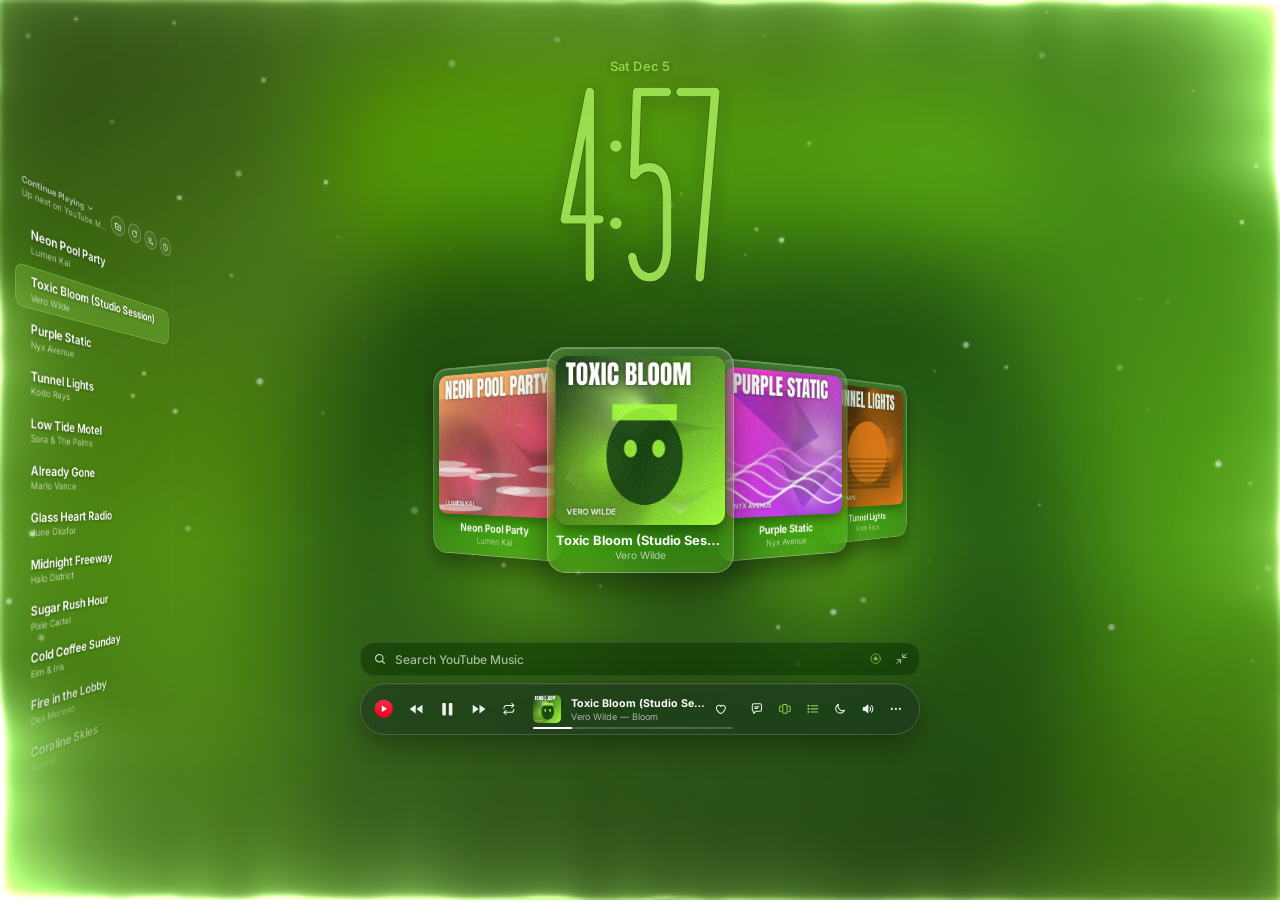
<file: ui/index.html>
<!DOCTYPE html>
<html lang="en">
<head>
<meta charset="utf-8">
<meta name="viewport" content="width=device-width, initial-scale=1">
<meta name="referrer" content="strict-origin-when-cross-origin">
<title>Wallplayer</title>
<link href="fonts/fonts.css" rel="stylesheet">
<style>
:root{
  --accent:255,255,255; --accent2:255,255,255; --clock:rgba(255,255,255,.92);
  --amb:.35; --W:100vw; --H:100vh;
  --glass:rgba(28,28,34,.42); --glass-hi:rgba(255,255,255,.10); --brd:rgba(255,255,255,.16);
  --txt2:rgba(255,255,255,.62); --txt3:rgba(255,255,255,.42);
  --blur:blur(2.2rem) saturate(170%);
}
*{box-sizing:border-box;margin:0;padding:0}
html{font-size:min(calc(var(--W) / 144), calc(var(--H) / 90));background:#000}
body{height:100vh;overflow:hidden;background:#000;color:#fff;-webkit-font-smoothing:antialiased;
  font-family:Inter,-apple-system,"SF Pro Text","Segoe UI Variable Text","Segoe UI",system-ui,sans-serif;user-select:none;-webkit-user-select:none}
button{font:inherit;color:inherit;background:none;border:0;cursor:pointer}
img{display:block}
#app{position:fixed;left:0;top:0;width:var(--W);height:var(--H);overflow:hidden;background:#07070a}
/* portrait screens (a vertical monitor): fill the whole screen, no letterbox */
@media (max-aspect-ratio:5/4){html{font-size:calc(var(--W) / 112)}
  /* stacked top to bottom: clock · cover flow · playlist (flat) · search + player */
  #app #flowWrap{top:31%;height:24%}
  #app #queue{left:50%!important;top:59%!important;width:56rem;height:21%!important;transform:translateX(-50%)}
  #app #queue.off{transform:translateX(-50%) translateY(1rem)}
  #app #dock{top:auto;bottom:5%}}
#rotateHint{display:none;position:fixed;left:0;right:0;bottom:6vh;text-align:center;font:500 13px Inter,system-ui;color:rgba(255,255,255,.45)}

/* ───────── wallpaper ───────── */
#wall,.wl{position:absolute;inset:0}
.wart{background-size:cover;background-position:center;filter:blur(4.5rem) saturate(1.6) brightness(.62);transform:scale(1.4);opacity:0;transition:opacity 1.4s ease}
.wart.on{opacity:1}
#fx{position:absolute;inset:0;width:100%;height:100%;mix-blend-mode:screen;opacity:.9;transition:opacity 1s}
/* power: nothing animates where nobody looks (covered), lyric loops hold still at rest */
#app.asleep *,#app.asleep *::before,#app.asleep *::after{animation-play-state:paused!important}
#app.rest #lyrics2 *,#app.rest .eq i{animation-play-state:paused}
.custom{object-fit:cover;width:100%;height:100%;opacity:0;transition:opacity 1s}
.custom.on{opacity:1}
#ytWrap{position:absolute;inset:0;overflow:hidden;opacity:0;transition:opacity 1.2s ease;pointer-events:none}
#ytWrap.on{opacity:1}
/* hide YouTube's own "more videos" / end-screen tiles: the video fades to the cover behind it */
#ytWrap.yt-hide,#ytWrap.yt-end,#ytAudioWrap.yt-hide{opacity:0!important;transition:opacity .25s ease!important}
#ytWrap iframe,#ytHost{position:absolute;left:50%;top:50%;border:0;pointer-events:none;
  width:calc(max(var(--W), calc(var(--H) * 16 / 9)) * var(--vk,1));height:calc(max(var(--H), calc(var(--W) * 9 / 16)) * var(--vk,1));transform:translate(-50%,-50%) scale(calc(1.2 / var(--vk,1)))}
.shade{background:radial-gradient(120% 90% at 50% 45%,transparent 45%,rgba(0,0,0,.45) 100%),linear-gradient(to bottom,rgba(0,0,0,.18),transparent 25%,transparent 60%,rgba(0,0,0,.35));transition:background .6s}
#app.dim .shade{background:rgba(0,0,0,.5)}
#app.hasCustom #fx,#app.mv #fx{opacity:.25}
/* Background → Desktop wallpaper: the Windows wallpaper of this monitor, optionally blurred */
#deskImg{object-fit:cover;width:100%;height:100%;opacity:0;transition:opacity .8s,filter .3s,transform .3s}
#app.deskbg #deskImg.ok,#app.deskfill #deskImg.ok{opacity:1}
#app.deskbg .custom{opacity:0!important}   /* Desktop wallpaper mode wins over a custom image */
#app.deskbg #fx{opacity:0}
#app.clip #deskImg,#app.clip-mirror #deskImg{opacity:0!important}

/* search: heart on YouTube Music playlist cards (save to the library) */
.rc .ra .csave{position:absolute;left:.4rem;top:.4rem;width:2.5rem;height:2.5rem;background:rgba(0,0,0,.5);-webkit-backdrop-filter:blur(.8rem);backdrop-filter:blur(.8rem);opacity:0;transition:opacity .15s}
.rc:hover .ra .csave,.rc .ra .csave.on{opacity:1}
.rc .ra .csave:hover{background:rgba(0,0,0,.72)}
.rc .ra .csave.on{color:rgb(var(--accent))}
.rc .ra .csave .ico{width:1.35rem;height:1.35rem}
/* mirror (another monitor): same scene, no controls */
#app.mirror #dock,#app.mirror .menu,#app.mirror #toast,#app.mirror #upPill,#app.mirror #upCard,#app.mirror #dropHint,#app.mirror #flowStatus,
#app.mirror #editSheet,#app.mirror #restoreBtn{display:none!important}
#app.mirror,#app.mirror *{pointer-events:none!important}

/* ───────── ambient light ───────── */
#ambient{position:absolute;inset:0;pointer-events:none;z-index:2}
.amb{position:absolute;display:block}
.amb.top,.amb.bottom{left:0;right:0;height:16%}
.amb.top{top:0;background:linear-gradient(to bottom,rgba(var(--accent),calc(var(--amb) * .55)),transparent)}
.amb.bottom{bottom:0;background:linear-gradient(to top,rgba(var(--accent),calc(var(--amb) * .7)),transparent)}
.amb.left,.amb.right{top:0;bottom:0;width:7%}
.amb.left{left:0;background:linear-gradient(to right,rgba(var(--accent2),calc(var(--amb) * .35)),transparent)}
.amb.right{right:0;background:linear-gradient(to left,rgba(var(--accent2),calc(var(--amb) * .35)),transparent)}
.amb.top::before,.amb.bottom::before{content:"";position:absolute;left:0;right:0;height:.35rem;background:rgba(var(--accent),calc(.25 + var(--amb) * .75));
  box-shadow:0 0 1.2rem .3rem rgba(var(--accent),calc(var(--amb) * .9)),0 0 5rem 1.2rem rgba(var(--accent),calc(var(--amb) * .5))}
.amb.top::before{top:0}.amb.bottom::before{bottom:0}
#app.noamb #ambient{opacity:0;transition:opacity .6s}

/* ───────── shared glass ───────── */
.glass{background:var(--glass);-webkit-backdrop-filter:var(--blur);backdrop-filter:var(--blur);border:1px solid var(--brd);
  box-shadow:0 .1rem 0 rgba(255,255,255,.06) inset,0 1.2rem 3.5rem rgba(0,0,0,.35)}
.ico{width:1.7rem;height:1.7rem;display:block;fill:none;stroke:currentColor;stroke-width:1.8;stroke-linecap:round;stroke-linejoin:round}
.ico.f{fill:currentColor;stroke:none}
.widget{transition:opacity .45s ease,transform .45s ease}
#app.bare .widget{opacity:0;pointer-events:none}
#app.bare #lyrics{opacity:0}
#app.bare #aboveBar{opacity:1}
#app.bare #focusBtn{width:3.6rem;height:3.6rem;background:rgba(28,28,34,.42);-webkit-backdrop-filter:var(--blur);backdrop-filter:var(--blur);border:1px solid var(--brd);box-shadow:0 .6rem 2rem rgba(0,0,0,.3);opacity:.7;
  /* move to the horizontal centre of the screen, in the player-bar row */
  transform:translate(calc(var(--W) * .19 - 57rem), 4.8rem)}
#app.bare #focusBtn:hover{opacity:1}
#focusBtn{transition:transform .35s,opacity .25s}

/* ───────── clock ───────── */
#clock{position:absolute;left:50%;top:6.6%;transform:translateX(-50%);z-index:3;display:flex;flex-direction:column;align-items:center;pointer-events:none}
#date{position:relative;font-size:1.45rem;font-weight:600;letter-spacing:.01em;color:var(--clock);opacity:calc(.85 * var(--ckA, 1));margin-bottom:.8rem;transition:color 1.2s;text-shadow:0 .1rem .8rem rgba(0,0,0,.35)}
#clockSvg{position:relative;color:var(--clock);height:23rem;overflow:visible;opacity:calc(.97 * var(--ckA, 1));filter:drop-shadow(0 .3rem 1.1rem rgba(0,0,0,.28)) drop-shadow(0 0 .7rem rgba(var(--accent),.16))}
#clockSvg .ck-rim{stroke:rgba(0,0,0,.2)}
#clockSvg .ck-body{stroke:var(--clock);transition:stroke 1.2s}
#clockSvg .ck-dots circle{fill:var(--clock);stroke:rgba(0,0,0,.2);stroke-width:1;transition:fill 1.2s}

/* ───────── lyrics ───────── */
#lyrics{display:none;position:absolute;left:53%;top:50%;width:27rem;z-index:3;pointer-events:none;transition:opacity .5s}
#lyrics .lprev{font:400 1.3rem/1.1 Anton,Impact,"Arial Narrow",sans-serif;text-transform:uppercase;color:rgba(255,255,255,.55);letter-spacing:.04em;margin-bottom:.8rem;min-height:1.6rem;transition:opacity .4s}
#lyrics .lcur{font:400 3.7rem/1 Anton,Impact,"Arial Narrow",sans-serif;text-transform:uppercase;letter-spacing:.01em}
#lyrics .w{display:inline-block;margin-right:.9rem;padding:0 .25rem;color:transparent;-webkit-text-stroke:.09rem rgba(255,255,255,.62);
  opacity:0;transform:translateY(.5rem);filter:blur(.3rem);transition:opacity .35s,transform .35s,filter .35s,background .15s,color .15s}
#lyrics .w.in{opacity:1;transform:none;filter:none}
#lyrics .w.done{color:rgba(255,255,255,.92);-webkit-text-stroke:0}
#lyrics .w.on{background:#fff;color:#111;-webkit-text-stroke:0}
#app.nolyr #lyrics,#app.searching #lyrics{opacity:0}
/* full-lyrics mode (eye): cover + playlist hidden, big centred lyrics under the clock */
#app.lyricsmode #lyrics{opacity:0}
#lyrics2{--lys:4.4rem;position:absolute;left:50%;top:39%;transform:translateX(-50%);width:46rem;height:34rem;text-align:center;z-index:3;pointer-events:none;opacity:0;transition:opacity .5s}
#app.lyricsmode #lyrics2{opacity:1}
#app.lys-s #lyrics2{--lys:3.4rem}#app.lys-l #lyrics2{--lys:5.6rem}
#app.ly-condensed #lyrics2 .ln,#app.ly-condensed #lyrics2 .al{font-family:Anton,Impact,sans-serif;font-weight:400;letter-spacing:.01em}
#app.ly-serif #lyrics2 .ln,#app.ly-serif #lyrics2 .al{font-family:"Playfair Display",Georgia,serif;font-style:italic;font-weight:600}
#app.ly-clean #lyrics2 .ln,#app.ly-clean #lyrics2 .al{font-family:Inter,system-ui,sans-serif;font-weight:800;letter-spacing:-.02em}
#app.ly-mono #lyrics2 .ln{font-family:"Space Mono",ui-monospace,monospace;font-weight:700;font-size:calc(var(--lys) * .8)}#app.ly-mono #lyrics2 .al{font-family:"Space Mono",ui-monospace,monospace;font-weight:700}
#app.lc-lower #lyrics2 .w2,#app.lc-lower #lyrics2 .aw{text-transform:lowercase}#app.lc-upper #lyrics2 .w2,#app.lc-upper #lyrics2 .aw{text-transform:uppercase}
#lyrics2 .tr2{display:block;max-width:40rem;margin:1.1rem auto 0;font:700 calc(var(--lys) * .34)/1.3 Inter,system-ui,sans-serif;font-style:normal;letter-spacing:0;color:rgba(var(--lyc, 255,255,255),calc(.82 * var(--lyA, 1)));text-transform:none}
/* clock styles */
#clock{transition:opacity .45s}
#app.noclock #clock{opacity:0}
#clockTxt{position:relative;opacity:var(--ckA, 1);display:none;color:var(--clock);white-space:nowrap;line-height:.86;text-shadow:0 .3rem 1.2rem rgba(0,0,0,.25);transition:color 1.2s}
#app.ck-thin #clockSvg,#app.ck-rounded #clockSvg,#app.ck-serif #clockSvg,#app.ck-condensed #clockSvg,#app.ck-mono #clockSvg{display:none}
#app.ck-thin #clockTxt,#app.ck-rounded #clockTxt,#app.ck-serif #clockTxt,#app.ck-condensed #clockTxt,#app.ck-mono #clockTxt{display:block}
#app.ck-thin #clockTxt{font:200 25rem/.84 "Big Shoulders Display","Arial Narrow",sans-serif}
#app.ck-rounded #clockTxt{font:900 15.5rem/.92 Nunito,"Arial Rounded MT Bold",sans-serif;letter-spacing:-.03em}
#app.ck-serif #clockTxt{font:500 16.5rem/.92 "Playfair Display",Georgia,serif;letter-spacing:-.02em}
#app.ck-condensed #clockTxt{font:400 21rem/.9 Anton,Impact,sans-serif;letter-spacing:.01em}
#app.ck-mono #clockTxt{font:700 13rem/.96 "Space Mono",ui-monospace,monospace;letter-spacing:-.06em}
#app.nolyr #lyrics2,#app.searching #lyrics2,#app.bare #lyrics2{opacity:0!important}
#lyrics2 .ln{position:absolute;left:0;right:0;top:0;font:900 var(--lys)/.98 Nunito,"SF Pro Rounded","Arial Rounded MT Bold","Segoe UI Black",system-ui,sans-serif;color:rgba(var(--lyc, 255,255,255),var(--lyA, 1));letter-spacing:-.01em;text-shadow:0 .25rem 1.4rem rgba(0,0,0,calc(.4 * var(--lyA, 1)));transition:opacity .55s,filter .55s,transform .55s}
#lyrics2 .ln.out{opacity:0;filter:blur(.9rem);transform:translateY(-2.4rem)}
#lyrics2 .ln.note{display:flex;flex-direction:column;align-items:center;gap:1.4rem}
#lyrics2 .ln.note .nt{display:block;font:400 calc(var(--lys) * 1.1)/1 Inter,system-ui,sans-serif;animation:notebob 1.8s ease-in-out infinite}
#lyrics2 .ln.note .nd{display:flex;gap:.9rem}
#lyrics2 .ln.note .nd i{width:calc(var(--lys) * .2);height:calc(var(--lys) * .2);border-radius:50%;background:rgba(var(--lyc, 255,255,255),.22);transition:background .35s,transform .35s}
#lyrics2 .ln.note .nd i.on{background:rgba(var(--lyc, 255,255,255),var(--lyA, 1));transform:scale(1.18)}
@keyframes notebob{50%{transform:translateY(-.5rem) rotate(-6deg)}}
.tm{display:flex;align-items:center;gap:.5rem}.tm b{min-width:5.2rem;text-align:center;font-variant-numeric:tabular-nums;cursor:pointer}.tm .chip{min-width:2.6rem}
#lyrics2 .w2{display:block;overflow:clip;overflow-clip-margin:.3em;max-height:calc(var(--lys) * 1.3);opacity:1;transition:max-height .4s ease,opacity .4s,transform .4s,filter .4s}
#lyrics2 .w2.future{max-height:0;opacity:0;transform:translateY(.9rem) scale(.88);filter:blur(.5rem)}
/* words that run into the next one (no space between: Chinese, Japanese…) */
#lyrics2 .w2.j{margin-right:0!important}#lyrics2 .w2.j+.w2{margin-left:0!important}
/* Apple Music-style view */
#app.lfx-apple #lyrics2{--apo:50%;-webkit-mask-image:linear-gradient(transparent,#000 13%,#000 74%,transparent);mask-image:linear-gradient(transparent,#000 13%,#000 74%,transparent)}
#app.lfx-apple.lypos-left #lyrics2,#app.lfx-apple.lypos-right #lyrics2{--apo:0%}
#app.lfx-apple.lypos-center #lyrics2{top:36%;height:26rem;width:52rem}
#app.lfx-apple.editing #lyrics2{-webkit-mask-image:none;mask-image:none;overflow:hidden}
#lyrics2 .ap{position:absolute;left:0;right:0;top:0}
#lyrics2 .al{padding:calc(var(--lys) * .17) 0;font:800 calc(var(--lys) * .66)/1.16 Nunito,"SF Pro Rounded","Arial Rounded MT Bold","Segoe UI Black",system-ui,sans-serif;letter-spacing:-.01em;
  color:rgba(var(--lyc, 255,255,255),var(--lyA, 1));text-shadow:0 .2rem 1.2rem rgba(0,0,0,calc(.35 * var(--lyA, 1)));opacity:.3;filter:blur(calc(var(--dist, 1) * .55px));scale:.96;transform-origin:var(--apo) 50%;
  transition:transform .8s cubic-bezier(.2,.85,.25,1),opacity .55s ease,filter .55s ease,scale .6s cubic-bezier(.2,.85,.25,1)}
#lyrics2 .al.past{opacity:.2}
#lyrics2 .al.on{opacity:1;filter:none;scale:1}
#lyrics2 .al.far{visibility:hidden}
#lyrics2 .aw{display:inline-block;transition:transform .7s cubic-bezier(.2,.85,.25,1),filter .4s}
#lyrics2 .al.on.timed .aw{color:transparent;text-shadow:none;background-image:linear-gradient(90deg,rgba(var(--lyc, 255,255,255),var(--lyA, 1)) 45%,rgba(var(--lyc, 255,255,255),calc(.36 * var(--lyA, 1))) 55%);
  background-size:260% 100%;background-position:calc((1 - var(--f, 0)) * 100%) 0;-webkit-background-clip:text;background-clip:text;padding:.08em 0;margin:-.08em 0}
#lyrics2 .al.on .aw.up{transform:translateY(-.05em)}
#lyrics2 .al.on .aw.em.glow{transform:translateY(-.07em) scale(1.06);filter:drop-shadow(0 0 .22em rgba(var(--lyc, 255,255,255),.55))}
#lyrics2 .al:not(.on):not(.timed) .aw,#lyrics2 .al.on:not(.timed) .aw{color:inherit}
#lyrics2 .atr{margin-top:.25em;font:600 calc(var(--lys) * .3)/1.3 Inter,system-ui,sans-serif;letter-spacing:0;text-transform:none;opacity:.78}
#lyrics2 .al.dots{display:flex;gap:calc(var(--lys) * .17);align-items:center;justify-content:var(--apj, center);height:calc(var(--lys) * .9);opacity:0}
#app.lypos-left #lyrics2 .al.dots,#app.lypos-right #lyrics2 .al.dots{--apj:flex-start}
#lyrics2 .al.dots.on{opacity:1;animation:apbreathe 2.6s ease-in-out infinite}
#lyrics2 .al.dots.on.end{animation:none;scale:.6;opacity:0;transition:scale .4s,opacity .4s}
#lyrics2 .al.dots i{width:calc(var(--lys) * .17);height:calc(var(--lys) * .17);border-radius:50%;background:rgba(var(--lyc, 255,255,255),calc(.3 * var(--lyA, 1)));transition:background .5s}
#lyrics2 .al.dots i.on{background:rgba(var(--lyc, 255,255,255),var(--lyA, 1))}
@keyframes apbreathe{0%,100%{scale:.92}50%{scale:1.08}}
#lyrics2 .w2.gone{max-height:0;opacity:0;transform:translateY(-.9rem) scale(.94);filter:blur(.7rem)}

/* ───────── playlist (left, text-only, tilted toward the centre) ───────── */
#queue{position:absolute;left:1.6%;top:19%;width:26rem;height:72%;z-index:4;transform:perspective(52rem) rotateY(33deg);transform-origin:left center;transition:opacity .45s,transform .45s}
#queue.off{opacity:0;pointer-events:none;transform:perspective(52rem) rotateY(33deg) translateX(-1.5rem)}
.qhead{display:flex;align-items:center;gap:.8rem;padding:0 .2rem;margin-bottom:2.2rem}
.qt{flex:1;min-width:0;cursor:pointer}
.qt b{display:flex;align-items:center;gap:.35rem;font-size:1.75rem;font-weight:700;text-shadow:0 .1rem .8rem rgba(0,0,0,.45)}
.qt b .ico{width:1.3rem;height:1.3rem;transition:transform .3s}
#queue.collapsed .qt b .ico{transform:rotate(-90deg)}
.qt span{display:block;font-size:1.08rem;color:var(--txt2);white-space:nowrap;overflow:hidden;text-overflow:ellipsis;margin-top:.15rem}
.qbtns{display:flex;gap:.6rem;flex:none}.qbtn.on{background:rgba(255,255,255,.9);color:#111;border-color:transparent}
.qbtn{width:2.5rem;height:2.5rem;border-radius:50%;display:grid;place-items:center;border:1px solid rgba(255,255,255,.28);background:rgba(255,255,255,.06);flex:none;transition:background .2s,transform .4s}
.qbtn:hover{background:rgba(255,255,255,.16)}
.qbtn.spin{transform:rotate(360deg)}
.qbtn .ico{width:1.3rem;height:1.3rem}
#qlist{list-style:none;height:calc(100% - 6rem);overflow-y:auto;padding-right:1.4rem;padding-left:1.4rem;margin-left:-1.4rem;   /* room for the rows' rounded highlight, which reaches .7rem past the text */
  border-right:1px solid rgba(255,255,255,.28);scrollbar-width:none;
  -webkit-mask-image:linear-gradient(to bottom,#000 78%,transparent);mask-image:linear-gradient(to bottom,#000 78%,transparent);transition:opacity .3s}
#qlist::-webkit-scrollbar{display:none}
#queue.collapsed #qlist{opacity:0;pointer-events:none}
.qi{padding:.75rem .7rem;margin:0 -.7rem .55rem;border-radius:1.1rem;cursor:pointer;transition:background .2s}
.qi:hover{background:rgba(255,255,255,.08)}
.qi b{display:block;font-size:1.5rem;font-weight:600;white-space:nowrap;overflow:hidden;text-overflow:ellipsis;text-shadow:0 .1rem .6rem rgba(0,0,0,.45)}
.qi span{display:block;font-size:1.12rem;color:var(--txt2);margin-top:.2rem;white-space:nowrap;overflow:hidden;text-overflow:ellipsis}
.qi.cur{background:rgba(var(--accent),.28);box-shadow:0 0 0 1px rgba(var(--accent),.45) inset}
.qi .eq{display:none}
/* queue items: drag handle, play next, remove (shown on hover) */
.qi{display:flex;align-items:center;gap:.4rem;position:relative}
.qi .qm{flex:1;min-width:0}
.qi .qg{flex:none;width:1.6rem;margin-left:-.5rem;display:grid;place-items:center;opacity:0;cursor:grab;color:var(--txt2);transition:opacity .2s;touch-action:none}
.qi .qg .ico{width:1.5rem;height:1.5rem}
.qi .qx{flex:none;display:flex;gap:.35rem;opacity:0;transition:opacity .2s}
.qi:hover .qg,.qi:hover .qx{opacity:1}
.qi .qx button{width:2.3rem;height:2.3rem;border-radius:50%;display:grid;place-items:center;background:rgba(255,255,255,.1);border:1px solid rgba(255,255,255,.2)}
.qi .qx button:hover{background:rgba(255,255,255,.22)}
.qi .qx .ico{width:1.2rem;height:1.2rem}
.qi.lift{opacity:.45}
.qi.dropb::before,.qi.dropa::after{content:"";position:absolute;left:.4rem;right:.4rem;height:.22rem;border-radius:.2rem;background:rgb(var(--accent));box-shadow:0 0 .8rem rgba(var(--accent),.8)}
.qi.dropb::before{top:-.4rem}.qi.dropa::after{bottom:-.4rem}
#qlist.reorder,#qlist.reorder *{cursor:grabbing!important;user-select:none}
.qempty{font-size:1.15rem;color:var(--txt2);padding:.4rem 0}
.eq{display:inline-flex;gap:.18rem;align-items:flex-end;height:1.1rem}
.eq i{display:block;width:.22rem;height:30%;background:#fff;border-radius:.1rem;animation:eq .9s ease-in-out infinite}
.eq i:nth-child(2){animation-delay:-.3s}.eq i:nth-child(3){animation-delay:-.6s}
@keyframes eq{0%,100%{height:25%}50%{height:100%}}

/* ───────── glass cover flow (centre) ───────── */
#flowWrap{position:absolute;left:0;right:0;top:38.6%;height:29.4%;z-index:5;pointer-events:none}
#flowLabel{position:absolute;left:50%;top:-2.5rem;transform:translateX(-50%);display:flex;align-items:center;gap:.5rem;font-size:1.15rem;font-weight:700;color:rgba(255,255,255,.85);opacity:0;transition:opacity .3s;white-space:nowrap;text-shadow:0 .1rem .6rem rgba(0,0,0,.4)}
#flowLabel .pi{width:1.6rem;height:1.6rem}
#flowLabel small{font-weight:500;color:var(--txt2)}
#flowLabel{display:none}
#flow{position:absolute;inset:0;perspective:62rem;perspective-origin:50% 45%}  /* no preserve-3d: cards stack by z-index (centre on top, then outward) */
.fc{position:absolute;left:50%;top:0;width:21rem;margin-left:-10.5rem;padding:.9rem .9rem 1.15rem;border-radius:2.1rem;pointer-events:auto;cursor:pointer;
  background:linear-gradient(180deg,rgba(255,255,255,.17),rgba(var(--accent),.16) 72%,rgba(var(--accent),.24));
  -webkit-backdrop-filter:blur(1.8rem) saturate(160%);backdrop-filter:blur(1.8rem) saturate(160%);border:1px solid rgba(255,255,255,.28);
  box-shadow:0 .1rem 0 rgba(255,255,255,.25) inset,0 1.6rem 3.6rem rgba(0,0,0,.45);
  transition:transform .55s cubic-bezier(.2,.8,.2,1),opacity .45s,filter .45s;will-change:transform}
.fc .fa{position:relative;aspect-ratio:1;border-radius:1.35rem;overflow:hidden;background:rgba(255,255,255,.08);box-shadow:0 .6rem 1.6rem rgba(0,0,0,.35)}
.fc .fa img{width:100%;height:100%;object-fit:cover}
.fc b{display:block;font-size:1.45rem;font-weight:700;text-align:center;margin-top:.9rem;white-space:nowrap;overflow:hidden;text-overflow:ellipsis}
.fc span{display:block;font-size:1.15rem;color:var(--txt2);text-align:center;margin-top:.2rem;white-space:nowrap;overflow:hidden;text-overflow:ellipsis}
.fc .open{position:absolute;right:.6rem;top:.6rem;width:2.6rem;height:2.6rem;border-radius:50%;display:grid;place-items:center;opacity:0;transition:opacity .25s;background:rgba(0,0,0,.45);-webkit-backdrop-filter:blur(1rem);backdrop-filter:blur(1rem)}
.fc.c:hover .open{opacity:1}
.fc .open .ico{width:1.3rem;height:1.3rem}
.fc .pl{position:absolute;left:50%;top:50%;width:4.4rem;height:4.4rem;margin:-2.2rem 0 0 -2.2rem;border-radius:50%;display:grid;place-items:center;background:rgba(0,0,0,.4);-webkit-backdrop-filter:blur(1rem);backdrop-filter:blur(1rem);opacity:0;transform:scale(.85);transition:.25s}
.fc.c:hover .pl{opacity:1;transform:none}
.fc .pl .ico{width:1.9rem;height:1.9rem}
#flowStatus{position:absolute;left:50%;bottom:-1.6rem;transform:translate(-50%,.4rem);display:flex;align-items:center;gap:.55rem;padding:.5rem 1rem;border-radius:1.4rem;font-size:1rem;font-weight:600;white-space:nowrap;opacity:0;transition:.3s;z-index:30}
#flowStatus.on{opacity:1;transform:translate(-50%,0)}
#flowStatus .pi{width:1.5rem;height:1.5rem}
#app.lyricsmode #flowWrap,#app.searching.lyricsmode #flowWrap{opacity:0;pointer-events:none}
#flowWrap{transition:opacity .45s}
.fempty{position:absolute;left:50%;top:40%;transform:translateX(-50%);font-size:1.3rem;color:var(--txt2);white-space:nowrap}

/* ───────── search field + player bar (centred, same width) ───────── */
#dock{position:absolute;left:50%;top:71.3%;width:63rem;transform:translateX(-50%);z-index:6;display:flex;flex-direction:column;gap:.8rem}
#searchBox{height:3.9rem;border-radius:1.6rem;display:flex;align-items:center;gap:.9rem;padding:0 .6rem 0 1.4rem;background:rgba(14,15,20,.34);
  -webkit-backdrop-filter:blur(1.6rem) saturate(150%);backdrop-filter:blur(1.6rem) saturate(150%);border:1px solid rgba(255,255,255,.08);transition:background .25s,border-color .25s}
#searchBox:focus-within{background:rgba(14,15,20,.5);border-color:rgba(255,255,255,.18)}
#sIco .ico{width:1.55rem;height:1.55rem;color:rgba(255,255,255,.85)}
#q{flex:1;min-width:0;background:none;border:0;outline:0;color:#fff;font:500 1.35rem Inter,system-ui,sans-serif;caret-color:rgb(var(--accent));user-select:text;-webkit-user-select:text}
#q::placeholder{color:rgba(255,255,255,.62)}
.sbtns{display:flex;gap:.1rem;opacity:.75;transition:opacity .2s}
#qClear{display:none;width:2.2rem;height:2.2rem;margin-right:-.3rem;background:rgba(255,255,255,.16);color:rgba(255,255,255,.85)}
#qClear .ico{width:1.2rem;height:1.2rem;stroke-width:2.4}
#qClear:hover{background:rgba(255,255,255,.28);color:#fff}
#searchBox:has(#q:not(:placeholder-shown)) #qClear{display:grid}
#searchBox:hover .sbtns{opacity:1}
.sbtns .b{width:2.8rem;height:2.8rem}
.sbtns .b .ico{width:1.5rem;height:1.5rem}
#bar{position:relative;display:flex;align-items:center;height:5.8rem;padding:0 1.15rem 0 1rem;border-radius:2.9rem;gap:.35rem;background:rgba(36,38,46,.5)}
.b{width:3.2rem;height:3.2rem;border-radius:50%;display:grid;place-items:center;flex:none;color:rgba(255,255,255,.92);transition:background .2s,transform .15s,color .3s}
.b:hover{background:rgba(255,255,255,.1)}
.b:active{transform:scale(.92)}
.b .ico{width:1.75rem;height:1.75rem}
.b.sm{width:2.8rem;height:2.8rem}
.b.sm .ico{width:1.55rem;height:1.55rem}
.b.on{color:rgb(var(--accent))}
#prevBtn .ico,#nextBtn .ico{width:2.05rem;height:2.05rem}
#playBtn .ico{width:2.1rem;height:2.1rem}
#platBtn .pi{width:2.2rem;height:2.2rem}
#np{flex:1;min-width:0;position:relative;height:100%;display:flex;align-items:center;gap:.2rem;margin:0 .9rem 0 1rem}
#npArt{width:3.2rem;height:3.2rem;border-radius:.55rem;object-fit:cover;flex:none;background:rgba(255,255,255,.12) center/1.5rem no-repeat;margin-right:.9rem}
#npArt.none{background-image:url("data:image/svg+xml,%3Csvg xmlns='http://www.w3.org/2000/svg' viewBox='0 0 24 24' fill='none' stroke='white' stroke-width='1.8' stroke-linecap='round'%3E%3Cpath d='M9 18V5l11-2v13'/%3E%3Ccircle cx='6' cy='18' r='3'/%3E%3Ccircle cx='17' cy='16' r='3'/%3E%3C/svg%3E")}
.npt{min-width:0;flex:1}
.npt b{display:block;font-size:1.2rem;font-weight:700;white-space:nowrap;overflow:hidden;text-overflow:ellipsis}
.npt span{display:block;font-size:1.02rem;color:var(--txt2);white-space:nowrap;overflow:hidden;text-overflow:ellipsis;margin-top:.1rem}
#prog{position:absolute;left:0;right:0;bottom:.2rem;height:1rem;cursor:pointer;display:flex;align-items:center}
#prog::before{content:"";position:absolute;left:0;right:0;height:.2rem;border-radius:.2rem;background:rgba(255,255,255,.2)}
#prog i{position:absolute;left:0;height:.2rem;border-radius:.2rem;background:#fff;width:0}
#prog:hover::before,#prog:hover i{height:.36rem}
#restoreBtn{position:absolute;left:50%;top:78%;transform:translate(-50%,0);width:3.8rem;height:3.8rem;border-radius:50%;display:grid;place-items:center;z-index:8;opacity:0;pointer-events:none;transition:opacity .3s}
#app.bare #restoreBtn{opacity:.7;pointer-events:auto}
#app.bare #restoreBtn:hover{opacity:1}
#restoreBtn .ico{width:1.7rem;height:1.7rem}
#app.bare #dock{opacity:0;pointer-events:none}
#searchBox,#bar{transition:opacity .35s,transform .35s}
#app.hide-bar #bar{opacity:0;pointer-events:none;transform:translateY(.6rem)}
#app.hide-search #searchBox{opacity:0;pointer-events:none;transform:translateY(.6rem)}
#app.hide-flow #flowWrap{opacity:0!important;pointer-events:none}
/* hidden parts must not catch clicks (cover-flow cards re-enable pointer events on themselves) */
#app.bare .widget,#app.bare .widget *,#app.bare #dock *,#app.hide-flow #flowWrap *,#app.hide-bar #bar *,#app.hide-search #searchBox *,
#app.lyricsmode #flowWrap *,#app.searching #flowWrap *,#queue.off,#queue.off *,
#app.editing #flowWrap *,#app.editing #queue *,#app.editing #dock *{pointer-events:none!important}
#app.bare .widget,#app.hide-flow #flowWrap,#app.lyricsmode #flowWrap,#app.searching #flowWrap,#app.editing #flowWrap{visibility:hidden;transition:opacity .45s,visibility 0s .45s}
.sw{display:flex;flex-wrap:wrap;gap:.6rem;padding:.3rem .8rem .7rem}
.swc{display:flex;flex-direction:column;align-items:center;gap:.25rem;width:4.4rem}
.swc i{width:3.2rem;height:3.2rem;border-radius:50%;background:var(--c);box-shadow:0 0 0 1px rgba(255,255,255,.18),0 .4rem 1rem rgba(0,0,0,.3);transition:box-shadow .2s}
.swc.on i{box-shadow:0 0 0 .22rem #fff,0 .4rem 1rem rgba(0,0,0,.3)}
.swc small{font-size:.98rem;font-weight:700}
.swc em{font-style:normal;font-size:.8rem;color:var(--txt3);min-height:1rem}
.keys{display:grid;grid-template-columns:auto 1fr;gap:.45rem 1rem;padding:.3rem .8rem .6rem;font-size:1.05rem;color:var(--txt2)}
.keybind{display:flex;gap:.8rem;align-items:center}.kbtn{flex:1;text-align:left;padding:.6rem 1rem;border-radius:.9rem;background:rgba(255,255,255,.1);border:1px solid rgba(255,255,255,.16);font:700 1.1rem Inter,system-ui;color:#fff}.kbtn:hover{background:rgba(255,255,255,.18)}.kbtn.rec{background:rgba(var(--accent),.35);border-color:rgba(var(--accent),.9)}
.keys kbd{justify-self:start;font:700 .95rem Inter,system-ui;color:#fff;background:rgba(255,255,255,.12);border:1px solid rgba(255,255,255,.18);border-radius:.5rem;padding:.12rem .5rem;min-width:1.9rem;text-align:center}
#dock{transition:opacity .4s}
/* choose the video on the desktop: the song's own, or another one by the same artist */
#mvPick{display:none;justify-content:center;gap:.7rem;margin-bottom:-.2rem;position:relative}
#mvPick.on{display:flex}
#mvPick button{width:.9rem;height:.9rem;border-radius:50%;background:rgba(255,255,255,.35);box-shadow:0 0 0 1px rgba(0,0,0,.15);transition:transform .2s,background .2s}
#mvPick button:hover{transform:scale(1.35);background:rgba(255,255,255,.75)}
#mvPick button.on{background:#fff;transform:scale(1.25)}
#mvPick .tip{position:absolute;bottom:1.8rem;left:50%;transform:translateX(-50%);padding:.4rem .9rem;border-radius:1rem;font-size:1.05rem;font-weight:600;white-space:nowrap;max-width:36rem;overflow:hidden;text-overflow:ellipsis;opacity:0;pointer-events:none;transition:opacity .2s}
#mvPick:hover .tip{opacity:1}
#app.mirror #mvPick,#app.bare #mvPick,#app.lyricsmode #mvPick,#app.searching #mvPick{display:none!important}
.rem{font-size:1rem;color:var(--txt3)}
/* search panel (above the search field) */
#results{position:absolute;left:0;right:0;bottom:calc(100% + .8rem);max-height:41rem;overflow-y:auto;scrollbar-width:none;border-radius:2.2rem;padding:1.4rem 1.4rem 1rem;background:rgba(24,25,30,.55);
  opacity:0;transform:translateY(1rem) scale(.985);transform-origin:bottom center;pointer-events:none;transition:opacity .3s,transform .35s cubic-bezier(.2,.8,.2,1)}
#results::-webkit-scrollbar{display:none}
#app.searching #results{opacity:1;transform:none;pointer-events:auto}
#app.searching #flowWrap{opacity:0!important;pointer-events:none}
.rlabel{font-size:1.3rem;font-weight:700;margin:0 0 .9rem .2rem;display:flex;align-items:center;gap:.5rem}
.rlabel .pi{width:1.6rem;height:1.6rem}
.rlabel small{font-size:1rem;font-weight:500;color:var(--txt3)}
.rtabs{display:flex;gap:.6rem;margin:0 0 1.2rem .1rem}.rtabs:empty{display:none}.rtabs button{padding:.55rem 1.4rem;border-radius:2rem;background:rgba(255,255,255,.08);font-size:1.15rem;font-weight:700;color:var(--txt2);transition:.2s}.rtabs button:hover{background:rgba(255,255,255,.16);color:var(--txt)}.rtabs button.on{background:#fff;color:#111}.rtabs small{opacity:.6;font-weight:600;margin-left:.3rem}
.rgrid{display:flex;flex-wrap:wrap;gap:1.4rem 1.1rem;margin-bottom:1.3rem}
.rsug{display:flex;gap:.6rem;flex-wrap:wrap;margin:0 0 1.1rem .1rem}.rsug:empty{display:none}.rsug button{padding:.5rem 1.1rem;border-radius:2rem;background:rgba(255,255,255,.1);font-size:1.1rem;font-weight:600;color:var(--txt);transition:.2s}.rsug button:hover{background:rgba(255,255,255,.2)}
.rc.art .ra{border-radius:50%}.rc.art b,.rc.art span{text-align:center}.rc.busy{opacity:.5;pointer-events:none}
.rrow{display:flex;gap:1.1rem;overflow-x:auto;scrollbar-width:none;padding-bottom:.3rem;margin-bottom:1.3rem;min-height:2rem}
.rrow::-webkit-scrollbar{display:none}
.rrow,.ecolors{cursor:grab}.rrow.dragging,.ecolors.dragging{cursor:grabbing;user-select:none}.rrow img,.ecolors img,#flow img{-webkit-user-drag:none;user-select:none}#flowWrap.dragging,#flowWrap.dragging *{cursor:grabbing!important}#qlist.dragging,#qlist.dragging *{cursor:grabbing!important;user-select:none}
.rc{flex:none;width:10.2rem;cursor:pointer}
.rc .ra{position:relative;width:10.2rem;height:10.2rem;border-radius:1.1rem;overflow:hidden;background:rgba(255,255,255,.08);box-shadow:0 .5rem 1.4rem rgba(0,0,0,.3)}
.rc .ra img{width:100%;height:100%;object-fit:cover;transition:transform .35s}
.rc:hover .ra img{transform:scale(1.06)}
.rc .pl{position:absolute;right:.6rem;bottom:.6rem;width:2.8rem;height:2.8rem;border-radius:50%;display:grid;place-items:center;background:rgba(0,0,0,.45);-webkit-backdrop-filter:blur(.8rem);backdrop-filter:blur(.8rem);opacity:0;transform:scale(.8);transition:.25s}
.rc:hover .pl,.rc.sel .pl{opacity:1;transform:none}
.rc .pl .ico{width:1.3rem;height:1.3rem}
.rc.sel .ra{box-shadow:0 0 0 .2rem rgba(var(--accent),.9),0 .5rem 1.4rem rgba(0,0,0,.3)}
.rc b{display:block;font-size:1.12rem;font-weight:700;margin-top:.55rem;white-space:nowrap;overflow:hidden;text-overflow:ellipsis}
.rc span{display:block;font-size:.98rem;color:var(--txt2);white-space:nowrap;overflow:hidden;text-overflow:ellipsis}
.srow{display:flex;align-items:center;gap:1rem;padding:.5rem .6rem;border-radius:1rem;cursor:pointer;transition:background .15s}
.srow:hover,.srow.sel{background:rgba(255,255,255,.1)}
.srow img{width:3.8rem;height:3.8rem;border-radius:.6rem;object-fit:cover;flex:none;background:rgba(255,255,255,.08)}
.srow .tx{flex:1;min-width:0}
.srow b{display:block;font-size:1.2rem;font-weight:700;white-space:nowrap;overflow:hidden;text-overflow:ellipsis}
.srow span{display:block;font-size:1rem;color:var(--txt2);white-space:nowrap;overflow:hidden;text-overflow:ellipsis}
.srow em{font-style:normal;font-size:1rem;color:var(--txt3);flex:none}
.srow .qa{display:flex;gap:.2rem;flex:none;opacity:.45;transition:opacity .15s}
.rc .ra .qa{position:absolute;left:.4rem;top:.4rem;display:flex;gap:.25rem;opacity:0;transition:opacity .15s}
.rc:hover .ra .qa,.rc.sel .ra .qa{opacity:1}
.rc .ra .qa .b{width:2.5rem;height:2.5rem;background:rgba(0,0,0,.5);-webkit-backdrop-filter:blur(.8rem);backdrop-filter:blur(.8rem)}
.rc .ra .qa .b:hover{background:rgba(0,0,0,.72)}
.rc .ra .qa .ico{width:1.35rem;height:1.35rem}
.srow:hover .qa,.srow.sel .qa{opacity:1}
.srow .qa .b{width:2.6rem;height:2.6rem}
.srow .qa .b:hover{background:rgba(255,255,255,.14)}
#rCols:empty{display:none}
.rc.col .ra{border-radius:1.1rem}
.rempty{font-size:1.1rem;color:var(--txt3);padding:.4rem .2rem}
.skel{flex:none;width:10.2rem;height:12.6rem;border-radius:1.1rem;background:linear-gradient(90deg,rgba(255,255,255,.06),rgba(255,255,255,.12),rgba(255,255,255,.06));background-size:200% 100%;animation:sk 1.2s linear infinite}
@keyframes sk{to{background-position:-200% 0}}
.rcta{display:flex;align-items:center;gap:.9rem;padding:.7rem .9rem;margin:-.2rem 0 1.1rem;border-radius:1.2rem;background:rgba(255,255,255,.08);font-size:1.08rem;color:var(--txt2)}
.rcta .pi{width:2rem;height:2rem;flex:none}
.rcta span{flex:1}
/* glass words / glass clock: live backdrop blur clipped to the glyph shapes */
#lyrics2 .gw{display:inline-block;padding:.24em .12em;margin:-.24em -.12em}
#clockGlass{position:absolute;left:0;top:0;display:none;pointer-events:none;-webkit-mask-repeat:no-repeat;mask-repeat:no-repeat;-webkit-mask-size:100% 100%;mask-size:100% 100%;
  -webkit-backdrop-filter:var(--ckBF);backdrop-filter:var(--ckBF);background:linear-gradient(180deg,rgba(255,255,255,var(--glHi)),rgba(255,255,255,0) 58%,rgba(255,255,255,calc(var(--glHi) * .55))),rgba(var(--ckTint),var(--ckTintA));opacity:var(--ckA, 1)}
#app.ckglass #clockGlass{display:block}
#app.ckglass #clockSvg{filter:drop-shadow(0 .2rem .8rem rgba(0,0,0,.22))}
#app.ckglass #clockTxt{color:transparent;-webkit-text-stroke:max(1px, .006em) rgba(255,255,255,.7);text-shadow:none}
#app.lyglass #lyrics2 .ln{text-shadow:none;animation:none}
#app.lyglass #lyrics2 .w2{opacity:1!important;filter:none!important}
#app.lyglass #lyrics2 .gw,#app.lyglass #lyrics2 .c2{color:transparent!important;-webkit-text-stroke:max(1px, .014em) rgba(255,255,255,.62);
  -webkit-backdrop-filter:var(--lyBF);backdrop-filter:var(--lyBF);background:linear-gradient(180deg,rgba(255,255,255,var(--lyHi)),rgba(255,255,255,0) 62%,rgba(255,255,255,calc(var(--lyHi) * .5))),rgba(var(--lyc),var(--lyTintA));
  -webkit-mask:linear-gradient(transparent,transparent) no-repeat;mask:linear-gradient(transparent,transparent) no-repeat;transition:opacity .35s}
#app.lyglass #lyrics2 .gw{opacity:var(--lyA)}
#app.lyglass.lfx-stack #lyrics2 .w2.future .gw,#app.lyglass.lfx-stack #lyrics2 .w2.gone .gw{opacity:0}
#app.lyglass.lfx-line #lyrics2 .w2 .gw{opacity:calc(.35 * var(--lyA))}
#app.lyglass.lfx-bounce #lyrics2 .w2 .gw{opacity:0}
#app.lyglass.lfx-glow #lyrics2 .w2 .gw{opacity:calc(.6 * var(--lyA))}
#app.lyglass #lyrics2 .w2.sung .gw,#app.lyglass #lyrics2 .w2.cur .gw{opacity:var(--lyA)}
#app.lyglass #lyrics2 .c2{display:inline-block;padding:.24em 0;margin:-.24em 0;opacity:0}
#app.lyglass #lyrics2 .c2.on{opacity:var(--lyA)}
/* iPhone-style lock-screen editor (clock & lyrics: font, weight, colour, tone, opacity, glass) */
#clockSvg,#clockTxt{pointer-events:auto;cursor:pointer}
#app.noclock:not(.editing) #clockSvg,#app.noclock:not(.editing) #clockTxt,#app.bare:not(.editing) #clockSvg,#app.bare:not(.editing) #clockTxt{pointer-events:none}
#editSheet{position:absolute;left:50%;bottom:2.2rem;width:52rem;transform:translate(-50%,3rem);opacity:0;pointer-events:none;z-index:30;border-radius:2.8rem;padding:1.2rem 1.6rem 1.5rem;
  background:rgba(30,31,37,.64);transition:opacity .3s,transform .45s cubic-bezier(.2,.8,.2,1)}
#app.editing #editSheet{opacity:1;transform:translate(-50%,0);pointer-events:auto}
#app.editing #dock,#app.editing #flowWrap,#app.editing #queue,#app.editing #restoreBtn,#app.editing #flowLabel{opacity:0!important;pointer-events:none!important}
#app.editing #lyrics2{opacity:1!important;pointer-events:auto;cursor:pointer}
#app.editing.noclock #clock{opacity:.45}
#app.editing #clock,#app.editing #lyrics2{border-radius:2.4rem;outline:.15rem solid rgba(255,255,255,.3);outline-offset:1.1rem;transition:outline-color .25s,background .25s,opacity .5s}
#app.editing #clock{pointer-events:auto;cursor:pointer}
#app.editing.ed-clock #clock,#app.editing.ed-lyrics #lyrics2{outline:.22rem solid rgba(255,255,255,.95);background:rgba(255,255,255,.06)}
.ehead{display:flex;align-items:center;gap:1rem;margin-bottom:1.1rem}
.ehead h3{flex:1;text-align:center;font-size:1.35rem;font-weight:700;letter-spacing:.01em}
.eseg{display:flex;padding:.25rem;border-radius:1.4rem;background:rgba(255,255,255,.1);gap:.2rem}
.eseg button{padding:.5rem 1.2rem;border-radius:1.15rem;font-size:1.1rem;font-weight:600;color:var(--txt2);display:flex;align-items:center;gap:.5rem;transition:background .2s,color .2s}
.eseg button.on{background:rgba(255,255,255,.9);color:#111}
.edone{padding:.55rem 1.3rem;border-radius:1.4rem;background:rgba(255,255,255,.16);font-size:1.15rem;font-weight:700}
.edone:hover{background:rgba(255,255,255,.26)}
.etiles{display:grid;grid-template-columns:repeat(7,1fr);gap:.7rem;margin-bottom:1rem}
.etile{height:6.4rem;border-radius:1.5rem;background:rgba(255,255,255,.08);display:grid;place-items:center;border:.15rem solid transparent;transition:background .15s,border-color .15s;overflow:hidden;color:#fff}
.etile:hover{background:rgba(255,255,255,.14)}
.etile.on{background:rgba(255,255,255,.2);border-color:rgba(255,255,255,.9)}
.etile svg{height:3.6rem;overflow:visible}
.etile span{line-height:1;white-space:nowrap}
.erow{display:flex;align-items:center;gap:1rem;margin:.55rem 0}
.erow>label{width:6.4rem;flex:none;font-size:1.05rem;font-weight:600;color:var(--txt2)}
.erow>b{width:4rem;flex:none;text-align:right;font-size:1.05rem;font-weight:600;color:var(--txt2)}
.erow .ea{font-weight:300;font-size:1.1rem;color:var(--txt2);width:1.4rem;text-align:center}
.erow .ea.big{font-weight:900;font-size:1.6rem}
.erow.off{opacity:.35;pointer-events:none}
.emat{display:grid;grid-template-columns:1fr 1fr;gap:.7rem;margin:.9rem 0 1rem}
.emat button{display:flex;align-items:center;justify-content:center;gap:.8rem;height:4.4rem;border-radius:1.4rem;background:rgba(255,255,255,.08);border:.15rem solid transparent;font-size:1.15rem;font-weight:700;transition:background .15s,border-color .15s}
.emat button.on{background:rgba(255,255,255,.18);border-color:rgba(255,255,255,.9)}
.emat i{width:2.2rem;height:2.2rem;border-radius:50%;display:block}
.emat .isolid{background:rgb(var(--prev, 255,255,255))}
.emat .iglass{background:linear-gradient(150deg,rgba(255,255,255,.7),rgba(255,255,255,.08) 55%,rgba(255,255,255,.35));box-shadow:inset 0 0 0 .12rem rgba(255,255,255,.75),0 .2rem .6rem rgba(0,0,0,.25)}
.ecolors{display:flex;gap:.75rem;overflow-x:auto;scrollbar-width:none;padding:.4rem .3rem .6rem;margin:0 -.3rem}
.ecolors::-webkit-scrollbar{display:none}
.ec{position:relative;flex:none;width:3.2rem;height:3.2rem;border-radius:50%;box-shadow:inset 0 0 0 .1rem rgba(255,255,255,.25);transition:transform .15s}
.ec:hover{transform:scale(1.08)}
.ec.on::after{content:"";position:absolute;inset:-.42rem;border-radius:50%;border:.2rem solid #fff}
.ec.auto{background:conic-gradient(from 0deg,#ff3b30,#ffcc00,#34c759,#32ade6,#5856d6,#ff2d55,#ff3b30)}
.ec.auto em{position:absolute;inset:.42rem;border-radius:50%;background:var(--c)}
.ec.alb::before{content:"";position:absolute;right:-.1rem;bottom:-.1rem;width:1rem;height:1rem;border-radius:50%;background:#fff;box-shadow:0 0 0 .15rem rgba(30,31,37,.9);
  -webkit-mask:url("data:image/svg+xml,%3Csvg xmlns='http://www.w3.org/2000/svg' viewBox='0 0 10 10'%3E%3Ccircle cx='5' cy='5' r='5'/%3E%3C/svg%3E")}
.ec.cust{background:conic-gradient(#ff3b30,#ffcc00,#34c759,#32ade6,#5856d6,#ff2d55,#ff3b30);display:grid;place-items:center}
.ec.cust em{width:2.3rem;height:2.3rem;border-radius:50%;background:var(--c, rgba(30,31,37,.95));display:grid;place-items:center;font-style:normal;font-size:1.6rem;font-weight:400;line-height:1}
.ec input{position:absolute;inset:0;opacity:0;cursor:pointer;width:100%;height:100%}
.ehint{font-size:1rem;color:var(--txt3);margin:-.2rem 0 .4rem .2rem}
.ios{-webkit-appearance:none;appearance:none;flex:1;height:2.6rem;background:transparent;cursor:pointer;margin:0}
.ios::-webkit-slider-runnable-track{height:var(--th, .5rem);border-radius:1rem;background:var(--tr, rgba(255,255,255,.22))}
.ios::-webkit-slider-thumb{-webkit-appearance:none;width:2.3rem;height:2.3rem;border-radius:50%;background:#fff;margin-top:calc((var(--th, .5rem) - 2.3rem) / 2);box-shadow:0 .15rem .6rem rgba(0,0,0,.35),0 0 0 .05rem rgba(0,0,0,.08)}
.ios.thick{--th:1.6rem}
/* volume popover */
#volPop{right:0;bottom:6.4rem;width:26rem;padding:1rem 1.2rem 1.1rem;transform-origin:bottom right}
.vlabel{font-size:1rem;font-weight:600;color:var(--txt2);margin:0 0 .5rem .2rem}
.vrow{display:flex;align-items:center;gap:.8rem}
.vrow input[type=range]{flex:1;accent-color:rgb(var(--accent));height:2rem}
.vrow b{font-size:1.1rem;min-width:3.8rem;text-align:right}
/* clock positions */
#app.ckpos-tl #clock{left:4%;top:4.5%;transform:none;align-items:flex-start}
#app.ckpos-tr #clock{left:auto;right:4%;top:4.5%;transform:none;align-items:flex-end}
#app.ckpos-bl #clock{left:4%;top:auto;bottom:5%;transform:none;align-items:flex-start}
#app.ckpos-br #clock{left:auto;right:4%;top:auto;bottom:5%;transform:none;align-items:flex-end}
#app.ckpos-tl #queue{top:38%;height:56%}
#app.ckpos-bl #queue{height:40%}
/* lyrics positions (left / right / bottom are visible in the normal view too) */
#app.lypos-left #lyrics2,#app.lypos-right #lyrics2,#app.lypos-bottom #lyrics2{opacity:1}
#app.lypos-right #lyrics2{left:auto;right:3.5%;top:26%;transform:none;width:30rem;text-align:left}
#app.lypos-left #lyrics2{left:3.5%;top:26%;transform:none;width:30rem;text-align:left}
#app.lypos-left #queue{opacity:0;pointer-events:none}
#app.lypos-bottom #lyrics2{top:auto;bottom:2.2%;height:13rem;width:84rem}
#app.lypos-bottom #lyrics2 .ln{top:auto;bottom:0}
#app.lypos-left #lyrics2 .tr2,#app.lypos-right #lyrics2 .tr2{margin-left:0}
/* portrait screens: Center / Left / Right = lyrics right under the cover flow (playlist moves down), Bottom = under the playlist */
@media (max-aspect-ratio:5/4){
  #app.lypos-center:not(.lyricsmode) #flowWrap,#app.lypos-left:not(.lyricsmode) #flowWrap,#app.lypos-right:not(.lyricsmode) #flowWrap{top:29%;height:23%}
  #app.lypos-center:not(.lyricsmode) #lyrics2,#app.lypos-left:not(.lyricsmode) #lyrics2,#app.lypos-right:not(.lyricsmode) #lyrics2{opacity:1;top:52.5%;height:15rem;width:100rem}
  #app.lypos-left:not(.lyricsmode) #lyrics2{left:6rem;right:auto;transform:none}
  #app.lypos-right:not(.lyricsmode) #lyrics2{left:auto;right:6rem;transform:none;text-align:right}
  #app.lypos-right:not(.lyricsmode) #lyrics2 .al{--apo:100%}#app.lypos-right:not(.lyricsmode) #lyrics2 .al.dots{--apj:flex-end}#app.lypos-right:not(.lyricsmode) #lyrics2 .tr2{margin-left:auto;margin-right:0}
  #app.lypos-center:not(.lyricsmode) #lyrics2 .ln,#app.lypos-left:not(.lyricsmode) #lyrics2 .ln,#app.lypos-right:not(.lyricsmode) #lyrics2 .ln{top:auto;bottom:0}
  #app.lypos-center:not(.lyricsmode) #queue,#app.lypos-left:not(.lyricsmode) #queue,#app.lypos-right:not(.lyricsmode) #queue{top:61.5%!important}
  #app.lypos-left #queue:not(.off){opacity:1;pointer-events:auto}
  #app.lypos-bottom #lyrics2{top:80.6%;bottom:auto;height:15rem;width:100rem}}
/* lyric effects */
#app.lfx-line #lyrics2 .ln,#app.lfx-bounce #lyrics2 .ln,#app.lfx-glow #lyrics2 .ln,#app.lfx-type #lyrics2 .ln,#app.lfx-pop #lyrics2 .ln,#app.lfx-karaoke #lyrics2 .ln,#app.lfx-shake #lyrics2 .ln,#app.lfx-jiggle #lyrics2 .ln,#app.lfx-glitch #lyrics2 .ln,#app.lfx-wave #lyrics2 .ln,#app.lfx-zoom #lyrics2 .ln,#app.lfx-slide #lyrics2 .ln{font-size:calc(var(--lys) * .7);line-height:1.12}
#app.lfx-line #lyrics2 .w2,#app.lfx-bounce #lyrics2 .w2,#app.lfx-glow #lyrics2 .w2,#app.lfx-pop #lyrics2 .w2,#app.lfx-karaoke #lyrics2 .w2,#app.lfx-shake #lyrics2 .w2,#app.lfx-jiggle #lyrics2 .w2,#app.lfx-glitch #lyrics2 .w2,#app.lfx-wave #lyrics2 .w2,#app.lfx-zoom #lyrics2 .w2,#app.lfx-slide #lyrics2 .w2{display:inline-block;max-height:none;overflow:visible;margin:0 .13em;filter:none}
#app.lfx-line #lyrics2 .w2{opacity:.3;transform:none;transition:opacity .25s,color .25s}
#app.lfx-line #lyrics2 .w2.sung,#app.lfx-line #lyrics2 .w2.cur{opacity:1}
#app.lfx-line #lyrics2 .w2.cur{color:rgba(var(--lyhl, var(--accent)),var(--lyA, 1))}
#app.lfx-bounce #lyrics2 .w2{opacity:0;transform:translateY(.55em) scale(.45);transition:opacity .2s,transform .45s cubic-bezier(.34,1.7,.64,1)}
#app.lfx-bounce #lyrics2 .w2.sung,#app.lfx-bounce #lyrics2 .w2.cur{opacity:1;transform:none}
#app.lfx-bounce #lyrics2 .w2.cur{color:rgba(var(--lyhl, var(--accent)),var(--lyA, 1))}
#app.lfx-glow #lyrics2 .ln{animation:glowin .6s ease both}
@keyframes glowin{from{opacity:0;filter:blur(.8rem)}to{opacity:1;filter:none}}
#app.lfx-glow #lyrics2 .w2{opacity:.55;transform:none;transition:opacity .3s,text-shadow .1s}
#app.lfx-glow #lyrics2 .w2.sung{opacity:.95}
#app.lfx-glow #lyrics2 .w2.cur{opacity:1;text-shadow:0 0 calc(.6rem + var(--beat, 0) * 2.4rem) rgba(var(--lyhl, var(--accent)),.95),0 0 calc(.2rem + var(--beat, 0) * .8rem) rgba(var(--lyhl, var(--accent)),.9)}

/* CapCut-style caption effects */
#app.lfx-pop #lyrics2 .w2{opacity:0;transform:scale(.4);transition:opacity .12s,transform .28s cubic-bezier(.34,2,.64,1),color .15s}
#app.lfx-pop #lyrics2 .w2.sung{opacity:1;transform:none}
#app.lfx-pop #lyrics2 .w2.cur{opacity:1;transform:scale(1.22) translateY(-.04em);color:rgba(var(--lyhl, var(--accent)),var(--lyA, 1))}
#app.lfx-karaoke #lyrics2 .w2{opacity:1;transform:none;color:transparent;background:linear-gradient(90deg,rgba(var(--lyhl, var(--accent)),1) calc(var(--f, 0) * 100%),rgba(255,255,255,.38) calc(var(--f, 0) * 100%));-webkit-background-clip:text;background-clip:text}
#app.lfx-shake #lyrics2 .w2{opacity:.35;transform:none;transition:opacity .15s}
#app.lfx-shake #lyrics2 .w2.sung{opacity:1}
#app.lfx-shake #lyrics2 .w2.cur{opacity:1;color:rgba(var(--lyhl, var(--accent)),var(--lyA, 1));animation:capshake .45s linear both}
@keyframes capshake{0%{transform:translate(0,0) scale(1.3)}10%{transform:translate(-.12em,.04em) rotate(-4deg) scale(1.3)}20%{transform:translate(.1em,-.05em) rotate(3deg) scale(1.26)}30%{transform:translate(-.08em,.03em) rotate(-2deg) scale(1.22)}45%{transform:translate(.05em,-.02em) rotate(1.5deg) scale(1.18)}65%{transform:translate(-.025em,.01em) scale(1.12)}100%{transform:translate(0,0) scale(1.08)}}
#app.lfx-jiggle #lyrics2 .w2{opacity:.4;transform:none;transition:opacity .15s}
#app.lfx-jiggle #lyrics2 .w2.sung{opacity:1}
#app.lfx-jiggle #lyrics2 .w2.cur{opacity:1;color:rgba(var(--lyhl, var(--accent)),var(--lyA, 1));animation:capjig .16s ease-in-out infinite alternate}
@keyframes capjig{from{transform:rotate(-3.5deg) translateY(.02em) scale(1.12)}to{transform:rotate(3.5deg) translateY(-.03em) scale(1.12)}}
#app.lfx-glitch #lyrics2 .w2{opacity:.4;transform:none;transition:opacity .1s}
#app.lfx-glitch #lyrics2 .w2.sung{opacity:1}
#app.lfx-glitch #lyrics2 .w2.cur{opacity:1;animation:capglitch .32s steps(1) infinite}
@keyframes capglitch{0%{transform:translate(0,0);text-shadow:-.05em 0 #ff2d55,.05em 0 #00e5ff}20%{transform:translate(.04em,-.02em) skewX(-6deg);text-shadow:.06em .02em #ff2d55,-.06em -.02em #00e5ff}40%{transform:translate(-.05em,.02em);text-shadow:-.03em 0 #ff2d55,.07em 0 #00e5ff;clip-path:inset(0 0 55% 0)}45%{clip-path:none}60%{transform:translate(.02em,0) skewX(5deg);text-shadow:.05em 0 #ff2d55,-.05em 0 #00e5ff}80%{transform:translate(-.03em,.01em);text-shadow:-.06em 0 #ff2d55,.04em 0 #00e5ff}100%{transform:translate(0,0);text-shadow:-.05em 0 #ff2d55,.05em 0 #00e5ff}}
#app.lfx-wave #lyrics2 .w2{opacity:1;transform:none;animation:capwave 1.1s ease-in-out infinite;animation-delay:calc(var(--i, 0) * -.13s)}
#app.lfx-wave #lyrics2 .w2.cur{color:rgba(var(--lyhl, var(--accent)),var(--lyA, 1))}
@keyframes capwave{0%,100%{transform:translateY(.09em)}50%{transform:translateY(-.09em)}}
#app.lfx-zoom #lyrics2 .ln{animation:capzoom .55s cubic-bezier(.2,1.5,.4,1) both}
@keyframes capzoom{from{transform:scale(.55);opacity:0}to{transform:none;opacity:1}}
#app.lfx-zoom #lyrics2 .w2{opacity:.5;transform:none;transition:opacity .2s,color .2s}
#app.lfx-zoom #lyrics2 .w2.sung{opacity:1}
#app.lfx-zoom #lyrics2 .w2.cur{opacity:1;color:rgba(var(--lyhl, var(--accent)),var(--lyA, 1))}
#app.lfx-slide #lyrics2 .w2{opacity:0;transform:translateX(-1.1em);transition:opacity .22s,transform .38s cubic-bezier(.2,.9,.3,1)}
#app.lfx-slide #lyrics2 .w2:nth-child(even){transform:translateX(1.1em)}
#app.lfx-slide #lyrics2 .w2.sung,#app.lfx-slide #lyrics2 .w2.cur{opacity:1;transform:none}
#app.lfx-slide #lyrics2 .w2.cur{color:rgba(var(--lyhl, var(--accent)),var(--lyA, 1))}
#lyrics2 .wd{display:inline-block;margin:0 .13em}
#lyrics2 .c2{opacity:0;transition:opacity .07s}
#lyrics2 .c2.on{opacity:1}
#lyrics2 .c2.tip{border-right:.08em solid rgba(var(--lyhl, var(--accent)),.95)}
/* YouTube-style captions */
#lyrics2 .cap{display:inline;background:rgba(8,8,8,.75);color:#fff;padding:.08em .4em;line-height:1.55;-webkit-box-decoration-break:clone;box-decoration-break:clone;font:500 2.4rem Roboto,Arial,sans-serif;text-shadow:none;letter-spacing:0;text-transform:none}
#lyrics2 .cap2{font-size:2rem;color:#e8e8e8}
#app.lyst-yt #lyrics2 .ln{font-size:2.4rem;line-height:1.55;text-shadow:none}
#app.lyst-yt #lyrics2 .ln.out{transform:none;filter:none}

/* ───────── menus ───────── */
.menu{position:absolute;min-width:22rem;padding:.6rem;border-radius:1.6rem;opacity:0;pointer-events:none;transform:translateY(.6rem) scale(.98);transform-origin:bottom left;transition:opacity .2s,transform .25s cubic-bezier(.2,.8,.2,1);z-index:20;
  background:rgba(40,40,46,.62)}
.menu.open{opacity:1;pointer-events:auto;transform:none}
#platMenu{left:0;bottom:6.4rem}
#musicPop{position:absolute;left:2.2%;top:26%;width:30rem;transform-origin:top left}
#musicPop .mf{display:flex;align-items:center;gap:.6rem;padding:.35rem .8rem;font-size:1.12rem;color:var(--txt2)}#musicPop .mf span{flex:1;min-width:0;overflow:hidden;text-overflow:ellipsis;white-space:nowrap}#musicPop .mi em{margin-left:auto;font-style:normal;font-size:1.05rem;color:var(--txt2)}
.mi{display:flex;align-items:center;gap:1rem;width:100%;padding:.75rem .8rem;border-radius:1rem;font-size:1.32rem;font-weight:600;text-align:left;color:#fff;text-decoration:none;transition:background .15s}
.mi:hover,.mi.sel{background:rgba(255,255,255,.13)}
.mi .pi{width:2.1rem;height:2.1rem;flex:none}
.mi .ico{width:1.7rem;height:1.7rem;flex:none;color:rgba(255,255,255,.85)}
.mi .ck{margin-left:auto;width:1.5rem;height:1.5rem;opacity:0}
.mi.sel .ck,.mi.chk .ck{opacity:1}
.msep{height:1px;background:rgba(255,255,255,.12);margin:.45rem .6rem}
#lyrPop{right:11rem;bottom:6.4rem;width:36rem;max-height:52rem;overflow:auto;scrollbar-width:none;transform-origin:bottom right;padding:.8rem}
/* settings window: sidebar + page, like macOS System Settings */
#appPop{left:50%;top:50%;width:min(70rem,92vw);height:min(48rem,86vh);padding:0;display:flex;overflow:hidden;border-radius:1.5rem;z-index:35;
  background:rgba(30,30,36,.8);transform:translate(-50%,-48%) scale(.97);transform-origin:center;box-shadow:0 2.4rem 6rem rgba(0,0,0,.5),0 0 0 1px rgba(255,255,255,.08) inset}
#appPop.open{transform:translate(-50%,-50%)}
#appPop .snav{width:18.5rem;flex:none;display:flex;flex-direction:column;padding:1rem .8rem;background:rgba(255,255,255,.035);border-right:1px solid rgba(255,255,255,.08)}
#appPop .stop{height:1.8rem;display:flex;align-items:center;padding:0 .5rem;margin-bottom:.9rem}
#appPop .sclose{width:1.25rem;height:1.25rem;border-radius:50%;background:#ff5f57;box-shadow:0 0 0 .5px rgba(0,0,0,.25) inset;position:relative}
#appPop .sclose::after{content:"×";position:absolute;inset:0;display:grid;place-items:center;font:700 1.05rem/1 Inter,system-ui;color:rgba(80,0,0,.75);opacity:0;transition:opacity .15s}
#appPop .snav:hover .sclose::after{opacity:1}
#appPop .ssearch{display:flex;align-items:center;gap:.5rem;height:2.7rem;padding:0 .8rem;margin:0 .2rem .9rem;border-radius:.8rem;background:rgba(255,255,255,.08);border:1px solid transparent;cursor:text}
#appPop .ssearch:focus-within{border-color:rgba(var(--accent),.7)}
#appPop .ssearch .ico{width:1.3rem;height:1.3rem;color:var(--txt3)}
#appPop .ssearch input{flex:1;min-width:0;background:none;border:0;outline:0;color:#fff;font:500 1.15rem Inter,system-ui,sans-serif;user-select:text;-webkit-user-select:text}
#appPop .ssearch input::placeholder{color:var(--txt3)}
#appPop .slist{flex:1;overflow:auto;scrollbar-width:none;display:flex;flex-direction:column;gap:.1rem}
#appPop .sn{display:flex;align-items:center;gap:.8rem;padding:.42rem .55rem;border-radius:.75rem;font-size:1.18rem;font-weight:500;text-align:left;color:rgba(255,255,255,.9);transition:background .12s}
#appPop .sn:hover{background:rgba(255,255,255,.06)}
#appPop .sn.on{background:rgba(255,255,255,.14);color:#fff;font-weight:600}
#appPop .sn.hide,#appPop .snsep.hide{display:none}
#appPop .snsep{height:1px;margin:.5rem .6rem;background:rgba(255,255,255,.08);flex:none}
.stile{width:2rem;height:2rem;border-radius:.55rem;display:grid;place-items:center;flex:none;box-shadow:0 0 0 .5px rgba(255,255,255,.18) inset,0 .1rem .3rem rgba(0,0,0,.25)}
.stile svg{width:1.35rem;height:1.35rem;fill:none;stroke:#fff;stroke-width:1.9;stroke-linecap:round;stroke-linejoin:round}
#appPop .sbody{flex:1;min-width:0;overflow:auto;scrollbar-width:thin;scrollbar-color:rgba(255,255,255,.18) transparent;padding:1.4rem 2rem 2rem}
#appPop .sbody h2{font-size:1.75rem;font-weight:700;letter-spacing:-.01em;margin:.15rem 0 1.1rem}
#appPop .sg{margin-bottom:1.5rem}
#appPop .sg h4{font-size:1.08rem;font-weight:600;color:var(--txt2);margin:0 0 .5rem .3rem}
#appPop .sc{border-radius:1rem;background:rgba(255,255,255,.055);border:1px solid rgba(255,255,255,.07);overflow:hidden}
#appPop .sr{display:flex;align-items:center;justify-content:space-between;gap:1.2rem;min-height:3.6rem;padding:.65rem 1.1rem;font-size:1.18rem;font-weight:500}
#appPop .sr+.sr,#appPop .sr+#ambMons .sr,#appPop #ambMons .sr+.sr{border-top:1px solid rgba(255,255,255,.07)}
#appPop .sr.col{flex-direction:column;align-items:stretch;gap:.55rem}
#appPop .sl{min-width:0;display:flex;flex-direction:column;gap:.15rem}
#appPop .sl b{font-weight:700;white-space:nowrap;overflow:hidden;text-overflow:ellipsis}
#appPop .sl small{font-size:.98rem;font-weight:400;color:var(--txt3);line-height:1.4}
#appPop .sr .chips{padding:0}
#appPop .sr input[type=range]{width:18rem;accent-color:rgb(var(--accent))}
#appPop .sr .sw{padding:0}
#appPop .sr .bgq{padding:0}
#appPop .sr .bgv{width:100%;margin:0}
#appPop #ambMons .lnote{display:none}
#appPop #ambMons .lrow{display:flex;min-height:3.4rem;padding:.6rem 1.1rem;border-top:1px solid rgba(255,255,255,.07);font-size:1.18rem;font-weight:500}
#appPop .abtn{padding:.5rem 1.1rem;font-size:1.05rem}
#appPop .abtn.warn{background:rgba(255,69,58,.2);color:#ff8a80}
#appPop .keys{display:flex;gap:.5rem;align-items:center;padding:0}
#appPop .tg:disabled{opacity:.5}
#appPop #accMenu.inset{position:static;opacity:1;pointer-events:auto;transform:none;width:auto;padding:0;background:none;box-shadow:none;border:0;-webkit-backdrop-filter:none;backdrop-filter:none}
#appPop #accMenu.inset>.mh{display:none}
#appPop #accMenu.inset .acc{background:rgba(255,255,255,.055);padding:1rem 1.1rem;border:1px solid rgba(255,255,255,.07);border-radius:0}
#appPop #accMenu.inset .acc:first-of-type{border-radius:1rem 1rem 0 0}#appPop #accMenu.inset .acc:last-child{border-radius:0 0 1rem 1rem}
#appPop #accMenu.inset .acc+.acc{border-top:0}
/* a little island preview at the top of its page */
#appPop .isldemo{display:grid;place-items:center;height:7rem;margin-bottom:1.2rem;border-radius:1rem;background:linear-gradient(160deg,rgba(var(--accent),.35),rgba(0,0,0,.25))}
.ipill{display:flex;align-items:center;gap:.8rem;height:3.2rem;width:24rem;padding:0 1rem 0 .4rem;border-radius:1.6rem;background:rgba(36,38,46,.5);-webkit-backdrop-filter:var(--blur);backdrop-filter:var(--blur);border:1px solid var(--brd);box-shadow:0 .1rem 0 rgba(255,255,255,.06) inset,0 .6rem 1.6rem rgba(0,0,0,.3);font-size:1.1rem;font-weight:600}
.ipill .ia{width:2.4rem;height:2.4rem;border-radius:50%;background:rgba(255,255,255,.2) center/cover;flex:none}
.ipill span{flex:1;min-width:0;white-space:nowrap;overflow:hidden;text-overflow:ellipsis}
.ieq{display:flex;align-items:center;gap:.18rem;height:1.4rem}
.ieq i{width:.25rem;height:100%;border-radius:.2rem;background:rgb(var(--accent));animation:ieq 1s ease-in-out infinite;transform-origin:center}
.ieq i:nth-child(2){animation-delay:-.35s}.ieq i:nth-child(3){animation-delay:-.7s}
@keyframes ieq{0%,100%{transform:scaleY(.35)}50%{transform:scaleY(1)}}
.lrow{display:flex;align-items:center;justify-content:space-between;gap:1rem;padding:.55rem .8rem;font-size:1.15rem;font-weight:600}
.lrow select{background:rgba(255,255,255,.1);color:#fff;border:1px solid rgba(255,255,255,.18);border-radius:.9rem;padding:.4rem .7rem;font:600 1.08rem Inter,system-ui,sans-serif;outline:0}
.lrow select option{background:#26262c}
.lrow input[type=range]{width:18rem;accent-color:rgb(var(--accent))}
.lnote{font-size:1rem;color:var(--txt3);padding:.3rem .8rem .5rem}
.bgq{padding:.2rem .8rem .5rem}
.bgq input{width:100%;padding:.65rem .9rem;border-radius:1rem;border:1px solid var(--brd);background:rgba(255,255,255,.08);color:#fff;font:inherit;font-size:1.1rem;outline:none;user-select:text}
.bgq input:focus{border-color:rgba(var(--accent),.7)}
.bgv{display:flex;align-items:center;gap:.8rem;width:calc(100% - 1rem);margin:.15rem .5rem;padding:.4rem;border-radius:1rem;text-align:left}
button.bgv:hover{background:rgba(255,255,255,.08)}
.bgv.cur{background:rgba(var(--accent),.18)}
.bgv img{width:6.4rem;height:3.6rem;border-radius:.6rem;object-fit:cover;flex:none;background:rgba(255,255,255,.08)}
.bgv span{min-width:0;display:flex;flex-direction:column;gap:.15rem}
.bgv b{font-size:1.05rem;white-space:nowrap;overflow:hidden;text-overflow:ellipsis}
.bgv small{font-size:.9rem;color:var(--txt3);white-space:nowrap;overflow:hidden;text-overflow:ellipsis}
#lyrPop .mi .lv{flex:1;min-width:0}
#lyrPop .mi .lv b{display:block;font-size:1.15rem;white-space:nowrap;overflow:hidden;text-overflow:ellipsis}
#lyrPop .mi .lv small{display:block;font-size:.98rem;font-weight:500;color:var(--txt2);white-space:nowrap;overflow:hidden;text-overflow:ellipsis}
#lyrPop .mi em{font-style:normal;font-size:.92rem;color:var(--txt3);flex:none}
.tg{width:3.6rem;height:2.1rem;border-radius:2rem;background:rgba(255,255,255,.18);position:relative;flex:none;transition:background .2s}
.tg::after{content:"";position:absolute;left:.25rem;top:.25rem;width:1.6rem;height:1.6rem;border-radius:50%;background:#fff;transition:transform .2s}
.tg.on{background:rgb(var(--accent))}
.tg.on::after{transform:translateX(1.5rem)}
.chips{display:flex;flex-wrap:wrap;gap:.5rem;padding:.3rem .8rem .6rem}
.lrow .chips{padding:0}
.chip.wide{width:100%;text-align:left;padding:.6rem 1rem}
.dd{width:100%;padding:.55rem .9rem;border-radius:1.2rem;background:rgba(255,255,255,.1);color:#fff;border:1px solid rgba(255,255,255,.14);font:600 1.12rem system-ui;outline:none;cursor:pointer;appearance:none;-webkit-appearance:none;background-image:linear-gradient(45deg,transparent 50%,#fff 50%),linear-gradient(135deg,#fff 50%,transparent 50%);background-position:calc(100% - 1.3rem) 55%,calc(100% - .95rem) 55%;background-size:.4rem .4rem;background-repeat:no-repeat}.dd option{background:#1c1c20;color:#fff}
.chip{padding:.45rem .95rem;border-radius:1.2rem;background:rgba(255,255,255,.1);font-size:1.12rem;font-weight:600;color:#fff;border:1px solid transparent;transition:background .15s}
.chip:hover{background:rgba(255,255,255,.18)}
.chip.on{background:rgba(var(--accent),.3);border-color:rgba(var(--accent),.8)}
#lyrPop .mh{font-size:1.05rem;font-weight:700;color:var(--txt2);padding:.5rem .8rem}

/* ───────── misc ───────── */
#toast{position:absolute;left:50%;top:3.2rem;transform:translate(-50%,-1rem);padding:.8rem 1.5rem;border-radius:2rem;font-size:1.2rem;font-weight:600;opacity:0;transition:.35s;z-index:30;pointer-events:none;white-space:nowrap}
#toast.on{opacity:1;transform:translate(-50%,0)}
#upPill{position:absolute;right:1.6rem;top:1.6rem;display:none;align-items:center;gap:.5rem;padding:.45rem .45rem .45rem 1.2rem;border-radius:2rem;font-size:1.12rem;font-weight:600;z-index:31;white-space:nowrap}
#upPill.on{display:flex}
#upCard{position:absolute;left:50%;top:50%;transform:translate(-50%,-50%);width:min(38rem,90vw);max-height:80vh;display:none;flex-direction:column;gap:.7rem;padding:1.6rem 1.8rem;border-radius:1.6rem;z-index:40}
#upCard.on{display:flex}#upCard h3{margin:0;font-size:1.6rem;font-weight:700}
#upCard .upNotes{overflow:auto;max-height:42vh;padding:.8rem 1rem;border-radius:1rem;background:rgba(255,255,255,.06);font-size:1.15rem;line-height:1.5}
#upCard .upNotes h4{margin:.6rem 0 .2rem;font-size:1.2rem}#upCard .upNotes p{margin:.25rem 0}#upCard .upNotes li{margin:.15rem 0 .15rem 1.1rem}
#upCard .chips{justify-content:flex-end}
#dropHint{position:absolute;inset:2rem;border:.2rem dashed rgba(255,255,255,.5);border-radius:2.4rem;display:grid;place-items:center;font-size:2rem;font-weight:700;background:rgba(0,0,0,.35);opacity:0;pointer-events:none;transition:.25s;z-index:40}
#app.drag #dropHint{opacity:1}
.pi{display:block;border-radius:.55rem}
#ambGL{position:absolute;inset:0;width:100%;height:100%;mix-blend-mode:screen}
#ambient.gl .amb{display:none}
#ytAudioWrap{position:absolute;left:0;bottom:0;width:320px;height:180px;opacity:.001;pointer-events:none;overflow:hidden}
#ytAudioWrap iframe,#ytAudio{width:320px;height:180px;border:0}
/* YouTube platform: the clip is the wallpaper */
#app.clip #ytAudioWrap{inset:0;width:auto;height:auto;opacity:1;z-index:1;transition:opacity .8s}
#app.clip #ytAudioWrap iframe,#app.clip #ytAudio{position:absolute;left:50%;top:50%;width:calc(max(var(--W), calc(var(--H) * 16 / 9)) * var(--vk,1));height:calc(max(var(--H), calc(var(--W) * 9 / 16)) * var(--vk,1));transform:translate(-50%,-50%) scale(calc(1.12 / var(--vk,1)))}
#app.clip .shade{z-index:2}
#app.clip #fx{opacity:.15}
#scw{position:absolute;left:0;bottom:0;width:320px;height:166px;opacity:.001;pointer-events:none;border:0}
#accMenu{left:0;bottom:6.4rem;width:40rem;padding:.9rem 1rem 1rem}
#accMenu .mh,#lyrPop .mh,#appPop .mh{font-size:1.05rem;font-weight:700;color:var(--txt2);padding:.4rem .6rem .6rem}
.acc{display:flex;align-items:flex-start;gap:1rem;padding:.85rem .6rem}
.acc+.acc{border-top:1px solid rgba(255,255,255,.08)}
.acc>.pi{width:2.5rem;height:2.5rem;flex:none;margin-top:.1rem}
.acc-t{flex:1;min-width:0}
.acc-t b{display:block;font-size:1.3rem;font-weight:700}
.acc-t>span{display:block;font-size:1.02rem;color:var(--txt2);margin-top:.15rem}
.acc-t>span.ok{color:#8be59b}
.abtn{flex:none;padding:.55rem 1.15rem;border-radius:1.3rem;background:rgba(255,255,255,.14);font-size:1.08rem;font-weight:700;color:#fff;transition:background .2s}
.abtn:hover{background:rgba(255,255,255,.22)}
.abtn.pri{background:#fff;color:#111}
.sp-form{display:flex;gap:.6rem;margin-top:.7rem}
.sp-form input{flex:1;min-width:0;background:rgba(0,0,0,.28);border:1px solid rgba(255,255,255,.16);border-radius:1.1rem;padding:.55rem .9rem;color:#fff;font:500 1.1rem Inter,system-ui,sans-serif;outline:0;user-select:text;-webkit-user-select:text}
.sp-help{font-size:.98rem;color:var(--txt3);margin-top:.55rem;line-height:1.5}
.sp-help code{background:rgba(255,255,255,.1);padding:.05rem .4rem;border-radius:.4rem;color:#fff;font-size:.95rem}
.sp-help a{color:#fff}
.mi .dot{width:.6rem;height:.6rem;border-radius:50%;background:#8be59b;margin-left:auto;box-shadow:0 0 .6rem #8be59b}
.mi .dot+.ck{margin-left:.6rem}
.rlabel .src{display:inline-flex;align-items:center;gap:.45rem;font-size:1rem;font-weight:600;color:var(--txt2);margin-left:.3rem}
.rlabel .src .pi{width:1.6rem;height:1.6rem}
.rcta{display:flex;align-items:center;gap:.9rem;padding:.7rem .9rem;margin:-.2rem 0 1.1rem;border-radius:1.2rem;background:rgba(255,255,255,.08);font-size:1.08rem;color:var(--txt2)}
.rcta .pi{width:2rem;height:2rem;flex:none}
.rcta span{flex:1}
#sIco .pi{width:1.8rem;height:1.8rem}
/* ── TikTok channel: one vertical video at a time, no playlist ── */
#ttStage{--tt-room:calc(100vh - var(--tb, 48px) - 12rem);--tt-h:min(64rem, calc(var(--tt-room) - 6rem));--tt-top:calc((var(--tt-room) - var(--tt-h)) / 2);--tt-w:calc(var(--tt-h) * 9 / 16);display:none;position:absolute;inset:0;z-index:5;pointer-events:none}
#app.tt #dock{top:auto;bottom:calc(var(--tb, 48px) + 1.4rem)}
/* the video, blurred, lights the whole screen from the frame outwards */
#ttAmb{display:none;overflow:hidden;pointer-events:none;-webkit-mask-image:radial-gradient(ellipse 62% 78% at 50% 44%,#000 30%,rgba(0,0,0,.4) 100%);mask-image:radial-gradient(ellipse 62% 78% at 50% 44%,#000 30%,rgba(0,0,0,.4) 100%)}
#app.tt #ttAmb{display:block}
#ttAmbFrame{position:absolute;left:50%;top:50%;width:330px;height:587px;transform:translate(-50%,-50%) scale(var(--amb-s, 5));filter:blur(10px) saturate(1.6) brightness(.78);opacity:0;transition:opacity 1.2s}
#ttAmb.on #ttAmbFrame{opacity:1}
#ttAmbFrame iframe{width:100%;height:100%;border:0;pointer-events:none;background:transparent}
#app.tt #ttStage{display:block}
#app.tt #flowWrap,#app.tt #queue,#app.tt #lyrics,#app.tt #lyrics2,#app.tt #results,#app.tt #musicPop{display:none!important}
#app.tt #likeBtn,#app.tt #lyrBtn,#app.tt #eyeBtn,#app.tt #listBtn,#app.tt #mvBtn,#app.tt #repBtn{display:none}
#app.tt #clock{left:19%;top:44%;transform:translate(-50%,-50%) scale(.8)}
#app.bare #ttStage{opacity:0;pointer-events:none}
#ttCard{position:absolute;left:50%;top:var(--tt-top);width:var(--tt-w);height:var(--tt-h);transform:translateX(-50%);border-radius:1.8rem;overflow:hidden;background:#000;pointer-events:auto;
  box-shadow:0 2.6rem 5rem rgba(0,0,0,.5),0 0 0 1px rgba(255,255,255,.12)}
#ttFrame,#ttFrame iframe,#ttCover,#ttHit{position:absolute;inset:0;width:100%;height:100%;border:0}
#ttFrame iframe{pointer-events:none;background:#000}
#ttCover{object-fit:cover;opacity:0;z-index:1;transition:opacity .4s}
#ttCover:not([src]){display:none}
#ttCard.cover #ttCover{opacity:1}
#ttHit{z-index:2;cursor:pointer;background:none}
#ttHit::after{content:'';position:absolute;left:50%;top:50%;width:5.4rem;height:6rem;transform:translate(-38%,-50%) scale(.6);background:rgba(255,255,255,.9);clip-path:polygon(0 0,100% 50%,0 100%);opacity:0;transition:opacity .25s,transform .25s}
#ttCard.paused #ttHit::after{opacity:.9;transform:translate(-38%,-50%) scale(1)}
#ttCard.swap{animation:ttswap .45s cubic-bezier(.2,.8,.2,1)}
#ttCard.swap.back{animation-name:ttback}
@keyframes ttswap{from{transform:translate(-50%,4%);opacity:.3}to{transform:translateX(-50%);opacity:1}}
@keyframes ttback{from{transform:translate(-50%,-4%);opacity:.3}to{transform:translateX(-50%);opacity:1}}
#ttMsg{position:absolute;left:50%;top:50%;transform:translate(-50%,-50%);z-index:3;width:78%;display:flex;flex-direction:column;align-items:center;gap:1.2rem;text-align:center;
  padding:1.8rem 1.6rem;border-radius:1.6rem;background:rgba(14,15,20,.62);backdrop-filter:blur(18px);font:600 1.3rem/1.4 Inter,system-ui,sans-serif;color:#fff}
#ttMsg:empty{display:none}
#ttMsg .spin{width:2.6rem;height:2.6rem;border-radius:50%;border:.28rem solid rgba(255,255,255,.2);border-top-color:#fff;animation:ttspin .9s linear infinite}
@keyframes ttspin{to{transform:rotate(360deg)}}
#ttMsg .row{display:flex;gap:.6rem;flex-wrap:wrap;justify-content:center}
#ttRail{position:absolute;left:calc(50% + var(--tt-w) / 2 + 1.6rem);top:var(--tt-top);height:var(--tt-h);display:flex;flex-direction:column;justify-content:space-between;align-items:center;pointer-events:auto}
#ttNav,#ttActs{display:flex;flex-direction:column;align-items:center;gap:1rem}
#ttActs{gap:1.3rem}
.tta2{display:flex;flex-direction:column;align-items:center;gap:.35rem;color:#fff;font:700 1.05rem Inter,system-ui,sans-serif}
.tta2 i{width:4.6rem;height:4.6rem;border-radius:50%;display:grid;place-items:center;background:rgba(14,15,20,.38);backdrop-filter:blur(18px);border:1px solid rgba(255,255,255,.1);transition:background .2s,transform .15s}
.tta2:hover i{background:rgba(255,255,255,.2)}
.tta2:active i{transform:scale(.92)}
.tta2 svg{width:2.2rem;height:2.2rem;fill:none;stroke:#fff;stroke-width:2;stroke-linecap:round;stroke-linejoin:round;transition:fill .2s,stroke .2s}
.tta2.on i{background:rgba(255,255,255,.92)}
.tta2.on svg{stroke:#111}
.tta2.liked svg{fill:#fe2c55;stroke:#fe2c55}
.tta2.saved svg{fill:#facc15;stroke:#facc15}
.tta2.busy i{opacity:.6}
.tta2.pop svg{animation:ttpop .4s cubic-bezier(.3,1.6,.5,1)}
@keyframes ttpop{40%{transform:scale(1.3)}}
.ttnav{width:4.2rem;height:4.2rem;border-radius:50%;display:grid;place-items:center;background:rgba(14,15,20,.38);backdrop-filter:blur(18px);border:1px solid rgba(255,255,255,.1);color:#fff;transition:background .2s,opacity .2s}
.ttnav:hover{background:rgba(255,255,255,.2)}
.ttnav:disabled{opacity:.3;pointer-events:none}
.ttnav svg{width:1.9rem;height:1.9rem;fill:none;stroke:#fff;stroke-width:2.2;stroke-linecap:round;stroke-linejoin:round}
.ttnav.ttauto{margin-top:1.4rem}
.ttnav.ttauto.on{background:rgba(255,255,255,.92);border-color:transparent}
.ttnav.ttauto.on svg{stroke:#111}
.ttlab{width:4.2rem;margin-top:-.45rem;text-align:center;font:700 .92rem/1.15 Inter,system-ui,sans-serif;color:#fff;opacity:.62}
#ttSide{position:absolute;left:calc(50% + var(--tt-w) / 2 + 8rem);top:var(--tt-top);height:var(--tt-h);width:31rem;display:flex;flex-direction:column;gap:2.2rem;pointer-events:auto;color:#fff}
#ttTabs{display:flex;gap:.6rem;flex-wrap:wrap}
.ttt{height:3.2rem;padding:0 1.35rem;border-radius:1.6rem;display:flex;align-items:center;gap:.5rem;max-width:100%;background:rgba(14,15,20,.38);backdrop-filter:blur(18px);border:1px solid rgba(255,255,255,.1);
  color:rgba(255,255,255,.72);font:700 1.22rem Inter,system-ui,sans-serif;white-space:nowrap;overflow:hidden;text-overflow:ellipsis;transition:background .2s,color .2s}
.ttt:hover{color:#fff;background:rgba(255,255,255,.16)}
.ttt.on{background:rgba(255,255,255,.92);color:#111}
.ttt.ghost{background:none;border-color:transparent;text-decoration:underline;text-underline-offset:.25rem;padding:0 .4rem}
.ttlbl{font:700 1.05rem Inter,system-ui,sans-serif;letter-spacing:.04em;text-transform:uppercase;opacity:.55;margin-bottom:.8rem}
#ttNextWrap:has(#ttNext:empty){display:none}
#ttNext{display:flex;gap:.8rem}
.ttn{width:7.4rem;aspect-ratio:9/16;border-radius:1rem;overflow:hidden;background:rgba(255,255,255,.08);opacity:.72;transition:opacity .2s,transform .2s;box-shadow:0 0 0 1px rgba(255,255,255,.1)}
.ttn:hover{opacity:1;transform:translateY(-.25rem)}
.ttn img{width:100%;height:100%;object-fit:cover;display:block}
#ttInfo{margin-top:auto;display:flex;flex-direction:column;gap:1.1rem;padding:1.7rem 1.8rem;border-radius:1.8rem;background:rgba(14,15,20,.4);backdrop-filter:blur(22px) saturate(1.3);border:1px solid rgba(255,255,255,.08)}
#ttInfo:empty{display:none}
.tta{display:flex;align-items:center;gap:1rem;min-width:0}
.tta img{width:4.2rem;height:4.2rem;border-radius:50%;object-fit:cover;background:rgba(255,255,255,.12);flex:none}
.tta div{min-width:0}
.tta b{display:block;font:800 1.45rem Inter,system-ui,sans-serif;white-space:nowrap;overflow:hidden;text-overflow:ellipsis}
.tta span{display:block;font:500 1.15rem Inter,system-ui,sans-serif;opacity:.62;white-space:nowrap;overflow:hidden;text-overflow:ellipsis}
.ttd{margin:0;font:500 1.3rem/1.45 Inter,system-ui,sans-serif;opacity:.92;display:-webkit-box;-webkit-line-clamp:4;-webkit-box-orient:vertical;overflow:hidden;overflow-wrap:anywhere}
.ttd i{font-style:normal;font-weight:700}
.ttm{display:flex;align-items:center;gap:.5rem;font:600 1.15rem Inter,system-ui,sans-serif;opacity:.7;min-width:0}
.ttm span{white-space:nowrap;overflow:hidden;text-overflow:ellipsis}
.tts{display:flex;gap:1.5rem;font:700 1.2rem Inter,system-ui,sans-serif;opacity:.88;flex-wrap:wrap}
.tts span{display:flex;align-items:center;gap:.45rem}
.ttm svg,.tts svg{width:1.5rem;height:1.5rem;flex:none;fill:none;stroke:#fff;stroke-width:2;stroke-linecap:round;stroke-linejoin:round}
#ttInfo .abtn{align-self:flex-start}
#ttCom{display:none;flex:1;min-height:0;flex-direction:column;border-radius:1.8rem;background:rgba(14,15,20,.48);backdrop-filter:blur(22px) saturate(1.3);border:1px solid rgba(255,255,255,.08);overflow:hidden}
#ttSide.com #ttNextWrap,#ttSide.com #ttInfo{display:none}
#ttSide.com #ttCom{display:flex}
.tch{display:flex;align-items:center;justify-content:space-between;padding:1.3rem 1.4rem 1rem 1.8rem;font:800 1.4rem Inter,system-ui,sans-serif}
.tch button{width:3rem;height:3rem;border-radius:50%;display:grid;place-items:center;background:rgba(255,255,255,.1);color:#fff;font-size:1.3rem}
.tch button:hover{background:rgba(255,255,255,.2)}
.tcl{flex:1;min-height:0;overflow-y:auto;padding:0 1.6rem 1rem 1.8rem;display:flex;flex-direction:column;gap:1.4rem;scrollbar-width:thin;scrollbar-color:rgba(255,255,255,.25) transparent}
.tcl .spin{width:2.4rem;height:2.4rem;margin:2rem auto;border-radius:50%;border:.26rem solid rgba(255,255,255,.2);border-top-color:#fff;animation:ttspin .9s linear infinite}
.tcl .tce{margin:2rem 0;text-align:center;font:600 1.2rem/1.5 Inter,system-ui,sans-serif;opacity:.7}
.tci{display:grid;grid-template-columns:3.4rem 1fr auto;gap:.9rem;align-items:start}
.tci img,.tci .av{width:3.4rem;height:3.4rem;border-radius:50%;object-fit:cover;background:rgba(255,255,255,.12)}
.tci b{display:block;font:700 1.12rem Inter,system-ui,sans-serif;opacity:.7;white-space:nowrap;overflow:hidden;text-overflow:ellipsis}
.tci p{margin:.2rem 0 0;font:500 1.25rem/1.4 Inter,system-ui,sans-serif;overflow-wrap:anywhere}
.tci small{display:block;margin-top:.35rem;font:500 1.02rem Inter,system-ui,sans-serif;opacity:.5}
.tci .lk{display:flex;flex-direction:column;align-items:center;gap:.15rem;font:600 .98rem Inter,system-ui,sans-serif;opacity:.6}
.tci .lk svg{width:1.4rem;height:1.4rem;fill:none;stroke:#fff;stroke-width:2;stroke-linecap:round;stroke-linejoin:round}
.tcf{padding:1rem 1.8rem 1.4rem;border-top:1px solid rgba(255,255,255,.08)}
</style>
</head>
<body>
<div id="app">
  <div id="wall">
    <div id="ytAudioWrap"><div id="ytAudio"></div></div>
    <div class="wl wart" id="artA"></div>
    <div class="wl wart" id="artB"></div>
    <canvas id="fx"></canvas>
    <img id="deskImg" class="wl" alt="">
    <img id="customImg" class="wl custom" alt="">
    <video id="customVid" class="wl custom" muted loop playsinline autoplay></video>
    <div id="ytWrap"><div id="ytHost"></div></div>
    <div id="ttAmb" class="wl"><div id="ttAmbFrame"></div></div>
    <div class="wl shade"></div>
  </div>
  <div id="ambient"><i class="amb top"></i><i class="amb bottom"></i><i class="amb left"></i><i class="amb right"></i></div>

  <div id="clock"><div id="clockGlass"></div><div id="date"></div><svg id="clockSvg"></svg><div id="clockTxt"></div></div>
  <div id="lyrics"><div class="lprev"></div><div class="lcur"></div></div>
  <div id="lyrics2"></div>

  <section id="queue" class="widget">
    <header class="qhead">
      <div class="qt" id="qToggle"><b><span id="qTitle">Continue Playing</span> <svg class="ico" viewBox="0 0 24 24"><path d="m6 9 6 6 6-6"/></svg></b><span id="qsub">Up next</span></div>
      <span class="qbtns"><button class="qbtn" id="qMusic" title="My music — songs on this PC"></button><button class="qbtn" id="qRefresh" title="Refresh — songs like this"></button><button class="qbtn" id="qSave" title="Save this list to YouTube Music"></button><button class="qbtn" id="qHist" title="History — songs you played"></button></span>
    </header>
    <ol id="qlist"></ol>
  </section>
  <div id="musicPop" class="glass menu"></div>

  <div id="flowWrap" class="widget">
    <div id="flowLabel"></div>
    <div id="flow"></div>
    <div id="flowStatus" class="glass"></div>
  </div>

  <div id="ttStage" class="widget">
    <div id="ttCard" class="cover"><img id="ttCover" alt="" referrerpolicy="no-referrer"><div id="ttFrame"></div><div id="ttHit"></div><div id="ttMsg"></div></div>
    <div id="ttRail"><div id="ttNav"><button class="ttnav" id="ttUp" type="button" title="Previous video  (↑)"><svg viewBox="0 0 24 24"><path d="m6 15 6-6 6 6"/></svg></button><button class="ttnav" id="ttDown" type="button" title="Next video  (↓)"><svg viewBox="0 0 24 24"><path d="m6 9 6 6 6-6"/></svg></button><button class="ttnav ttauto" id="ttAuto" type="button"><svg viewBox="0 0 24 24"><path d="m7 6.5 5 5 5-5M7 12.5l5 5 5-5"/></svg></button><span class="ttlab">Auto scroll</span></div><div id="ttActs"></div></div>
    <aside id="ttSide"><div id="ttTabs"></div><div id="ttNextWrap"><div class="ttlbl">Up next</div><div id="ttNext"></div></div><div id="ttInfo"></div><div id="ttCom"></div></aside>
  </div>

  <div id="dock">
    <div id="mvPick"></div>
    <div id="results" class="glass">
      <div id="rCta"></div><div class="rsug" id="rSug"></div><div class="rtabs" id="rTabs"></div><div class="rlabel" id="rTopLabel">Top Results</div><div class="rrow" id="rTop"></div><div id="rEnt"></div>
      <div class="rlabel" id="rColLabel" style="display:none">Playlists &amp; albums</div><div class="rrow" id="rCols"></div>
      <div class="rlabel" id="rSongsLabel">Songs</div><div id="rSongs"></div>
    </div>
    <div id="searchBox"><span id="sIco"></span><input id="q" placeholder="Search YouTube Music" spellcheck="false" autocomplete="off"><button class="b" id="qClear" type="button" title="Clear"></button>
      <span class="sbtns"><button class="b" id="mvBtn" type="button" title="Music video wallpaper"></button><button class="b" id="focusBtn" type="button" title="Hide UI  (H)"></button></span></div>
    <div id="bar" class="glass">
      <button class="b" id="platBtn" title="Platform"></button>
      <button class="b" id="prevBtn" title="Previous"></button>
      <button class="b" id="playBtn" title="Play / Pause"></button>
      <button class="b" id="nextBtn" title="Next"></button>
      <button class="b sm" id="repBtn" title="Repeat"></button>
      <div id="np"><img id="npArt" class="none" alt=""><div class="npt"><b id="npTitle">Not Playing</b><span id="npSub">Play something in Music</span></div>
        <button class="b sm" id="likeBtn" title="Like"></button><div id="prog"><i></i></div></div>
      <button class="b sm" id="lyrBtn" title="Lyrics &amp; subtitles"></button>
      <button class="b sm" id="eyeBtn" title="Cover flow"></button>
      <button class="b sm" id="listBtn" title="Playlist"></button>
      <button class="b sm" id="dimBtn" title="Dim wallpaper"></button>
      <button class="b sm" id="volBtn" title="Volume (scroll)"></button>
      <button class="b sm" id="moreBtn" title="Settings"></button>
    </div>
    <div id="platMenu" class="glass menu"></div>
    <div id="accMenu" class="glass menu"></div>
    <div id="lyrPop" class="glass menu"></div>
    <div id="volPop" class="glass menu"></div>
  </div>
  <div id="appPop" class="glass menu"></div>
  <div id="editSheet" class="glass"></div>
  <button id="restoreBtn" class="glass" title="Show UI  (H)"></button>

  <div id="toast" class="glass"></div>
  <div id="upPill" class="glass"><span id="upMsg"></span><button class="chip on" id="upGo"></button><button class="chip" id="upX" title="Hide">✕</button></div>
  <div id="upCard" class="glass"></div>
  <div id="dropHint">Drop songs or a music folder to play them · a picture or video to make it the wallpaper</div>
  <input type="file" id="wpFile" accept="image/*,video/*" hidden>
</div>
<div id="rotateHint">Desktop skin · best viewed full-screen on a computer</div>

<script src="i18n-vi.js"></script>
<script>
"use strict";
/* ════════════════════ env ════════════════════ */
const T = window.__TAURI__ || null;
const invoke = (c, a) => T ? T.core.invoke(c, a) : Promise.reject('no-tauri');
const listen = (e, f) => T ? T.event.listen(e, f) : null;
const $ = s => document.querySelector(s);
const app = $('#app');

/* ════════════════════ interface language ════════════════════ */
// English in the code; Vietnamese is swapped in as texts appear (i18n-vi.js). Songs, artists,
// lyrics and results stay as they are. Default: Vietnamese when Windows is in Vietnamese.
const I18N = (() => {
  let saved = null; try { saved = (JSON.parse(localStorage.getItem('wp.look') || '{}') || {}).lang } catch(e){}
  const lang = saved || (/^vi\b/i.test(navigator.language || '') ? 'vi' : 'en');
  const V = window.WP_VI || {dict: {}, patterns: []};
  const NOTR = '#qlist .qm,#flow,#lyrics2,#npTitle,#npSub,#rTop,#rSongs,#rEnt,#rCols,#rSug,#clock,.upNotes,#lyrList .lv,#mvPick .tip,.bgv,#flowLabel,svg,script,style,textarea,.selftest';
  const tr = t => {
    if (lang !== 'vi' || !t) return t; const k = t.trim(); if (!k) return t;
    const v = V.dict[k]; if (v != null) return t.replace(k, v);
    for (const [re, rp] of V.patterns){ const m = k.match(re); if (m) return t.replace(k, typeof rp === 'function' ? rp(m, tr) : k.replace(re, rp)) }
    return t;
  };
  const skip = el => !el || (el.closest && el.closest(NOTR));
  const ATTRS = ['title', 'placeholder', 'aria-label'];
  const doText = n => { if (skip(n.parentElement)) return; const v = tr(n.nodeValue); if (v !== n.nodeValue) n.nodeValue = v };
  const doAttr = (el, a) => { const o = el.getAttribute(a); if (o == null || skip(el)) return; const v = tr(o); if (v !== o) el.setAttribute(a, v) };
  const doTree = root => {
    if (root.nodeType === 3){ doText(root); return } if (root.nodeType !== 1 || skip(root)) return;
    for (const a of ATTRS) if (root.hasAttribute(a)) doAttr(root, a);
    root.querySelectorAll('[title],[placeholder],[aria-label]').forEach(el => { for (const a of ATTRS) if (el.hasAttribute(a)) doAttr(el, a) });
    const w = document.createTreeWalker(root, NodeFilter.SHOW_TEXT); let n; while ((n = w.nextNode())) doText(n);
  };
  if (lang === 'vi'){
    document.documentElement.lang = 'vi';
    doTree(document.body);
    new MutationObserver(ms => { for (const m of ms){
      if (m.type === 'childList') m.addedNodes.forEach(doTree);
      else if (m.type === 'characterData') doText(m.target);
      else doAttr(m.target, m.attributeName);
    } }).observe(document.body, {subtree: true, childList: true, characterData: true, attributes: true, attributeFilter: ATTRS});
  }
  return {lang, tr};
})();
// Mirror = this page running on another monitor as a display-only copy of the main window.
// It reads the same saved settings and follows what the main window plays; it never saves.
const MIRROR = !!window.__WP_MIRROR__ || new URLSearchParams(location.search).has('mirror');
if (MIRROR) app.classList.add('mirror');
const store = {
  get(k, d){ try{ const v = localStorage.getItem('wp.'+k); return v == null ? d : JSON.parse(v) }catch(e){ return d } },
  set(k, v){ if (MIRROR) return; try{ localStorage.setItem('wp.'+k, JSON.stringify(v)) }catch(e){} }
};
const clamp = (v, a, b) => Math.max(a, Math.min(b, v));
const esc = s => String(s ?? '').replace(/[&<>"']/g, c => ({'&':'&amp;','<':'&lt;','>':'&gt;','"':'&quot;',"'":'&#39;'}[c]));
const enc = encodeURIComponent;

/* ════════════════════ icons ════════════════════ */
const I = {
  playNext:'<svg class="ico" viewBox="0 0 24 24"><path d="M4 6.5h11M4 12h7M4 17.5h7"/><path d="M14.5 10.5v8.5l6.5-4.25z" fill="currentColor" stroke="none"/></svg>',
  addQ:'<svg class="ico" viewBox="0 0 24 24"><path d="M4 6.5h11M4 12h11M4 17.5h7M17.5 14.5v7M14 18h7"/></svg>',
  folder:'<svg class="ico" viewBox="0 0 24 24"><path d="M3.5 7.5V18a1.5 1.5 0 0 0 1.5 1.5h14a1.5 1.5 0 0 0 1.5-1.5V9.5A1.5 1.5 0 0 0 19 8h-7l-2-2.5H5A1.5 1.5 0 0 0 3.5 7v.5Z"/><path d="M12 11v5M9.5 13.5h5"/></svg>',
  xs:'<svg class="ico" viewBox="0 0 24 24"><path d="M6.5 6.5l11 11M17.5 6.5l-11 11"/></svg>',
  grip:'<svg class="ico" viewBox="0 0 24 24"><g fill="currentColor" stroke="none"><circle cx="9" cy="6.5" r="1.4"/><circle cx="15" cy="6.5" r="1.4"/><circle cx="9" cy="12" r="1.4"/><circle cx="15" cy="12" r="1.4"/><circle cx="9" cy="17.5" r="1.4"/><circle cx="15" cy="17.5" r="1.4"/></g></svg>',
  prev:'<svg class="ico f" viewBox="0 0 24 24"><path d="M11.5 6.2v11.6L3.6 12zM20.4 6.2v11.6L12.5 12z"/></svg>',
  next:'<svg class="ico f" viewBox="0 0 24 24"><path d="M12.5 6.2v11.6l7.9-5.8zM3.6 6.2v11.6l7.9-5.8z"/></svg>',
  play:'<svg class="ico f" viewBox="0 0 24 24"><path d="M7 4.8v14.4c0 .8.9 1.3 1.6.9l11.3-7.2c.6-.4.6-1.4 0-1.8L8.6 3.9C7.9 3.5 7 4 7 4.8z"/></svg>',
  pause:'<svg class="ico f" viewBox="0 0 24 24"><rect x="5.5" y="4" width="4.6" height="16" rx="1.3"/><rect x="13.9" y="4" width="4.6" height="16" rx="1.3"/></svg>',
  shuffle:'<svg class="ico" viewBox="0 0 24 24"><path d="M3 7h3.5c2 0 3.3 1 4.4 2.6l2.2 3.3c1.1 1.6 2.4 2.6 4.4 2.6H21M17.5 12.5l3.5 3-3.5 3M3 16.5h3.5c1.4 0 2.4-.5 3.3-1.4M13.9 8.4c.9-.9 1.9-1.4 3.3-1.4H21M17.5 4l3.5 3-3.5 3"/></svg>',
  repeat:'<svg class="ico" viewBox="0 0 24 24"><path d="M17 2.5 20.5 6 17 9.5"/><path d="M3.5 11.5V10a4 4 0 0 1 4-4h13"/><path d="M7 21.5 3.5 18 7 14.5"/><path d="M20.5 12.5V14a4 4 0 0 1-4 4h-13"/></svg>',
  heart:'<svg class="ico" viewBox="0 0 24 24"><path d="M12 20.3s-7.8-4.6-7.8-10.3A4.3 4.3 0 0 1 12 7.6 4.3 4.3 0 0 1 19.8 10c0 5.7-7.8 10.3-7.8 10.3z"/></svg>',
  heartF:'<svg class="ico f" viewBox="0 0 24 24"><path d="M12 20.3s-7.8-4.6-7.8-10.3A4.3 4.3 0 0 1 12 7.6 4.3 4.3 0 0 1 19.8 10c0 5.7-7.8 10.3-7.8 10.3z"/></svg>',
  more:'<svg class="ico f" viewBox="0 0 24 24"><circle cx="5" cy="12" r="1.9"/><circle cx="12" cy="12" r="1.9"/><circle cx="19" cy="12" r="1.9"/></svg>',
  lyrics:'<svg class="ico" viewBox="0 0 24 24"><path d="M4 5.5A2.5 2.5 0 0 1 6.5 3h11A2.5 2.5 0 0 1 20 5.5v8a2.5 2.5 0 0 1-2.5 2.5H11l-4.5 4v-4h0A2.5 2.5 0 0 1 4 13.5z"/><path d="M8.5 8.5h7M8.5 11.5h4.5"/></svg>',
  bars:'<svg class="ico" viewBox="0 0 24 24"><path d="M6 17V9M10 17V5M14 17v-6M18 17V8"/><path d="M4 20.5h16" opacity=".5"/></svg>',
  moon:'<svg class="ico" viewBox="0 0 24 24"><path d="M20 14.5A8 8 0 0 1 9.5 4a8 8 0 1 0 10.5 10.5z"/></svg>',
  vol:'<svg class="ico" viewBox="0 0 24 24"><path d="M4 9.5h3.2L12 5.5v13l-4.8-4H4z" fill="currentColor"/><path d="M15.5 9a4.2 4.2 0 0 1 0 6M18.3 6.3a8 8 0 0 1 0 11.4"/></svg>',
  mute:'<svg class="ico" viewBox="0 0 24 24"><path d="M4 9.5h3.2L12 5.5v13l-4.8-4H4z" fill="currentColor"/><path d="m16 9.5 5 5M21 9.5l-5 5"/></svg>',
  search:'<svg class="ico" viewBox="0 0 24 24"><circle cx="11" cy="11" r="6.5"/><path d="m20 20-4.2-4.2"/></svg>',
  record:'<svg class="ico" viewBox="0 0 24 24"><circle cx="12" cy="12" r="8.5"/><circle cx="12" cy="12" r="3" fill="currentColor"/></svg>',
  expand:'<svg class="ico" viewBox="0 0 24 24"><path d="M14 4h6v6M20 4l-6.5 6.5M10 20H4v-6M4 20l6.5-6.5"/></svg>',
  collapse:'<svg class="ico" viewBox="0 0 24 24"><path d="M20 10h-6V4M14 10l6.5-6.5M4 14h6v6M10 14l-6.5 6.5"/></svg>',
  flow:'<svg class="ico" viewBox="0 0 24 24"><rect x="8.3" y="4.5" width="7.4" height="15" rx="1.6"/><path d="M5.6 7 2.8 8.1v7.8l2.8 1.1M18.4 7l2.8 1.1v7.8l-2.8 1.1"/></svg>',
  eye:'<svg class="ico" viewBox="0 0 24 24"><path d="M2.5 12S6 5.5 12 5.5 21.5 12 21.5 12 18 18.5 12 18.5 2.5 12 2.5 12z"/><circle cx="12" cy="12" r="3"/></svg>',
  eyeOff:'<svg class="ico" viewBox="0 0 24 24"><path d="M3 3l18 18M10.6 6.1c.5-.1.9-.1 1.4-.1 6 0 9.5 6 9.5 6a17 17 0 0 1-2.9 3.6M6.6 6.6C3.9 8.4 2.5 12 2.5 12S6 18.5 12 18.5c1.6 0 3-.4 4.2-1.1"/><path d="M9.9 9.9a3 3 0 0 0 4.2 4.2"/></svg>',
  check:'<svg class="ico ck" viewBox="0 0 24 24"><path d="m5 12.5 4.5 4.5L19 7.5"/></svg>',
  sparkles:'<svg class="ico" viewBox="0 0 24 24"><path d="M10 3.5 11.6 8 16 9.6 11.6 11.2 10 15.7 8.4 11.2 4 9.6 8.4 8zM17.5 13.5l.8 2.2 2.2.8-2.2.8-.8 2.2-.8-2.2-2.2-.8 2.2-.8z" fill="currentColor" stroke="none"/></svg>',
  ext:'<svg class="ico" viewBox="0 0 24 24"><path d="M14 4h6v6M20 4l-9 9M18 14v4.5A1.5 1.5 0 0 1 16.5 20h-11A1.5 1.5 0 0 1 4 18.5v-11A1.5 1.5 0 0 1 5.5 6H10"/></svg>',
  image:'<svg class="ico" viewBox="0 0 24 24"><rect x="3.5" y="4.5" width="17" height="15" rx="2.5"/><circle cx="9" cy="10" r="1.8"/><path d="m4 17 5-4.5 4 3.5 2.5-2 4.5 3.5"/></svg>',
  disc:'<svg class="ico" viewBox="0 0 24 24"><circle cx="12" cy="12" r="8.5"/><circle cx="12" cy="12" r="2"/></svg>',
  layers:'<svg class="ico" viewBox="0 0 24 24"><path d="m12 3.5 9 5-9 5-9-5z"/><path d="m3 13 9 5 9-5"/></svg>',
  power:'<svg class="ico" viewBox="0 0 24 24"><path d="M12 3v8M6.3 6.8a8 8 0 1 0 11.4 0"/></svg>',
  user:'<svg class="ico" viewBox="0 0 24 24"><circle cx="12" cy="8.5" r="3.8"/><path d="M4.5 20a7.5 7.5 0 0 1 15 0"/></svg>',
  repeat1:'<svg class="ico" viewBox="0 0 24 24"><path d="M17 2.5 20.5 6 17 9.5"/><path d="M3.5 11.5V10a4 4 0 0 1 4-4h13"/><path d="M7 21.5 3.5 18 7 14.5"/><path d="M20.5 12.5V14a4 4 0 0 1-4 4h-13"/><path d="M11 10.5h1.6v5" stroke-width="1.9"/></svg>',
  list:'<svg class="ico" viewBox="0 0 24 24"><path d="M8.5 6.5h12M8.5 12h12M8.5 17.5h12"/><circle cx="4.2" cy="6.5" r=".9" fill="currentColor"/><circle cx="4.2" cy="12" r=".9" fill="currentColor"/><circle cx="4.2" cy="17.5" r=".9" fill="currentColor"/></svg>',
  sliders:'<svg class="ico" viewBox="0 0 24 24"><path d="M6 4v16M12 4v16M18 4v16"/><rect x="4" y="13" width="4" height="3.2" rx="1" fill="currentColor"/><rect x="10" y="7" width="4" height="3.2" rx="1" fill="currentColor"/><rect x="16" y="11" width="4" height="3.2" rx="1" fill="currentColor"/></svg>',
  history:'<svg class="ico" viewBox="0 0 24 24"><path d="M3.5 12a8.5 8.5 0 1 0 2.6-6.1"/><path d="M3.5 4.5v4h4"/><path d="M12 7.5V12l3 2"/></svg>',
  refresh:'<svg class="ico" viewBox="0 0 24 24"><path d="M19.5 12a7.5 7.5 0 1 1-2.2-5.3"/><path d="M19.5 4.5v4h-4"/></svg>'
};

/* platform chips: generic glyphs in each service's colour (not logos) */
const GRADS = {};
const PI = (bg, glyph, round) => {
  const id = 'pg' + bg.replace(/\W/g, '');
  if (!GRADS[id]){ const [a, b] = bg.split('|'); GRADS[id] = `<linearGradient id="${id}" x1="0" y1="0" x2="0" y2="1"><stop offset="0" stop-color="${a}"/><stop offset="1" stop-color="${b || a}"/></linearGradient>` }
  return `<svg class="pi" viewBox="0 0 28 28">${round ? '<circle cx="14" cy="14" r="13"' : '<rect x="1" y="1" width="26" height="26" rx="7"'} fill="url(#${id})"/>${glyph}</svg>`;
};
const G = {
  note:'<path d="M11.5 19.2V9.4l7.5-1.6v9" fill="none" stroke="#fff" stroke-width="2" stroke-linecap="round" stroke-linejoin="round"/><circle cx="9.6" cy="19.3" r="2.2" fill="#fff"/><circle cx="17.1" cy="17" r="2.2" fill="#fff"/>',
  wave:'<g stroke="#0b0b0b" stroke-width="2.4" stroke-linecap="round"><path d="M9 11v6M14 8v12M19 11.5v5"/></g>',
  globe:'<g fill="none" stroke="#0b0b0b" stroke-width="1.9"><circle cx="14" cy="14" r="6.5"/><path d="M7.5 14h13M14 7.5c2.2 2.4 2.2 10.6 0 13M14 7.5c-2.2 2.4-2.2 10.6 0 13"/></g>',
  play:'<path d="M11.2 9.3v9.4l7.6-4.7z" fill="#fff"/>',
  clip:'<rect x="9.4" y="6.6" width="9.2" height="14.8" rx="2.3" fill="none" stroke="#fff" stroke-width="1.9"/><path d="M12.7 11.2v5.6l4.4-2.8z" fill="#fff"/>',
  bars:'<g stroke="#fff" stroke-width="2.1" stroke-linecap="round"><path d="M7.5 15v2M10.5 12.5v4.5M13.5 10v7M16.5 11.5v5.5M19.5 13.5v3.5"/></g>',
  phones:'<g fill="none" stroke="#fff" stroke-width="2" stroke-linecap="round"><path d="M7.5 17.5v-3a6.5 6.5 0 0 1 13 0v3"/></g><rect x="6.5" y="15.2" width="3.4" height="5" rx="1.2" fill="#fff"/><rect x="18.1" y="15.2" width="3.4" height="5" rx="1.2" fill="#fff"/>'
};
const PLATFORMS = [
  {id:'apple', name:'Apple Music', icon:PI('#fd5d74|#f92a43', G.note)},
  {id:'spotify', name:'Spotify', icon:PI('#2ee66f|#1ac458', G.wave, 1)},
  {id:'spotifyweb', name:'Spotify Web Player', icon:PI('#2ee66f|#1ac458', G.globe, 1)},
  {id:'ytmusic', name:'YouTube Music', icon:PI('#ff2a4d|#e8001f', G.play, 1)},
  {id:'youtube', name:'YouTube', icon:PI('#ff3b30|#d70015', G.play)},
  {id:'soundcloud', name:'SoundCloud', icon:PI('#ff7a1a|#ff4d00', G.bars)},
  {id:'amazon', name:'Amazon Music', icon:PI('#3fe0e6|#0c9fcf', G.phones)},
  {id:'tiktok', name:'TikTok', icon:PI('#ff3d7f|#1ec8d8', G.clip)},
];
document.body.insertAdjacentHTML('afterbegin', `<svg width="0" height="0" style="position:absolute;width:0;height:0" aria-hidden="true"><defs>${Object.values(GRADS).join('')}</defs></svg>`);
const AUTO = {id:'auto', name:'Automatic', icon:`<span style="display:grid;place-items:center;width:2.1rem;height:2.1rem">${I.sparkles}</span>`};
const platById = id => PLATFORMS.find(p => p.id === id) || AUTO;

/* ════════════════════ state ════════════════════ */
const S = {
  platform: store.get('platform', 'auto'),
  queue: [], qIdx: -1, qKind: 'queue', mix: null, cols: [], radioOn: store.get('radioOn', true), radioKey: '',
  history: store.get('history', []),
  track: null, src: 'none',          // none | demo | yt | system
  demo: {pos: 0, playing: false},
  sys: null, sysKey: '', sysArt: null, sysRecv: 0, sysOptimistic: null,
  lyr: [], lyrIdx: -2, lyrSeq: 0, lyrOff: 0,
  results: [], resSel: -1, searchSeq: 0,
  liked: new Set(store.get('liked', [])),
  vol: store.get('vol', .8), muted: false,
  lyrOn: store.get('lyrOn', true), ambOn: store.get('ambOn', true), dim: store.get('dim', false),
  mvOn: store.get('mvOn', true), shuffle: false,
  level: 0, levelAt: 0, bass: 0, amb: .3,
  ui: {wallpaper_mode: false, peek: false},
  acc: null, mvKey: '', tgtA: [255, 255, 255], tgtB: [255, 255, 255],
  repeat: store.get('repeat', 'off'), qLabel: '', lyrSource: '', lyrTr: {}, trCache: {},
  sub: store.get('sub', {l1: 'orig', l2: 'vi'}),
  look: Object.assign({clock: true, ck: 'tall', ly: 'rounded', lys: 'm', lc: 'lower', ambK: 1, ambW: 1.35, theme: 'accent', pickIdx: 0, ckpos: 'top', lypos: 'center', lyst: 'player', lfx: 'stack', afx: 'comet', acol: 'art', vq: 'auto', pwr: 'auto', pcov: true, ckwt: {}, lysz: 0, bg: 'auto', wpBlur: 0, bgEach: true, bgVid: null, pick: 'mix'}, store.get('look', {})),
  pal: null,
  qOff: store.get('qOff', false),
  hide: Object.assign({bar: false, search: false, flow: false}, store.get('hide', {}))
};

/* ════════════════════ demo catalogue (fictional, original lyrics) ════════════════════ */
const LYR_POOL = [
  "city lights are calling out my name","we don't sleep we just drift away","every window glowing like a screen",
  "turn it up until the ceiling shakes","neon on the water, you and me","i was lost but now i'm on repeat",
  "chasing summer in a winter coat","say it louder so the night can hear","palm trees swaying in the afterglow",
  "we were young and the bass was loud","hold the moment, don't let it fade","running red lights on a silver road",
  "every heartbeat is a drum machine","paint the sky in a violet tone","nobody knows where the static goes",
  "dancing slow in an empty room","radio playing our favourite song","pull the curtains, let the morning in",
  "we built a castle out of sound","midnight freeway with the windows down","say my name like a melody",
  "cold coffee and a warm goodbye","lights go low and the crowd goes high","i keep the rhythm in my pocket",
  "golden hour on the boulevard","we never stop, we just slow it down","every echo brings you back to me",
  "floating up above the skyline","turn the page and start again","this is how the story ends tonight"
];
const DEMO_RAW = [
  ['Neon Pool Party','Lumen Kai','Summer Static','#ff4f7b','#ffb36b',92,'pool'],
  ['Toxic Bloom (Studio Session)','Vero Wilde','Bloom','#a6ff3d','#123d12',84,'face'],
  ['Purple Static','Nyx Avenue','Afterglow','#b23cff','#ff3cd2',100,'wave'],
  ['Tunnel Lights','Kodo Rays','Underpass','#ff7a1a','#3b1a0a',96,'sun'],
  ['Low Tide Motel','Sora & The Palms','Postcards','#2fd3c7','#0b3d4a',78,'pool'],
  ['Already Gone','Marlo Vance','Exit Wounds','#ff3b3b','#2a0a12',88,'face'],
  ['Glass Heart Radio','June Okafor','Frequencies','#5ab8ff','#1a2a6b',104,'wave'],
  ['Midnight Freeway','Halo District','Night Drive','#6b5bff','#120e3a',110,'sun'],
  ['Sugar Rush Hour','Pixie Cartel','Candy Cartel','#ff3fa4','#ffe03f',120,'wave'],
  ['Cold Coffee Sunday','Elm & Iris','Slow Mornings','#e6b98a','#4a2f22',72,'sun'],
  ['Fire in the Lobby','Dex Moreno','Lobby','#ff5a2a','#1a0a05',98,'face'],
  ['Coraline Skies','Aurelia','Lilac','#c9a6ff','#3a2a6b',86,'pool']
];
function makeCover(title, artist, c1, c2, motif, seed){
  const c = document.createElement('canvas'); c.width = c.height = 420; const x = c.getContext('2d');
  let r = seed * 9301 + 49297; const rnd = () => (r = (r * 9301 + 49297) % 233280) / 233280;
  const g = x.createLinearGradient(0, 0, 420, 420); g.addColorStop(0, c2); g.addColorStop(1, c1); x.fillStyle = g; x.fillRect(0, 0, 420, 420);
  for (let i = 0; i < 6; i++){ const rg = x.createRadialGradient(rnd()*420, rnd()*420, 0, rnd()*420, rnd()*420, 120 + rnd()*160);
    rg.addColorStop(0, i % 2 ? c1 + 'cc' : '#ffffff55'); rg.addColorStop(1, '#0000'); x.fillStyle = rg; x.fillRect(0, 0, 420, 420); }
  x.globalAlpha = .9; x.fillStyle = c1; x.strokeStyle = '#fff';
  if (motif === 'sun'){ x.beginPath(); x.arc(210, 230, 110, 0, 7); x.fill(); x.globalAlpha = .35; for (let i = 0; i < 7; i++){ x.fillStyle = c2; x.fillRect(80, 250 + i * 16, 260, 6 + i); } }
  if (motif === 'wave'){ x.lineWidth = 7; for (let k = 0; k < 6; k++){ x.globalAlpha = .25 + k * .1; x.beginPath(); for (let i = 0; i <= 420; i += 6) x.lineTo(i, 250 + k * 22 + Math.sin(i / 40 + k) * 26); x.stroke(); } }
  if (motif === 'pool'){ x.globalAlpha = .55; x.fillStyle = '#ffffff'; for (let i = 0; i < 9; i++){ x.beginPath(); x.ellipse(rnd()*420, 260 + rnd()*150, 40 + rnd()*60, 6 + rnd()*8, 0, 0, 7); x.fill(); } x.globalAlpha = .9; x.fillStyle = c2; x.fillRect(0, 0, 420, 70); }
  if (motif === 'face'){ x.globalAlpha = .85; x.fillStyle = c2; x.beginPath(); x.ellipse(220, 250, 95, 120, 0, 0, 7); x.fill(); x.fillStyle = c1; x.beginPath(); x.ellipse(185, 230, 16, 22, 0, 0, 7); x.ellipse(255, 230, 16, 22, 0, 0, 7); x.fill(); x.fillRect(140, 120, 160, 40); }
  x.globalAlpha = 1; const n = x.getImageData(0, 0, 420, 420); for (let i = 0; i < n.data.length; i += 4){ const v = (rnd() - .5) * 26; n.data[i] += v; n.data[i+1] += v; n.data[i+2] += v; } x.putImageData(n, 0, 0);
  x.font = '64px Anton, Impact, sans-serif'; x.fillStyle = '#fff'; x.textBaseline = 'top'; x.shadowColor = '#0007'; x.shadowBlur = 12;
  x.fillText(title.split(' (')[0].toUpperCase().slice(0, 16), 24, 22, 372); x.font = '600 20px Inter, sans-serif'; x.fillText(artist.toUpperCase(), 26, 378);
  return c.toDataURL('image/jpeg', .86);
}
const LYR_VI = [
  "ánh đèn thành phố đang gọi tên tôi","ta chẳng ngủ, chỉ trôi lạc đi","mọi ô cửa sáng rực như màn hình",
  "mở to lên cho trần nhà rung chuyển","ánh neon trên mặt nước, em và anh","tôi từng lạc lối, giờ cứ lặp lại mãi",
  "đuổi theo mùa hè trong áo khoác mùa đông","nói to lên để màn đêm nghe thấy","hàng cọ đung đưa trong ánh chiều tà",
  "ta còn trẻ và tiếng bass thật lớn","giữ lấy khoảnh khắc, đừng để nó phai","vượt đèn đỏ trên con đường bạc",
  "mỗi nhịp tim là một chiếc trống điện tử","tô bầu trời một sắc tím","chẳng ai biết tiếng nhiễu trôi về đâu",
  "nhảy chậm trong căn phòng trống","radio đang phát bài hát ta yêu","kéo rèm ra, đón buổi sáng vào",
  "ta xây lâu đài bằng âm thanh","xa lộ nửa đêm, cửa kính hạ xuống","gọi tên tôi như một giai điệu",
  "cà phê nguội và lời tạm biệt ấm áp","đèn dịu xuống và đám đông bùng lên","tôi giữ nhịp điệu trong túi áo",
  "giờ vàng trên đại lộ","ta chẳng dừng, chỉ chậm lại thôi","mỗi tiếng vọng lại đưa em về bên tôi",
  "bay bổng trên đường chân trời","lật trang và bắt đầu lại","câu chuyện kết thúc như thế đêm nay"
];
let DEMO = [];
function buildDemo(){
  DEMO = DEMO_RAW.map(([title, artist, album, c1, c2, bpm, motif], i) => {
    const line = 8 * 60 / bpm, lyr = [], vi = [];
    for (let k = 0; k < 12; k++){ const n = (i * 7 + k * 3) % LYR_POOL.length; lyr.push({t: 6 + k * line, text: LYR_POOL[n]}); vi.push(LYR_VI[n]) }
    return {id: 'demo' + i, title, artist, album, bpm, duration: 150 + (i * 13) % 60, art: makeCover(title, artist, c1, c2, motif, i + 3), lyrics: lyr, tr: {vi}, demo: true};
  });
}

/* ════════════════════ colour ════════════════════ */
const INK0 = {mode: 'auto', hex: '#ffffff', tone: 0, alpha: 1, mat: 'solid', frost: .5};
const hex2rgb = h => { h = String(h || '#fff').replace('#', ''); if (h.length === 3) h = [...h].map(c => c + c).join(''); const n = parseInt(h, 16) || 0; return [n >> 16 & 255, n >> 8 & 255, n & 255] };
const rgb2hex = a => '#' + a.map(v => clamp(Math.round(v), 0, 255).toString(16).padStart(2, '0')).join('');
function rgb2hsl(r, g, b){ r /= 255; g /= 255; b /= 255; const mx = Math.max(r, g, b), mn = Math.min(r, g, b); let h = 0, s = 0; const l = (mx + mn) / 2;
  if (mx !== mn){ const d = mx - mn; s = l > .5 ? d / (2 - mx - mn) : d / (mx + mn); h = mx === r ? (g - b) / d + (g < b ? 6 : 0) : mx === g ? (b - r) / d + 2 : (r - g) / d + 4; h /= 6 } return [h, s, l] }
function hsl2rgb(h, s, l){ const f = n => { const k = (n + h * 12) % 12, a = s * Math.min(l, 1 - l); return Math.round(255 * (l - a * Math.max(-1, Math.min(k - 3, 9 - k, 1)))) }; return [f(0), f(8), f(4)] }
const colorDist = (a, b) => Math.hypot(a[0] - b[0], a[1] - b[1], a[2] - b[2]);
/* Cover colours with their share of the picture: swatches sorted by density + dominant / accent / secondary roles */
function palette2(img){
  const N = 48, c = document.createElement('canvas'); c.width = c.height = N; const x = c.getContext('2d', {willReadFrequently: true});
  try { x.drawImage(img, 0, 0, N, N) } catch(e){ return null }
  let d; try { d = x.getImageData(0, 0, N, N).data } catch(e){ return null }
  const B = new Map(); let total = 0;
  for (let i = 0; i < d.length; i += 4){ if (d[i + 3] < 128) continue; const [h, s, l] = rgb2hsl(d[i], d[i + 1], d[i + 2]); total++;
    const key = s < .14 ? 'g' + Math.min(4, Math.floor(l * 5)) : (Math.round(h * 18) % 18) + '_' + Math.min(2, Math.floor(l * 3));
    const b = B.get(key) || {n: 0, r: 0, g: 0, b: 0}; b.n++; b.r += d[i]; b.g += d[i + 1]; b.b += d[i + 2]; B.set(key, b) }
  if (!total) return null;
  const raw = [...B.values()].map(b => ({rgb: [b.r / b.n, b.g / b.n, b.b / b.n].map(Math.round), pct: b.n / total})).sort((a, b) => b.pct - a.pct);
  const sw = [];
  for (const w of raw){ const m = sw.find(o => colorDist(o.rgb, w.rgb) < 40);
    if (m){ const t = m.pct + w.pct; m.rgb = m.rgb.map((v, k) => Math.round((v * m.pct + w.rgb[k] * w.pct) / t)); m.pct = t } else sw.push({...w}) }
  sw.forEach(w => { const [h, s, l] = rgb2hsl(...w.rgb); w.h = h; w.s = s; w.l = l }); sw.sort((a, b) => b.pct - a.pct);
  const dominant = sw[0];
  const score = w => Math.pow(w.s, 1.5) * Math.sqrt(w.pct) * Math.max(0, 1 - Math.abs(w.l - .55) * 1.3);
  const accent = sw.filter(w => w.s > .2 && w.l > .12 && w.l < .9).sort((a, b) => score(b) - score(a))[0] || dominant;
  const hd = (a, b) => { const q = Math.abs(a.h - b.h); return Math.min(q, 1 - q) };
  const secondary = sw.find(w => w !== accent && w !== dominant && w.pct > .03 && (hd(w, accent) > .08 || Math.abs(w.l - accent.l) > .25)) || sw.find(w => w !== accent) || dominant;
  return {swatches: sw.slice(0, 7), dominant, accent, secondary};
}
const lift = rgb => { const [h, s, l] = rgb2hsl(...rgb); return hsl2rgb(h, s < .12 ? s : Math.max(s, .5), clamp(l, .56, .72)) };
function applyTheme(){
  const P = S.pal; if (!P){ setAccent(null); return }
  const m = S.look.theme;
  const main = m === 'dominant' ? P.dominant : m === 'secondary' ? P.secondary : m === 'manual' ? (P.swatches[Math.min(S.look.pickIdx || 0, P.swatches.length - 1)] || P.accent) : P.accent;
  const other = main === P.secondary ? P.accent : P.secondary;
  setAccent([lift(main.rgb), lift(other.rgb)]);
}
function setAccent(p){
  const a = p ? p[0] : [255, 255, 255], b = p ? p[1] : [255, 255, 255];
  const r = document.documentElement.style; r.setProperty('--accent', a.join(',')); r.setProperty('--accent2', b.join(','));
  // clock text and ambient light use the same album accent
  S.autoClock = [244, 244, 246];
  if (p){ const [h, s, l] = rgb2hsl(...a); S.autoClock = hsl2rgb(h, s < .12 ? s : Math.max(s, .7), clamp(l, .6, .7)) }
  applyInk();
  S.tgtA = a; S.tgtB = a.map((v, i) => Math.round(v * .55 + b[i] * .45));
  FX.setColors(a, b);
}
/* ════════════════════ power: rest in silence, lighter on battery, sleep when covered ════════════════════ */
// rest   = no music and no sound for a moment: the motion eases to a stop, then nothing is drawn
// asleep = another window covers the screen (or the page is hidden): nothing is drawn, the video pauses
// low    = on battery / Energy Saver (Auto) or Saver chosen: 30 fps, 720p video, half-rate sound updates
const PW = {
  battery: false, saver: false, full: false, max: false, monitor: '', preview: false,
  motion: 1, quiet: 0, until: 0, wasLow: null, wasAsleep: false,
  asleep(){ return document.hidden || (S.look.pcov !== false && (this.full || this.max)) },
  low(){ const m = S.look.pwr || 'auto'; return m === 'saver' || (m === 'auto' && (this.battery || this.saver)) },
  // settings / colours changed while resting: draw for a moment so the frozen frame is the new one
  kick(){ this.until = performance.now() + 1400; if (typeof wakeLoop === 'function') wakeLoop() },
  set(st){ const mon = st.monitor || ''; const moved = mon !== this.monitor; Object.assign(this, {battery: !!st.battery, saver: !!st.saver, full: !!st.full, max: !!st.max, monitor: mon}); if (moved && typeof applyToggles === 'function') applyToggles(); this.apply(); if (typeof islandSync === 'function') islandSync() },
  apply(){
    const low = this.low(), asleep = this.asleep();
    if (low !== this.wasLow){ this.wasLow = low; app.classList.toggle('lowpow', low); if (typeof YTV !== 'undefined') reapplyQuality(); if (T && !MIRROR) invoke('set_power_prefs', {coverPause: S.look.pcov !== false, low}).catch(() => {}) }
    if (asleep !== this.wasAsleep){ this.wasAsleep = asleep; app.classList.toggle('asleep', asleep); if (!asleep){ this.kick(); if (typeof mvSync === 'function') mvSync() } else if (typeof mvSync === 'function') mvSync() }
    if ($('#appPop') && $('#appPop').classList.contains('open') && $('#pwrNow')) $('#pwrNow').textContent = pwrNow();
  },
  prefs(){ this.wasLow = null; this.apply() }   // apply() then tells the app the new preferences
};
function pwrNow(){
  if (PW.asleep() && !document.hidden) return 'Now: resting, a window covers this screen';
  if (PW.low()) return S.look.pwr === 'saver' ? 'Now: lighter' : (PW.saver ? 'Now: lighter, Energy Saver is on' : 'Now: lighter, running on battery');
  return 'Now: full quality';
}
document.addEventListener('visibilitychange', () => PW.apply());

/* ════════════════════ wallpaper / fx ════════════════════ */
const FX = (() => {
  const cv = $('#fx'), x = cv.getContext('2d'); let W = 0, H = 0, c1 = [120, 80, 255], c2 = [255, 80, 160], t = 0, last = 0;
  const stars = Array.from({length: 70}, () => ({x: Math.random(), y: Math.random() * .75, r: Math.random() * 1.4 + .3, p: Math.random() * 6.28, s: .5 + Math.random()}));
  function size(){ const r = app.getBoundingClientRect(); W = cv.width = Math.max(320, Math.round(r.width / 2)); H = cv.height = Math.max(180, Math.round(r.height / 2)) }
  function blob(cx, cy, rad, col, a){ const g = x.createRadialGradient(cx, cy, 0, cx, cy, rad); g.addColorStop(0, `rgba(${col},${a})`); g.addColorStop(1, `rgba(${col},0)`); x.fillStyle = g; x.fillRect(0, 0, W, H) }
  // driven by the main loop: ~30 fps, ~15 fps when lighter; motion eases to 0 at rest
  function draw(now, motion){
    if (now - last < (PW.low() ? 66 : 33)) return; const dt = Math.min(.1, (now - last) / 1000); last = now;
    if (app.classList.contains('deskbg')) return;   // invisible behind the Windows wallpaper
    t += dt * (.25 + S.amb * .5) * motion;
    x.clearRect(0, 0, W, H); x.globalCompositeOperation = 'lighter'; const k = .14 + Math.min(S.amb, 1) * .12;
    blob(W * (.25 + .12 * Math.sin(t * .7)), H * (.75 + .08 * Math.cos(t * .5)), W * .55, c1, k);
    blob(W * (.75 + .1 * Math.cos(t * .6)), H * (.3 + .1 * Math.sin(t * .8)), W * .5, c2, k * .9);
    blob(W * (.5 + .2 * Math.sin(t * .35)), H * (1.02), W * .7, c1, k * 1.1);
    x.globalCompositeOperation = 'source-over';
    for (const s of stars){ const a = (.35 + .65 * Math.abs(Math.sin(t * s.s * 2 + s.p))) * (.4 + S.amb * .6); x.fillStyle = `rgba(255,255,255,${a})`; x.beginPath(); x.arc(s.x * W, s.y * H, s.r, 0, 6.29); x.fill() }
  }
  addEventListener('resize', () => { size(); PW.kick() }); size();
  return {draw, setColors(a, b){ c1 = a.join(','); c2 = b.join(','); PW.kick() }};
})();
let artFlip = false;
function setWallArt(url){
  const a = $('#artA'), b = $('#artB'); const on = artFlip ? a : b, off = artFlip ? b : a; artFlip = !artFlip;
  on.style.backgroundImage = url ? `url("${url}")` : 'none'; on.classList.add('on'); off.classList.remove('on');
}

/* custom wallpaper (image / video), persisted in IndexedDB */
const IDB = {
  db(){ return new Promise((res, rej) => { try { const r = indexedDB.open('wallplayer', 1); r.onupgradeneeded = () => r.result.createObjectStore('kv'); r.onsuccess = () => res(r.result); r.onerror = () => rej(r.error) } catch(e){ rej(e) } }) },
  async put(k, v){ try { const d = await this.db(); d.transaction('kv', 'readwrite').objectStore('kv').put(v, k) } catch(e){} },
  async get(k){ try { const d = await this.db(); return await new Promise(res => { const r = d.transaction('kv').objectStore('kv').get(k); r.onsuccess = () => res(r.result); r.onerror = () => res(null) }) } catch(e){ return null } },
  async del(k){ try { const d = await this.db(); d.transaction('kv', 'readwrite').objectStore('kv').delete(k) } catch(e){} }
};
function applyCustom(blob){
  const img = $('#customImg'), vid = $('#customVid'); img.classList.remove('on'); vid.classList.remove('on'); app.classList.remove('hasCustom');
  if (!blob) return; const url = URL.createObjectURL(blob); app.classList.add('hasCustom');
  if (blob.type.startsWith('video')){ vid.src = url; vid.play().catch(() => {}); vid.classList.add('on') } else { img.src = url; img.classList.add('on') }
}
async function setCustomWallpaper(file){ if (!file || !/^(image|video)\//.test(file.type)) return toast('Use an image or a video file'); applyCustom(file); await IDB.put('wall', file); T && T.event.emit('wall-changed', {}).catch(() => {}); toast('Wallpaper set') }

/* ════════════════════ clock ════════════════════ */
const DIG = {   // centre-lines in a 44×200 cell (x 4…40, y 4…196); drawn as solid round strokes
  '0':'M4 22A18 18 0 0 1 40 22V178A18 18 0 0 1 4 178Z',
  '1':'M12 30 27 4V196',
  '2':'M4.5 36C4.5 16 12 4 22 4C32 4 40 15 40 34C40 66 4 150 4 196H40',
  '3':'M5 28C7 13 13 4 22 4C32 4 40 13 40 36V66C40 87 32 97 19 97M19 97C32 97 40 108 40 128V164C40 186 32 196 22 196C12 196 6 188 4 175',
  '4':'M30 196V4L4 136H40',
  '5':'M40 4H9L6 90C11 84 15 82 22 82C33 82 40 92 40 114V164C40 186 32 196 22 196C12 196 6 188 4 175',
  '6':'M38 21C35 10 29 4 22 4C11 4 4 16 4 42V164C4 186 12 196 22 196C32 196 40 186 40 164V126C40 106 32 96 22 96C12 96 4 106 4 124',
  '7':'M4 4H40L24 196',
  '8':'M22 97C11 97 5.5 85 5.5 52C5.5 17 12 4 22 4C32 4 38.5 17 38.5 52C38.5 85 33 97 22 97C10 97 4 111 4 147C4 184 12 196 22 196C32 196 40 184 40 147C40 111 34 97 22 97Z',
  '9':'M40 76C40 94 32 104 22 104C12 104 4 94 4 74V34C4 14 12 4 22 4C32 4 40 14 40 34V160C40 186 32 196 22 196C14 196 9 190 6 180'
};
let lastClock = '';
// weight ranges per clock style: [min, max, default]; tall/outline map the slider to the stroke width
const CK_W = {tall: [0, 1, .44], outline: [0, 1, .44], thin: [100, 900, 200], rounded: [200, 1000, 900], serif: [400, 900, 500], condensed: null, mono: [400, 700, 700]};
const svgClock = () => S.look.ck === 'tall' || S.look.ck === 'outline';
function ckW(st){ const r = CK_W[st]; if (!r) return .5; const v = S.look.ckwt && S.look.ckwt[st]; return v == null ? (st === 'tall' || st === 'outline' ? r[2] : (r[2] - r[0]) / (r[1] - r[0])) : v }
function ckFontWeight(st, w){ const r = CK_W[st]; if (!r || st === 'tall' || st === 'outline') return ''; let v = r[0] + w * (r[1] - r[0]); if (st === 'mono') v = v < 550 ? 400 : 700; return String(Math.round(v)) }
function clockSVG(str, st, w, mode){   // mode: 'solid' | 'rim' | 'mask'
  const k = .45 + w * 1.25, bw = 8.8 * k, gap = 6 + Math.max(0, bw - 8.8) * .7;
  let x = 0, g = '', dots = [];
  for (const ch of str){
    if (ch === ':'){ dots.push([x + 7, 60], [x + 7, 140]); x += 14 + gap }
    else { g += `<path transform="translate(${x.toFixed(2)} 0)" d="${DIG[ch]}"/>`; x += 44 + gap }
  }
  const W = x - gap, pad = Math.max(6, bw * .62 + 1), vb = [-pad, -pad, W + pad * 2, 200 + pad * 2];
  const C = (r, fill) => dots.map(([cx, cy]) => `<circle cx="${cx}" cy="${cy}" r="${r.toFixed(2)}"${fill ? ` fill="${fill}"` : ''}/>`).join('');
  const sg = (stroke, sw, extra = '') => `<g fill="none" stroke="${stroke}" stroke-width="${sw.toFixed(2)}" stroke-linecap="round" stroke-linejoin="round" ${extra}>${g}</g>`;
  const box = `x="${vb[0] - 20}" y="${vb[1] - 20}" width="${vb[2] + 40}" height="${vb[3] + 40}"`;
  const R = bw * .705, out = st === 'outline';
  const ring = (paint, id) => `<defs><mask id="${id}" maskUnits="userSpaceOnUse" ${box}><rect ${box} fill="#fff"/>${sg('#000', 4.2 * k)}${C(3 * k, '#000')}</mask></defs><g mask="url(#${id})">${sg(paint, 9.6 * k)}${C(6.6 * k, paint)}</g>`;
  let inner;
  if (mode === 'mask') inner = out ? ring('#fff', 'm') : sg('#fff', bw) + C(R, '#fff');
  else if (mode === 'rim'){
    const grad = `<linearGradient id="ckRimG" gradientUnits="userSpaceOnUse" x1="0" y1="${vb[1]}" x2="0" y2="${vb[1] + vb[3]}"><stop offset="0" stop-color="#fff" stop-opacity=".95"/><stop offset=".5" stop-color="#fff" stop-opacity=".42"/><stop offset="1" stop-color="#fff" stop-opacity=".75"/></linearGradient>`;
    const rim = 1.5;
    inner = out ? `<defs>${grad}</defs>` + ring('url(#ckRimG)', 'ckRingM').replace('<g mask', '<g opacity=".55" mask')
      : `<defs>${grad}<mask id="ckRimM" maskUnits="userSpaceOnUse" ${box}><rect ${box} fill="#fff"/>${sg('#000', bw - rim * 2)}${C(R - rim, '#000')}</mask></defs><g mask="url(#ckRimM)">${sg('url(#ckRimG)', bw)}${C(R, 'url(#ckRimG)')}</g>`;
  } else inner = out ? ring('currentColor', 'hol')
      : `<g class="ck-rim">${sg('rgba(0,0,0,.2)', bw + 1.8)}</g><g class="ck-body">${sg('currentColor', bw)}</g><g class="ck-dots">${C(R)}</g>`;
  return {vb, inner};
}
function renderClock(){
  const d = new Date(); const h = d.getHours() % 12 || 12; const str = `${h}:${String(d.getMinutes()).padStart(2, '0')}`;
  const ds = I18N.lang === 'vi' ? d.toLocaleDateString('vi-VN', {weekday: 'long', day: 'numeric', month: 'long'}).replace(/^./, c => c.toUpperCase())
    : d.toLocaleDateString('en-US', {weekday: 'short', month: 'short', day: 'numeric'}).replace(',', '');
  const dateChanged = $('#date').textContent !== ds; if (dateChanged) $('#date').textContent = ds;
  if (!S.look.ckc || !S.look.lyc) for (const k of ['ckc', 'lyc']) S.look[k] = Object.assign({}, INK0, S.look[k] || {});
  const L = S.look, glass = L.ckc.mat === 'glass', w = ckW(L.ck);
  const key = [str, L.ck, w.toFixed(3), glass].join('|');
  if (key === lastClock){ if (dateChanged) placeClockGlass(); return } lastClock = key;
  const tx = $('#clockTxt'); tx.textContent = str; tx.style.fontWeight = ckFontWeight(L.ck, w);
  const svg = $('#clockSvg');
  if (svgClock()){
    const {vb, inner} = clockSVG(str, L.ck, w, glass ? 'rim' : 'solid');
    svg.setAttribute('viewBox', `${vb[0]} ${vb[1]} ${vb[2]} ${vb[3]}`); svg.style.height = `calc(23rem * ${(vb[3] / 212).toFixed(4)})`;
    svg.innerHTML = inner;
  }
  placeClockGlass(true);
}
// the glass layer sits under the clock and is clipped to the digits by a mask
let ckGlassKey = '';
function placeClockGlass(remask){
  const gl = $('#clockGlass'), L = S.look;
  if (L.ckc.mat !== 'glass'){ ckGlassKey = ''; return }
  const ck = $('#clock'), cr = ck.getBoundingClientRect();
  if (svgClock()){
    const svg = $('#clockSvg'), r = svg.getBoundingClientRect(); if (!r.width) return;
    Object.assign(gl.style, {left: (r.left - cr.left) + 'px', top: (r.top - cr.top) + 'px', width: r.width + 'px', height: r.height + 'px'});
    const str = $('#clockTxt').textContent, w = ckW(L.ck), k = str + L.ck + w;
    if (remask || k !== ckGlassKey){ ckGlassKey = k; const {vb, inner} = clockSVG(str, L.ck, w, 'mask');
      const url = `url("data:image/svg+xml,${encodeURIComponent(`<svg xmlns="http://www.w3.org/2000/svg" viewBox="${vb.join(' ')}" preserveAspectRatio="none">${inner}</svg>`)}")`;
      gl.style.webkitMaskImage = gl.style.maskImage = url }
  } else {
    const tx = $('#clockTxt'); if (!tx.offsetWidth) return; const e = tx.offsetHeight * .3;
    Object.assign(gl.style, {left: (tx.offsetLeft - e) + 'px', top: (tx.offsetTop - e) + 'px', width: (tx.offsetWidth + e * 2) + 'px', height: (tx.offsetHeight + e * 2) + 'px'});
    const k = tx.textContent + L.ck + tx.style.fontWeight + tx.offsetWidth;
    if (remask || k !== ckGlassKey){ ckGlassKey = k; const u = rasterText(tx, e); if (u) gl.style.webkitMaskImage = gl.style.maskImage = `url(${u})` }
  }
}
// white glyphs of an element's single text run on a canvas, laid out exactly like the DOM (for glass masks)
function rasterText(el, ext){
  const cs = getComputedStyle(el), w = el.offsetWidth, h = el.offsetHeight; if (!w || !h) return '';
  const dpr = Math.min(2, devicePixelRatio || 1), c = document.createElement('canvas');
  c.width = Math.ceil((w + ext * 2) * dpr); c.height = Math.ceil((h + ext * 2) * dpr);
  const x = c.getContext('2d'); x.scale(dpr, dpr);
  x.font = `${cs.fontStyle} ${cs.fontWeight} ${cs.fontSize} ${cs.fontFamily}`;
  try { x.letterSpacing = cs.letterSpacing === 'normal' ? '0px' : cs.letterSpacing } catch(e){}
  let t = el.textContent; if (cs.textTransform === 'uppercase') t = t.toUpperCase(); else if (cs.textTransform === 'lowercase') t = t.toLowerCase();
  const m = x.measureText(t), A = m.fontBoundingBoxAscent, D = m.fontBoundingBoxDescent;
  const pl = (parseFloat(cs.paddingLeft) || 0) + (parseFloat(cs.borderLeftWidth) || 0), pt = parseFloat(cs.paddingTop) || 0, pb = parseFloat(cs.paddingBottom) || 0;
  x.fillStyle = '#fff'; x.textBaseline = 'alphabetic';
  x.fillText(t, ext + pl, ext + pt + (h - pt - pb - (A + D)) / 2 + A);
  return c.toDataURL();
}
function glassWords(root){
  if (!root || !app.classList.contains('lyglass')) return;
  for (const el of root.querySelectorAll('.gw, .c2')){ const u = rasterText(el, 0); if (!u) continue; const st = el.style;
    st.webkitMask = st.mask = 'none'; st.webkitMaskImage = st.maskImage = `url(${u})`; st.webkitMaskRepeat = st.maskRepeat = 'no-repeat';
    st.webkitMaskSize = st.maskSize = `${el.offsetWidth}px ${el.offsetHeight}px` }
}
/* colour / opacity / glass of the clock and the lyrics */
const glassBF = f => `blur(${(.12 + f * 2.2).toFixed(2)}rem) saturate(${(1.25 + f * .3).toFixed(2)}) brightness(${(1.12 + f * .2).toFixed(2)})`;
const tintA = (c, f) => ((c.mode === 'auto' ? .1 : .2) + f * .28).toFixed(3);
function inkRGB(c, auto){ const b = c.mode === 'auto' ? auto : hex2rgb(c.hex), t = +c.tone || 0;
  return t >= 0 ? b.map(v => Math.round(v + (255 - v) * t * .85)) : b.map(v => Math.round(v * (1 + t * .8))) }
let inkSave = 0;
function applyInk(){
  const L = S.look, r = document.documentElement.style;
  for (const k of ['ckc', 'lyc']) L[k] = Object.assign({}, INK0, L[k] || {});
  const ck = inkRGB(L.ckc, S.autoClock || [244, 244, 246]);
  r.setProperty('--clock', `rgb(${ck})`); r.setProperty('--ckA', L.ckc.alpha); r.setProperty('--ckTint', ck.join(','));
  r.setProperty('--ckTintA', tintA(L.ckc, L.ckc.frost)); r.setProperty('--glHi', (.1 + L.ckc.frost * .22).toFixed(3)); r.setProperty('--ckBF', glassBF(L.ckc.frost));
  const ly = inkRGB(L.lyc, [255, 255, 255]);
  r.setProperty('--lyc', ly.join(',')); r.setProperty('--lyA', L.lyc.alpha);
  r.setProperty('--lyTintA', tintA(L.lyc, L.lyc.frost)); r.setProperty('--lyHi', (.1 + L.lyc.frost * .22).toFixed(3)); r.setProperty('--lyBF', glassBF(L.lyc.frost));
  if (L.lyc.mode === 'auto') r.removeProperty('--lyhl'); else r.setProperty('--lyhl', ly.map(v => Math.round(v + (255 - v) * .45)).join(','));
  const ly2 = $('#lyrics2'); if (L.lysz) ly2.style.setProperty('--lys', L.lysz + 'rem'); else ly2.style.removeProperty('--lys');
  app.classList.toggle('ckglass', L.ckc.mat === 'glass');
  const lg = L.lyc.mat === 'glass' && L.lyst !== 'yt'; if (app.classList.contains('lyglass') !== lg){ app.classList.toggle('lyglass', lg); S.lyrIdx = -2 }
  lastClock = ''; renderClock();
  clearTimeout(inkSave); inkSave = setTimeout(() => store.set('look', L), 250);
}
addEventListener('resize', () => setTimeout(() => placeClockGlass(true), 60));

/* appearance: clock show/hide + style, lyrics font / size / case, ambient strength & blend */
const CK_STYLES = [['tall', 'Tall', 'Inter'], ['outline', 'Outline', 'Inter'], ['thin', 'Thin', '"Big Shoulders Display"'], ['rounded', 'Rounded', 'Nunito'], ['serif', 'Serif', '"Playfair Display"'], ['condensed', 'Bold', 'Anton'], ['mono', 'Mono', '"Space Mono"']];
const LY_STYLES = [['rounded', 'Rounded', 'Nunito'], ['condensed', 'Bold', 'Anton'], ['serif', 'Serif', '"Playfair Display"'], ['clean', 'Clean', 'Inter'], ['mono', 'Mono', '"Space Mono"']];
const LY_SIZES = [['s', 'S'], ['m', 'M'], ['l', 'L']];
const LY_CASE = [['lower', 'abc'], ['orig', 'Abc'], ['upper', 'ABC']];
const CK_POS = [['top', 'Top'], ['tl', 'Top left'], ['tr', 'Top right'], ['bl', 'Bottom left'], ['br', 'Bottom right']];
const LY_POS = [['center', 'Center'], ['left', 'Left'], ['right', 'Right'], ['bottom', 'Bottom']];
const LY_ST = [['player', 'Player'], ['yt', 'YouTube captions']];
S.lyrOffAll = store.get('lyroffAll', 0);
const offTxt = v => (v > 0 ? '+' : v < 0 ? '−' : '') + Math.abs(v).toFixed(2).replace(/0$/, '') + ' s';
// + = the words come earlier
function setLyrOff(kind, v){
  v = Math.round(clamp(v, -10, 10) * 100) / 100;
  if (kind === 'all'){ S.lyrOffAll = v; store.set('lyroffAll', v) }
  else if (S.track){ S.lyrOff = v; const m = store.get('lyroff', {}) || {}; const k = S.track.title + '|' + S.track.artist; if (v) m[k] = v; else delete m[k]; store.set('lyroff', m) }
  S.lyrIdx = -2; const a = $('#tmS'), b = $('#tmA'); if (a) a.textContent = offTxt(S.lyrOff || 0); if (b) b.textContent = offTxt(S.lyrOffAll || 0);
}
const LY_FX = [['stack', 'Stack'], ['apple', 'Apple Music'], ['line', 'Line'], ['bounce', 'Bounce'], ['type', 'Typewriter'], ['glow', 'Glow'], ['pop', 'Pop'], ['karaoke', 'Karaoke fill'], ['shake', 'Shake'], ['jiggle', 'Jiggle'], ['glitch', 'Glitch'], ['wave', 'Wave'], ['zoom', 'Zoom'], ['slide', 'Slide']];
const VQ = [['auto', 'Auto'], ['medium', '360p'], ['large', '480p'], ['hd720', '720p'], ['hd1080', '1080p'], ['hd1440', '1440p'], ['hd2160', '4K']];
const VQ_ORDER = ['tiny', 'small', 'medium', 'large', 'hd720', 'hd1080', 'hd1440', 'hd2160', 'highres'];
// YouTube treats this as a request, not an order: it picks the closest quality the video really has
function applyQuality(p){
  if (!p || !p.p) return; let want = S.look.vq || 'auto';
  // lighter mode: the wallpaper video stays at 720p at most
  if (PW.low() && (want === 'auto' || VQ_ORDER.indexOf(want) > VQ_ORDER.indexOf('hd720'))) want = 'hd720';
  try {
    if (want === 'auto'){ p.p.setPlaybackQualityRange && p.p.setPlaybackQualityRange('default', 'default'); p.p.setPlaybackQuality && p.p.setPlaybackQuality('default'); return }
    const have = (p.p.getAvailableQualityLevels && p.p.getAvailableQualityLevels()) || [];
    let q = want; if (have.length && !have.includes(want)){ const w = VQ_ORDER.indexOf(want); q = [...VQ_ORDER].slice(0, w + 1).reverse().find(x => have.includes(x)) || have[have.length - 1] }
    p.p.setPlaybackQualityRange && p.p.setPlaybackQualityRange(q, q); p.p.setPlaybackQuality && p.p.setPlaybackQuality(q);
  } catch(e){}
}
/* YouTube ignores setPlaybackQuality now and picks the quality from the player's size, so we set the size:
   the frame is made as many real pixels tall as the chosen quality, then scaled back to fill the screen. */
const VQ_PX = {medium: 360, large: 480, hd720: 720, hd1080: 1080, hd1440: 1440, hd2160: 2160};
function applyVqSize(){
  const want = VQ_PX[(S.look && S.look.vq) || 'auto'], dpr = window.devicePixelRatio || 1;
  const base = Math.max(innerHeight, innerWidth * 9 / 16) * dpr;
  document.documentElement.style.setProperty('--vk', want ? clamp(want / base, .2, 3).toFixed(3) : '1');
}
addEventListener('resize', () => applyVqSize());
const reapplyQuality = () => { applyVqSize(); for (const pl of [YTV, YTA]){ if (pl === YTA && !app.classList.contains('clip')) continue; applyQuality(pl); setTimeout(() => applyQuality(pl), 900) } };
const AMB_COL = [['art', 'Album cover'], ['video', 'Live video']];
const AMB_FX = [['comet', 'Comet'], ['pulse', 'Pulse'], ['bars', 'Spectrum'], ['rainbow', 'Rainbow'], ['aurora', 'Aurora'], ['fire', 'Fire'], ['lava', 'Lava'], ['snake', 'Snake'], ['sparkle', 'Sparkle'], ['neon', 'Neon'], ['wave', 'Wave']];
const AMB_POS = [['all', 'Whole frame'], ['bottom', 'Bottom'], ['top', 'Top'], ['corners', 'Corners']];
const PWR = [['auto', 'Auto'], ['full', 'Full'], ['saver', 'Saver']];
const BG_MODES = [['auto', 'Music video / cover'], ['video', 'My video'], ['surprise', 'Surprise me'], ['desktop', 'Desktop wallpaper']];
const bgVid = () => S.look.bg === 'video' || S.look.bg === 'surprise';   // a looping video, not tied to the song
const BGQ = {q: '', res: [], busy: false};   // My video: search box state in Appearance

/* Background → Surprise me: muted city / nature / first-person walk videos picked to fit the music */
const SURPRISE = {
  night:  ['tokyo night walk 4K no talking', 'rainy night city walk 4K POV', 'neon city night drive 4K', 'seoul night walk 4K ambience', 'hong kong night walk 4K'],
  chill:  ['rain on window city view 4K', 'paris morning walk 4K', 'kyoto walk 4K ambience', 'cozy street walk 4K no talking', 'amsterdam canal walk 4K'],
  nature: ['forest walk 4K POV nature', 'mountain lake 4K static shot', 'misty forest 4K', 'waterfall 4K static', 'green meadow wind 4K'],
  summer: ['beach walk 4K POV sunset', 'tropical island drone 4K', 'summer city walk 4K', 'ocean waves 4K static', 'santorini walk 4K'],
  energy: ['new york city walk 4K', 'shibuya crossing 4K', 'city timelapse 4K', 'las vegas night walk 4K', 'night highway drive 4K POV'],
  snow:   ['snow walk 4K POV', 'winter city walk snow 4K', 'snowy forest 4K static', 'snowfall at night city 4K']
};
// extra scenes mixed in for variety (cinematic, lofi, rain, sunset, sea, forest), weighted to the mood
const SURPRISE_MORE = {
  night:  ['rainy night city cinematic 4K', 'lofi rainy night window scene', 'neon rain street cinematic 4K', 'night train window rain 4K'],
  chill:  ['lofi cozy room rain scene 4K', 'rain on window cinematic 4K', 'lofi cafe rainy day scene', 'cinematic slow motion rain 4K'],
  nature: ['cinematic forest 4K', 'forest rain ambience 4K', 'misty mountains cinematic drone 4K', 'jungle rain 4K static'],
  summer: ['sunset beach cinematic 4K', 'golden hour sunset ocean 4K', 'ocean drone cinematic 4K', 'sea waves slow motion 4K'],
  energy: ['cinematic city drone 4K', 'cinematic b-roll city night 4K', 'aerial coastline cinematic 4K'],
  snow:   ['cinematic snowfall 4K', 'snowy cabin lofi scene']
};
const MOOD_WORDS = [
  ['night', /night|midnight|moon|dark|neon|tokyo|city|club|lonely|alone|3am|dream/],
  ['summer', /summer|beach|sun|ocean|island|tropic|wave|sea|vacation|hot|palm|sunset/],
  ['snow', /snow|winter|christmas|cold|ice|frozen|december/],
  ['nature', /forest|tree|nature|mountain|river|flower|bloom|garden|bird|wild|green|rain(?!bow)/],
  ['chill', /lofi|lo-fi|chill|coffee|cafe|sleep|slow|acoustic|piano|morning|sunday|soft|calm/],
  ['energy', /party|dance|rush|fire|run|fast|remix|edm|hype|wild|loud|rock/]
];
function moodOf(t){
  if (!t) return null;
  const s = [t.title, t.artist, t.album].filter(Boolean).join(' ').toLowerCase();
  for (const [m, re] of MOOD_WORDS) if (re.test(s)) return m;
  return null;
}
let energyAvg = .35;
setInterval(() => { if (typeof AU !== 'undefined' && isPlaying()) energyAvg = energyAvg * .97 + (AU.energy || 0) * .03 }, 1000);
function surpriseMood(){
  // the song and the next few in the playlist vote; colour and loudness break a tie
  const list = queueList(), i = Math.max(0, list.findIndex(isCurrent)), votes = {};
  [S.track, ...list.slice(i + 1, i + 5)].forEach((t, k) => { const m = moodOf(t); if (m) votes[m] = (votes[m] || 0) + (k ? 1 : 2) });
  const best = Object.entries(votes).sort((a, b) => b[1] - a[1])[0];
  if (best) return best[0];
  if (S.pal){ const [h, s, l] = rgb2hsl(...S.pal.accent.rgb);
    if (l < .3) return 'night';
    if (h > .2 && h < .45 && s > .25) return 'nature';
    if ((h < .12 || h > .92) && s > .4) return energyAvg > .5 ? 'energy' : 'summer';
    if (h > .5 && h < .75) return energyAvg > .5 ? 'night' : 'chill' }
  return energyAvg > .55 ? 'energy' : 'chill';
}
const BGV = {cur: null, mode: null, recent: []};
async function bgVideo(t, force){
  if (MIRROR || !T) return;
  if (!S.mvOn){ YTV.stop(); BGV.cur = null; return }
  if (S.look.bg === 'video'){
    const v = S.look.bgVid; if (!v || !v.id){ YTV.stop(); BGV.cur = null; return }
    if (BGV.cur === v.id && !force && YTV.ids[0] === v.id) return; BGV.cur = v.id; await YTV.load([v.id], 0); return;
  }
  if (S.look.bg !== 'surprise' || (BGV.cur && !force && !S.look.bgEach && YTV.ids.includes(BGV.cur))) return;
  const mood = surpriseMood(), pick = Math.random() < .45 ? SURPRISE_MORE[mood] : SURPRISE[mood], q = pick[Math.floor(Math.random() * pick.length)];
  try {
    // real footage only: drop AI-generated videos (by title and channel)
    const AI_RE = /\b(ai|a\.i\.)\b|ai[- ]?generated|\bsora\b|midjourney|runway|\bkling\b|\bveo\b|stable diffusion|dall[- ]?e|\bluma\b|\bpika\b|hailuo|generative|text[- ]to[- ]video/i;
    const out = await invoke('search', {platform: 'youtube', query: q + ' -ai'});
    const ids = (out.tracks || []).filter(v => !AI_RE.test((v.title || '') + ' ' + (v.artist || ''))).map(v => v.id).slice(0, 10);
    const fresh = ids.filter(id => !BGV.recent.includes(id)), pool = (fresh.length ? fresh : ids).sort(() => Math.random() - .5);
    if (!pool.length) return; BGV.cur = pool[0]; BGV.recent = [pool[0], ...BGV.recent].slice(0, 15);
    await YTV.load(pool, 30 + Math.random() * 300);   // long videos: start somewhere in the middle
  } catch(e){}
}

/* Background → Desktop wallpaper: each window asks for the wallpaper of its own monitor */
let deskPath = null;
function blurBg(){
  const img = $('#deskImg'), b = +S.look.wpBlur || 0, f = b > 0 ? `blur(${b}px)` : 'none';
  img.style.filter = f;
  img.style.transform = b > 0 ? `scale(${1 + b / 300})` : 'none';   // hide the soft blurred edge
  $('#ytWrap').style.filter = bgVid() ? f : 'none';                  // the same blur for My video / Surprise me
}
async function applyBg(){
  const mode = S.look.bg, on = mode === 'desktop', img = $('#deskImg');
  app.classList.toggle('deskbg', on); blurBg();
  if (!MIRROR && bgVid() && !S.mvOn){ S.mvOn = true; applyToggles() }   // a video background needs the video layer on
  if (!MIRROR && T && BGV.mode !== mode){
    BGV.mode = mode; BGV.cur = null; YTV.stop();
    if (bgVid()) bgVideo(S.track, true);
    else if (!on && S.track && S.src !== 'demo' && S.src !== 'none' && S.mvOn) mvFor(S.track);
  }
  if (on && !MIRROR) YTV.stop();
  if (!T || (!on && !deskFill())) return;
  try {
    const r = await invoke('desktop_wallpaper', {known: deskPath});
    if (!r){ img.classList.remove('ok'); return }
    if (r.data){ deskPath = r.path; img.onload = () => img.classList.add('ok'); img.src = r.data }
  } catch(e){ img.classList.remove('ok') }
}
// Video backgrounds (MV, My video, Surprise me): while the next video loads — between two songs,
// or when a song has no video — the Windows wallpaper shows instead of a plain colour gradient.
function deskFill(){ const on = S.look.bg !== 'desktop' && (bgVid() || S.mvOn); app.classList.toggle('deskfill', on); return on }
setInterval(() => { if ((S.look.bg === 'desktop' || deskFill()) && T) applyBg() }, 60000);   // picks up a new wallpaper / slideshow
function applyLook(){
  const L = S.look; app.className = app.className.replace(/\b(ckpos|lypos|lyst|lfx|ck|ly|lys|lc)-\S+/g, '').replace(/\s+/g, ' ').trim();
  app.classList.add('ck-' + L.ck, 'ly-' + L.ly, 'lys-' + L.lys, 'lc-' + L.lc, 'ckpos-' + L.ckpos, 'lypos-' + L.lypos, 'lyst-' + L.lyst, 'lfx-' + L.lfx); S.lyrIdx = -2; app.classList.toggle('noclock', !L.clock);
  store.set('look', L); applyInk(); PW.kick(); if (typeof islandSync === 'function') islandSync(); if (typeof YTV !== 'undefined') reapplyQuality(); if (app.classList.contains('editing')) setTimeout(sampleLine, 30);
}
/* ════════════════════ settings: one window, sidebar + pages (like macOS System Settings) ════════════════════ */
// glyphs for the coloured tiles in the sidebar (white on colour)
const SG = {
  play: '<path d="M8.5 6.3v11.4c0 .7.8 1.1 1.4.7l8.6-5.7c.5-.3.5-1.1 0-1.4L9.9 5.6c-.6-.4-1.4 0-1.4.7z" fill="#fff" stroke="none"/>',
  look: '<circle cx="12" cy="12" r="7.5"/><circle cx="9" cy="9.6" r="1.2" fill="#fff"/><circle cx="13.6" cy="8.4" r="1.2" fill="#fff"/><circle cx="16" cy="12.2" r="1.2" fill="#fff"/><path d="M12 19.5c-1.6 0-2-1.4-1.2-2.4.9-1.1.1-2.3-1.3-2.1"/>',
  wall: '<rect x="4" y="5.5" width="16" height="13" rx="2.2"/><circle cx="9" cy="10" r="1.5" fill="#fff"/><path d="m5 16.5 4.2-3.6 3.3 2.8 2.2-1.7 4.3 3"/>',
  clock: '<circle cx="12" cy="12" r="7.5"/><path d="M12 7.8V12l2.8 1.8"/>',
  lyrics: '<path d="M5 6.5A2 2 0 0 1 7 4.5h10a2 2 0 0 1 2 2v7a2 2 0 0 1-2 2h-5.5L7.5 19v-3.5h-.5a2 2 0 0 1-2-2z"/><path d="M8.6 8.6h6.8M8.6 11.4h4.2"/>',
  amb: '<path d="M12 4.5 13.6 9l4.6 1.5-4.6 1.6L12 16.5l-1.6-4.4L5.8 10.5 10.4 9z" fill="#fff" stroke="none"/><path d="M17.5 15.5l.7 1.8 1.8.7-1.8.7-.7 1.8-.7-1.8-1.8-.7 1.8-.7z" fill="#fff" stroke="none"/>',
  island: '<rect x="4" y="9" width="16" height="6" rx="3" fill="#fff" stroke="none"/><circle cx="7.3" cy="12" r="1.5" fill="#1c1c1e" stroke="none"/>',
  layout: '<rect x="4.5" y="4.5" width="6.5" height="6.5" rx="1.4"/><rect x="13" y="4.5" width="6.5" height="6.5" rx="1.4"/><rect x="4.5" y="13" width="15" height="6.5" rx="1.4"/>',
  perf: '<path d="M13.2 3.8 6.5 13h5l-1 7.2L17.5 11h-5z" fill="#fff" stroke="none"/>',
  acc: '<circle cx="12" cy="9" r="3.4"/><path d="M5.5 19a6.5 6.5 0 0 1 13 0"/>',
  general: '<circle cx="12" cy="12" r="2.6"/><path d="M12 3.8v2.4M12 17.8v2.4M3.8 12h2.4M17.8 12h2.4M6.2 6.2l1.7 1.7M16.1 16.1l1.7 1.7M6.2 17.8l1.7-1.7M16.1 7.9l1.7-1.7"/>'
};
// [id, title, tile colours, words the sidebar search also finds]
const SET_TABS = [
  ['play', 'Now Playing', '#ff4f6d|#e3264b', 'shuffle similar songs open music video wallpaper image ngẫu nhiên tương tự mv hình nền'],
  null,
  ['look', 'Appearance', '#4fa3ff|#1f6fe0', 'theme colour color accent dominant màu chủ đề làm tối dim'],
  ['wall', 'Wallpaper', '#3fd0d8|#1597a8', 'background display monitor video quality blur desktop nền màn hình chất lượng mờ'],
  ['clock', 'Clock', '#ffae3d|#f07c12', 'time date font glass giờ ngày kính'],
  ['lyrics', 'Lyrics', '#b07cff|#7b44e6', 'subtitles karaoke effect apple words translation phụ đề hiệu ứng dịch từng chữ'],
  ['amb', 'Ambient Light', '#5ddf7d|#25a94a', 'edge light neon glow intensity viền đèn cường độ'],
  ['island', 'Dynamic Island', '#3a3a3f|#151517', 'collapse mini player top đảo thu gọn'],
  ['layout', 'Layout', '#a3a3aa|#6e6e76', 'player bar search cover flow playlist tray bố cục thanh khay'],
  null,
  ['perf', 'Performance', '#ffd23d|#e8a90c', 'power battery saver energy pin tiết kiệm năng lượng'],
  ['acc', 'Accounts', '#5aa8ff|#2a6fdc', 'youtube soundcloud spotify sign in đăng nhập tài khoản'],
  ['general', 'General', '#a3a3aa|#6e6e76', 'language english vietnamese updates shortcut quit privacy desktop icons ngôn ngữ tiếng việt cập nhật phím tắt thoát']
];
const SET = {q: ''};
const ISL_MODES = [['auto', 'Automatic'], ['button', 'Only when collapsed'], ['off', 'Off']];
function setTile(id, colors){ const [a, b] = colors.split('|'); return `<i class="stile" style="background:linear-gradient(${a},${b})"><svg viewBox="0 0 24 24">${SG[id]}</svg></i>` }
function renderAppPop(){
  const L = S.look, tab = S.setTab || 'look', pop = $('#appPop');
  const oldBody = pop.querySelector('.sbody'), keep = oldBody && oldBody.dataset.tab === tab ? oldBody.scrollTop : 0;
  if ($('#accMenu').closest('#appPop')){ $('#accMenu').classList.remove('inset'); $('#dock').appendChild($('#accMenu')) }   // keep the accounts panel (and its clicks) alive
  const chips = (key, opts, font) => opts.length > 5 && !['lfx', 'afx'].includes(key)
    ? `<div class="chips"><select class="dd" data-k="${key}">${opts.map(([v, n, f]) => `<option value="${v}" ${L[key] === v ? 'selected' : ''} ${font && f ? `style="font-family:${f.replace(/"/g, '&quot;')}"` : ''}>${n}</option>`).join('')}</select></div>`
    : `<div class="chips">${opts.map(([v, n, f]) => `<button class="chip ${L[key] === v ? 'on' : ''}" data-k="${key}" data-v="${v}" ${font && f ? `style="font-family:${f.replace(/"/g, '&quot;')}"` : ''}>${n}</button>`).join('')}</div>`;
  const tg = (on, attr) => `<button class="tg ${on ? 'on' : ''}" ${attr}></button>`;
  const row = (label, ctl, note) => `<div class="sr"><span class="sl">${label}${note ? `<small>${note}</small>` : ''}</span>${ctl || ''}</div>`;
  const col = (label, ctl, note) => `<div class="sr col"><span class="sl">${label}${note ? `<small>${note}</small>` : ''}</span>${ctl}</div>`;
  const grp = (title, rows) => `<section class="sg">${title ? `<h4>${title}</h4>` : ''}<div class="sc">${rows}</div></section>`;
  const editBtn = t => `<button class="abtn" data-edit="${t}">Font, colour &amp; glass…</button>`;
  let body = '';
  if (tab === 'play'){
    const t = S.track, p = platById(effectivePlatform());
    body = grp('', (t ? row(`<b>${esc(t.title)}</b>`, `<button class="abtn" data-sa="open">Open in ${esc(p.name)}</button>`, esc(t.artist || '')) : row('Nothing playing', ''))
        + row('Shuffle', tg(S.shuffle, 'data-sa="shuf"'))
        + col('When you pick a song', chips('pick', [['mix', 'YouTube Mix'], ['picks', 'Mix + your picks']]), (L.pick || 'mix') === 'mix' ? 'The playlist becomes the Mix YouTube makes for that song (personal when you are signed in) and keeps going.' : "YouTube's suggestions for that song, mixed with picks from your account.")
        + row('Keep playing similar songs', tg(S.radioOn, 'data-sa="radio"'), 'When the playlist ends'))
      + grp('Wallpaper', row('Music video wallpaper', tg(S.mvOn, 'data-sa="mv"'), "The song's video plays behind everything, muted")
        + row('Wallpaper image or video', `<button class="abtn" data-sa="wall">Choose…</button>`)
        + (app.classList.contains('hasCustom') ? row('Use the album art again', `<button class="abtn" data-sa="unwall">Use album art</button>`) : ''));
  } else if (tab === 'look'){
    const P = S.pal, role = w => !P ? '' : w === P.accent ? 'Accent' : w === P.dominant ? 'Dominant' : w === P.secondary ? 'Secondary' : '';
    const picked = P ? (L.theme === 'dominant' ? P.dominant : L.theme === 'secondary' ? P.secondary : L.theme === 'manual' ? P.swatches[Math.min(L.pickIdx, P.swatches.length - 1)] : P.accent) : null;
    body = grp('Theme color', col('Taken from the album cover', chips('theme', [['accent', 'Accent'], ['dominant', 'Dominant'], ['secondary', 'Secondary']]))
      + col('Or pick one', `<div class="sw">${P ? P.swatches.map((w, i) => `<button class="swc ${w === picked ? 'on' : ''}" data-sw="${i}" style="--c:rgb(${w.rgb.join(',')})" title="rgb(${w.rgb.join(', ')})"><i></i><small>${Math.round(w.pct * 100)}%</small><em>${role(w)}</em></button>`).join('') : '<div class="lnote">Play a song to read its cover colours</div>'}</div>`))
      + grp('Dim', row('Dim wallpaper', tg(S.dim, 'data-sa="dim"'), 'Darker behind the clock and lyrics'));
  } else if (tab === 'wall'){
    const blurRow = row('Blur', `<input type="range" min="0" max="40" step="1" value="${L.wpBlur || 0}" data-r="wpBlur">`);
    const bgExtra = L.bg === 'desktop' ? blurRow + row('Your Windows wallpaper stays; clock, lyrics and player sit on top.', '')
      : L.bg === 'video' ? col('Background video', `<div class="bgq"><input id="bgQ" placeholder="Search YouTube for a background video…" spellcheck="false" autocomplete="off" value="${esc(BGQ.q)}"></div>
        ${L.bgVid ? `<div class="bgv cur"><img src="${esc(L.bgVid.art || '')}" alt=""><span><b>${esc(L.bgVid.title || '')}</b><small>Playing now · muted · loops</small></span></div>` : '<div class="lnote">Search, then pick a video. It plays muted behind everything.</div>'}
        ${BGQ.busy ? '<div class="lnote">Searching…</div>' : BGQ.res.map((v, i) => `<button class="bgv" data-bgv="${i}"><img src="${esc(v.art || '')}" alt="" loading="lazy"><span><b>${esc(v.title)}</b><small>${esc(v.artist || '')}</small></span></button>`).join('')}`) + blurRow
      : L.bg === 'surprise' ? row('New video each song', tg(L.bgEach, 'data-t="bgEach"'), 'City, nature and first-person walk videos, picked to fit the songs in your playlist.')
        + row('Another video', `<button class="abtn" data-bgnext="1">Another one</button>`) + blurRow
      : '';
    body = grp('Background', col('Behind the clock and player', chips('bg', BG_MODES)) + bgExtra)
      + grp('Display', col('Show Wallplayer on', `<div class="chips" id="monList"><span class="lnote">${T ? 'Looking for displays…' : 'This screen'}</span></div>`))
      + grp('Video', col('Quality (YouTube)', chips('vq', VQ)));
  } else if (tab === 'clock'){
    body = grp('', row('Show clock', tg(L.clock, 'data-t="clock"')) + col('Position', chips('ckpos', CK_POS)) + row('Style', editBtn('clock'), 'Pick the font and colour on the clock itself'));
  } else if (tab === 'lyrics'){
    body = grp('', row('Find lyrics online', tg(L.lyNet !== false, 'data-t="lynet"'), 'LRCLIB, NetEase and Genius. Word-by-word timing when NetEase has it')
        + row('Full-lyrics view', tg(app.classList.contains('lyricsmode'), 'data-sa="lymode"'), 'Hide the cover flow, lyrics in the middle'))
      + grp('Look', col('Style', chips('lyst', LY_ST)) + col('Effect', chips('lfx', LY_FX)) + col('Position', chips('lypos', LY_POS)) + col('Case', chips('lc', LY_CASE)) + row('Font', editBtn('lyrics')))
      + grp('Subtitles', row('Translations, timing and other versions', `<button class="abtn" data-sa="lyrpanel">Open…</button>`));
  } else if (tab === 'amb'){
    body = grp('', row('Edge light', tg(S.ambOn, 'data-t="amb"')) + col('Colour from', chips('acol', AMB_COL)) + col('Effect', chips('afx', AMB_FX), 'Point at one to preview it') + col('Where', chips('apos', AMB_POS)) + '<div id="ambMons"></div>')
      + grp('Strength', row('Intensity', `<input type="range" min="0.4" max="1.8" step="0.05" value="${L.ambK}" data-r="ambK">`) + row('Blend', `<input type="range" min="0.6" max="2.2" step="0.05" value="${L.ambW}" data-r="ambW">`));
  } else if (tab === 'island'){
    body = `<div class="isldemo"><div class="ipill"><i class="ia" style="${S.track && S.track.art ? `background-image:url('${esc(S.track.art)}')` : ''}"></i><span>${esc(S.track ? S.track.title : 'Not Playing')}</span><b class="ieq"><i></i><i></i><i></i></b></div></div>`
      + grp('', col('Show the island', chips('isl', ISL_MODES), {auto: 'Appears at the top of the screen when a maximised window covers the wallpaper, or when you collapse the player. Point at it for the controls.', button: 'Appears only when you collapse the player with the collapse button or H.', off: 'Never shown.'}[L.isl || 'auto'])
        + row('Show the lyrics line', tg(L.islLyr !== false, 'data-sa="isllyr"'), 'The line being sung, instead of the song title'))
      + grp('', row('Games, films and slideshows', '', 'The island stays out of the way of full-screen apps.'));
  } else if (tab === 'layout'){
    body = grp('Show', row('Player bar', tg(!S.hide.bar, 'data-h="bar"')) + row('Search field', tg(!S.hide.search, 'data-h="search"')) + row('Cover flow', tg(!S.hide.flow, 'data-h="flow"')) + row('Playlist', tg(!S.qOff, 'data-h="queue"')))
      + grp('Tray', row('Album cover as the tray icon', tg(L.trayArt !== false, 'data-t="trayart"')));
  } else if (tab === 'perf'){
    body = grp('Power', col('Mode', chips('pwr', PWR), {auto: 'Lighter by itself on battery or with Energy Saver on.', full: 'Always full quality, even on battery.', saver: 'Always lighter: 30 fps, video up to 720p.'}[L.pwr || 'auto'])
        + row('Rest behind full-screen and maximised windows', tg(L.pcov !== false, 'data-t="pcov"'))
        + `<div class="sr"><span class="sl"><small id="pwrNow">${pwrNow()}</small></span></div>`);
  } else if (tab === 'acc'){
    body = `<div id="accSlot"></div>`;
  } else {
    body = grp('Language', `<div class="sr"><div class="chips"><button class="chip ${I18N.lang === 'en' ? 'on' : ''}" data-lang="en">English</button><button class="chip ${I18N.lang === 'vi' ? 'on' : ''}" data-lang="vi">Tiếng Việt</button></div></div>`)
      + (T ? grp('Desktop', row('Start with Windows', tg(!!S.ui.autostart, 'data-sa="autostart"'), 'Opens by itself when you turn on the PC') + row('Behind desktop icons', tg(S.ui.wallpaper_mode, 'data-sa="behind"'), 'Off: an interactive desktop window')) : '')
      + grp('Search from anywhere', row('Shortcut', `<span class="keys keybind"><button class="kbtn ${S.binding ? 'rec' : ''}" id="bindBtn">${S.binding ? 'Press a key or mouse button…' : keyLabel(S.searchKey)}</button><button class="chip" id="bindReset" title="Back to Ctrl Alt Space">Reset</button></span>`))
      + grp('Updates', row('Check when Wallplayer starts', tg(UP.auto, 'data-t="autoup"')) + `<div class="sr col"><span class="sl"><small id="upNow">${upText()}</small></span><div class="chips" id="upBtns">${upBtns()}</div></div>`)
      + grp('', row('Privacy policy', `<button class="abtn" id="privBtn">Open</button>`) + row('Self-test', `<button class="abtn" id="selfTestBtn">Run (Ctrl+Shift+D)</button>`) + (T ? row('Quit Wallplayer', `<button class="abtn warn" data-sa="quit">Quit</button>`) : ''));
  }
  const nav = SET_TABS.filter(x => !x || x[0] !== 'island' || ISLAND_ENABLED).map(x => x ? `<button class="sn ${x[0] === tab ? 'on' : ''}" data-tab="${x[0]}" data-kw="${esc(plainText(x[1] + ' ' + x[3] + ' ' + ((window.WP_VI && WP_VI.dict[x[1]]) || '')))}">${setTile(x[0], x[2])}<span>${x[1]}</span></button>` : '<div class="snsep"></div>').join('');
  const title = (SET_TABS.find(x => x && x[0] === tab) || [])[1] || '';
  pop.innerHTML = `<nav class="snav"><div class="stop"><button class="sclose" title="Close"></button></div>
      <label class="ssearch">${I.search}<input id="setQ" placeholder="Search" spellcheck="false" autocomplete="off" value="${esc(SET.q)}"></label>
      <div class="slist">${nav}</div></nav>
    <div class="sbody" data-tab="${tab}"><h2>${title}</h2>${body}</div>`;
  filterSettings();
  pop.querySelector('.sbody').scrollTop = keep;
  if (tab === 'acc'){ const acc = $('#accMenu'); acc.classList.add('inset'); $('#accSlot').appendChild(acc); renderAccounts(); refreshAccounts() }
  if (tab === 'wall' || tab === 'amb') setTimeout(loadMonitors, 0);
}
// lower case, no accents: "loi" finds "Lời bài hát"
const plainText = t => String(t).normalize('NFD').replace(/[\u0300-\u036f]/g, '').replace(/đ/g, 'd').replace(/Đ/g, 'D').toLowerCase();
function filterSettings(){
  const q = plainText(SET.q.trim()); let first = null;
  $('#appPop').querySelectorAll('.sn').forEach(b => { const hit = !q || b.dataset.kw.includes(q); b.classList.toggle('hide', !hit); if (hit && !first) first = b });
  $('#appPop').querySelectorAll('.snsep').forEach(s => s.classList.toggle('hide', !!q));
  return first;
}
function openAppPop(tab){
  const m = $('#appPop');
  if (tab) S.setTab = tab; else if (m.classList.contains('open')){ m.classList.remove('open'); return }
  closeMenus(m); app.classList.remove('searching'); renderAppPop(); m.classList.add('open');
}

/* ════════════════════ lyrics ════════════════════ */
// timed words: { t: start (s), d: length (s), s: the word with its spaces }. Spaces-only pieces join the word before.
function tidyWords(ws){ const w = []; for (const x of ws){ if (!x.s.trim()){ if (w.length) w[w.length - 1].s += x.s; continue } w.push({t: x.t, d: Math.max(.04, x.d), s: x.s}) } return w }
// LRC, and "enhanced" LRC with a time before each word: [00:12.00]<00:12.00>Hello <00:12.50>world
function parseLRC(s){
  const out = [];
  for (const line of String(s).split(/\r?\n/)){
    const tags = [...line.matchAll(/\[(\d+):(\d+(?:\.\d+)?)\]/g)]; let body = line.replace(/\[[^\]]*\]/g, ''), w = null;
    if (/<\d+:\d+(?:\.\d+)?>/.test(body)){
      const p = body.split(/<(\d+):(\d+(?:\.\d+)?)>/), raw = [];
      for (let k = 1; k < p.length; k += 3) raw.push({t: +p[k] * 60 + +p[k + 1], s: p[k + 2] || ''});
      raw.forEach((x, k) => x.d = (raw[k + 1] ? raw[k + 1].t : x.t + .6) - x.t);
      w = tidyWords(raw); body = w.map(x => x.s).join(''); if (!w.length) w = null;
    }
    const text = body.trim();
    for (const m of tags){ const L = {t: +m[1] * 60 + +m[2], text}; if (w){ L.w = w; L.e = w[w.length - 1].t + w[w.length - 1].d } out.push(L) }
  }
  return out.sort((a, b) => a.t - b.t);
}
// NetEase "YRC": [lineStart,lineLength](wordStart,wordLength,0)word… in milliseconds
const LY_CREDIT = /^\s*(作词|作曲|编曲|制作人?|混音|母带|和声|吉他|贝斯|鼓|录音|监制|出品|Lyrics|Composer|Arranger|Producer)\s*[:：]/i;
function parseYRC(s){
  const out = [];
  for (const raw of String(s).split(/\r?\n/)){
    const line = raw.trim(), h = line.match(/^\[(\d+),(\d+)\]/); if (!h) continue;
    const p = line.slice(h[0].length).split(/\((\d+),(\d+)(?:,-?\d+)?\)/), ws = [];
    for (let k = 1; k < p.length; k += 3) ws.push({t: +p[k] / 1000, d: +p[k + 1] / 1000, s: p[k + 2] || ''});
    const w = tidyWords(ws); if (!w.length) continue;
    const text = w.map(x => x.s).join('').trim(); if (!text || LY_CREDIT.test(text)) continue;
    out.push({t: Math.min(+h[1] / 1000, w[0].t), e: Math.max((+h[1] + +h[2]) / 1000, w[w.length - 1].t + w[w.length - 1].d), text, w});
  }
  return out.sort((a, b) => a.t - b.t);
}
function lyricsFromObj(L, dur){
  if (!L) return [];
  if (L.synced) return parseLRC(L.synced);
  if (L.plain){ const lines = L.plain.split(/\r?\n/).filter(Boolean); const span = Math.max(30, (dur || 180) - 12); return lines.map((text, i) => ({t: 8 + i * span / lines.length, text})) }
  return [];
}
const LANGS = [['orig', 'Original'], ['vi', 'Tiếng Việt'], ['en', 'English'], ['ja', '日本語'], ['ko', '한국어'], ['zh-CN', '中文'], ['es', 'Español'], ['fr', 'Français'], ['th', 'ไทย'], ['id', 'Indonesia']];
function setLyrics(arr, t, source){
  S.lyr = arr || []; S.lyrIdx = -2; S.lyrTr = {}; S.lyrSource = source || ''; S.lyrSeq++; AP.key = '';
  $('#lyrics2').innerHTML = ''; applySubs();
}
async function loadLyrics(t){
  const seq = ++S.lyrSeq; setLyrics([]); S.lyrSeq = seq; S.lyrOff = (store.get('lyroff', {}) || {})[t.title + '|' + t.artist] || 0;
  if (MIRROR) return;   // the main window sends its lyrics
  if (t.source === 'tiktok') return;   // TikTok clips: no lyrics
  if (t.demo || !T){ setLyrics(t.lyrics || [], t, 'demo'); return }
  if (t.source === 'youtube' && t.play){   // YouTube clip: its own CC (hidden by YouTube) becomes the lyrics
    try { const cc = await invoke('yt_captions', {videoId: t.play}); if (seq !== S.lyrSeq) return; if (cc && cc.length){ setLyrics(cc.map(c => ({t: c.t, text: c.text})), t, 'YouTube CC'); return } } catch(e){}
  }
  if (S.look.lyNet === false) return;   // "Find lyrics online" off: nothing is sent to the lyrics sites
  let L = null;
  try { L = await invoke('lyrics', {artist: t.artist, title: t.title, duration: t.duration || null}); if (seq === S.lyrSeq) setLyrics(lyricsFromObj(L, t.duration), t, L && L.source) } catch(e){}
  // then, word by word when NetEase has the song: the same words light up as they are sung
  if (seq !== S.lyrSeq || (L && L.source === 'genius') || S.lyr.some(l => l.w)) return;
  try {
    const y = await invoke('lyrics_words', {artist: t.artist, title: t.title, duration: t.duration || null, id: L && L.source === 'netease' ? L.id : null});
    const words = y ? parseYRC(y) : [];
    if (seq === S.lyrSeq && words.length >= 3) setLyrics(words, t, 'netease-words');
  } catch(e){}
}
const trKey = lang => (S.track ? S.track.title + '|' + S.track.artist : '') + '|' + S.lyrSource + '|' + lang;
async function ensureTr(lang){
  if (!lang || lang === 'orig' || lang === 'off' || !S.lyr.length || S.lyrTr[lang]) return;
  const key = trKey(lang); if (S.trCache[key]){ S.lyrTr[lang] = S.trCache[key]; S.lyrIdx = -2; return }
  const t = S.track, seq = S.lyrSeq;
  if (!T || (t && t.demo)){ if (t && t.tr && t.tr[lang]){ S.lyrTr[lang] = S.trCache[key] = t.tr[lang]; S.lyrIdx = -2 } return }
  try { const r = await invoke('translate', {lines: S.lyr.map(l => l.text), target: lang}); if (seq !== S.lyrSeq) return;
    S.lyrTr[lang] = S.trCache[key] = r.lines; S.lyrIdx = -2 } catch(e){ toast('Translation unavailable right now') }
}
function applySubs(){ ensureTr(S.sub.l1); ensureTr(S.sub.l2); S.lyrIdx = -2 }
function lineIn(i, lang){ const L = S.lyr[i]; if (!L) return ''; if (!lang || lang === 'orig') return L.text; const tr = S.lyrTr[lang]; return tr && tr[i] ? tr[i] : '' }
// the words of a line, and whether each one runs into the next (Chinese, Japanese… have no spaces)
function lineToks(l1, timed){
  return timed ? timed.map((w, k) => ({s: w.s.trim(), j: !/\s$/.test(w.s) && !(timed[k + 1] && /^\s/.test(timed[k + 1].s))}))
    : (l1 || '♪').split(/\s+/).filter(Boolean).map(s => ({s, j: false}));
}
function renderLine2(i, sample){
  const box = $('#lyrics2'); for (const old of box.querySelectorAll('.ln:not(.out)')){ old.classList.add('out'); setTimeout(() => old.remove(), 650) }
  const l1 = sample ? sample[0] : lineIn(i, S.sub.l1) || lineIn(i, 'orig'); let l2 = sample ? sample[1] : S.sub.l2 === 'off' ? '' : lineIn(i, S.sub.l2);
  if (l2 && l2.trim().toLowerCase() === l1.trim().toLowerCase()) l2 = '';
  const L = !sample && i >= 0 ? S.lyr[i] : null, timed = L && L.w && l1 === L.text ? L.w : null;   // the timing belongs to the original words
  const ln = document.createElement('div'); ln.className = 'ln'; ln._w = timed;
  if (S.look.lyst === 'yt'){
    ln.innerHTML = (l1 ? `<span class="cap">${esc(l1)}</span>` : '') + (l2 ? `<br><span class="cap cap2">${esc(l2)}</span>` : '');
  } else {
    const toks = lineToks(l1, timed);
    ln.innerHTML = (S.look.lfx === 'type'
      ? toks.map((w, k) => `<span class="wd">${[...w.s].map(c => `<span class="c2">${esc(c)}</span>`).join('')}</span>` + (w.j || k === toks.length - 1 ? '' : ' ')).join('')
      : toks.map((w, k) => `<span class="w2 future${w.j ? ' j' : ''}" style="--i:${k}"><span class="gw">${esc(w.s)}</span></span>`).join('')) + (l2 ? `<span class="tr2">${esc(l2)}</span>` : '');
  }
  box.appendChild(ln); if (app.classList.contains('lyglass')) requestAnimationFrame(() => glassWords(ln));
  return ln;
}
// p: share of the line sung, estimated from the line length. pos: song time, for lines with timed words
function tick2(p, pos){
  if (S.look.lyst === 'yt') return;
  const ln = $('#lyrics2 .ln:not(.out)'); if (!ln) return; const tw = pos != null ? ln._w : null;
  if (S.look.lfx === 'type'){
    if (tw){ ln.querySelectorAll('.wd').forEach((wd, k) => { const w = tw[k], cs = wd.querySelectorAll('.c2'), f = w ? clamp((pos - w.t) / w.d, 0, 1) : 1, on = Math.ceil(f * cs.length);
      cs.forEach((c, j) => { c.classList.toggle('on', j < on); c.classList.toggle('tip', j === on - 1 && f < 1) }) }); return }
    const done = p >= 1, cs = ln.querySelectorAll('.c2'), n = cs.length, on = done ? n : Math.min(n, Math.floor(p * n * 1.08) + 1);
    for (let k = 0; k < n; k++){ cs[k].classList.toggle('on', k < on); cs[k].classList.toggle('tip', k === on - 1 && !done) } return;
  }
  const ws = ln.querySelectorAll('.w2'), n = ws.length; if (!n) return;
  let on, fr, done;
  if (tw && tw.length === n){
    on = -1; for (let k = 0; k < n; k++){ if (tw[k].t <= pos) on = k; else break }
    const last = tw[n - 1]; done = pos >= last.t + last.d;
    if (on < 0){ on = 0; fr = 0 } else fr = clamp((pos - tw[on].t) / tw[on].d, 0, 1);
  } else { done = p >= 1; on = Math.min(n - 1, Math.floor(p * n)); fr = clamp(p * n - on, 0, 1) }
  if (S.look.lfx === 'stack'){
    for (let k = 0; k < n; k++){ const vis = done ? k >= n - 3 : (k <= on && k > on - 3); ws[k].className = 'w2 ' + (ws[k].classList.contains('j') ? 'j ' : '') + (vis ? '' : (k > on && !done ? 'future' : 'gone')) }
    return;
  }
  for (let k = 0; k < n; k++) ws[k].className = 'w2 ' + (ws[k].classList.contains('j') ? 'j ' : '') + (done || k < on ? 'sung' : k === on ? 'cur' : 'future');
  if (S.look.lfx === 'karaoke'){ for (let k = 0; k < n; k++) ws[k].style.setProperty('--f', done || k < on ? 1 : k === on ? fr.toFixed(3) : 0) }
}
function sampleLine(){
  if (!app.classList.contains('editing') || $('#lyrics2 .ln:not(.out)') || $('#lyrics2 .ap')) return;
  if (S.look.lfx === 'apple' && S.look.lyst !== 'yt'){ apTick(0); return }
  renderLine2(-1, ['Lyrics look like this', S.sub.l2 === 'off' ? '' : 'Lời bài hát trông như thế này']).classList.add('sample'); tick2(.62);
}
// instrumental part: a music note, and three dots that fill up until the next line
function renderNote(){
  const box = $('#lyrics2'); for (const old of box.querySelectorAll('.ln:not(.out)')){ old.classList.add('out'); setTimeout(() => old.remove(), 650) }
  const ln = document.createElement('div'); ln.className = 'ln note'; ln.innerHTML = '<span class="nt">♪</span><span class="nd"><i></i><i></i><i></i></span>'; box.appendChild(ln);
}
function tickNote(p){ $('#lyrics2 .ln.note:not(.out) .nd i') && document.querySelectorAll('#lyrics2 .ln.note:not(.out) .nd i').forEach((d, k) => d.classList.toggle('on', p >= (k + 1) / 4)) }
// where a long pause after line i (or before the first line, i = -1) starts, or null
function pauseAfter(i){
  const L = S.lyr[i], nx = S.lyr[i + 1]; if (!nx || S.lyrSource === 'genius') return null;
  const from = i < 0 ? 1 : L.e ? L.e + .6 : L.t + Math.max(.6, Math.min(nx.t - L.t, 7) * .82) + 1.2;
  return nx.t - from >= 3.5 ? from : null;
}
function lyricsTick(pos){
  pos += (S.lyrOff || 0) + (S.lyrOffAll || 0);   // timing: this song ( [ and ] keys, lyrics panel ) + all songs
  if (S.look.lfx === 'apple' && S.look.lyst !== 'yt'){ apTick(pos); return }
  if (AP.key){ AP.key = ''; S.lyrIdx = -2; $('#lyrics2').innerHTML = '' }   // left the Apple view
  if (!S.lyr.length){ if (S.lyrIdx !== -3){ S.lyrIdx = -3; $('#lyrics2').innerHTML = ''; sampleLine() } return }
  let i = -1; for (let k = 0; k < S.lyr.length; k++){ if (S.lyr[k].t <= pos + .12) i = k; else break }
  // a long pause before the first line or after a line: show the note and count down to the next one
  const from = S.look.lyst !== 'yt' ? pauseAfter(i) : null, nx = S.lyr[i + 1];
  if (from != null && pos >= from){ if (S.lyrIdx !== 'n' + i){ S.lyrIdx = 'n' + i; renderNote() } tickNote((pos - from) / (nx.t - .12 - from)); return }
  if (i !== S.lyrIdx){ S.lyrIdx = i; if (i >= 0) renderLine2(i); else { $('#lyrics2').innerHTML = ''; sampleLine() } }
  if (i < 0) return; const L = S.lyr[i], end = nx ? nx.t : L.t + 5;
  tick2(clamp((pos - L.t) / Math.max(.6, Math.min(end - L.t, 7) * .82), 0, 1.01), pos);
}

/* Apple Music-style lyrics: the whole song as a column. The line being sung is bright and fills in word by word
   (when the timing is known), the others are dim and softly blurred; the column glides up line by line,
   lower lines following a beat later. Long pauses get three breathing dots. */
var AP = {key: '', rows: [], cur: -2};   // var: setLyrics() may run before this line
function apBuild(){
  const box = $('#lyrics2'), editing = app.classList.contains('editing'), sample = !S.lyr.length;
  const key = S.lyrSeq + '|' + S.sub.l1 + '|' + S.sub.l2 + '|' + Object.keys(S.lyrTr).join(',') + '|' + S.lyr.length + '|' + (sample && editing ? 'e' : '');
  if (AP.key === key && box.querySelector('.ap')) return true;
  AP.key = key; AP.cur = -2; AP.rows = [];
  if (sample && !editing){ box.innerHTML = ''; return false }
  const lines = sample ? [{t: 0, text: 'Lyrics look like this', s2: 'Lời bài hát trông như thế này'}, {t: 9, text: 'line by line, word by word'}, {t: 18, text: 'with the next ones waiting below'}] : S.lyr;
  const html = [];
  const dots = (t, end) => { AP.rows.push({kind: 'dots', t, end}); html.push('<div class="al dots"><i></i><i></i><i></i></div>') };
  if (!sample){ const f = pauseAfter(-1); if (f != null) dots(f, lines[0].t) }
  lines.forEach((L, i) => {
    const l1 = sample ? L.text : lineIn(i, S.sub.l1) || L.text; let l2 = sample ? (S.sub.l2 === 'off' ? '' : L.s2 || '') : S.sub.l2 === 'off' ? '' : lineIn(i, S.sub.l2);
    if (l2 && l2.trim().toLowerCase() === l1.trim().toLowerCase()) l2 = '';
    const timed = L.w && l1 === L.text ? L.w : null;
    const toks = lineToks(l1, timed), words = toks.map((w, k) => `<span class="aw${timed && timed[k].d >= 1 && w.s.length <= 12 ? ' em' : ''}">${esc(w.s)}</span>` + (w.j || k === toks.length - 1 ? '' : ' ')).join('');
    AP.rows.push({kind: 'line', i, t: L.t, timed});
    html.push(`<div class="al${timed ? ' timed' : ''}"><div class="at">${words}</div>${l2 ? `<div class="atr">${esc(l2)}</div>` : ''}</div>`);
    if (!sample){ const f = pauseAfter(i); if (f != null) dots(f, lines[i + 1].t) }
  });
  box.innerHTML = `<div class="ap">${html.join('')}</div>`;
  box.querySelectorAll('.ap > .al').forEach((el, k) => { AP.rows[k].el = el; AP.rows[k].ws = el.querySelectorAll('.aw') });
  return true;
}
function apMove(r){
  const box = $('#lyrics2'); AP.cur = r;
  const R0 = AP.rows[Math.max(0, r)]; if (!R0) return;
  const low = app.classList.contains('lypos-bottom') || (!app.classList.contains('lyricsmode') && matchMedia('(max-aspect-ratio:5/4)').matches);   // a short strip of lyrics
  const y = box.clientHeight * (low ? .2 : .3) - R0.el.offsetTop;
  AP.rows.forEach((R, k) => {
    const d = k - r, el = R.el;
    el.classList.toggle('on', k === r); el.classList.toggle('past', k < r); el.classList.toggle('far', Math.abs(d) > 8);
    el.style.setProperty('--dist', Math.min(Math.abs(d), 4));
    el.style.transitionDelay = d > 0 ? Math.min(d, 6) * 55 + 'ms' : '0ms';   // the lines below follow a beat later
    el.style.transform = `translateY(${y.toFixed(1)}px)`;
    if (k !== r && R.ws) R.ws.forEach(w => { if (w._f !== undefined){ w._f = undefined; w.style.removeProperty('--f'); w.classList.remove('up', 'glow') } });
  });
}
function apTick(pos){
  if (!apBuild()) return;
  const sample = !S.lyr.length;
  let r = -1; for (let k = 0; k < AP.rows.length; k++){ if (AP.rows[k].t <= pos + .12) r = k; else break }
  if (sample) r = 0;
  if (r !== AP.cur) apMove(r);
  const R = AP.rows[r]; if (!R) return;
  if (R.kind === 'dots'){ const p = clamp((pos - R.t) / Math.max(.5, R.end - .4 - R.t), 0, 1); R.el.querySelectorAll('i').forEach((d, k) => d.classList.toggle('on', p >= (k + 1) / 4)); R.el.classList.toggle('end', R.end - pos < .5); return }
  if (sample){ R.ws.forEach((w, k) => { const f = clamp(1.6 - k * .7, 0, 1); w.style.setProperty('--f', f); w.classList.toggle('up', f > 0) }); return }
  if (!R.timed) return;   // only line timing: the whole line lights up
  const tw = R.timed;
  R.ws.forEach((el, k) => { const w = tw[k]; if (!w) return; const f = Math.round(clamp((pos - w.t) / w.d, 0, 1) * 500) / 500;
    if (el._f === f) return; el._f = f; el.style.setProperty('--f', f); el.classList.toggle('up', f > 0); if (el.classList.contains('em')) el.classList.toggle('glow', f > 0 && f < 1) });
}

/* ════════════════════ audio analysis → energy / beats ════════════════════ */
const avg = a => a.length ? a.reduce((x, y) => x + y, 0) / a.length : 0;
const ZERO33 = new Float32Array(33);
const AU = {
  lvl: new Float32Array(32), gmax: 1e-3, lowHist: [], midHist: [], beat: 0, snare: 0, energy: 0, lastBeat: 0, lastSnare: 0, lastAt: -1e9,
  // arr = [rms, band0 … band31] (linear magnitudes, any scale)
  feed(arr, now){
    this.lastAt = now; const rms = arr[0] || 0; let m = 0;
    for (let i = 1; i <= 32; i++) if (arr[i] > m) m = arr[i];
    this.gmax = Math.max(m, this.gmax * .995, 2e-4);
    const gate = (rms > 1.5e-4 || m > 1e-3) ? 1 : 0;
    let sum = 0, low = 0, mid = 0;
    for (let i = 0; i < 32; i++){
      const v = gate * Math.pow(clamp((arr[i + 1] || 0) / this.gmax, 0, 1), .75);
      this.lvl[i] += (v - this.lvl[i]) * (v > this.lvl[i] ? .75 : .2);
      sum += this.lvl[i]; if (i < 5) low += v; else if (i < 18) mid += v;
    }
    low /= 5; mid /= 13;
    const lm = avg(this.lowHist), mm = avg(this.midHist);
    if (gate && low > lm * 1.3 + .05 && low > .28 && now - this.lastBeat > 220){ this.lastBeat = now; this.beat = clamp(.55 + (low - lm) * 2.2, .55, 1) }
    if (gate && mid > mm * 1.35 + .05 && mid > .25 && now - this.lastSnare > 160){ this.lastSnare = now; this.snare = clamp(.4 + (mid - mm) * 2, .4, 1) }
    this.lowHist.push(low); if (this.lowHist.length > 43) this.lowHist.shift();
    this.midHist.push(mid); if (this.midHist.length > 43) this.midHist.shift();
    const e = gate * (sum / 32 * .55 + low * .45);
    this.energy += (e - this.energy) * (e > this.energy ? .45 : .06);
  },
  decay(dt){ this.beat *= Math.exp(-dt / .14); this.snare *= Math.exp(-dt / .1) }
};
// browser demo: a drum-machine-like spectrum locked to the track tempo
function synthSpectrum(pos, bpm){
  const a = new Float32Array(33), ph = pos * bpm / 60, f = ph % 1, n = Math.floor(ph) % 4;
  const kick = Math.exp(-f * 9), snare = (n === 1 || n === 3) ? Math.exp(-f * 7) : 0, hat = Math.exp(-((ph * 2) % 1) * 14);
  for (let i = 0; i < 32; i++){ const x = i / 31;
    a[i + 1] = .05 * (kick * Math.exp(-x * 6) + snare * .8 * Math.exp(-Math.pow((x - .45) / .2, 2)) + hat * .55 * Math.exp(-Math.pow((x - .85) / .12, 2)) + .12 * (1 - x) + Math.random() * .05) }
  a[0] = .05; return a;
}

/* ════════════════════ ambient light (WebGL neon edge) ════════════════════ */
const AMB = (() => {
  const host = $('#ambient'); const cv = document.createElement('canvas'); cv.id = 'ambGL'; host.appendChild(cv);
  let gl = null; try { gl = cv.getContext('webgl', {premultipliedAlpha: true, alpha: true, antialias: false}) } catch(e){}
  if (!gl){ cv.remove(); return null }
  const VS = 'attribute vec2 p;void main(){gl_Position=vec4(p,0.,1.);}';
  const FS = `#ifdef GL_FRAGMENT_PRECISION_HIGH
precision highp float;
#else
precision mediump float;
#endif
uniform vec2 uRes;uniform float uT,uE,uB,uS,uPh,uRot,uK,uW,uMode,uPlace;uniform vec3 uA,uC;uniform sampler2D uSpec;
float h1(float n){return fract(sin(n)*43758.5453);}
float nz(vec2 x){vec2 p=floor(x),f=fract(x);f=f*f*(3.-2.*f);float n=p.x+p.y*57.;return mix(mix(h1(n),h1(n+1.),f.x),mix(h1(n+57.),h1(n+58.),f.x),f.y);}
/* s: position around the frame, 0..1, increasing CLOCKWISE (bottom-centre → left → top → right).
   Spectrum layout: two identical halves (180° symmetric), each mirrored (bass at both ends, treble in the middle),
   and the whole layout drifts clockwise (uRot). Comets run clockwise (uPh). */
vec3 hue(float h){return clamp(abs(mod(h*6.+vec3(0.,4.,2.),6.)-3.)-1.,0.,1.);}
vec3 edge(float d,float s,float side){
  float w=fract((s-uRot)*2.);
  float bp=1.-abs(2.*w-1.);                                  /* 0 = bass … 1 = treble, mirrored */
  float spec=pow(texture2D(uSpec,vec2(.016+bp*.968,.5)).r,1.8);
  float fl=nz(vec2(bp*30.,uT*11.));
  float fade=1.-smoothstep(.22*uW,min(.4*uW,.62),d);
  vec3 col=mix(uA,uC,.5+.5*sin((s-uRot)*12.566));
  float amp,wc,wb,wh,dn=d,hot=.3;
  if(uMode<.5){                                              /* COMET: clockwise comets + symmetric spectrum flares */
    float t1=fract(uPh-s*2.),t2=fract(uPh*.83-s*2.+.25);
    float comet=smoothstep(0.,.05,t1)*exp(-max(t1-.05,0.)*6.)+.55*smoothstep(0.,.035,t2)*exp(-max(t2-.035,0.)*10.);
    float flame=nz(vec2(bp*17.,uT*3.))*nz(vec2(bp*44.,uT*6.5));
    dn=max(0.,d-flame*(.002+spec*.022+uB*spec*.02));
    amp=(.16+spec*1.15+comet*(.7+uE*.8)+uB*(.06+spec*.95)+uS*bp*.35)*side;
    wc=.0022+spec*.0026+comet*.0016+uB*.0018; wb=.018+spec*.05+comet*.02+uB*spec*.03; wh=.075+uE*.05+spec*.04; hot=.3+comet*.25;
  } else if(uMode<1.5){                                      /* PULSE: the whole frame breathes on every beat */
    amp=(.28+uE*.85+uB*1.35+uS*.3)*side; wc=.0028+uB*.004; wb=.016+uE*.03+uB*.045; wh=.08+uE*.05+uB*.06;
    col=mix(uA,uC,.5+.5*sin(uT*.7)); hot=.25+uB*.3;
  } else if(uMode<2.5){                                      /* SPECTRUM: equaliser bars around the frame */
    float N=260.,seg=floor(s*N),lc=fract(s*N),sc=(seg+.5)/N;
    float b2=1.-abs(2.*fract((sc-uRot)*2.)-1.);
    float h=pow(texture2D(uSpec,vec2(.016+b2*.968,.5)).r,1.25);
    float mask=smoothstep(.04,.14,lc)*smoothstep(.96,.86,lc);
    float H=.004+h*(.07+uB*.03);
    float inside=1.-smoothstep(H-.003,H+.001,d);
    vec3 bc=mix(uA,mix(uC,vec3(1.),.5),clamp(d/max(H,.001),0.,1.)*h);
    return (bc*inside*mask*(.45+h*.9)+uA*exp(-max(d-H,0.)/.01)*mask*.35*(.25+h)+uA*exp(-d/(.06*uW))*.14*(.35+uE))*side*uK*fade;
  } else if(uMode<3.5){                                      /* RAINBOW: hue runs clockwise around the frame */
    float t1=fract(uPh-s*2.);
    float comet=smoothstep(0.,.05,t1)*exp(-max(t1-.05,0.)*4.);
    col=hue(fract(s*2.-uT*.06));
    amp=(.3+spec*.8+comet*(.6+uE)+uB*.55)*side; wc=.0025+spec*.002+uB*.002; wb=.016+spec*.03+comet*.016; wh=.07+uE*.04; hot=.2+comet*.2;
  } else if(uMode<4.5){                                      /* AURORA: soft wide waves drifting clockwise */
    float wv=.5+.5*sin(6.2832*(s*2.-uPh*.35))*sin(6.2832*(s*3.+uT*.05));
    amp=(.22+.55*wv+uE*.5+uB*.3)*side; wc=.0012; wb=.04+wv*.03+uE*.03; wh=.13+wv*.06+uE*.06; hot=.1;
    col=mix(uA,uC,wv);
  } else if(uMode<5.5){                                      /* FIRE: flames rising from the edge, taller when loud */
    float n1=nz(vec2(s*60.,uT*2.5)),n2=nz(vec2(s*140.,uT*5.));
    float fh=(.02+.06*n1*n1+.03*n2)*(.6+uE*.9+uB*.6);
    float ft=clamp(d/max(fh,.001),0.,1.);
    vec3 fc=mix(mix(vec3(1.,.95,.75),uA,.35),mix(uC,vec3(.85,.2,.02),.5),ft);
    float body=(1.-smoothstep(0.,1.,ft))*(.7+.5*nz(vec2(s*90.,d*60.-uT*9.)));
    return (fc*body*1.1+uA*exp(-d/(.05*uW))*.18*(.4+uE))*side*uK*fade;
  } else if(uMode<6.5){                                      /* LAVA: slow molten blobs along the frame */
    float lb=nz(vec2(s*14.-uT*.25,uT*.15))*.6+nz(vec2(s*35.+uT*.3,1.7))*.4;
    float th=.006+.032*lb*lb*(.7+uE*.6);
    float inl=1.-smoothstep(th-.006,th+.003,d);
    vec3 lc=mix(uC,uA,lb);
    return (lc*inl*(.3+.55*lb)+mix(lc,vec3(1.,.9,.6),.4)*exp(-max(d-th,0.)/.01)*.45*lb+uA*exp(-d/(.07*uW))*.1)*side*uK*fade;
  } else if(uMode<7.5){                                      /* SNAKE: three snakes chasing clockwise */
    float sn=0.;
    for(int k=0;k<3;k++){float tt=fract(uPh*.45+float(k)/3.-s);float L=.09+uE*.05;sn=max(sn,smoothstep(0.,.006,tt)*(1.-smoothstep(L*.6,L,tt))*(1.-tt/L*.6));}
    amp=(.1+sn*(1.1+uB*.8))*side; wc=.002+sn*.003; wb=.012+sn*.02; wh=.06; hot=.25+sn*.3; col=mix(uC,uA,sn);
  } else if(uMode<8.5){                                      /* SPARKLE: twinkling points, brighter on the beat */
    float N=180.,cell=floor(s*N),f=fract(s*N);
    float r=h1(cell*7.13),tw=fract(r*13.+uT*(.6+r*1.4));
    float on=smoothstep(0.,.08,tw)*(1.-smoothstep(.08,.35,tw))*(.4+uB*1.2+spec);
    float dt_=exp(-pow((f-.5)*7.,2.))*exp(-pow((d-.012-r*.03)/.006,2.));
    return (mix(uA,vec3(1.),.5)*dt_*on*2.+uA*exp(-d/(.05*uW))*.12*(.4+uE))*side*uK*fade;
  } else if(uMode<9.5){                                      /* NEON: a steady glass tube that flickers now and then */
    float flk=.82+.18*step(.07,h1(floor(uT*14.)));
    amp=(.55+uE*.35+uB*.25)*flk*side; wc=.0016; wb=.01; wh=.05; hot=.55; col=mix(uA,uC,.5+.5*sin(s*12.566+uT*.3));
  } else {                                                   /* WAVE: a line that ripples with the bass */
    float y=.02+(.012+spec*.03+uB*.015)*(.5+.5*sin(s*150.8-uT*3.+bp*4.));
    float ln=exp(-pow((d-y)/(.0025+spec*.002),2.));
    float under=(1.-smoothstep(y-.002,y+.002,d))*.18;
    return (mix(uA,vec3(1.),.3)*ln*1.3+uA*under+uC*exp(-d/(.05*uW))*.12*(.4+uE))*side*uK*fade;
  }
  amp*=(.85+.3*fl)*uK;
  return (col*exp(-dn/(wb*uW))*.62*amp + col*exp(-dn/(wh*uW))*.2*(.35+amp*.65) + mix(col,vec3(1.),hot)*exp(-dn/wc)*1.2*amp)*fade;
}
void main(){
  vec2 p=gl_FragCoord.xy;float W=uRes.x,H=uRes.y,m=min(W,H),P=2.*(W+H);
  float db=p.y/m,dt=(H-p.y)/m,dl=p.x/m,dr=(W-p.x)/m;
  if(min(min(db,dt),min(dl,dr))>min(.4*uW,.62)){gl_FragColor=vec4(0.);return;}
  /* placement: 0 whole frame, 1 bottom, 2 top, 3 corners */
  float cnr=step(2.5,uPlace);
  float mB=uPlace<.5||cnr>.5||(uPlace>.5&&uPlace<1.5)?1.:0.,mT=uPlace<.5||cnr>.5||(uPlace>1.5&&uPlace<2.5)?1.:0.,mS=uPlace<.5||cnr>.5?1.:0.;
  float cH=mix(1.,1.-smoothstep(.05,.22,min(p.x,W-p.x)/W),cnr),cV=mix(1.,1.-smoothstep(.05,.22,min(p.y,H-p.y)/H),cnr);
  vec3 c=vec3(0.);
  if(mB*cH>0.) c+=edge(db,(p.x<=W*.5?W*.5-p.x:P-(p.x-W*.5))/P,1.)*mB*cH;
  if(mS*cV>0.) c+=edge(dl,(W*.5+p.y)/P,.9)*mS*cV;
  if(mT*cH>0.) c+=edge(dt,(W*.5+H+p.x)/P,1.)*mT*cH;
  if(mS*cV>0.) c+=edge(dr,(W*.5+H+W+(H-p.y))/P,.9)*mS*cV;
  c=min(c,vec3(1.));gl_FragColor=vec4(c,max(max(c.r,c.g),c.b));
}`;
  const sh = (t, src) => { const o = gl.createShader(t); gl.shaderSource(o, src); gl.compileShader(o); if (!gl.getShaderParameter(o, gl.COMPILE_STATUS)) throw gl.getShaderInfoLog(o); return o };
  let pr;
  try { pr = gl.createProgram(); gl.attachShader(pr, sh(gl.VERTEX_SHADER, VS)); gl.attachShader(pr, sh(gl.FRAGMENT_SHADER, FS)); gl.linkProgram(pr); if (!gl.getProgramParameter(pr, gl.LINK_STATUS)) throw gl.getProgramInfoLog(pr) }
  catch(e){ console.warn('ambient shader', e); cv.remove(); return null }
  gl.useProgram(pr);
  const buf = gl.createBuffer(); gl.bindBuffer(gl.ARRAY_BUFFER, buf); gl.bufferData(gl.ARRAY_BUFFER, new Float32Array([-1, -1, 3, -1, -1, 3]), gl.STATIC_DRAW);
  const loc = gl.getAttribLocation(pr, 'p'); gl.enableVertexAttribArray(loc); gl.vertexAttribPointer(loc, 2, gl.FLOAT, false, 0, 0);
  const tex = gl.createTexture(); gl.bindTexture(gl.TEXTURE_2D, tex);
  gl.texParameteri(gl.TEXTURE_2D, gl.TEXTURE_MIN_FILTER, gl.LINEAR); gl.texParameteri(gl.TEXTURE_2D, gl.TEXTURE_MAG_FILTER, gl.LINEAR);
  gl.texParameteri(gl.TEXTURE_2D, gl.TEXTURE_WRAP_S, gl.CLAMP_TO_EDGE); gl.texParameteri(gl.TEXTURE_2D, gl.TEXTURE_WRAP_T, gl.CLAMP_TO_EDGE);
  const spec = new Uint8Array(32); gl.pixelStorei(gl.UNPACK_ALIGNMENT, 1);
  gl.texImage2D(gl.TEXTURE_2D, 0, gl.LUMINANCE, 32, 1, 0, gl.LUMINANCE, gl.UNSIGNED_BYTE, spec);
  const U = n => gl.getUniformLocation(pr, n);
  const uPlace = U('uPlace'), uRes = U('uRes'), uT = U('uT'), uE = U('uE'), uB = U('uB'), uS = U('uS'), uPh = U('uPh'), uRot = U('uRot'), uK = U('uK'), uW = U('uW'), uMode = U('uMode'), uA = U('uA'), uC = U('uC');
  gl.uniform1i(U('uSpec'), 0);
  function size(){ const r = app.getBoundingClientRect(); cv.width = Math.max(2, Math.round(r.width * .5)); cv.height = Math.max(2, Math.round(r.height * .5)); gl.viewport(0, 0, cv.width, cv.height) }
  addEventListener('resize', () => { size(); PW.kick() }); size(); host.classList.add('gl');
  let t = 0, ph = 0, rot = 0; const ca = [1, 1, 1], cc = [1, 1, 1];
  return {
    render(dt, A, C, motion = 1){
      const md = dt * motion; t += md;
      // clockwise: comets speed up with loudness and surge on every kick; the spectrum layout drifts slowly
      ph += md * (.1 + AU.energy * .35 + AU.beat * 1.2);
      rot += md * (.02 + AU.energy * .06);
      const k = Math.min(1, dt * 2.2); for (let i = 0; i < 3; i++){ ca[i] += (A[i] / 255 - ca[i]) * k; cc[i] += (C[i] / 255 - cc[i]) * k }
      for (let i = 0; i < 32; i++) spec[i] = Math.round(clamp(AU.lvl[i], 0, 1) * 255);
      gl.bindTexture(gl.TEXTURE_2D, tex); gl.texSubImage2D(gl.TEXTURE_2D, 0, 0, 0, 32, 1, gl.LUMINANCE, gl.UNSIGNED_BYTE, spec);
      gl.uniform2f(uRes, cv.width, cv.height); gl.uniform1f(uT, t); gl.uniform1f(uE, clamp(AU.energy, 0, 1)); gl.uniform1f(uB, AU.beat); gl.uniform1f(uS, AU.snare); gl.uniform1f(uPh, ph); gl.uniform1f(uRot, rot); gl.uniform1f(uK, +S.look.ambK || 1); gl.uniform1f(uW, +S.look.ambW || 1); gl.uniform1f(uMode, Math.max(0, AMB_FX.findIndex(a => a[0] === (S.afxPreview || S.look.afx)))); gl.uniform1f(uPlace, Math.max(0, AMB_POS.findIndex(a => a[0] === (S.look.apos || 'all'))));
      gl.uniform3f(uA, ca[0], ca[1], ca[2]); gl.uniform3f(uC, cc[0], cc[1], cc[2]);
      gl.clearColor(0, 0, 0, 0); gl.clear(gl.COLOR_BUFFER_BIT); gl.drawArrays(gl.TRIANGLES, 0, 3);
    }
  };
})();

/* ════════════════════ players: YouTube (audio + MV wallpaper), SoundCloud ════════════════════ */
let ytApi = null;
function loadYTApi(){
  if (ytApi) return ytApi;
  ytApi = new Promise(res => { if (window.YT && YT.Player) return res(true); const prev = window.onYouTubeIframeAPIReady; window.onYouTubeIframeAPIReady = () => { prev && prev(); res(true) };
    const s = document.createElement('script'); s.src = 'https://www.youtube.com/iframe_api'; s.onerror = () => res(false); document.head.appendChild(s); setTimeout(() => res(!!(window.YT && YT.Player)), 9000) });
  return ytApi;
}
function makeYT(hostId, audio){
  return {
    p: null, ready: null, ids: [], i: 0, start: 0, seq: 0,
    async ensure(){ if (this.ready) return this.ready; const ok = await loadYTApi(); if (!ok) return false;
      this.ready = new Promise(res => { this.p = new YT.Player(hostId, {width: '100%', height: '100%',
        playerVars: {autoplay: 1, cc_load_policy: 0, controls: 0, disablekb: 1, fs: 0, iv_load_policy: 3, modestbranding: 1, playsinline: 1, rel: 0, origin: location.origin},
        events: {onReady: () => res(true), onStateChange: e => this.state(e.data), onError: () => this.err()}}) }); return this.ready },
    async load(ids, start = 0){ const seq = ++this.seq; this.ids = (ids || []).filter(Boolean); this.i = 0; this.start = start;
      if (!this.ids.length) return this.fail(); const ok = await this.ensure(); if (seq !== this.seq) return; if (!ok) return this.fail(); this.cue() },
    cue(){ const id = this.ids[this.i]; if (!id) return this.fail();
      try { this.p.loadVideoById({videoId: id, startSeconds: Math.max(0, this.start || 0)}); if (audio) this.vol(); else this.p.mute() } catch(e){ this.fail() } },
    err(){ this.i++; if (this.i < Math.min(this.ids.length, 7)) this.cue(); else this.fail() },
    fail(){ if (audio){ if (S.src === 'yt'){ S.src = 'none'; renderPlay(); toast("Can't stream that one — try another platform") } } else { $('#ytWrap').classList.remove('on'); app.classList.remove('mv') } },
    state(s){
      // YouTube draws "more videos" tiles over a paused or finished video: cover the player then
      if (s === 1){ this.noCC(); setTimeout(() => this.noCC(), 1500) }   // YouTube may switch its own captions on: the app shows the lyrics itself
      if (s === 2 || s === 0) this.cover(true); else if (s === 1) setTimeout(() => this.playing() && this.cover(false), 350);
      if (audio){ if (s === 1 && app.classList.contains('clip')){ applyQuality(this); setTimeout(() => applyQuality(this), 900) } if (s === 1 || s === 2) renderPlay(); if (s === 0 && S.src === 'yt') onEnded(); return }
      if (s === 1){ $('#ytWrap').classList.add('on'); app.classList.add('mv'); applyQuality(this); setTimeout(() => applyQuality(this), 900) }
      if (s === 0){ try { this.p.seekTo(0); this.p.playVideo() } catch(e){} }
    },
    stop(){ this.seq++; this.ids = []; try { this.p && this.p.stopVideo() } catch(e){} if (!audio){ $('#ytWrap').classList.remove('on'); app.classList.remove('mv') } },
    time(){ try { return this.p.getCurrentTime() || 0 } catch(e){ return 0 } },
    dur(){ try { return this.p.getDuration() || 0 } catch(e){ return 0 } },
    playing(){ try { return this.p.getPlayerState() === 1 } catch(e){ return false } },
    play(){ try { this.p.playVideo() } catch(e){} }, pause(){ this.cover(true); try { this.p.pauseVideo() } catch(e){} },
    cover(on){ const w = $(audio ? '#ytAudioWrap' : '#ytWrap'); if (w) w.classList.toggle('yt-hide', on) },
    noCC(){ try { this.p.unloadModule('captions'); this.p.unloadModule('cc'); this.p.setOption && this.p.setOption('captions', 'track', {}) } catch(e){} },
    seek(s){ try { this.p.seekTo(s, true) } catch(e){} },
    vol(){ try { if (audio){ S.muted ? this.p.mute() : (this.p.unMute(), this.p.setVolume(Math.round(S.vol * 100))) } } catch(e){} }
  };
}
const YTA = makeYT('ytAudio', true);   // what you hear (YouTube Music track, signed-in session → Premium)
const YTV = makeYT('ytHost', false);   // what you see (muted music video as wallpaper)

let scApi = null;
const loadScript = src => new Promise(res => { const s = document.createElement('script'); s.src = src; s.onload = () => res(true); s.onerror = () => res(false); document.head.appendChild(s) });
const SCW = {
  el: null, w: null, pos: 0, posAt: 0, dur: 0, playing: false, seq: 0,
  opts: {auto_play: true, visual: false, hide_related: true, show_comments: false, show_user: false, show_reposts: false, show_teaser: false, buying: false, sharing: false, download: false},
  async load(url){
    const seq = ++this.seq; if (!scApi) scApi = loadScript('https://w.soundcloud.com/player/api.js');
    if (!(await scApi) || !window.SC){ this.fail(); return } if (seq !== this.seq) return;
    this.pos = 0; this.posAt = performance.now(); this.dur = 0; this.playing = false;
    const ready = () => { this.vol(); this.w.play(); this.w.getDuration(d => this.dur = d / 1000) };
    if (!this.w){
      this.el = document.createElement('iframe'); this.el.id = 'scw'; this.el.allow = 'autoplay; encrypted-media';
      this.el.src = 'https://w.soundcloud.com/player/?url=' + enc(url) + '&' + Object.entries(this.opts).map(([k, v]) => k + '=' + v).join('&');
      $('#wall').prepend(this.el); this.w = SC.Widget(this.el); const E = SC.Widget.Events;
      this.w.bind(E.READY, ready);
      this.w.bind(E.PLAY, () => { this.playing = true; this.posAt = performance.now(); this.w.getDuration(d => this.dur = d / 1000); renderPlay() });
      this.w.bind(E.PAUSE, () => { this.playing = false; renderPlay() });
      this.w.bind(E.FINISH, () => { this.playing = false; if (S.src === 'sc') onEnded() });
      this.w.bind(E.PLAY_PROGRESS, e => { this.pos = e.currentPosition; this.posAt = performance.now() });
      this.w.bind(E.ERROR, () => this.fail());
    } else this.w.load(url, {...this.opts, callback: ready});
  },
  fail(){ if (S.src === 'sc'){ S.src = 'none'; renderPlay(); toast("Couldn't play that on SoundCloud") } },
  time(){ return (this.pos + (this.playing ? performance.now() - this.posAt : 0)) / 1000 },
  play(){ this.w && this.w.play() }, pause(){ this.w && this.w.pause() },
  stop(){ this.seq++; try { this.w && this.w.pause() } catch(e){} this.playing = false },
  seek(s){ if (!this.w) return; this.w.seekTo(s * 1000); this.pos = s * 1000; this.posAt = performance.now() },
  vol(){ this.w && this.w.setVolume(S.muted ? 0 : Math.round(S.vol * 100)) }
};
/* your own songs: an <audio> player reading files through the asset protocol (see library.rs) */
const LOC = {
  el: null,
  ensure(){ if (!this.el){ const a = this.el = new Audio(); a.preload = 'auto';
    a.addEventListener('ended', () => { if (S.src === 'local') onEnded() });
    a.addEventListener('play', () => renderPlay()); a.addEventListener('pause', () => renderPlay());
    a.addEventListener('error', () => { if (S.src === 'local' && a.getAttribute('src')) toast("Couldn't play that file") }) } return this.el },
  load(path){ const a = this.ensure(); a.src = T.core.convertFileSrc(path); this.vol(); a.play().catch(() => {}) },
  play(){ this.el && this.el.play().catch(() => {}) }, pause(){ this.el && this.el.pause() },
  stop(){ if (this.el && this.el.getAttribute('src')){ this.el.pause(); this.el.removeAttribute('src'); this.el.load() } },
  time(){ return this.el ? this.el.currentTime || 0 : 0 }, dur(){ return this.el && isFinite(this.el.duration) ? this.el.duration : 0 },
  playing(){ return !!this.el && !this.el.paused && !this.el.ended },
  seek(sec){ if (this.el) this.el.currentTime = sec },
  vol(){ if (this.el){ this.el.volume = clamp(S.vol, 0, 1); this.el.muted = !!S.muted } }
};
function stopInternal(){ YTA.stop(); SCW.stop(); LOC.stop(); app.classList.remove('clip') }

/* ════════════════════ TikTok: a vertical channel, one video at a time (no playlist) ════════════════════ */
// An off-screen TikTok page with your own session collects For You or a search (Rust: tiktok.rs);
// each video plays in TikTok's official embed player. Scroll / ↑ ↓ for the next one, like the app.
const TT = {
  on: false, list: [], i: -1, mode: 'foryou', q: '', pos: 0, dur: 0, playing: false, started: false, ready: false, auto: true,
  frame: null, bg: null, bgPos: 0, bgSync: 0, poll: 0, taking: false, asked: 0, more: true, errs: 0, wheelAt: 0, wd: 0, slow: 0, busy: {},
  src(id){ return `https://www.tiktok.com/player/v1/${id}?autoplay=${this.auto ? 1 : 0}&loop=0&controls=0&progress_bar=0&play_button=0&volume_control=0&fullscreen_button=0&timestamp=0&music_info=0&description=0&rel=0&native_context_menu=0&closed_caption=0` },
  enter(auto = true){
    if (this.on || MIRROR) return; this.on = true; this.auto = auto; app.classList.add('tt');
    stopInternal(); YTV.stop(); S.src = 'tt'; this.feed('foryou');
  },
  leave(){
    if (!this.on) return; this.on = false; app.classList.remove('tt'); clearInterval(this.poll); clearTimeout(this.slow); clearTimeout(this.wd); this.unload(); this.list = []; this.i = -1;
    if (T) invoke('tiktok_stop').catch(() => {});
    if (S.src === 'tt'){ S.src = 'none'; setTrack(null) }
  },
  feed(mode, q){
    this.mode = mode === 'search' && q ? 'search' : 'foryou'; this.q = this.mode === 'search' ? q : this.q; this.list = []; this.i = -1; this.more = true; this.errs = 0;
    this.unload(); $('#ttCover').removeAttribute('src'); renderTT();
    this.msg(this.mode === 'search' ? `Searching TikTok for “${q}”…` : 'Loading For You…', 'wait');
    if (!T){ this.demo(); return }
    invoke('tiktok_feed', {mode: this.mode, query: this.mode === 'search' ? q : ''}).catch(() => this.msg("Couldn't open TikTok", 'open'));
    clearInterval(this.poll); this.poll = setInterval(() => this.take(), 1500); setTimeout(() => this.take(), 1200);
    clearTimeout(this.slow); this.slow = setTimeout(() => { if (this.on && !this.list.length) this.msg('TikTok is slow to answer. It may want you to sign in or do a quick check.', 'check') }, 20000);
  },
  add(clips){
    const have = new Set(this.list.map(c => c.id)), add = (clips || []).filter(c => c && c.id && !have.has(c.id) && (have.add(c.id), true));
    if (!add.length) return; this.list.push(...add);
    if (this.i < 0){ clearTimeout(this.slow); this.show(0) } else renderTT();
  },
  async take(){
    if (!this.on || this.taking || !T) return; this.taking = true;
    try {
      const r = await invoke('tiktok_take'); if (!this.on) return;
      if (r.ready) this.more = r.more !== false;
      this.add(r.clips);
      if (r.captcha && !this.list.length) this.msg('TikTok wants a quick check before it shows videos.', 'check');
      if (this.i >= this.list.length - 5 && this.more && Date.now() - this.asked > 3000){ this.asked = Date.now(); invoke('tiktok_more').catch(() => {}) }   // keep a few videos ahead
    } catch(e){} finally { this.taking = false }
  },
  show(i, back){
    const c = this.list[i]; if (!c) return;
    this.i = i; this.pos = 0; this.dur = c.duration || 0; this.playing = false; this.started = false; this.ready = false; S.src = 'tt';
    const card = $('#ttCard'); card.classList.remove('swap', 'back', 'paused'); void card.offsetWidth; card.classList.add('cover', 'swap'); card.classList.toggle('back', !!back);
    if (c.cover) $('#ttCover').src = c.cover; else $('#ttCover').removeAttribute('src');
    const host = $('#ttFrame'); host.innerHTML = ''; this.frame = null;
    if (T){ const f = document.createElement('iframe'); f.allow = 'autoplay; encrypted-media; fullscreen; picture-in-picture'; f.title = 'TikTok'; f.src = this.src(c.id); host.appendChild(f); this.frame = f }
    else { this.ready = true; this.started = this.playing = this.auto }   // browser demo: covers only
    this.ambient(c);
    this.msg('');
    setTrack({id: c.id, title: (c.desc || '').split('\n')[0].replace(/\s+/g, ' ').trim() || c.nick || ('@' + c.author), artist: '@' + c.author, album: c.music ? '♪ ' + c.music : '',
      art: c.cover, url: `https://www.tiktok.com/@${c.author}/video/${c.id}`, duration: c.duration, source: 'tiktok', play: c.id});
    clearTimeout(this.wd); this.wd = setTimeout(() => { if (this.on && this.list[this.i] === c && !this.ready) this.failed(c) }, 15000);
    this.busy = {}; renderTT(); renderPlay(); this.take(); ttComments();
  },
  failed(c){ this.errs++; if (this.errs < 4 && this.i < this.list.length - 1) this.show(this.i + 1); else this.msg("TikTok won't play its videos here right now.", 'open') },
  go(d){
    if (!this.on || !this.list.length) return; this.auto = true; const j = this.i + d;
    if (j < 0) return;
    if (j >= this.list.length){ this.take(); toast('More videos are on the way'); return }
    this.errs = 0; this.show(j, d < 0);
  },
  send(type, value = null){ try { this.frame && this.frame.contentWindow.postMessage({type, value, 'x-tiktok-player': true}, '*') } catch(e){} },
  sendBg(type, value = null){ try { this.bg && this.bg.contentWindow.postMessage({type, value, 'x-tiktok-player': true}, '*') } catch(e){} },
  // a second, muted copy of the video, blurred and enlarged behind everything (not on battery saver)
  ambient(c){
    const host = $('#ttAmbFrame'), amb = $('#ttAmb'); host.innerHTML = ''; this.bg = null; this.bgPos = 0; amb.classList.remove('on');
    if (!T || !c || PW.low()) return;
    const f = document.createElement('iframe'); f.allow = 'autoplay; encrypted-media'; f.tabIndex = -1; f.setAttribute('aria-hidden', 'true');
    f.src = this.src(c.id).replace('loop=0', 'loop=1') + '&force_muted=1'; host.appendChild(f); this.bg = f; ambScale();
  },
  toggle(){
    this.auto = true;
    if (!T){ this.playing = !this.playing; this.started = true; this.state(); return }
    if (this.playing) this.send('pause'); else { this.vol(); this.send('play') }
  },
  seek(sec){ this.send('seekTo', Math.max(0, sec)); this.sendBg('seekTo', Math.max(0, sec)); this.pos = Math.max(0, sec) },
  vol(){ this.send(S.muted ? 'mute' : 'unMute') },
  unload(){ const h = $('#ttFrame'); if (h) h.innerHTML = ''; this.frame = null; this.playing = false; this.ready = false;
    const a = $('#ttAmbFrame'); if (a) a.innerHTML = ''; this.bg = null; const am = $('#ttAmb'); if (am) am.classList.remove('on') },
  state(){ const card = $('#ttCard'); card.classList.toggle('cover', !this.started || !T); card.classList.toggle('paused', this.ready && !this.playing); renderPlay() },
  onMsg(e){
    const bg = this.bg && e.source === this.bg.contentWindow;
    if (!bg && (!this.frame || e.source !== this.frame.contentWindow)) return;
    let d = e.data; if (typeof d === 'string'){ try { d = JSON.parse(d) } catch(x){ return } }
    if (!d || typeof d.type !== 'string') return;
    if (bg){   // the blurred copy follows the real one
      if (d.type === 'onPlayerReady'){ this.sendBg('mute'); if (this.playing) this.sendBg('play') }
      else if (d.type === 'onStateChange' && d.value === 1){ $('#ttAmb').classList.add('on'); if (!this.playing && this.ready) this.sendBg('pause') }
      else if (d.type === 'onCurrentTime' && d.value) this.bgPos = +d.value.currentTime || 0;
      return;
    }
    if (d.type === 'onPlayerReady'){ this.ready = true; clearTimeout(this.wd); if (this.auto){ this.vol(); this.send('play') } this.state() }
    else if (d.type === 'onStateChange'){
      this.ready = true; clearTimeout(this.wd);
      if (d.value === 1){ this.playing = true; this.started = true; this.errs = 0; this.vol(); this.sendBg('play') } else if (d.value === 2 || d.value === 0){ this.playing = false; if (d.value === 2) this.sendBg('pause') }
      this.state(); if (d.value === 0) this.ended();
    }
    else if (d.type === 'onCurrentTime' && d.value){ this.pos = +d.value.currentTime || 0; this.dur = +d.value.duration || this.dur;
      if (this.bg && Math.abs(this.bgPos - this.pos) > .8 && Date.now() - this.bgSync > 3000){ this.bgSync = Date.now(); this.sendBg('seekTo', this.pos) } }
    else if (d.type === 'onPlayerError'){ clearTimeout(this.wd); const c = this.list[this.i]; setTimeout(() => { if (this.list[this.i] === c) this.failed(c) }, 700) }
  },
  // Auto scroll (the button under ↓): the next video when one ends; off, each video loops like in the app
  ended(){ if (S.repeat === 'one' || S.look.ttAuto === false){ this.seek(0); this.send('play'); return } this.go(1) },
  msg(text, kind){
    const m = $('#ttMsg'); if (!text){ m.innerHTML = ''; return }
    const c = this.list[this.i];
    const btns = kind === 'check' ? `<div class="row"><button class="abtn" data-ttm="show">Open TikTok</button><button class="abtn" data-ttm="done">Done</button>${S.acc && S.acc.tiktok ? '' : '<button class="abtn" data-ttm="login">Sign in</button>'}</div>`
      : kind === 'open' ? `<div class="row"><button class="abtn" data-ttm="ext">Open in TikTok</button><button class="abtn" data-ttm="retry">Try again</button></div>` : '';
    m.innerHTML = `${kind === 'wait' ? '<i class="spin"></i>' : ''}<span>${esc(text)}</span>${btns}`;
    void c;
  },
  demo(){
    const tags = ['#lofi', '#citypop', '#vinyl', '#dance', '#sunset', '#studio'], cols = [['#ff3d7f', '#2a0f2f'], ['#1ec8d8', '#0b2233'], ['#ffb347', '#3a1d05'], ['#9b7bff', '#170f3a']];
    const make = k => { const [a, b] = cols[k % cols.length]; return {id: '73' + String(k).padStart(17, '0'), desc: `Demo clip ${k + 1} ${tags[k % tags.length]} ${tags[(k + 2) % tags.length]}`, cover: makeCover('Clip ' + (k + 1), '@wallplayer', a, b, ['wave', 'sun', 'pool'][k % 3], k + 3),
      duration: 20 + k * 3, width: 576, height: 1024, author: 'wallplayer', nick: 'Wallplayer demo', avatar: '', music: 'original sound - wallplayer', likes: 12400 * (k + 1), comments: 210 * (k + 1), shares: 95 * (k + 1), plays: 380000 * (k + 1), saves: 1300 * (k + 1), liked: false, saved: false} };
    setTimeout(() => this.add(Array.from({length: 12}, (_, k) => make(k))), 300);
  }
};
addEventListener('message', e => TT.onMsg(e));
// the blurred copy covers the whole screen
function ambScale(){ app.style.setProperty('--amb-s', (Math.max(innerWidth / 330, innerHeight / 587) * 1.12).toFixed(3)) }
// keep the search field and the player bar above the Windows taskbar (TikTok puts them at the bottom)
function taskbarGap(){ const sc = window.screen || {}; const tb = (sc.height || 0) - (sc.availTop || 0) - (sc.availHeight || 0);
  app.style.setProperty('--tb', Math.round(clamp(tb > 0 ? tb : 48, 48, 160)) + 'px') }
addEventListener('resize', () => { ambScale(); taskbarGap() }); ambScale(); taskbarGap();
const ttN = n => { try { return new Intl.NumberFormat('en', {notation: 'compact', maximumFractionDigits: 1}).format(n || 0) } catch(e){ return String(n || 0) } };
const TTI = {
  note: '<svg viewBox="0 0 24 24"><path d="M9 18V6l10-2v12"/><circle cx="6.5" cy="18" r="2.5"/><circle cx="16.5" cy="16" r="2.5"/></svg>',
  heart: '<svg viewBox="0 0 24 24"><path d="M12 20s-7-4.4-7-10a4 4 0 0 1 7-2.6A4 4 0 0 1 19 10c0 5.6-7 10-7 10z"/></svg>',
  talk: '<svg viewBox="0 0 24 24"><path d="M5 18.5V7a2 2 0 0 1 2-2h10a2 2 0 0 1 2 2v7a2 2 0 0 1-2 2H8z"/></svg>',
  share: '<svg viewBox="0 0 24 24"><path d="M14 5l6 6-6 6M20 11H9a5 5 0 0 0-5 5v2"/></svg>',
  plays: '<svg viewBox="0 0 24 24"><path d="M8 5.5v13l10-6.5z"/></svg>',
  save: '<svg viewBox="0 0 24 24"><path d="M7 4.5h10a1 1 0 0 1 1 1v14l-6-3.8-6 3.8v-14a1 1 0 0 1 1-1z"/></svg>'
};
const ago = t => { const s = Date.now() / 1000 - t; if (!(t > 0) || s < 0) return ''; if (s < 3600) return Math.max(1, Math.round(s / 60)) + 'm'; if (s < 86400) return Math.round(s / 3600) + 'h'; if (s < 86400 * 30) return Math.round(s / 86400) + 'd'; return new Date(t * 1000).toLocaleDateString() };
// set HTML only when it changed: redrawing a button between mouse down and up would swallow the click
const setHTML = (el, h) => { if (el._h !== h){ el._h = h; el.innerHTML = h } };
function renderTT(){
  if (!TT.on) return;
  const c = TT.list[TT.i], acc = S.acc || {};
  setHTML($('#ttTabs'), `<button class="ttt ${TT.mode === 'foryou' ? 'on' : ''}" data-tt="foryou">For You</button>`
    + (TT.q ? `<button class="ttt ${TT.mode === 'search' ? 'on' : ''}" data-tt="search" title="${esc(TT.q)}">${I.search}<span>${esc(TT.q)}</span></button>` : '')
    + (T && !acc.tiktok ? `<button class="ttt ghost" data-tt="login" title="Your own For You">Sign in to TikTok</button>` : ''));
  setHTML($('#ttNext'), TT.list.slice(TT.i + 1, TT.i + 4).map((n, k) => `<button class="ttn" data-tj="${TT.i + 1 + k}" title="${esc((n.desc || '@' + n.author).slice(0, 80))}">${n.cover ? `<img src="${esc(n.cover)}" alt="" referrerpolicy="no-referrer" loading="lazy">` : ''}</button>`).join(''));
  $('#ttUp').disabled = TT.i <= 0; $('#ttDown').disabled = !TT.list.length;
  const au = S.look.ttAuto !== false; $('#ttAuto').classList.toggle('on', au);
  $('#ttAuto').title = au ? 'Auto scroll is on: the next video plays when one ends' : 'Auto scroll is off: each video loops';
  setHTML($('#ttInfo'), c ? `<div class="tta">${c.avatar ? `<img src="${esc(c.avatar)}" alt="" referrerpolicy="no-referrer">` : ''}<div><b>@${esc(c.author)}</b><span>${esc(c.nick || '')}</span></div></div>`
    + (c.desc ? `<p class="ttd">${esc(c.desc).replace(/(^|\s)(#[^\s#]+)/g, '$1<i>$2</i>')}</p>` : '')
    + (c.music ? `<div class="ttm">${TTI.note}<span>${esc(c.music)}</span></div>` : '')
    + `<div class="tts"><span title="Views">${TTI.plays}${ttN(c.plays)}</span></div>`
    + `<button class="abtn" data-tt="ext">Open in TikTok</button>` : '');
  const act = (k, ic, n, title, cls = '') => `<button class="tta2 ${cls}" data-ta="${k}" title="${title}"><i>${ic}</i><span>${ttN(n)}</span></button>`;
  setHTML($('#ttActs'), c ? act('like', TTI.heart, c.likes, c.liked ? 'Unlike' : 'Like', (c.liked ? 'liked' : '') + (TT.busy.like ? ' busy' : ''))
    + act('comment', TTI.talk, c.comments, 'Comments', $('#ttSide').classList.contains('com') ? 'on' : '')
    + act('save', TTI.save, c.saves, c.saved ? 'Remove from Favorites' : 'Save to Favorites', (c.saved ? 'saved' : '') + (TT.busy.save ? ' busy' : ''))
    + act('share', TTI.share, c.shares, 'Share — copy the link') : '');
}
// comments of the video on screen, read from its TikTok page (writing one opens TikTok)
async function ttComments(){
  const c = TT.list[TT.i], side = $('#ttSide'); if (!c || !side.classList.contains('com')) return;
  const box = $('#ttCom'), key = c.id;
  box.innerHTML = `<div class="tch"><span>Comments · ${ttN(c.comments)}</span><button data-tc="x" title="Close">✕</button></div><div class="tcl"><i class="spin"></i></div><div class="tcf"><button class="abtn" data-tt="ext">Write a comment on TikTok</button></div>`;
  let list = [];
  if (T){ try { list = await invoke('tiktok_comments', {author: c.author, id: c.id}) } catch(e){ if (String(e) === 'check') ttCheck() } }
  else list = Array.from({length: 8}, (_, k) => ({id: 'c' + k, text: ['so good 🔥', 'this song is stuck in my head', 'who else is here in 2026?', 'the edit 😭', 'nghe hoài không chán', 'sound name pls'][k % 6], likes: 900 - k * 97, replies: k % 3, time: Date.now() / 1000 - k * 5400, nick: 'listener ' + (k + 1), user: 'user' + k, avatar: ''}));
  if (TT.list[TT.i] !== c || !side.classList.contains('com') || c.id !== key) return;
  const l = box.querySelector('.tcl'); if (!l) return;
  l.innerHTML = list.length ? list.map(m => `<div class="tci">${m.avatar ? `<img src="${esc(m.avatar)}" alt="" referrerpolicy="no-referrer" loading="lazy">` : '<i class="av"></i>'}<div><b>${esc(m.nick || '@' + m.user)}</b><p>${esc(m.text)}</p><small>${ago(m.time)}${m.replies ? `${m.time ? ' · ' : ''}<span>${ttN(m.replies)} ${m.replies === 1 ? 'reply' : 'replies'}</span>` : ''}</small></div><span class="lk">${TTI.heart}${ttN(m.likes)}</span></div>`).join('')
    : `<div class="tce">${T && !(S.acc && S.acc.tiktok) ? 'TikTok shows comments when you are signed in.' : "Couldn't load the comments."}</div>`;
}
// TikTok asks the video page for a "slide the puzzle" check: show that page so you can answer it yourself
function ttCheck(){ invoke('tiktok_show', {on: true, video: true}).catch(() => {}); toast('TikTok wants a quick check · slide the puzzle in the TikTok window, then close it') }
async function ttAct(kind){
  const c = TT.list[TT.i]; if (!c) return;
  if (kind === 'comment'){ const side = $('#ttSide'); side.classList.toggle('com'); renderTT(); ttComments(); return }
  if (kind === 'share'){ const url = `https://www.tiktok.com/@${c.author}/video/${c.id}`;
    try { await navigator.clipboard.writeText(url); toast('Link copied') } catch(e){ openExternal(url) } return }
  if (T && !(S.acc && S.acc.tiktok)){ toast(kind === 'like' ? 'Sign in to TikTok to like videos' : 'Sign in to TikTok to save videos'); openAccounts(); return }
  if (TT.busy[kind]) return;
  const f = kind === 'like' ? 'liked' : 'saved', n = kind === 'like' ? 'likes' : 'saves', was = c[f];
  c[f] = !was; c[n] = Math.max(0, (c[n] || 0) + (was ? -1 : 1)); TT.busy[kind] = true; renderTT();
  const b = $(`#ttActs [data-ta="${kind}"]`); if (b && c[f]) b.classList.add('pop');
  let ok = !T, err = ''; const slow = setTimeout(() => toast('Opening the video on TikTok…'), 2500);
  if (T){ try { ok = await invoke('tiktok_act', {author: c.author, id: c.id, kind}) } catch(e){ ok = false; err = String(e) } }
  clearTimeout(slow); TT.busy[kind] = false;
  if (!ok){ c[f] = was; c[n] = Math.max(0, (c[n] || 0) + (was ? 1 : -1)); if (err === 'check') ttCheck(); else toast(kind === 'like' ? "TikTok didn't take the like — try again" : "TikTok didn't save it — try again") }
  else if (kind === 'save') toast(c.saved ? 'Saved to your TikTok Favorites' : 'Removed from your TikTok Favorites');
  if (TT.list[TT.i] === c) renderTT();
}
$('#ttStage').addEventListener('click', e => {
  const ta = e.target.closest('[data-ta]'); if (ta){ e.stopPropagation(); ttAct(ta.dataset.ta); return }
  if (e.target.closest('[data-tc="x"]')){ e.stopPropagation(); $('#ttSide').classList.remove('com'); renderTT(); return }
  const b = e.target.closest('[data-tt],[data-tj],[data-ttm]'); if (!b) return; e.stopPropagation();
  if (b.dataset.tj){ TT.auto = true; TT.errs = 0; TT.show(+b.dataset.tj); return }
  const a = b.dataset.tt || b.dataset.ttm, c = TT.list[TT.i];
  if (a === 'foryou') TT.feed('foryou');
  else if (a === 'search' && TT.q) TT.feed('search', TT.q);
  else if (a === 'login') openAccounts();
  else if (a === 'ext') openExternal(c ? `https://www.tiktok.com/@${c.author}/video/${c.id}` : 'https://www.tiktok.com/foryou');
  else if (a === 'show'){ invoke('tiktok_show', {on: true}).catch(() => {}); toast('Answer TikTok there, then press Done') }
  else if (a === 'done'){ invoke('tiktok_show', {on: false}).catch(() => {}); TT.feed(TT.mode, TT.q) }
  else if (a === 'retry') TT.feed(TT.mode, TT.q);
});
$('#ttHit').addEventListener('click', e => { e.stopPropagation(); if (TT.list.length) togglePlay() });
$('#ttUp').addEventListener('click', e => { e.stopPropagation(); TT.go(-1) });
$('#ttDown').addEventListener('click', e => { e.stopPropagation(); TT.go(1) });
$('#ttAuto').addEventListener('click', e => { e.stopPropagation(); S.look.ttAuto = S.look.ttAuto === false; store.set('look', S.look); renderTT();
  toast(S.look.ttAuto ? 'Auto scroll on · the next video plays when one ends' : 'Auto scroll off · each video loops') });
$('#ttStage').addEventListener('wheel', e => {
  if (!e.target.closest('#ttCard,#ttRail')) return; e.preventDefault(); e.stopPropagation();
  const now = Date.now(); if (Math.abs(e.deltaY) < 4 || now - TT.wheelAt < 650) return; TT.wheelAt = now; TT.go(e.deltaY > 0 ? 1 : -1);
}, {passive: false});

/* ════════════════════ track / playback ════════════════════ */
function getPos(){
  if (S.src === 'mirror') return MS.pos + (MS.playing ? (performance.now() - MS.at) / 1000 : 0);
  if (S.src === 'demo') return S.demo.pos;
  if (S.src === 'tt') return TT.pos;
  if (S.src === 'yt') return YTA.time();
  if (S.src === 'sc') return SCW.time();
  if (S.src === 'local') return LOC.time();
  if (S.src === 'system' && S.sys){ const m = S.sys; const base = m.updated_ms > 0 ? m.updated_ms : S.sysRecv; let p = m.position_ms / 1000; if (isPlaying()) p += Math.max(0, (Date.now() - base) / 1000); return m.duration_ms ? Math.min(p, m.duration_ms / 1000) : p }
  return 0;
}
function getDur(){
  const td = (S.track && S.track.duration) || 0;
  if (S.src === 'tt') return TT.dur || td;
  if (S.src === 'yt') return YTA.dur() || td; if (S.src === 'sc') return SCW.dur || td; if (S.src === 'local') return LOC.dur() || td;
  if (S.src === 'system' && S.sys) return S.sys.duration_ms / 1000; return td;
}
function isPlaying(){
  if (S.src === 'mirror') return MS.playing;
  if (S.src === 'demo') return S.demo.playing;
  if (S.src === 'tt') return TT.playing;
  if (S.src === 'yt') return YTA.playing();
  if (S.src === 'sc') return SCW.playing;
  if (S.src === 'local') return LOC.playing();
  if (S.src === 'system' && S.sys){ if (S.sysOptimistic && Date.now() - S.sysOptimistic.at < 1500) return S.sysOptimistic.v; return !!S.sys.playing }
  return false;
}
async function artForColor(url){
  if (!url) return null; if (url.startsWith('data:') || !T) return url;
  try { return await invoke('fetch_image', {url}) } catch(e){ return url }
}
let artSeq = 0;
async function applyArt(url){
  const seq = ++artSeq; const np = $('#npArt');
  if (!url){ np.removeAttribute('src'); np.classList.add('none'); S.pal = null; S.artImg = null; setAccent(null); setWallArt(null); return }
  np.src = url; np.classList.remove('none');
  const local = await artForColor(url); if (seq !== artSeq) return;
  const img = new Image(); img.onload = () => { if (seq !== artSeq) return; S.pal = palette2(img); S.artImg = img; TRAY.key = ''; applyTheme(); setWallArt(local); if ($('#appPop').classList.contains('open')) renderAppPop() }; img.onerror = () => setWallArt(url); img.src = local;
}
function setTrack(t){
  S.track = t;
  $('#npTitle').textContent = t ? t.title : 'Not Playing';
  $('#npSub').textContent = t ? [t.artist, t.album].filter(Boolean).join(' — ') : 'Play something in Music';
  applyArt(t && t.art);
  renderLike(); renderQueue(); renderFlow(); renderPlay();
  if (t) loadLyrics(t); else setLyrics([]);
}
function pushHistory(t){
  const k = (t.title + '|' + t.artist).toLowerCase(); S.history = [t, ...S.history.filter(h => (h.title + '|' + h.artist).toLowerCase() !== k)].slice(0, 100);
  store.set('history', S.history.map(h => ({...h, art: h.art && h.art.startsWith('data:') && h.art.length > 200000 ? '' : h.art, lyrics: undefined})));
}
function renderPlay(){
  const pl = isPlaying(); $('#playBtn').innerHTML = pl ? I.pause : I.play; app.classList.toggle('playing', pl);
  $('#queue').classList.toggle('playing', pl); islandSync();
}
const searchPlatform = () => S.platform === 'auto' ? 'ytmusic' : S.platform;
function effectivePlatform(){
  if (S.platform !== 'auto') return S.platform;
  if (S.src === 'sc') return 'soundcloud';
  if (S.src === 'yt' && S.track && S.track.source === 'youtube') return 'youtube';
  if (S.sys && S.sys.has && S.src === 'system' && /spotify/i.test(S.sys.app)) return 'spotify';
  if (S.sys && S.sys.has && S.src === 'system' && /applemusic|apple music|itunes/i.test(S.sys.app)) return 'apple';
  return 'ytmusic';
}
function platformUrl(p, t){
  if (t.url && (t.source === p || (p === 'spotifyweb' && t.source === 'spotify'))) return t.url;
  const q = `${t.title} ${t.artist}`;
  return {apple: (t.source === 'apple' && t.url) || `https://music.apple.com/search?term=${enc(q)}`, spotify: `spotify:search:${enc(q)}`, spotifyweb: `https://open.spotify.com/search/${enc(q)}`,
    ytmusic: `https://music.youtube.com/search?q=${enc(q)}`, youtube: `https://www.youtube.com/results?search_query=${enc(q)}`, soundcloud: `https://soundcloud.com/search/sounds?q=${enc(q)}`, amazon: `https://music.amazon.com/search/${enc(q)}`}[p];
}
function openExternal(url){ if (T) invoke('open_external', {url}); else { const a = document.createElement('a'); a.href = url; a.target = '_blank'; a.rel = 'noopener'; document.body.appendChild(a); a.click(); a.remove() } }

function cardStarting(t, label, extUrl, plat){
  const st = $('#flowStatus'); const p = platById(plat || effectivePlatform());
  st.innerHTML = `${p.icon}<span>${esc(label)}</span>${extUrl ? '' : '<span class="eq"><i></i><i></i><i></i></span>'}`;
  st.classList.add('on'); clearTimeout(cardStarting.t); cardStarting.t = setTimeout(() => st.classList.remove('on'), 3400);
}
function showDots(){}
function onEnded(){
  if (S.repeat === 'one'){ seekTo(0); if (S.src === 'yt') YTA.play(); else if (S.src === 'sc') SCW.play(); else if (S.src === 'local') LOC.play(); else if (S.src === 'demo') S.demo.playing = true; return }
  if (S.repeat === 'off' && !S.shuffle && S.qIdx >= S.queue.length - 1){ if (S.src === 'demo'){ S.demo.playing = false; S.demo.pos = 0 } renderPlay(); return }
  next();
}
const mapTrack = r => ({id: r.id, title: r.title, artist: r.artist, album: r.album, art: r.art, url: r.url, duration: (r.duration_ms || 0) / 1000, source: r.source, play: r.play});
async function resolveAndPlay(t){
  const plat = searchPlatform();
  try { const out = await invoke('search', {platform: plat, query: `${t.title} ${t.artist}`}); const r = (out.tracks || [])[0]; if (r) return playTrack(mapTrack(r)) } catch(e){}
  toast('Not found on ' + platById(plat).name);
}
let trackStartAt = 0;   // when the last song was started here
async function playTrack(t, list){
  trackStartAt = Date.now();
  if (TT.frame && t.source !== 'tiktok') TT.unload();   // music from elsewhere: the TikTok video stops
  if (list){ S.queue = list.slice(); S.qKind = 'queue'; S.mix = null; if (!T && S.queue.length < 6) S.queue = S.queue.concat(DEMO.filter(d => !S.queue.includes(d))) }
  S.qIdx = S.queue.indexOf(t); if (S.qIdx < 0){ S.queue.unshift(t); S.qIdx = 0 }
  showDots(S.queue, S.qIdx);
  if (!T || t.demo){ // browser demo: simulated playback
    YTV.stop(); S.src = 'demo'; S.demo = {pos: 0, playing: true}; setTrack(t); pushHistory(t);
    cardStarting(t, `Starting on ${platById(searchPlatform()).name}`, null, searchPlatform()); return;
  }
  if (t.source === 'local'){   // a song on this PC
    YTA.stop(); SCW.stop(); app.classList.remove('clip'); S.src = 'local';
    if (!t.art) t.art = await localArt(t);
    setTrack(t); pushHistory(t); LOC.load(t.play); mvFor(t); return;
  }
  if (!t.play) return resolveAndPlay(t);
  if (t.source === 'ytmusic'){
    SCW.stop(); LOC.stop(); app.classList.remove('clip'); S.src = 'yt'; setTrack(t); pushHistory(t); cardStarting(t, 'Starting on YouTube Music', null, 'ytmusic');
    await YTA.load([t.play]); mvFor(t); maybeRadio(); return;
  }
  if (t.source === 'youtube'){   // the clip itself becomes the wallpaper, with sound
    SCW.stop(); LOC.stop(); YTV.stop(); S.src = 'yt'; setTrack(t); pushHistory(t); cardStarting(t, 'Playing on YouTube', null, 'youtube');
    app.classList.add('clip'); await YTA.load([t.play]); maybeRadio(); return;
  }
  if (t.source === 'soundcloud'){
    YTA.stop(); LOC.stop(); S.src = 'sc'; setTrack(t); pushHistory(t); cardStarting(t, 'Starting on SoundCloud', null, 'soundcloud');
    SCW.load(t.play); mvFor(t); maybeRadio(); return;
  }
  // external apps / web players — Windows media sessions bring "now playing" back here
  stopInternal(); if (S.src === 'yt' || S.src === 'sc') S.src = 'none';
  if (t.source === 'spotify'){
    if (S.platform === 'spotifyweb'){ openExternal(t.url); cardStarting(t, 'Starting on Spotify Web Player', t.url, 'spotifyweb'); return }
    cardStarting(t, 'Starting on Spotify', null, 'spotify');
    try { const r = await invoke('spotify_play', {uri: t.play}); if (r !== 'played') cardStarting(t, 'Opened in Spotify — press play', t.url, 'spotify') }
    catch(e){ openExternal(t.play); cardStarting(t, 'Opened in Spotify — press play', t.url, 'spotify') }
    return;
  }
  const p = S.platform === 'auto' ? 'apple' : S.platform; const url = platformUrl(p, t); openExternal(url);
  cardStarting(t, p === 'spotify' ? 'Opened in Spotify — press play' : `Starting on ${platById(p).name}`, url, p);
}
function togglePlay(){
  if (S.src === 'tt'){ TT.toggle(); return }
  if (S.src === 'demo'){ S.demo.playing = !S.demo.playing; renderPlay(); return }
  if (S.src === 'yt'){ YTA.playing() ? YTA.pause() : YTA.play(); setTimeout(renderPlay, 150); return }
  if (S.src === 'sc'){ SCW.playing ? SCW.pause() : SCW.play(); return }
  if (S.src === 'local'){ LOC.playing() ? LOC.pause() : LOC.play(); return }
  if (S.src === 'system'){ S.sysOptimistic = {v: !isPlaying(), at: Date.now()}; renderPlay(); invoke('media_control', {action: 'toggle'}).catch(e => toast(String(e))); return }
  if (S.queue.length) playTrack(S.queue[Math.max(0, S.qIdx)]); else openSearch();
}
function step(dir){
  if (S.src === 'tt'){ TT.go(dir); return }
  if (S.src === 'system'){ invoke('media_control', {action: dir > 0 ? 'next' : 'prev'}).catch(e => toast(String(e))); return }
  if (dir < 0 && getPos() > 4){ seekTo(0); return }
  if (!S.queue.length) return;
  let i = S.shuffle && dir > 0 ? Math.floor(Math.random() * S.queue.length) : S.qIdx + dir;
  i = (i + S.queue.length) % S.queue.length; playTrack(S.queue[i]);
}
const next = () => step(1), prev = () => step(-1);
function seekTo(sec){
  if (S.src === 'tt'){ TT.seek(sec); return }
  if (S.src === 'demo') S.demo.pos = clamp(sec, 0, getDur());
  else if (S.src === 'yt') YTA.seek(sec);
  else if (S.src === 'sc') SCW.seek(sec);
  else if (S.src === 'local') LOC.seek(sec);
  else if (S.src === 'system') invoke('media_control', {action: 'seek', value: sec}).catch(() => {});
  setTimeout(mvSync, 300);
}

/* ════════════════════ my music: songs on this PC ════════════════════ */
// Folders / files you add stay remembered (paths); they are read again when you open My music.
const LIB = {paths: store.get('musicPaths', []), tracks: [], loaded: false, busy: false};
const locTrack = r => ({id: r.path, title: r.title, artist: r.artist || 'Unknown artist', album: r.album, art: '', duration: (r.duration_ms || 0) / 1000, source: 'local', play: r.path});
const hue = str => [...String(str)].reduce((h, c) => (h * 31 + c.charCodeAt(0)) % 360, 7);
async function localArt(t){
  try { const a = await invoke('music_art', {path: t.play}); if (a) return a } catch(e){}
  const h = hue(t.album || t.artist || t.title);   // no picture in the file: a cover of its own
  const hex = c => '#' + c.map(v => Math.round(clamp(v, 0, 255)).toString(16).padStart(2, '0')).join('');
  return makeCover(t.title || 'Untitled', t.artist || '', hex(hsl2rgb(h / 360, .7, .55)), hex(hsl2rgb(((h + 50) % 360) / 360, .6, .22)), ['wave', 'sun', 'pool'][h % 3], h);
}
async function fillLocalArt(list){
  for (const t of list.slice(0, 40)){ if (t.source === 'local' && !t.art){ t.art = await localArt(t); if (FLOW.list && FLOW.list.includes(t)) renderFlow(true) } }
}
async function libImport(paths, play){
  if (!T){ toast('My music works in the Windows app'); return null }
  LIB.busy = true; renderMusicPop(); toast('Reading your songs…');
  let r = null; try { r = await invoke('music_import', {paths}) } catch(e){ toast(String(e)) }
  LIB.busy = false; if (!r){ renderMusicPop(); return null }
  const fresh = (r.sources || []).filter(p => !LIB.paths.includes(p)); if (fresh.length){ LIB.paths = [...LIB.paths, ...fresh]; store.set('musicPaths', LIB.paths) }
  const list = (r.tracks || []).map(locTrack);
  if (list.length){ const have = new Set(LIB.tracks.map(t => t.play)); LIB.tracks = LIB.tracks.concat(list.filter(t => !have.has(t.play))); LIB.loaded = LIB.loaded || !LIB.paths.length || paths === LIB.paths }
  renderMusicPop();
  if (play && list.length){ S.qLabel = `My music · ${list.length} songs`; closeMenus(); playTrack(list[0], list); fillLocalArt(list); toast(`${list.length} songs`) }
  else if (play && !(r.media || []).length) toast('No songs found there');
  return r;
}
async function libPlay(shuffle){
  if (!LIB.loaded){ LIB.tracks = []; const r = await libImport(LIB.paths, false); if (!r) return; LIB.loaded = true }
  if (!LIB.tracks.length){ toast('No songs found in your folders'); return }
  const list = shuffle ? LIB.tracks.slice().sort(() => Math.random() - .5) : LIB.tracks.slice();
  S.qLabel = `My music · ${list.length} songs`; closeMenus(); playTrack(list[0], list); fillLocalArt(list);
}
function renderMusicPop(){
  const m = $('#musicPop'), n = LIB.tracks.length, name = p => p.split(/[\\/]/).filter(Boolean).pop() || p;
  m.innerHTML = `<div class="mh">My music</div>` + (LIB.paths.length
    ? `<button class="mi" data-mu="play">${I.play}<span>Play my music</span><em>${LIB.loaded ? n + ' songs' : ''}</em></button><button class="mi" data-mu="shuffle">${I.shuffle}<span>Shuffle</span></button>`
    : `<div class="lnote">Play songs from this PC: add a folder, or drop folders and songs onto Wallplayer.</div>`)
    + `<button class="mi" data-mu="add" ${LIB.busy ? 'disabled' : ''}>${I.folder}<span>${LIB.busy ? 'Reading…' : 'Add a folder…'}</span></button>`
    + (LIB.paths.length ? `<div class="msep"></div>` + LIB.paths.map((p, i) => `<div class="mf"><span title="${esc(p)}">${esc(name(p))}</span><button class="chip" data-murm="${i}">Remove</button></div>`).join('') : '');
}
$('#qMusic').innerHTML = I.folder;
$('#qMusic').onclick = e => { e.stopPropagation(); const m = $('#musicPop'); if (m.classList.contains('open')){ m.classList.remove('open'); return } closeMenus(m); renderMusicPop(); m.classList.add('open') };
$('#musicPop').addEventListener('click', async e => {
  e.stopPropagation(); const b = e.target.closest('[data-mu],[data-murm]'); if (!b) return;
  if (b.dataset.murm != null){ const p = LIB.paths[+b.dataset.murm]; LIB.paths = LIB.paths.filter(x => x !== p); store.set('musicPaths', LIB.paths); LIB.tracks = LIB.tracks.filter(t => !t.play.startsWith(p)); renderMusicPop(); return }
  const a = b.dataset.mu;
  if (a === 'play') libPlay(false); else if (a === 'shuffle') libPlay(true);
  else if (a === 'add'){ if (!T){ toast('My music works in the Windows app'); return } let p = null; try { p = await invoke('music_pick_folder') } catch(err){} if (p) libImport([p], true) }
});
// files dropped on the window (Tauri gives their paths): songs play, a picture or video becomes the wallpaper
async function dropPaths(paths){
  const r = await libImport(paths, true); const media = r && r.media && r.media[0]; if (!media) return;
  try { const blob = await (await fetch(T.core.convertFileSrc(media))).blob(); const name = media.split(/[\\/]/).pop();
    const type = blob.type || (/\.(mp4|webm|mov|mkv)$/i.test(name) ? 'video/mp4' : 'image/jpeg'); setCustomWallpaper(new File([blob], name, {type})) } catch(e){ toast("Couldn't open that file") }
}

/* ════════════════════ system now playing (Windows) ════════════════════ */
// AUMID / exe name of the other app → a short name for people
// Music in other apps never stops, pauses or replaces a song in Wallplayer, and Wallplayer never pauses
// them: both just play. Only when the song here has stayed paused for a minute (you moved on) does the
// player show what plays elsewhere; the paused song is not stopped, it plays again from the playlist.
const FOLLOW_AFTER = 60e3;
function followOther(){
  if (MIRROR || !(S.src === 'yt' || S.src === 'sc' || S.src === 'local')) return;
  if (isPlaying()){ S.inPausedAt = 0; return }
  if (!S.inPausedAt) S.inPausedAt = Date.now();
  const m = S.sys; if (!m || !m.has || !m.playing) return;
  if (Date.now() - S.inPausedAt < FOLLOW_AFTER || Date.now() - trackStartAt < FOLLOW_AFTER) return;
  app.classList.remove('clip'); S.src = 'none'; S.sysKey = ''; S.inPausedAt = 0; onMedia(m);
}
function onMedia(m){
  S.sys = m; S.sysRecv = Date.now(); S.sysOptimistic = null;
  if (S.src === 'tt') return;   // a TikTok video keeps playing
  if (S.src === 'yt' || S.src === 'sc' || S.src === 'local'){ followOther(); return }   // a song here keeps playing
  if (!m.has){ if (S.src === 'system'){ S.src = 'none'; S.sysKey = ''; setTrack(null); YTV.stop() } return }
  S.src = 'system';
  const key = m.title + '|' + m.artist;
  if (key !== S.sysKey){
    S.sysKey = key; const t = {title: m.title, artist: m.artist, album: m.album, art: S.sysArt, duration: m.duration_ms / 1000, app: m.app};
    S.qKind = 'history'; setTrack(t); pushHistory(t); mvFor(t);
  } else { if (S.track) S.track.duration = m.duration_ms / 1000; renderPlay(); mvSync() }
}
async function mvFor(t){
  if (app.classList.contains('clip') || MIRROR) return;
  if (S.look.bg === 'desktop'){ YTV.stop(); return }
  if (bgVid()) return bgVideo(t, false);
  if (!S.mvOn || !T || app.classList.contains('hasCustom') || !t){ YTV.stop(); return }
  const key = t.title + '|' + t.artist; S.mvKey = key; S.mvPick = null; MVP.key = ''; MVP.list = []; renderMvPick();
  try { const ids = await invoke('youtube_search', {query: `${t.title} ${t.artist} official music video`}); if (S.mvKey !== key) return; await YTV.load(ids.slice(0, 6), getPos()); mvPickLoad(t) } catch(e){}
}
// the dots above the player: this song's video, then up to five other videos by the artist
const MVP = {key: '', list: [], cur: 0};
async function mvPickLoad(t){
  if (!T || MIRROR || !t || !t.artist) return; const key = t.title + '|' + t.artist; if (MVP.key === key) return; MVP.key = key;
  try {
    const out = await invoke('search', {platform: 'youtube', query: `${t.artist} official music video`}); if (MVP.key !== key) return;
    const own = YTV.ids[YTV.i] || YTV.ids[0], tl = t.title.toLowerCase();
    const more = (out.tracks || []).filter(v => v.id && v.id !== own && !(v.title || '').toLowerCase().includes(tl)).slice(0, 5);
    MVP.list = [{id: own, title: `${t.title} · this song's video`, own: true}, ...more.map(v => ({id: v.id, title: v.title}))]; MVP.cur = 0; renderMvPick();
  } catch(e){}
}
function renderMvPick(){
  const box = $('#mvPick'), show = MVP.list.length > 1 && S.mvOn && !bgVid() && S.look.bg !== 'desktop' && !app.classList.contains('clip');
  box.classList.toggle('on', show); if (!show){ box.innerHTML = ''; return }
  box.innerHTML = MVP.list.map((v, i) => `<button class="${i === MVP.cur ? 'on' : ''}" data-mvp="${i}" aria-label="${esc(v.title)}"></button>`).join('') + `<span class="tip glass">${esc(MVP.list[MVP.cur].title)}</span>`;
}
$('#mvPick').addEventListener('pointerover', e => { const b = e.target.closest('[data-mvp]'); if (b) $('#mvPick .tip').textContent = MVP.list[+b.dataset.mvp].title });
$('#mvPick').addEventListener('pointerout', () => { const tp = $('#mvPick .tip'); if (tp && MVP.list[MVP.cur]) tp.textContent = MVP.list[MVP.cur].title });
$('#mvPick').addEventListener('click', e => {
  e.stopPropagation(); const b = e.target.closest('[data-mvp]'); if (!b) return; const i = +b.dataset.mvp, v = MVP.list[i]; if (!v || i === MVP.cur) return;
  MVP.cur = i; renderMvPick();
  if (v.own){ S.mvPick = null; YTV.load([v.id], getPos()) } else { S.mvPick = v.id; YTV.load([v.id], 0) }   // another video plays on its own, not kept in time with the song
});
function mvSync(){
  if (!YTV.p || !$('#ytWrap').classList.contains('on')) return;
  // covered by another window: pause the wallpaper video (it is the music only in clip mode)
  if (PW.asleep() && !app.classList.contains('clip')){ if (YTV.playing()) YTV.pause(); return }
  if (MIRROR){   // follow the main window's video, whatever it is
    const want = MS.vt + (MS.vpl ? (performance.now() - MS.at) / 1000 : 0);
    if (!MS.vpl && YTV.playing()) YTV.pause(); if (MS.vpl && !YTV.playing()) YTV.play();
    if (Math.abs(YTV.time() - want) > 2.5 && YTV.dur() > want) YTV.seek(want); return;
  }
  if (bgVid() || S.mvPick){ if (!YTV.playing()) YTV.play(); return }   // background video / another video of the artist keeps running, not tied to the song
  if (!(S.src === 'system' || S.src === 'yt' || S.src === 'sc')) return;
  const pl = isPlaying(); if (!pl && YTV.playing()) YTV.pause(); if (pl && !YTV.playing()) YTV.play();
  const pos = getPos(); if (Math.abs(YTV.time() - pos) > 2.5 && YTV.dur() > pos) YTV.seek(pos);
}

/* ════════════════════ playlist (left) ════════════════════ */
const queueList = () => S.qKind === 'history' || !S.queue.length ? S.history : S.queue;
const isCurrent = t => !!(S.track && t && t.title === S.track.title && t.artist === S.track.artist);
S.qView = 'queue';   // 'queue' = Continue Playing · 'history' = History Playing
function renderQueue(){
  const hist = S.qView === 'history';
  const list = hist ? S.history : queueList();
  const isMix = !hist && !!S.mix && S.qKind === 'queue' && S.queue.length > 1;   // YouTube's Mix takes the place of Continue Playing
  $('#qTitle').textContent = hist ? 'History Playing' : isMix ? 'YouTube Mix' : 'Continue Playing'; $('#qHist').classList.toggle('on', hist);
  $('#qHist').title = hist ? 'Back to Continue Playing' : 'History — songs you played';
  $('#qsub').textContent = hist ? (S.history.length ? `${S.history.length} songs you played` : 'Nothing played yet') : S.qKind === 'history' || !S.queue.length ? (S.history.length ? 'Recently played' : 'Nothing yet') : isMix ? S.mix.title : (S.qLabel || `Up next on ${platById(effectivePlatform()).name}`);
  const ol = $('#qlist'), isQ = !hist && list === S.queue && !MIRROR;   // a real queue: reorder, play next, remove
  const from = !hist && S.qIdx > 80 ? S.qIdx - 20 : 0;   // a long Mix: the 100 rows around the playing song
  ol.innerHTML = list.length ? list.slice(from, from + 100).map((t, j) => { const i = from + j, cur = isCurrent(t);
    return `<li class="qi ${cur ? 'cur' : ''}" data-i="${i}">${isQ ? `<span class="qg" title="Drag to reorder">${I.grip}</span>` : ''}<div class="qm"><b>${esc(t.title)}</b><span>${esc(t.artist)}</span></div>${MIRROR || cur ? '' : `<span class="qx">${isQ ? `<button data-qnext title="Play next">${I.playNext}</button>` : ''}<button data-qrm title="${isQ ? 'Remove from the playlist' : 'Remove from history'}">${I.xs}</button></span>`}</li>` }).join('')
    : `<li class="qempty">${hist ? 'Songs you play will show up here' : 'Press Ctrl+Alt+Space to search'}</li>`;
  ol.onclick = e => { const li = e.target.closest('.qi'); if (!li) return; const i = +li.dataset.i, t = list[i]; if (!t) return;
    if (e.target.closest('[data-qrm]')){ e.stopPropagation(); queueRemove(list, i); return }
    if (e.target.closest('[data-qnext]')){ e.stopPropagation(); queueAdd(t, true); return }
    if (e.target.closest('.qg')) return;
    if (hist && isYouTube(t) && (S.look.pick || 'mix') === 'mix'){ S.qView = 'queue'; pickSong(t); return }   // a song from History starts its own Mix
    if (hist) playTrack(t); else playTrack(t, list) };
  const cur = ol.querySelector('.cur'); if (cur) cur.scrollIntoView({block: 'nearest'});
}
async function refreshQueue(){
  const b = $('#qRefresh'); b.classList.add('spin'); setTimeout(() => b.classList.remove('spin'), 450);
  const t = S.track; if (!t){ toast('Play something first'); return }
  if (!T || t.demo){ S.queue = [t, ...DEMO.filter(d => d !== t).sort(() => Math.random() - .5)]; S.qIdx = 0; S.qKind = 'queue'; S.qLabel = `Songs like ${t.title}`; renderQueue(); renderFlow(true); return }
  // a YouTube song: its YouTube Mix again (fresh), when that's the chosen way
  if (isYouTube(t) && (S.look.pick || 'mix') === 'mix'){
    try { const r = await invoke('mix', {id: t.play}), res = (r.tracks || []).map(mapTrack).filter(x => songKey(x) !== songKey(t));
      if (res.length){ S.queue = [t, ...res]; S.qIdx = 0; S.qKind = 'queue'; S.qLabel = `Mix · ${t.title}`; S.mix = {seed: t.play, title: t.title, cont: r.cont || ''}; S.radioKey = t.title + '|' + t.artist; renderQueue(); renderFlow(true); return } } catch(e){}
  }
  // songs like this one: the platform's own radio (YouTube Music / SoundCloud), else the same artist
  if (t.play && (t.source === 'ytmusic' || t.source === 'youtube' || t.source === 'soundcloud')){
    try { const res = (await invoke('radio', {source: t.source === 'soundcloud' ? 'soundcloud' : 'ytmusic', id: t.source === 'soundcloud' ? t.id : t.play})).map(mapTrack);
      if (res.length){ S.queue = [t, ...res]; S.qIdx = 0; S.qKind = 'queue'; S.mix = null; S.qLabel = `Radio · ${t.title}`; S.radioKey = t.title + '|' + t.artist; renderQueue(); renderFlow(true); return } } catch(e){}
  }
  try { const out = await invoke('search', {platform: searchPlatform(), query: t.artist}); const res = (out.tracks || []).map(mapTrack).filter(x => x.title !== t.title);
    if (res.length){ S.queue = [t, ...res]; S.qIdx = 0; S.qKind = 'queue'; S.mix = null; S.qLabel = `Songs like ${t.title}`; renderQueue(); renderFlow(true) } else toast('Nothing new found') } catch(e){ toast("Couldn't refresh") }
}

/* ════════════════════ glass cover flow (centre) ════════════════════ */
const FLOW = {list: [], center: 0, browse: null, browseT: 0, els: [], key: ''};
const FX_OFF = [0, 17.4, 28.5, 37], FX_SC = [1, .9, .78, .68], FX_ROT = [0, 24, 32, 38], FX_OP = [1, .97, .85, 0];
const flowSource = () => queueList();
function flowCenterIdx(list){
  if (!list.length) return 0;
  if (FLOW.browse != null) return clamp(FLOW.browse, 0, list.length - 1);
  const i = list.findIndex(isCurrent); return i < 0 ? 0 : i;
}
function renderFlow(rebuild){
  const list = flowSource(), host = $('#flow');
  const sig = list.length + ':' + list.slice(0, 60).map(t => t.id || t.title).join('|');
  if (rebuild || sig !== FLOW.key){
    FLOW.key = sig; host.innerHTML = ''; FLOW.els = [];
    list.slice(0, 60).forEach((t, i) => { const el = document.createElement('div'); el.className = 'fc'; el.dataset.i = i;
      el.innerHTML = `<div class="fa"><img src="${esc(t.art || '')}" alt="" loading="lazy" onerror="this.style.visibility='hidden'"><span class="pl">${I.play}</span><a class="open" href="#" title="Open in platform">${I.ext}</a></div><b>${esc(t.title)}</b><span>${esc(t.sub || t.artist)}</span>`;
      host.appendChild(el); FLOW.els.push(el) });
    if (!list.length) host.innerHTML = `<div class="fempty">${T ? 'Search to start · Ctrl+Alt+Space' : ''}</div>`;
  }
  FLOW.list = list; const c = flowCenterIdx(list); FLOW.center = c;
  FLOW.els.forEach((el, i) => { const off = i - c, a = Math.min(Math.abs(off), 3), sg = Math.sign(off);
    el.style.transform = `translateX(${sg * FX_OFF[a]}rem) translateZ(${-a * 3.5}rem) rotateY(${sg * FX_ROT[a]}deg) scale(${FX_SC[a]})`;
    el.style.opacity = Math.abs(off) > 3 ? 0 : FX_OP[a]; el.style.zIndex = 20 - Math.min(Math.abs(off), 19); el.style.pointerEvents = Math.abs(off) > 2 ? 'none' : 'auto';
    el.classList.toggle('c', off === 0) });
}
$('#flow').addEventListener('click', e => {
  const el = e.target.closest('.fc'); if (!el) return; e.stopPropagation(); const t = FLOW.list[+el.dataset.i]; if (!t) return;
  if (e.target.closest('.open')){ e.preventDefault(); openExternal(platformUrl(effectivePlatform(), t)); return }
  const list = FLOW.list.slice();
  if (isCurrent(t)) togglePlay(); else { FLOW.browse = null; playTrack(t, list) }
});
let wheelAt = 0;
$('#flowWrap').addEventListener('wheel', e => {
  if (!e.target.closest('.fc')) return; e.preventDefault(); const now = performance.now(); if (now - wheelAt < 140) return; wheelAt = now;
  const d = Math.sign(Math.abs(e.deltaX) > Math.abs(e.deltaY) ? e.deltaX : e.deltaY); if (!d) return;
  FLOW.browse = clamp(FLOW.center + d, 0, FLOW.list.length - 1); renderFlow();
  clearTimeout(FLOW.browseT); FLOW.browseT = setTimeout(() => { FLOW.browse = null; renderFlow() }, 6000);
}, {passive: false});

/* ── horizontal scrolling: wheel + drag-to-scroll (search rows, colour rows, centre cover flow) ── */
let dragMoved = 0;
function dragScroll(el){
  el.addEventListener('wheel', e => {
    if (el.scrollWidth <= el.clientWidth || Math.abs(e.deltaX) > Math.abs(e.deltaY)) return;   // sideways trackpad swipe already works
    e.preventDefault(); el.scrollLeft += e.deltaY }, {passive: false});
  el.addEventListener('dragstart', e => e.preventDefault());
  el.addEventListener('pointerdown', e => {
    if (e.button !== 0 || el.scrollWidth <= el.clientWidth) return;
    const x0 = e.clientX, s0 = el.scrollLeft; let moved = false;
    const mv = ev => { const dx = ev.clientX - x0; if (!moved && Math.abs(dx) < 5) return; moved = true; el.classList.add('dragging'); el.scrollLeft = s0 - dx };
    const up = () => { removeEventListener('pointermove', mv); removeEventListener('pointerup', up); removeEventListener('pointercancel', up);
      el.classList.remove('dragging'); if (moved){ dragMoved = performance.now() } };
    addEventListener('pointermove', mv); addEventListener('pointerup', up); addEventListener('pointercancel', up);
  });
}
function dragScrollY(el){
  el.addEventListener('dragstart', e => e.preventDefault());
  el.addEventListener('pointerdown', e => {
    if (e.button !== 0 || el.scrollHeight <= el.clientHeight) return;
    const y0 = e.clientY, s0 = el.scrollTop; let moved = false;
    const mv = ev => { const dy = ev.clientY - y0; if (!moved && Math.abs(dy) < 6) return; moved = true; el.classList.add('dragging'); el.scrollTop = s0 - dy };
    const up = () => { removeEventListener('pointermove', mv); removeEventListener('pointerup', up); removeEventListener('pointercancel', up); el.classList.remove('dragging'); if (moved) dragMoved = performance.now() };
    addEventListener('pointermove', mv); addEventListener('pointerup', up); addEventListener('pointercancel', up);
  });
}
dragScrollY($('#qlist'));
function watchDragScroll(root){ root.querySelectorAll('.rrow,.ecolors').forEach(el => { if (!el._ds){ el._ds = 1; dragScroll(el) } }) }
watchDragScroll(document);
new MutationObserver(() => watchDragScroll(document)).observe(document.body, {childList: true, subtree: true});
/* a drag must not count as a click on the card underneath */
addEventListener('click', e => { if (performance.now() - dragMoved < 250){ e.stopPropagation(); e.preventDefault() } }, true);
/* centre cover flow: drag left/right to browse the cards */
$('#flowWrap').addEventListener('pointerdown', e => {
  if (e.button !== 0 || !e.target.closest('.fc') || !FLOW.list || FLOW.list.length < 2) return;
  const x0 = e.clientX, c0 = FLOW.center, step = parseFloat(getComputedStyle(document.documentElement).fontSize) * 9; let moved = false;
  const wrap = $('#flowWrap');
  const mv = ev => { const dx = ev.clientX - x0; if (!moved && Math.abs(dx) < 6) return; moved = true; wrap.classList.add('dragging');
    const n = clamp(c0 - Math.round(dx / step), 0, FLOW.list.length - 1); if (n !== FLOW.center){ FLOW.browse = n; renderFlow() } };
  const up = () => { removeEventListener('pointermove', mv); removeEventListener('pointerup', up); removeEventListener('pointercancel', up); wrap.classList.remove('dragging');
    if (moved){ dragMoved = performance.now(); clearTimeout(FLOW.browseT); FLOW.browseT = setTimeout(() => { FLOW.browse = null; renderFlow() }, 6000) } };
  addEventListener('pointermove', mv); addEventListener('pointerup', up); addEventListener('pointercancel', up);
});

/* ════════════════════ search (panel above the field; choosing a song turns the results into the playlist) ════════════════════ */
function openSearch(){ closeMenus(); if (S.hide.search){ S.hide.search = false; applyHide() } $('#q').focus(); showSearch() }
function showSearch(){ app.classList.add('searching'); if (!$('#q').value.trim()) renderResults(null); else if (!S.results.length) doSearch($('#q').value) }
function closeSearch(){ app.classList.remove('searching'); $('#q').blur(); if (S.ui.peek && T) invoke('peek', {on: false}) }
function updatePlaceholder(){ $('#q').placeholder = `Search ${platById(searchPlatform()).name}`; $('#sIco').innerHTML = I.search }
$('#searchBox').addEventListener('mousedown', e => { if (!e.target.closest('button') && e.target !== $('#q')){ e.preventDefault(); $('#q').focus() } });
$('#q').addEventListener('focus', showSearch);
let sTimer = 0;
$('#q').addEventListener('input', () => { clearTimeout(sTimer); const v = $('#q').value; app.classList.add('searching');
  if (!v.trim()){ S.results = []; renderResults(null); return } sTimer = setTimeout(() => doSearch(v), 320) });
async function doSearch(q){
  q = q.trim(); const seq = ++S.searchSeq; if (!q) return;
  if (searchPlatform() === 'tiktok') return;   // TikTok: Enter opens the search as a vertical feed
  $('#rTop').innerHTML = '<div class="skel"></div>'.repeat(5); $('#rSongs').innerHTML = ''; $('#rCta').innerHTML = ''; $('#rEnt').innerHTML = ''; $('#rSug').innerHTML = ''; $('#rCols').innerHTML = ''; $('#rColLabel').style.display = 'none';
  const plat = searchPlatform(); let res = [], meta = {source: plat, needs_login: false}; S.rich = null; S.rtab = 'all'; S.cols = [];
  if (T){
    if (plat === 'ytmusic'){ try { const r = await invoke('search_rich', {query: q}); if (r && r.songs && r.songs.length){ S.rich = r; res = r.songs.map(mapTrack); meta = {source: plat, needs_login: false} } } catch(e){} }
    if (!res.length){ try { const out = await invoke('search', {platform: plat, query: q}); meta = out; res = (out.tracks || []).map(mapTrack); if (out.error && !res.length) toast(out.error) } catch(e){ toast('Search failed — check your connection') } }
  } else {
    const k = q.toLowerCase(); res = DEMO.filter(t => (t.title + ' ' + t.artist + ' ' + t.album).toLowerCase().includes(k)); if (!res.length) res = DEMO.slice().sort(() => Math.random() - .5).slice(0, 6);
    if (window.__richDemo) S.rich = window.__richDemo(q, res);
    if (window.__colsDemo) setTimeout(() => { if (seq === S.searchSeq){ S.cols = window.__colsDemo(q); renderCols() } }, 150);
  }
  if (seq !== S.searchSeq) return; S.results = res; S.resSel = -1; renderResults(res, meta);
  // playlists & albums (every platform) — loaded after the songs so the page shows up fast
  if (T){ try { const cols = await invoke('search_collections', {platform: plat, query: q}); if (seq !== S.searchSeq) return; S.cols = cols || []; renderCols() } catch(e){} }
}
const colKey = c => c.source + '|' + c.id;
const colHTML = (c, i) => `<div class="rc col" data-c="${i}"><div class="ra"><img src="${esc(c.art || '')}" alt="" loading="lazy"><span class="pl">${I.play}</span>${c.source === 'ytmusic' ? `<button class="b sm csave ${S.savedCols.includes(colKey(c)) ? 'on' : ''}" data-save="${i}" title="${S.savedCols.includes(colKey(c)) ? 'Saved in your YouTube Music library' : 'Save to YouTube Music'}">${S.savedCols.includes(colKey(c)) ? I.heartF : I.heart}</button>` : ''}</div><b>${esc(c.title)}</b><span>${c.kind === 'album' ? 'Album' : 'Playlist'}${c.sub ? ' · ' + esc(c.sub.replace(/^(Album|Playlist|EP|Single)\s*•\s*/i, '')) : ''}</span></div>`;
function renderCols(){ renderTabs(); applyTab() }

/* playlists & albums you played lately: shown when the search opens, next to the recent songs */
S.recentCols = store.get('recentCols', []); S.savedCols = store.get('savedCols', []);
function rememberCol(c){
  if (!c || !c.id) return; const k = colKey(c);
  S.recentCols = [{id: c.id, kind: c.kind, title: c.title, sub: c.sub || '', art: c.art || '', source: c.source}, ...S.recentCols.filter(x => colKey(x) !== k)].slice(0, 12);
  store.set('recentCols', S.recentCols);
}
// Save a playlist / album to the YouTube Music library (needs YouTube signed in: Settings → Accounts)
async function saveCol(c, btn){
  if (!c) return; if (!T) return toast('Saving works in the Windows app');
  if (S.savedCols.includes(colKey(c))) return toast('Already in your YouTube Music library');
  try {
    await invoke('save_playlist', {id: c.id});
    S.savedCols = [colKey(c), ...S.savedCols].slice(0, 200); store.set('savedCols', S.savedCols);
    if (btn){ btn.classList.add('on'); btn.innerHTML = I.heartF; btn.title = 'Saved in your YouTube Music library' }
    toast(`Saved to YouTube Music: ${c.title}`);
  } catch(e){ toast(String(e) === 'not_signed_in' ? 'Sign in to YouTube (Settings → Accounts) to save playlists' : `Couldn't save: ${e}`) }
}
// Save the songs on the left as a new private playlist in YouTube Music
async function saveQueue(){
  if (!T) return toast('Saving works in the Windows app');
  const list = queueList().filter(t => t.play && (t.source === 'ytmusic' || t.source === 'youtube'));
  if (!list.length) return toast('Only YouTube Music songs can be saved to YouTube Music');
  const d = new Date(), title = `${(S.qLabel || 'Wallplayer mix').replace(/^(Mix|Radio|Picked for you|Playlist|Album) · /, '')} · ${d.toLocaleDateString()}`;
  toast('Saving to YouTube Music…');
  try {
    const id = await invoke('create_playlist', {title, ids: [...new Set(list.map(t => t.play))].slice(0, 200)});
    const c = {id, kind: 'playlist', title, sub: `Your playlist · ${list.length} songs`, art: list[0].art || '', source: 'ytmusic'};
    rememberCol(c); S.savedCols = [colKey(c), ...S.savedCols]; store.set('savedCols', S.savedCols);
    toast(`Saved to YouTube Music: ${title}`);
  } catch(e){ toast(String(e) === 'not_signed_in' ? 'Sign in to YouTube (Settings → Accounts) to save playlists' : `Couldn't save: ${e}`) }
}
// play a whole playlist / album
async function playCollection(c){
  if (!c) return;
  if (c.source === 'spotify'){ rememberCol(c); closeSearch(); stopInternal(); try { const r = await invoke('spotify_play', {uri: c.id}); toast(r === 'played' ? `Playing ${c.title} on Spotify` : `Opened ${c.title} in Spotify`) } catch(e){ openExternal(c.id) } return }
  toast(`Loading ${c.title}…`);
  try {
    const list = (await invoke('collection_tracks', {source: c.source, id: c.id})).map(mapTrack);
    if (!list.length) return toast('That one is empty');
    if (!c.art && list[0].art) c = {...c, art: list[0].art};
    rememberCol(c);
    S.qLabel = `${c.kind === 'album' ? 'Album' : 'Playlist'} · ${c.title}`; closeSearch(); playTrack(list[0], list);
  } catch(e){ toast(String(e)) }
}
// add a song to the playlist on the left without replacing it
function queueAdd(t, playNext){
  if (!t) return;
  if (!S.track || S.src === 'none'){ playTrack(t, [t]); return }
  if (S.qKind !== 'queue' || !S.queue.length){ S.queue = [S.track]; S.qIdx = 0; S.qKind = 'queue'; S.mix = null; S.qLabel = 'Up next' }
  const k = x => (x.title + '|' + x.artist).toLowerCase();
  const old = S.queue.findIndex((x, i) => i !== S.qIdx && k(x) === k(t));
  if (old >= 0){ S.queue.splice(old, 1); if (old < S.qIdx) S.qIdx-- }
  if (playNext) S.queue.splice(S.qIdx + 1, 0, t); else S.queue.push(t);
  renderQueue(); renderFlow(true);
  toast(playNext ? `Plays next: ${t.title}` : `Added to playlist: ${t.title}`);
}

function queueRemove(list, i){
  const t = list[i]; if (!t || isCurrent(t)) return;
  list.splice(i, 1);
  if (list === S.queue){ S.qIdx = Math.max(0, S.queue.findIndex(isCurrent)) }
  else if (list === S.history) store.set('history', S.history.map(h => ({...h, lyrics: undefined})));
  renderQueue(); renderFlow(true);
}
// drag the ⋮⋮ handle to move a song in the playlist
$('#qlist').addEventListener('pointerdown', e => {
  const g = e.target.closest('.qg'); if (!g || e.button !== 0) return;
  e.stopPropagation(); e.preventDefault();
  const ol = $('#qlist'), li = g.closest('.qi'), from = +li.dataset.i; let to = from, moved = false, scrollT = 0;
  const items = () => [...ol.querySelectorAll('.qi')];
  const mark = () => { items().forEach(x => x.classList.remove('dropb', 'dropa')); if (!moved) return; const all = items();
    if (to < all.length) all[to].classList.add('dropb'); else all[all.length - 1].classList.add('dropa') };
  const mv = ev => {
    if (!moved && Math.abs(ev.clientY - e.clientY) < 4) return; moved = true; li.classList.add('lift'); ol.classList.add('reorder');
    const all = items(); to = all.length;
    for (let k = 0; k < all.length; k++){ const r = all[k].getBoundingClientRect(); if (ev.clientY < r.top + r.height / 2){ to = k; break } }
    const r = ol.getBoundingClientRect(); clearInterval(scrollT);   // near the edges: scroll
    if (ev.clientY < r.top + 30) scrollT = setInterval(() => ol.scrollTop -= 12, 30); else if (ev.clientY > r.bottom - 50) scrollT = setInterval(() => ol.scrollTop += 12, 30);
    mark() };
  const up = () => { removeEventListener('pointermove', mv); removeEventListener('pointerup', up); removeEventListener('pointercancel', up); clearInterval(scrollT);
    ol.classList.remove('reorder'); li.classList.remove('lift'); mark();
    if (!moved) return; dragMoved = performance.now();
    if (to === from || to === from + 1){ renderQueue(); return }
    const [t] = S.queue.splice(from, 1); S.queue.splice(to > from ? to - 1 : to, 0, t);
    S.qIdx = Math.max(0, S.queue.findIndex(isCurrent)); renderQueue(); renderFlow(true) };
  addEventListener('pointermove', mv); addEventListener('pointerup', up); addEventListener('pointercancel', up);
});

/* radio: when the playlist is about to run out, add songs like the one playing */
async function maybeRadio(force){
  const t = S.track; if (!T || !t) return false;
  if (!force && (S.qKind !== 'queue' || S.qIdx < S.queue.length - 2)) return false;
  if (!(S.src === 'yt' || S.src === 'sc')) return false;          // Spotify / other apps continue by themselves
  if (!force && S.mix && await moreMix()) return true;            // a YouTube Mix goes on: its next part
  if (!S.radioOn && !force) return false;
  const key = t.title + '|' + t.artist; if (!force && S.radioKey === key) return false; S.radioKey = key;
  const source = t.source === 'soundcloud' ? 'soundcloud' : 'ytmusic', id = t.source === 'soundcloud' ? t.id : t.play;
  try {
    const have = new Set(S.queue.map(x => (x.title + '|' + x.artist).toLowerCase()));
    const add = (await invoke('radio', {source, id})).map(mapTrack).filter(x => !have.has((x.title + '|' + x.artist).toLowerCase()));
    if (!add.length) return false;
    if (S.qKind !== 'queue' || !S.queue.length){ S.queue = [t]; S.qIdx = 0; S.qKind = 'queue' }
    S.queue.push(...add.slice(0, 25));
    if (!/radio/i.test(S.qLabel || '')) S.qLabel = (S.qLabel ? S.qLabel + ' · ' : '') + 'Radio';
    renderQueue(); renderFlow(true); return true;
  } catch(e){ return false }
}
/* YouTube Mix ("Danh sách kết hợp"): the next part of the same Mix, like YouTube loads it */
async function moreMix(){
  const m = S.mix; if (!m || m.busy || !m.cont) return false; m.busy = true;
  try {
    const r = await invoke('mix', {id: m.seed, cont: m.cont}); if (S.mix !== m) return false;
    m.cont = r.cont || '';
    const have = new Set(S.queue.map(songKey)), add = (r.tracks || []).map(mapTrack).filter(x => !have.has(songKey(x)));
    if (!add.length) return false;
    S.queue.push(...add); renderQueue(); renderFlow(true); return true;
  } catch(e){ return false } finally { m.busy = false }
}
const fmtDur = s => s > 0 ? `${Math.floor(s / 60)}:${String(Math.floor(s % 60)).padStart(2, '0')}` : '';
function renderResults(res, meta){
  const top = $('#rTop'), songs = $('#rSongs'), cta = $('#rCta');
  if (!res){
    const base = (S.history.length ? S.history : S.queue).slice(0, 10); S.results = base; S.resKind = 'recent'; cta.innerHTML = '';
    $('#rTopLabel').innerHTML = base.length ? 'Recently played' : `Search ${esc(platById(searchPlatform()).name)}`;
    top.innerHTML = base.length ? base.map(cardHTML).join('') : `<div class="rempty">Type a song, artist or album</div>`;
    $('#rSongsLabel').style.display = 'none'; songs.innerHTML = ''; $('#rEnt').innerHTML = ''; $('#rSug').innerHTML = ''; S.cols = []; S.rich = null; S.rtab = 'all'; renderCols(); renderTabs(); return;
  }
  S.resKind = 'search';
  const src = platById(meta && meta.source || searchPlatform());
  $('#rTopLabel').innerHTML = `Top Results <small>·</small> ${src.icon}<small>${esc(src.name)}</small>`;
  cta.innerHTML = meta && meta.needs_login ? `<div class="rcta">${platById('spotify').icon}<span>Connect your Spotify account to search Spotify. Showing the Apple Music catalogue for now.</span><button class="abtn pri" data-acc="1">Connect</button></div>` : '';
  top.innerHTML = res.slice(0, 8).map(cardHTML).join('') || '<div class="rempty">Nothing found</div>';
  $('#rSongsLabel').style.display = res.length ? '' : 'none';
  songs.innerHTML = res.slice(0, 25).map((t, i) => `<div class="srow" data-i="${i}"><img src="${esc(t.art || '')}" alt="" loading="lazy"><div class="tx"><b>${esc(t.title)}</b><span>${esc(t.artist)}${t.album ? ' · ' + esc(t.album) : ''}</span></div><em>${fmtDur(t.duration)}</em>${qaHTML(i)}</div>`).join('');
  renderRich();
}
/* Result tabs: All (everything, like the full layout) · Songs · Singers · Playlists.
   Singers come from smart search (YouTube Music); playlists/albums from search_collections on every platform. */
S.rtab = 'all'; S.cols = [];
const artHTML = (e, j) => `<div class="rc ent art" data-e="${j}"><div class="ra"><img src="${esc(e.art || '')}" alt="" loading="lazy"><span class="pl">${I.play}</span></div><b>${esc(e.title)}</b><span>${esc(e.sub || 'Artist')}</span></div>`;
function renderTabs(){
  const tabs = $('#rTabs'), q = $('#q').value.trim();
  if (!q || !S.results.length && !S.cols.length && !S.rich){ tabs.innerHTML = ''; return }
  const n = {song: S.results.length, artist: S.rich ? (S.rich.artists || []).length : -1, playlist: S.cols.length};
  const list = [['all', 'All'], ['song', 'Songs'], ['artist', 'Singers'], ['playlist', 'Playlists']].filter(([k]) => k !== 'artist' || n.artist >= 0);
  if (!list.some(([k]) => k === S.rtab)) S.rtab = 'all';
  tabs.innerHTML = list.map(([k, nm]) => `<button data-t="${k}" class="${S.rtab === k ? 'on' : ''}">${nm}${n[k] > 0 ? `<small>${n[k]}</small>` : ''}</button>`).join('');
}
/* show / hide the blocks for the chosen tab */
function applyTab(){
  const t = S.rtab, r = S.rich, on = !!$('#q').value.trim() && app.classList.contains('searching');
  const songsOn = t === 'all' || t === 'song';
  ['#rTopLabel', '#rTop'].forEach(q => $(q).style.display = songsOn ? '' : 'none');
  $('#rSongsLabel').style.display = songsOn && S.results.length && S.resKind !== 'recent' ? '' : 'none'; $('#rSongs').style.display = songsOn ? '' : 'none';
  // singers
  S.ents = (r && r.artists || []).slice(0, t === 'artist' ? 40 : 12);
  const showArt = (t === 'all' || t === 'artist') && S.ents.length;
  $('#rEnt').innerHTML = !showArt ? (t === 'artist' && r ? '<div class="rempty">No singers found</div>' : '')
    : t === 'artist' ? `<div class="rgrid">${S.ents.map(artHTML).join('')}</div>`
    : `<div class="rlabel">Singers</div><div class="rrow">${S.ents.map(artHTML).join('')}</div>`;
  // playlists & albums
  // search just opened (nothing typed): recent playlists under the recent songs
  if (!$('#q').value.trim() && S.resKind === 'recent'){
    const rc = S.recentCols || []; S.cols = rc.slice();
    $('#rColLabel').textContent = 'Recent playlists'; $('#rColLabel').style.display = rc.length ? '' : 'none';
    $('#rCols').className = 'rrow'; $('#rCols').innerHTML = rc.map(colHTML).join(''); return;
  }
  $('#rColLabel').textContent = 'Playlists & albums';
  const colsOn = on && (t === 'all' || t === 'playlist') && S.cols.length;
  $('#rColLabel').style.display = colsOn && t === 'all' ? '' : 'none';
  $('#rCols').className = t === 'playlist' ? 'rgrid' : 'rrow';
  $('#rCols').innerHTML = colsOn ? S.cols.map(colHTML).join('') : (t === 'playlist' && on ? '<div class="rempty">No playlists found</div>' : '');
}
function renderRich(){
  const r = S.rich;
  $('#rSug').innerHTML = r ? (r.suggestions || []).slice(0, 6).map(t => `<button data-s="${esc(t)}">${esc(t)}</button>`).join('') : '';
  renderTabs(); applyTab();
}
$('#rTabs').addEventListener('click', e => { const b = e.target.closest('button'); if (!b) return; e.stopPropagation(); S.rtab = b.dataset.t; renderTabs(); applyTab(); $('#results').scrollTop = 0 });
// a singer: play the singer's best songs
async function openArtist(j, el){
  const e = (S.ents || [])[j]; if (!e) return; if (el) el.classList.add('busy');
  try {
    let list;
    if (T) list = (await invoke('browse_artist', {id: e.id, title: e.title, art: e.art || ''})).map(mapTrack);
    else list = (window.__browseDemo ? window.__browseDemo(e) : []);
    if (!list.length) throw 0;
    S.qLabel = `Best of ${e.title}`; closeSearch(); playTrack(list[0], list);
  } catch(err){ toast("Couldn't open this singer — try another") }
  if (el) el.classList.remove('busy');
}
$('#rEnt').addEventListener('click', e => { const c = e.target.closest('.ent'); if (c){ e.stopPropagation(); openArtist(+c.dataset.e, c) } });
$('#rSug').addEventListener('click', e => { const b = e.target.closest('button'); if (!b) return; e.stopPropagation(); $('#q').value = b.dataset.s; $('#q').focus(); doSearch(b.dataset.s) });
const qaHTML = i => `<span class="qa"><button class="b sm" data-qn="${i}" title="Play next">${I.playNext}</button><button class="b sm" data-qa="${i}" title="Add to playlist">${I.addQ}</button></span>`;
const cardHTML = (t, i) => `<div class="rc" data-i="${i}"><div class="ra"><img src="${esc(t.art || '')}" alt="" loading="lazy"><span class="pl">${I.play}</span>${qaHTML(i)}</div><b>${esc(t.title)}</b><span>Song · ${esc(t.artist)}</span></div>`;
const songKey = t => (t.title + '|' + t.artist).toLowerCase();
const isYouTube = t => !!(T && t && t.play && (t.source === 'ytmusic' || t.source === 'youtube'));
// one song picked: play it now, then fill "Continue Playing" — YouTube's Mix for it ("Danh sách kết hợp"),
// or (Settings → Playback) YouTube's suggestions mixed with the account's picks
async function pickSong(t, list){
  const mix = (S.look.pick || 'mix') === 'mix';
  S.radioKey = t.title + '|' + t.artist; S.qLabel = 'Finding songs for you…'; playTrack(t, [t]); renderQueue();
  try {
    const r = await invoke(mix ? 'mix' : 'suggest', {id: t.play});
    const more = (r.tracks || []).map(mapTrack).filter(x => songKey(x) !== songKey(t)); if (!more.length) throw 0;
    if (!S.track || songKey(S.track) !== songKey(t) || S.qKind !== 'queue') return;      // the user already moved on
    const added = S.queue.filter(x => x !== t), have = new Set(added.map(songKey));        // songs added meanwhile stay first
    S.queue = [t, ...added, ...more.filter(x => !have.has(songKey(x)))]; S.qIdx = 0; S.qKind = 'queue';
    S.mix = mix ? {seed: t.play, title: t.title, cont: r.cont || ''} : null;
    S.qLabel = (mix ? 'Mix · ' : r.personal ? 'Picked for you · ' : 'Radio · ') + t.title; renderQueue(); renderFlow(true);
  } catch(e){
    if (!S.track || songKey(S.track) !== songKey(t)) return;
    if (list && list.length > 1){ S.queue = list.includes(t) ? list.slice() : [t, ...list]; S.qIdx = S.queue.indexOf(t); S.qKind = 'queue'; S.mix = null; S.qLabel = `Songs like ${t.title}`; renderQueue(); renderFlow(true) }
    else { S.qLabel = `Songs like ${t.title}`; renderQueue(); maybeRadio(true) }
  }
}
function chooseResult(i){
  const t = S.results[i]; if (!t) return; const list = S.results.slice(); closeSearch();
  if (isYouTube(t)){ pickSong(t, list); return }
  S.qLabel = `Songs like ${t.title}`; playTrack(t, list);
}
$('#rTop').addEventListener('click', e => {
  const qn = e.target.closest('[data-qn]'), qa = e.target.closest('[data-qa]');
  if (qn || qa){ e.stopPropagation(); queueAdd(S.results[+(qn || qa).dataset[qn ? 'qn' : 'qa']], !!qn); return }
  const c = e.target.closest('.rc'); if (c) chooseResult(+c.dataset.i) });
$('#rSongs').addEventListener('click', e => {
  const qn = e.target.closest('[data-qn]'), qa = e.target.closest('[data-qa]');
  if (qn || qa){ e.stopPropagation(); queueAdd(S.results[+(qn || qa).dataset[qn ? 'qn' : 'qa']], !!qn); return }   // search stays open: add more
  const c = e.target.closest('.srow'); if (c) chooseResult(+c.dataset.i) });
$('#rCols').addEventListener('click', e => {
  const sv = e.target.closest('[data-save]'); if (sv){ e.stopPropagation(); saveCol(S.cols[+sv.dataset.save], sv); return }
  const c = e.target.closest('.rc'); if (c) playCollection(S.cols[+c.dataset.c]) });
$('#rCta').addEventListener('click', e => { if (e.target.closest('[data-acc]')){ e.stopPropagation(); openAccounts() } });
$('#q').addEventListener('keydown', e => {
  if (e.key === 'Escape'){ e.preventDefault(); closeSearch(); return }
  if (TT.on){ if (e.key === 'Enter'){ e.preventDefault(); const q = $('#q').value.trim(); if (q){ TT.feed('search', q); closeSearch() } } return }
  if (S.rtab !== 'song' && S.rich){ if (e.key === 'Enter'){ e.preventDefault(); const c = document.querySelector('#rEnt .ent'); c && openEntity(+c.dataset.e, c) } return }
  const n = Math.min(S.results.length, 25); if (!n) return;
  if (e.key === 'ArrowDown'){ e.preventDefault(); S.resSel = (S.resSel + 1) % n; hiSel() }
  if (e.key === 'ArrowUp'){ e.preventDefault(); S.resSel = (S.resSel - 1 + n) % n; hiSel() }
  if (e.key === 'Enter'){ e.preventDefault(); chooseResult(Math.max(0, S.resSel)) }
});
function hiSel(){
  document.querySelectorAll('#rTop .rc').forEach((el, k) => el.classList.toggle('sel', k === S.resSel));
  document.querySelectorAll('#rSongs .srow').forEach((el, k) => { el.classList.toggle('sel', k === S.resSel); if (k === S.resSel) el.scrollIntoView({block: 'nearest'}) });
}

/* ════════════════════ menus ════════════════════ */
function closeMenus(except){ for (const m of document.querySelectorAll('.menu.open')) if (m !== except) m.classList.remove('open') }
function renderPlatMenu(){
  const m = $('#platMenu'); const a = S.acc || {};
  const signed = {ytmusic: a.youtube, youtube: a.youtube, soundcloud: a.soundcloud, spotify: a.spotify, spotifyweb: a.spotify, tiktok: a.tiktok};
  m.innerHTML = PLATFORMS.map(p => `<button class="mi ${S.platform === p.id ? 'sel' : ''}" data-p="${p.id}">${p.icon}<span>${p.name}</span>${signed[p.id] ? '<i class="dot" title="Signed in"></i>' : ''}${I.check}</button>`).join('') +
    `<div class="msep"></div><button class="mi ${S.platform === 'auto' ? 'sel' : ''}" data-p="auto">${AUTO.icon}<span>Automatic</span>${I.check}</button>` +
    `<div class="msep"></div><button class="mi" data-p="__acc">${I.user}<span>Accounts…</span></button>`;
  $('#platBtn').innerHTML = platById(effectivePlatform()).icon; updatePlaceholder();
}
$('#platMenu').addEventListener('click', e => { const b = e.target.closest('.mi'); if (!b) return; e.stopPropagation();
  if (b.dataset.p === '__acc'){ openAccounts(); return }
  S.platform = b.dataset.p; store.set('platform', S.platform); renderPlatMenu(); renderQueue(); closeMenus();
  if (S.platform === 'tiktok'){ TT.enter(); toast('TikTok · scroll or ↑ ↓ for the next video'); return }
  TT.leave();
  toast(`Searching on ${platById(searchPlatform()).name}`); if (app.classList.contains('searching') && $('#q').value.trim()) doSearch($('#q').value) });
$('#platBtn').onclick = e => { e.stopPropagation(); const m = $('#platMenu'); closeMenus(m); renderPlatMenu(); m.classList.toggle('open') };

/* accounts */
async function refreshAccounts(){ if (!T) return; const was = S.acc && S.acc.tiktok; try { S.acc = await invoke('account_status') } catch(e){} renderPlatMenu(); if ($('#accMenu').classList.contains('open')) renderAccounts()
  if (TT.on){ renderTT(); if (S.acc && was !== undefined && was !== S.acc.tiktok && TT.mode === 'foryou') TT.feed('foryou') } }
function openAccounts(){ openAppPop('acc') }
function renderAccounts(){
  const a = S.acc || {};
  const row = (pid, title, sub, ok, btn, extra = '') => `<div class="acc">${platById(pid).icon}<div class="acc-t"><b>${title}</b><span class="${ok ? 'ok' : ''}">${sub}</span>${extra}</div>${btn || ''}</div>`;
  const btn = (act, p, label, pri) => `<button class="abtn ${pri ? 'pri' : ''}" data-act="${act}" data-p="${p}">${label}</button>`;
  const sp = a.spotify
    ? row('spotify', 'Spotify', 'Connected · plays on your Spotify app', true, btn('logout', 'spotify', 'Disconnect'))
    : row('spotify', 'Spotify', 'Search Spotify and play on your Spotify app (Premium)', false, '',
      `<div class="sp-form"><input id="spCid" placeholder="Spotify Client ID" value="${esc(a.spotify_client_id || '')}" spellcheck="false" autocomplete="off">${btn('spconnect', 'spotify', 'Connect', true)}</div>
       <div class="sp-help">Create a free app at <a href="#" data-act="spdev">developer.spotify.com</a>, add the Redirect URI <code>${esc(a.redirect_uri || 'http://127.0.0.1:43821/callback')}</code> <a href="#" data-act="spcopy">Copy</a>, then paste its Client ID here.</div>`);
  $('#accMenu').innerHTML = `<div class="mh">Accounts</div>` +
    row('ytmusic', 'YouTube Music', a.youtube ? 'Signed in · your Premium plays without ads' : 'Sign in to use YouTube Premium (no ads)', a.youtube, a.youtube ? btn('logout', 'youtube', 'Sign out') : btn('login', 'youtube', 'Sign in', true)) +
    row('soundcloud', 'SoundCloud', a.soundcloud ? 'Signed in' : 'Sign in to use your SoundCloud Go+', a.soundcloud, a.soundcloud ? btn('logout', 'soundcloud', 'Sign out') : btn('login', 'soundcloud', 'Sign in', true)) +
    sp +
    row('apple', 'Apple Music', 'Plays in your Apple Music app / web', false, '') +
    row('amazon', 'Amazon Music', 'Opens in Amazon Music', false, '') +
    row('tiktok', 'TikTok', a.tiktok ? 'Signed in · For You is yours' : 'Sign in for your own For You', a.tiktok, a.tiktok ? btn('logout', 'tiktok', 'Sign out') : btn('login', 'tiktok', 'Sign in', true));
}
$('#accMenu').addEventListener('click', async e => {
  const b = e.target.closest('[data-act]'); e.stopPropagation(); if (!b) return; e.preventDefault();
  if (!T){ toast('Available in the Windows app'); return }
  const act = b.dataset.act, p = b.dataset.p;
  try {
    if (act === 'login'){ await invoke('account_login', {platform: p}); toast('Sign in — the window closes by itself when done') }
    if (act === 'logout'){ await invoke('account_logout', {platform: p}); toast('Signed out') }
    if (act === 'spconnect'){ await invoke('spotify_connect', {clientId: $('#spCid').value}); toast('Approve access in the Spotify window') }
    if (act === 'spdev') openExternal('https://developer.spotify.com/dashboard');
    if (act === 'spcopy'){ await navigator.clipboard.writeText((S.acc && S.acc.redirect_uri) || 'http://127.0.0.1:43821/callback'); toast('Redirect URI copied') }
  } catch(err){ toast(String(err)) }
  refreshAccounts();
});

$('#wpFile').onchange = e => { const f = e.target.files[0]; if (f) setCustomWallpaper(f); e.target.value = '' };

/* lyrics panel: full-lyrics view, two subtitle lines, versions (LRCLIB / Genius), Google */
async function openLyricsPanel(){
  const pop = $('#lyrPop'); if (pop.classList.contains('open')){ pop.classList.remove('open'); return } closeMenus(pop); pop.classList.add('open');
  const t = S.track;
  const sel = (id, val, off) => `<select id="${id}">${(off ? [['off', 'Off'], ...LANGS] : LANGS).map(([v, n]) => `<option value="${v}" ${v === val ? 'selected' : ''}>${n}</option>`).join('')}</select>`;
  const src = {lrclib: 'Synced lyrics · LRCLIB', genius: 'Lyrics · Genius (timing estimated)', demo: 'Demo lyrics'}[S.lyrSource] || (S.lyr.length ? 'Lyrics' : 'No lyrics found yet');
  pop.innerHTML = `<div class="mh">Lyrics</div>
    <div class="lrow"><span>Full-lyrics view</span><button class="tg ${app.classList.contains('lyricsmode') ? 'on' : ''}" data-a="mode"></button></div>
    <div class="lrow"><span>Line 1</span>${sel('subL1', S.sub.l1, false)}</div>
    <div class="lrow"><span>Line 2</span>${sel('subL2', S.sub.l2, true)}</div>
    <div class="lnote">${esc(src)} · lines without a translation are machine-translated</div>
    <div class="msep"></div><div class="mh">Timing</div>
    <div class="lrow"><span>This song</span><span class="tm"><button class="chip" data-tm="s" data-d="-.25">−</button><b id="tmS" data-tm0="s" title="Back to 0">${offTxt(S.lyrOff || 0)}</b><button class="chip" data-tm="s" data-d=".25">+</button></span></div>
    <div class="lrow"><span>All songs</span><span class="tm"><button class="chip" data-tm="a" data-d="-.25">−</button><b id="tmA" data-tm0="a" title="Back to 0">${offTxt(S.lyrOffAll || 0)}</b><button class="chip" data-tm="a" data-d=".25">+</button></span></div>
    <div class="lnote">+ shows the words earlier, − later. Wallplayer remembers it. Keys [ and ] also move this song.</div>
    <div class="msep"></div><div class="mh">Other versions</div>
    <div class="bgq"><input id="lyrQ" placeholder="Search lyrics: title and artist…" spellcheck="false" autocomplete="off"></div>
    <div id="lyrList"><div class="lnote">Looking for lyrics…</div></div>`;
  pop.querySelectorAll('[data-tm]').forEach(b => b.onclick = e => { e.stopPropagation(); const all = b.dataset.tm === 'a'; setLyrOff(all ? 'all' : 'song', (all ? S.lyrOffAll : S.lyrOff || 0) + +b.dataset.d) });
  pop.querySelectorAll('[data-tm0]').forEach(b => b.onclick = e => { e.stopPropagation(); setLyrOff(b.dataset.tm0 === 'a' ? 'all' : 'song', 0) });
  pop.querySelector('#subL1').onchange = e => { S.sub.l1 = e.target.value; store.set('sub', S.sub); applySubs() };
  pop.querySelector('#subL2').onchange = e => { S.sub.l2 = e.target.value; store.set('sub', S.sub); applySubs() };
  pop.querySelector('[data-a=mode]').onclick = e => { e.stopPropagation(); setLyricsMode(!app.classList.contains('lyricsmode')); e.currentTarget.classList.toggle('on', app.classList.contains('lyricsmode')) };
  if (!t){ $('#lyrList').innerHTML = '<div class="lnote">Nothing playing</div>'; return }
  let list = [];
  const q0 = `${t.title} ${t.artist}`; $('#lyrQ').value = q0;
  // typed search: Enter looks again with your words (for songs whose title does not match)
  $('#lyrQ').onkeydown = async ev => { ev.stopPropagation(); if (ev.key !== 'Enter') return; const q = ev.target.value.trim(); if (!q) return;
    $('#lyrList').innerHTML = '<div class="lnote">Searching…</div>';
    if (T && !t.demo){ try { list = await invoke('lyrics_search', {query: q}) } catch(err){ list = [] } } showList() };
  if (T && !t.demo){ try { list = await invoke('lyrics_search', {query: q0}) } catch(err){} }
  else list = [{track: t.title, artist: t.artist, album: t.album, synced: 'demo', source: 'demo'}];
  showList();
  function showList(){
  const box = $('#lyrList'); if (!box) return;
  box.innerHTML = list.map((l, i) => `<button class="mi" data-i="${i}"><span class="lv"><b>${esc(l.track)}</b><small>${esc(l.artist)}${l.album ? ' · ' + esc(l.album) : ''}</small></span><em>${l.synced ? 'Synced' : (l.source === 'genius' ? 'Genius' : 'Plain')}</em></button>`).join('') +
    (list.length ? '' : '<div class="lnote">No other versions found</div>') +
    `<a class="mi" href="#" data-g="1">${I.search}<span>Search Google for lyrics</span>${I.ext}</a>`;
  box.onclick = async ev => { ev.preventDefault(); ev.stopPropagation();
    if (ev.target.closest('[data-g]')){ openExternal(`https://www.google.com/search?q=${enc(t.title + ' ' + t.artist + ' lyrics')}`); return }
    const b = ev.target.closest('[data-i]'); if (!b) return; const L = list[+b.dataset.i];
    if (t.demo){ setLyrics(t.lyrics, t, 'demo'); pop.classList.remove('open'); return }
    if (!L.synced && !L.plain && L.url){ try { L.plain = await invoke('lyrics_page', {url: L.url}) } catch(err){ toast("Couldn't load those lyrics"); return } }
    setLyrics(lyricsFromObj(L, t.duration), t, L.source); if (!app.classList.contains('lyricsmode')) setLyricsMode(true); pop.classList.remove('open') };
  }
}
// settings: sidebar pages, and the things that used to be in the ··· menu
async function settingsAct(a){
  if (a === 'open'){ if (S.track) openExternal(platformUrl(effectivePlatform(), S.track)); return }
  if (a === 'lyrpanel'){ closeMenus(); openLyricsPanel(); return }
  if (a === 'mv') toggleMV();
  else if (a === 'wall') $('#wpFile').click();
  else if (a === 'autostart'){ try { S.ui = await invoke('set_autostart', {on: !S.ui.autostart}); toast(S.ui.autostart ? 'Wallplayer opens when Windows starts' : 'Wallplayer no longer opens with Windows') } catch(err){ toast(String(err)) } }
  else if (a === 'unwall'){ applyCustom(null); IDB.del('wall').then(() => T && T.event.emit('wall-changed', {}).catch(() => {})) }
  else if (a === 'radio'){ S.radioOn = !S.radioOn; store.set('radioOn', S.radioOn); toast(S.radioOn ? 'Keeps playing similar songs when the playlist ends' : 'Stops when the playlist ends'); if (S.radioOn) maybeRadio() }
  else if (a === 'shuf'){ if (S.src === 'system') invoke('media_control', {action: 'shuffle'}).catch(err => toast(String(err))); else { S.shuffle = !S.shuffle; toast(S.shuffle ? 'Shuffle on' : 'Shuffle off') } }
  else if (a === 'behind'){ try { S.ui = await invoke('set_wallpaper_mode', {on: !S.ui.wallpaper_mode}); toast(S.ui.wallpaper_mode ? 'Behind desktop icons — Ctrl+Alt+Space to search' : 'Interactive desktop mode') } catch(err){ toast(String(err)) } }
  else if (a === 'quit'){ invoke('quit_app'); return }
  else if (a === 'dim'){ S.dim = !S.dim; applyToggles() }
  else if (a === 'lymode') setLyricsMode(!app.classList.contains('lyricsmode'));
  else if (a === 'isllyr'){ S.look.islLyr = S.look.islLyr === false; store.set('look', S.look); islandSync(true) }
  if ($('#appPop').classList.contains('open')) renderAppPop();
}
$('#appPop').addEventListener('click', e => {
  if (e.target.closest('.sclose')){ e.stopPropagation(); closeMenus(); return }
  const nb = e.target.closest('.sn[data-tab]'); if (nb){   // only the list on the left (the panel body carries data-tab too)
  e.stopPropagation(); if (S.binding) stopBinding(); S.setTab = nb.dataset.tab; renderAppPop(); return }
  const sa = e.target.closest('[data-sa]'); if (sa){ e.stopPropagation(); settingsAct(sa.dataset.sa); return }
  const ed = e.target.closest('[data-edit]'); if (ed){ e.stopPropagation(); closeMenus(); openEditor(ed.dataset.edit); return }
  if (e.target.closest('#bindBtn')){ e.stopPropagation(); S.binding ? stopBinding() : startBinding(); return }
  if (e.target.closest('#bindReset')){ e.stopPropagation(); stopBinding(); applySearchKey('Ctrl+Alt+Space'); return }
  if (e.target.closest('#upCheck')){ e.stopPropagation(); closeMenus(); openUpdates(); return }
  const lg = e.target.closest('[data-lang]');
  if (lg){ e.stopPropagation(); if (lg.dataset.lang === I18N.lang) return; S.look.lang = lg.dataset.lang; store.set('look', S.look);
    if (T) invoke('set_ui_lang', {lang: S.look.lang}).catch(() => {}); setTimeout(() => location.reload(), 120); return }
  if (e.target.closest('#privBtn')){ e.stopPropagation(); openExternal('https://github.com/lehuynhtan17/Wallplayer/blob/main/PRIVACY.md'); return }
  if (e.target.closest('#upNotes')){ e.stopPropagation(); openExternal(UP.url || upPage(UP.current)); return }
  if (e.target.closest('#selfTestBtn')){ e.stopPropagation(); closeMenus(); selfTest(); return }
  e.stopPropagation(); const c = e.target.closest('.chip[data-k]'), tg = e.target.closest('[data-t]'), sw = e.target.closest('[data-sw]'), mon = e.target.closest('[data-mon]');
  if (sw){ S.look.theme = 'manual'; S.look.pickIdx = +sw.dataset.sw; store.set('look', S.look); applyTheme(); renderAppPop(); return }
  const amon = e.target.closest('[data-ambmon]');
  if (amon){ const off = S.look.ambOff = {...(S.look.ambOff || {})}; const id = amon.dataset.ambmon; if (off[id]) delete off[id]; else off[id] = true; store.set('look', S.look); amon.classList.toggle('on', !off[id]); applyToggles(); return }
  if (mon){ invoke('set_monitor', {id: mon.dataset.mon}).then(() => { toast('Moved to ' + mon.textContent); loadMonitors() }).catch(err => toast(String(err))); return }
  if (c){ S.look[c.dataset.k] = c.dataset.v; if (c.dataset.k === 'pwr') PW.prefs(); if (c.dataset.k === 'lys') S.look.lysz = 0; if (c.dataset.k === 'ck') S.look.clock = true; if (c.dataset.k === 'theme') applyTheme(); applyLook(); if (c.dataset.k === 'bg') applyBg(); renderAppPop() }
  if (tg){ if (tg.dataset.t === 'clock'){ S.look.clock = !S.look.clock; applyLook() } else if (tg.dataset.t === 'bgEach'){ S.look.bgEach = !S.look.bgEach; store.set('look', S.look) } else if (tg.dataset.t === 'trayart'){ S.look.trayArt = S.look.trayArt === false; store.set('look', S.look); TRAY.key = '' } else if (tg.dataset.t === 'lynet'){ S.look.lyNet = S.look.lyNet === false; store.set('look', S.look); if (S.look.lyNet && S.track && !S.lyr.length) loadLyrics(S.track) } else if (tg.dataset.t === 'autoup'){ invoke('update_set_auto', {on: !UP.auto}).then(setUp).catch(() => toast('Updates work in the Windows app')); UP.auto = !UP.auto } else if (tg.dataset.t === 'pcov'){ S.look.pcov = S.look.pcov === false; store.set('look', S.look); PW.prefs() } else if (tg.dataset.t === 'amb'){ S.ambOn = !S.ambOn; applyToggles() } renderAppPop() }
  const bv = e.target.closest('[data-bgv]');
  if (bv){ const v = BGQ.res[+bv.dataset.bgv]; if (v){ S.look.bgVid = {id: v.id, title: v.title, art: v.art}; store.set('look', S.look); BGQ.res = []; bgVideo(S.track, true); renderAppPop() } }
  if (e.target.closest('[data-bgnext]')){ bgVideo(S.track, true); toast('Finding another one…') }
  const hb = e.target.closest('[data-h]'); if (hb){ if (hb.dataset.h === 'queue'){ S.qOff = !S.qOff; applyToggles() } else { S.hide[hb.dataset.h] = !S.hide[hb.dataset.h]; applyHide() } renderAppPop() }
});
// point at an edge-light effect to see it for a moment (it moves even when nothing plays)
$('#appPop').addEventListener('pointerover', e => { const c = e.target.closest('.chip[data-k=afx]'); if (!c || S.afxPreview === c.dataset.v) return; S.afxPreview = c.dataset.v; PW.preview = true; PW.quiet = 0; wakeLoop() });
$('#appPop').addEventListener('pointerout', e => { const c = e.target.closest('.chip[data-k=afx]'); if (!c || (e.relatedTarget && c.contains(e.relatedTarget))) return; S.afxPreview = null; PW.preview = false });
// My video: search YouTube from the Appearance panel
$('#appPop').addEventListener('keydown', async e => {
  if (e.target.id === 'setQ'){ e.stopPropagation();
    if (e.key === 'Enter'){ const b = filterSettings(); if (b){ S.setTab = b.dataset.tab; renderAppPop() } }
    else if (e.key === 'Escape'){ if (SET.q){ SET.q = ''; e.target.value = ''; filterSettings() } else closeMenus() }
    return }
  if (e.target.id !== 'bgQ' || e.key !== 'Enter') return;
  const q = e.target.value.trim(); if (!q) return; BGQ.q = q;
  if (!T){ toast('Search works in the Windows app'); return }
  BGQ.busy = true; renderAppPop();
  try { const r = await invoke('search', {platform: 'youtube', query: q}); BGQ.res = (r.tracks || []).slice(0, 8) } catch(err){ BGQ.res = [] }
  BGQ.busy = false; if (!BGQ.res.length) toast('No videos found'); renderAppPop(); const inp = $('#bgQ'); if (inp) inp.focus();
});
$('#appPop').addEventListener('input', e => { if (e.target.id === 'setQ'){ SET.q = e.target.value; filterSettings(); return } if (e.target.id === 'bgQ'){ BGQ.q = e.target.value; return } const r = e.target.closest('[data-r]'); if (!r) return; S.look[r.dataset.r] = +r.value; store.set('look', S.look); if (r.dataset.r === 'wpBlur') blurBg() });
$('#appPop').addEventListener('change', e => { const d = e.target.closest('select.dd'); if (!d) return; const k = d.dataset.k; S.look[k] = d.value;
  if (k === 'lys') S.look.lysz = 0; if (k === 'ck') S.look.clock = true; if (k === 'theme') applyTheme(); applyLook(); if (k === 'bg') applyBg(); renderAppPop() });

/* ════════════════════ desktop mouse (Wallpaper mode): the app is behind the icons, so Windows sends the mouse here as events ════════════════════ */
const VM = {el: null, down: null};
const vmPath = el => { const a = []; for (let n = el; n; n = n.parentElement) a.push(n); return a };
function vmFire(type, el, x, y, extra){
  if (!el) return true; const P = type.startsWith('pointer') && window.PointerEvent ? PointerEvent : (type === 'wheel' ? WheelEvent : MouseEvent);
  return el.dispatchEvent(new P(type, Object.assign({bubbles: type !== 'mouseenter' && type !== 'mouseleave', cancelable: true, clientX: x, clientY: y, view: window, button: 0, buttons: VM.down ? 1 : 0, pointerId: 1, pointerType: 'mouse', isPrimary: true}, extra || {})));
}
function vmHover(x, y){
  const el = document.elementFromPoint(x, y), prev = VM.el;
  if (el !== prev){
    const a = prev ? vmPath(prev) : [], b = el ? vmPath(el) : [];
    if (prev){ vmFire('mouseout', prev, x, y); for (const n of a) if (!b.includes(n)){ vmFire('mouseleave', n, x, y); n.classList.remove('vh') } }
    if (el){ vmFire('mouseover', el, x, y); for (const n of b.slice().reverse()) if (!a.includes(n)){ vmFire('mouseenter', n, x, y); n.classList.add('vh') } }
    VM.el = el;
  }
  return el;
}
function vmRange(r, x){ const b = r.getBoundingClientRect(), f = clamp((x - b.left) / b.width, 0, 1), mn = +r.min || 0, mx = r.max === '' ? 100 : +r.max, st = +r.step || 0;
  let v = mn + f * (mx - mn); if (st) v = Math.round(v / st) * st; r.value = v; vmFire('input', r, x, 0); vmFire('change', r, x, 0) }
function deskMouse(m){
  const k = m.k, d = window.devicePixelRatio || 1, x = m.x / d, y = m.y / d;
  if (k === 'leave'){ vmHover(-1, -1); return }
  if (k === 'move'){ const el = vmHover(x, y); if (VM.down && VM.down.type === 'range') vmRange(VM.down, x);
    vmFire('pointermove', VM.down || el || document.body, x, y); vmFire('mousemove', VM.down || el || document.body, x, y); return }
  if (k === 'wheel'){ const el = document.elementFromPoint(x, y); if (!el) return;
    if (vmFire('wheel', el, x, y, {deltaY: -m.d, deltaMode: 0})){   // not handled by the page: scroll the nearest scrollable box ourselves
      for (let n = el; n && n !== document.body; n = n.parentElement){ const cs = getComputedStyle(n);
        if (/(auto|scroll)/.test(cs.overflowY) && n.scrollHeight > n.clientHeight){ n.scrollTop -= m.d; break }
        if (/(auto|scroll)/.test(cs.overflowX) && n.scrollWidth > n.clientWidth){ n.scrollLeft -= m.d; break } } }
    return }
  if (k === 'down'){
    const el = vmHover(x, y); VM.down = el; if (!el) return;
    if (el.closest('input[type=text],input:not([type]),input[type=search],textarea,select,[contenteditable]')){   // needs the keyboard / a real popup: raise the skin for a moment
      VM.down = null; if (T) invoke('peek', {on: true}); setTimeout(() => { try { el.focus() } catch(e){} }, 120); return }
    if (el.type === 'range') vmRange(el, x);
    vmFire('pointerdown', el, x, y); vmFire('mousedown', el, x, y); return }
  if (k === 'up'){
    const el = document.elementFromPoint(x, y), dn = VM.down; VM.down = null;
    vmFire('pointerup', el || document.body, x, y); vmFire('mouseup', el || document.body, x, y);
    if (dn && el && (el === dn || dn.contains(el) || el.contains(dn))) vmFire('click', el, x, y);
    return }
}
/* every ":hover" rule gets a twin for ".vh", the class a forwarded hover sets */
(function mirrorHover(){ for (const sh of document.styleSheets){ let rules; try { rules = sh.cssRules } catch(e){ continue }
  for (const r of [...rules]){ if (r.selectorText && r.selectorText.includes(':hover')){ try { sh.insertRule(r.cssText.replace(/:hover/g, '.vh'), sh.cssRules.length) } catch(e){} } } } })();

/* ════════════════════ tray icon: the album cover, with a ring that beats ════════════════════ */
// While a song plays the icon by the clock shows its cover in a circle; a ring around it follows the beat.
// Paused: the cover stays, without the ring. Nothing playing (or switched off): Wallplayer's own icon.
const TRAY = {key: '', cv: null, busy: false};
function trayTick(){
  if (!T || MIRROR || TRAY.busy) return;
  const on = S.look.trayArt !== false && S.artImg && S.track;
  if (!on){ if (TRAY.key !== 'default'){ TRAY.key = 'default'; invoke('set_tray_art', {rgba: null}).catch(() => {}) } return }
  const pl = isPlaying(), lvl = pl ? Math.round(clamp(AU.beat * .8 + AU.energy * .6, 0, 1) * 6) : -1;
  const key = (S.track.title + '|' + S.track.artist) + '|' + lvl + '|' + (S.tgtA || []).join(',');
  if (key === TRAY.key) return; TRAY.key = key;
  const N = 32, cv = TRAY.cv || (TRAY.cv = Object.assign(document.createElement('canvas'), {width: N, height: N})), x = cv.getContext('2d', {willReadFrequently: true});
  x.clearRect(0, 0, N, N);
  const r = pl ? 11.5 : 14.5;   // room for the ring while playing
  x.save(); x.beginPath(); x.arc(N / 2, N / 2, r, 0, 6.2832); x.clip();
  try { const im = S.artImg, sc = Math.max(N / im.width, N / im.height) * (r * 2 / N); x.drawImage(im, N / 2 - im.width * sc / 2, N / 2 - im.height * sc / 2, im.width * sc, im.height * sc) } catch(e){}
  x.restore();
  if (pl){ const a = S.tgtA || [255, 255, 255], k = lvl / 6;
    x.beginPath(); x.arc(N / 2, N / 2, 14.2, 0, 6.2832); x.lineWidth = 1.4 + k * 1.6; x.strokeStyle = `rgba(${a.join(',')},${(.45 + k * .55).toFixed(2)})`; x.stroke() }
  let px; try { px = x.getImageData(0, 0, N, N).data } catch(e){ return }   // a cover from another site without CORS: keep the icon
  let b = ''; for (let i = 0; i < px.length; i += 8192) b += String.fromCharCode.apply(null, px.subarray(i, i + 8192));
  TRAY.busy = true; invoke('set_tray_art', {rgba: btoa(b)}).catch(() => {}).finally(() => TRAY.busy = false);
}
setInterval(trayTick, 110);

/* ════════════════════ toggles ════════════════════ */
function renderLike(){ const k = S.track ? S.track.title + '|' + S.track.artist : ''; const on = S.liked.has(k); $('#likeBtn').innerHTML = on ? I.heartF : I.heart; $('#likeBtn').classList.toggle('on', on) }
function applyToggles(){
  if (deskFill() && T && !$('#deskImg').classList.contains('ok')) applyBg();
  app.classList.toggle('nolyr', !S.lyrOn);
  app.classList.toggle('noamb', !ambHere());
  app.classList.toggle('dim', S.dim); $('#dimBtn').classList.toggle('on', S.dim);
  $('#mvBtn').classList.toggle('on', S.mvOn);
  $('#repBtn').innerHTML = S.repeat === 'one' ? I.repeat1 : I.repeat; $('#repBtn').classList.toggle('on', S.repeat !== 'off');
  $('#repBtn').title = {off: 'Repeat: off', all: 'Repeat: all', one: 'Repeat: this song (loop)'}[S.repeat];
  $('#listBtn').classList.toggle('on', !S.qOff); $('#queue').classList.toggle('off', S.qOff);
  $('#volBtn').innerHTML = S.muted || S.vol === 0 ? I.mute : I.vol;
  store.set('lyrOn', S.lyrOn); store.set('ambOn', S.ambOn); store.set('dim', S.dim); store.set('mvOn', S.mvOn); store.set('repeat', S.repeat); store.set('qOff', S.qOff);
}
function toggleMV(){ S.mvOn = !S.mvOn; applyToggles(); if (!S.mvOn) YTV.stop(); else if (S.track && S.src !== 'demo') mvFor(S.track); toast(S.mvOn ? 'Music video wallpaper on' : 'Music video wallpaper off') }

/* ════════════════════ toast ════════════════════ */
/* ════════════════════ updates (portable: the app swaps its own exe, see update.rs) ════════════════════ */
// The app checks quietly at start; a newer version only changes the tray menu item to "Update available".
// That item, "Check for updates" and Appearance → Updates open the card: release notes with Skip / Update.
const UP = {current: '', auto: true, state: 'idle', version: '', notes: '', url: '', error: '', just_updated: false, card: false};
const upPage = v => `https://github.com/lehuynhtan17/Wallplayer/releases/tag/V${v}`;
const upFound = () => ['available', 'downloading', 'ready'].includes(UP.state) && !!UP.version;
function upText(){
  if (!T) return 'Updates work in the Windows app';
  const cur = UP.current ? `Wallplayer ${UP.current}` : 'Wallplayer';
  return {checking: 'Looking for a new version…', available: `Wallplayer ${UP.version} is available`, downloading: `Downloading Wallplayer ${UP.version}…`,
    ready: `Wallplayer ${UP.version} is ready`, latest: `${cur} · up to date`, error: `${cur} · couldn't check${UP.error ? ': ' + UP.error : ''}`}[UP.state] || cur;
}
function upBtns(){
  const busy = UP.state === 'checking';
  return (upFound() ? `<button class="chip on" id="upCheck">Update available: v${esc(UP.version)}</button>` : `<button class="chip" id="upCheck" ${busy ? 'disabled' : ''}>${busy ? 'Checking…' : 'Check for updates'}</button>`)
    + (UP.current ? `<button class="chip" id="upNotes">What's new</button>` : '');
}
// release notes are markdown: headings, bullets, **bold**, *italic* are enough
function mdLite(md){
  return esc(md || '').split(/\r?\n/).map(l => {
    const t = l.trim(); if (!t) return '';
    const b = x => x.replace(/\*\*(.+?)\*\*/g, '<b>$1</b>').replace(/\*(.+?)\*/g, '<i>$1</i>').replace(/`(.+?)`/g, '<code>$1</code>').replace(/\[([^\]]+)\]\([^)]+\)/g, '$1');
    if (/^#{1,6}\s/.test(t)) return `<h4>${b(t.replace(/^#+\s*/, ''))}</h4>`;
    if (/^[-*•]\s/.test(t)) return `<li>${b(t.replace(/^[-*•]\s*/, ''))}</li>`;
    return `<p>${b(t)}</p>`;
  }).join('');
}
function renderCard(){
  const c = $('#upCard'); if (!UP.card){ c.classList.remove('on'); return }
  const has = upFound() || (UP.state === 'error' && UP.version && UP.going);
  const head = has ? `<h3>Wallplayer ${esc(UP.version)}</h3><div class="lnote">You have ${esc(UP.current)}</div>` : '<h3>Updates</h3>';
  const notes = has ? `<div class="upNotes">${mdLite(UP.notes) || '<p>No release notes.</p>'}</div>` : '';
  const line = {checking: 'Looking for a new version…', latest: `You have the latest version (${esc(UP.current)}).`,
    downloading: 'Downloading…', ready: 'Restarting with the new version…', error: `Couldn't ${UP.going ? 'update' : 'check'}: ${esc(UP.error || 'unknown error')}`}[UP.state] || '';
  const btns = UP.state === 'available' ? '<button class="chip" data-up="skip">Skip</button><button class="chip on" data-up="update">Update</button>'
    : UP.state === 'downloading' || UP.state === 'ready' ? ''
    : '<button class="chip" data-up="close">Close</button>';
  c.innerHTML = head + notes + (line ? `<div class="lnote upLine">${line}</div>` : '') + (btns ? `<div class="chips">${btns}</div>` : ''); c.classList.add('on');
}
function showPill(){   // only after an update: "Updated to Wallplayer x · What's new"
  $('#upMsg').textContent = `Updated to Wallplayer ${UP.current}`; $('#upGo').textContent = "What's new"; $('#upX').textContent = '✕'; $('#upPill').classList.add('on');
}
const hidePill = () => $('#upPill').classList.remove('on');
function setUp(st){
  if (st) Object.assign(UP, st);
  const n = $('#upNow'), b = $('#upBtns'); if (n) n.textContent = upText(); if (b) b.innerHTML = upBtns();
  renderCard();
}
async function upRestart(){ try { await invoke('update_restart') } catch(err){ setUp({state: 'error', error: String(err)}) } }
// "Check for updates" / "Update available": the card, checking first unless a newer version is already known
async function openUpdates(){
  if (!T){ toast('Updates work in the Windows app'); return }
  UP.card = true; UP.going = false;
  if (upFound()){ renderCard(); return }
  setUp({state: 'checking'});
  try { setUp(await invoke('update_check')) } catch(err){ setUp({state: 'error', error: String(err)}) }
}
$('#upCard').addEventListener('click', async e => {
  e.stopPropagation(); const a = e.target.closest('[data-up]'); if (!a) return;
  const act = a.dataset.up;
  if (act === 'update'){   // download, swap the exe, start the new version
    UP.going = true; setUp({state: 'downloading'});
    try { const st = await invoke('update_download'); setUp(st); if (st.state === 'ready') setTimeout(upRestart, 600) } catch(err){ setUp({state: 'error', error: String(err)}) }
  } else if (act === 'skip'){ try { setUp(await invoke('update_skip', {version: UP.version})) } catch(err){} UP.card = false; renderCard(); toast(`Skipped Wallplayer ${UP.version}`) }
  else { UP.card = false; renderCard() }
});
$('#upPill').addEventListener('click', e => {
  e.stopPropagation();
  if (e.target.closest('#upGo')) openExternal(upPage(UP.current));
  if (e.target.closest('#upGo') || e.target.closest('#upX')) hidePill();
});
async function initUpdates(){
  if (!T || MIRROR) return;
  listen('update-state', e => setUp(e.payload));
  listen('update-check-request', () => openUpdates());
  try { setUp(await invoke('update_status')) } catch(e){ return }
  if (UP.just_updated){ showPill(); setTimeout(hidePill, 15000) }
}

function toast(msg){ const t = $('#toast'); t.textContent = msg; t.classList.add('on'); clearTimeout(toast.t); toast.t = setTimeout(() => t.classList.remove('on'), 2600) }

/* ════════════════════ wiring ════════════════════ */
$('#prevBtn').innerHTML = I.prev; $('#nextBtn').innerHTML = I.next; $('#moreBtn').innerHTML = I.more;
$('#lyrBtn').innerHTML = I.lyrics; $('#listBtn').innerHTML = I.list; $('#dimBtn').innerHTML = I.moon; $('#qClear').innerHTML = I.xs;
$('#mvBtn').innerHTML = I.record; $('#focusBtn').innerHTML = I.collapse; $('#eyeBtn').innerHTML = I.flow;
$('#qRefresh').innerHTML = I.refresh; $('#qSave').innerHTML = I.addQ; $('#qHist').innerHTML = I.history; $('#restoreBtn').innerHTML = I.expand;
$('#playBtn').onclick = togglePlay; $('#nextBtn').onclick = next; $('#prevBtn').onclick = prev;
$('#repBtn').onclick = () => { S.repeat = {off: 'all', all: 'one', one: 'off'}[S.repeat]; applyToggles();
  toast({off: 'Repeat off', all: 'Repeat all', one: 'Looping this song'}[S.repeat]) };
$('#likeBtn').onclick = () => { if (!S.track) return; const k = S.track.title + '|' + S.track.artist; S.liked.has(k) ? S.liked.delete(k) : S.liked.add(k); store.set('liked', [...S.liked]); renderLike() };
$('#lyrBtn').onclick = e => { e.stopPropagation(); openLyricsPanel() };
// the edge light on this window's display (each display can be switched off)
const ambHere = () => S.ambOn && !(S.look.ambOff || {})[PW.monitor || ''];
async function loadMonitors(){
  const box = $('#monList'); if (!box || !T) return;
  try { const r = await invoke('list_monitors'); const cur = r.current || (r.monitors.find(m => m.primary) || {}).id;
    const am = $('#ambMons'), off = S.look.ambOff || {};
    if (am) am.innerHTML = r.monitors.length > 1 ? '<div class="lnote">Light on each display</div>' + r.monitors.map((m, i) => `<div class="lrow"><span>Display ${i + 1}${m.primary ? ' · main' : ''}</span><button class="tg ${off[m.id] ? '' : 'on'}" data-ambmon="${esc(m.id)}"></button></div>`).join('') : '';
    box.innerHTML = r.monitors.map((m, i) => `<button class="chip ${m.id === cur ? 'on' : ''}" data-mon="${esc(m.id)}">Display ${i + 1} · ${m.w}×${m.h}${m.primary ? ' · main' : ''}</button>`).join('') || '<span class="lnote">No displays found</span>' } catch(e){ box.innerHTML = '<span class="lnote">Unavailable</span>' }
}
$('#moreBtn').onclick = e => { e.stopPropagation(); openAppPop() };
$('#listBtn').onclick = () => { S.qOff = !S.qOff; applyToggles() };
$('#dimBtn').onclick = () => { S.dim = !S.dim; applyToggles() };
$('#mvBtn').onclick = toggleMV;
const setVol = () => { YTA.vol(); SCW.vol(); LOC.vol(); if (S.src === 'tt') TT.vol(); applyToggles() };
const sysVol = () => !!T && S.src === 'system';
async function renderVolPop(){
  const sys = sysVol(); let v = S.vol, m = S.muted;
  if (sys){ try { const r = await invoke('get_volume'); v = r[0]; m = r[1] } catch(e){} }
  $('#volPop').innerHTML = `<div class="vlabel">${sys ? 'Windows volume' : 'Player volume'}</div><div class="vrow"><button class="b sm" id="vMute">${m || v === 0 ? I.mute : I.vol}</button><input type="range" id="vRange" min="0" max="1" step="0.01" value="${v}"><b id="vPct">${Math.round(v * 100)}%</b></div>`;
  const r = $('#vRange'); r.oninput = () => setVolume(+r.value);
  $('#vMute').onclick = e => { e.stopPropagation(); toggleMute() };
}
function setVolume(v){ v = clamp(v, 0, 1);
  if (sysVol()) invoke('set_volume', {value: v}).catch(() => {}); else { S.vol = v; S.muted = false; store.set('vol', v); setVol() }
  const p = $('#vPct'); if (p) p.textContent = Math.round(v * 100) + '%'; const r = $('#vRange'); if (r && +r.value !== v) r.value = v }
async function toggleMute(){
  if (sysVol()){ let m = false; try { m = (await invoke('get_volume'))[1] } catch(e){} await invoke('set_mute', {on: !m}).catch(() => {}); toast(!m ? 'Muted' : 'Unmuted') }
  else { S.muted = !S.muted; setVol() }
  if ($('#volPop').classList.contains('open')) renderVolPop();
}
let volT = 0;
const openVol = () => { clearTimeout(volT); const m = $('#volPop'); if (!m.classList.contains('open')){ closeMenus(m); renderVolPop(); m.classList.add('open') } };
const closeVolSoon = () => { clearTimeout(volT); volT = setTimeout(() => $('#volPop').classList.remove('open'), 450) };
$('#volBtn').addEventListener('mouseenter', openVol); $('#volBtn').addEventListener('mouseleave', closeVolSoon);
$('#volPop').addEventListener('mouseenter', () => clearTimeout(volT)); $('#volPop').addEventListener('mouseleave', closeVolSoon);
$('#volPop').addEventListener('click', e => e.stopPropagation());
$('#volBtn').onclick = e => { e.stopPropagation(); toggleMute() };
$('#volBtn').addEventListener('wheel', async e => { e.preventDefault(); let v = S.vol; if (sysVol()){ try { v = (await invoke('get_volume'))[0] } catch(err){} } setVolume(v - Math.sign(e.deltaY) * .05); openVol() }, {passive: false});
// the cover-flow button: lit while the cover flow shows; off = full-lyrics view
function flowBtnState(){ const on = !app.classList.contains('lyricsmode') && !S.hide.flow; $('#eyeBtn').classList.toggle('on', on); $('#eyeBtn').title = on ? 'Hide cover flow — full lyrics' : 'Show cover flow' }
function setLyricsMode(on){ app.classList.toggle('lyricsmode', on); $('#lyrBtn').classList.toggle('on', on); flowBtnState();
  store.set('lyricsMode', on); if (on && !S.lyrOn){ S.lyrOn = true; applyToggles() } }
function applyHide(){ for (const k of ['bar', 'search', 'flow']) app.classList.toggle('hide-' + k, !!S.hide[k]); store.set('hide', S.hide); flowBtnState() }
function togglePart(k, label){ S.hide[k] = !S.hide[k]; applyHide(); toast(`${label} ${S.hide[k] ? 'hidden' : 'shown'}`) }
/* ambient colour from the video that is playing right now (not the thumbnail) */
const vivid = c => { const [h, s, l] = rgb2hsl(...c); return hsl2rgb(h, s < .08 ? s : clamp(s * 1.25 + .08, 0, 1), clamp(l, .38, .66)) };
const vidCanvas = document.createElement('canvas'); vidCanvas.width = 32; vidCanvas.height = 18;
function localVideoColors(){   // a wallpaper video file: readable directly
  const v = $('#customVid'); if (!app.classList.contains('hasCustom') || !v.classList.contains('on') || v.readyState < 2) return null;
  try { const x = vidCanvas.getContext('2d', {willReadFrequently: true}); x.drawImage(v, 0, 0, 32, 18); const d = x.getImageData(0, 0, 32, 18).data;
    const zone = (x0, x1) => { let r = 0, g = 0, b = 0, n = 0; for (let y = 3; y < 12; y++) for (let k = x0; k < x1; k++){ const i = (y * 32 + k) * 4; r += d[i]; g += d[i + 1]; b += d[i + 2]; n++ } return [r / n, g / n, b / n] };
    return [zone(6, 11), zone(21, 26)] } catch(e){ return null }
}
const FRAMES = {};   // YouTube's own preview frames of the video (25 %, 50 %, 75 %), used when the screen itself can't be read
function frameColors(id, frac){
  if (!id) return null; const n = frac < .375 ? 1 : frac < .625 ? 2 : 3, k = id + n, f = FRAMES[k];
  if (!f){ const im = new Image(); im.crossOrigin = 'anonymous'; FRAMES[k] = {im, c: null}; im.onload = () => { try { const x = vidCanvas.getContext('2d', {willReadFrequently: true}); x.drawImage(im, 0, 0, 32, 18);
      const d = x.getImageData(0, 0, 32, 18).data, zone = (x0, x1) => { let r = 0, g = 0, b = 0, c = 0; for (let y = 2; y < 16; y++) for (let q = x0; q < x1; q++){ const i = (y * 32 + q) * 4; r += d[i]; g += d[i + 1]; b += d[i + 2]; c++ } return [r / c, g / c, b / c] };
      FRAMES[k].c = [zone(2, 12), zone(20, 30)] } catch(e){} }; im.src = `https://i.ytimg.com/vi/${id}/${n}.jpg`; return null }
  return f.c;
}
function liveVideoId(){ const p = S.mvOn && YTV.ids.length ? YTV : YTA; return p.ids[p.i] || null }
function liveFrac(){ const p = S.mvOn && YTV.ids.length ? YTV : YTA, d = p.dur(); return d ? p.time() / d : .5 }
let vidBusy = false;
async function pollVideoColors(){
  if (vidBusy) return; if (S.look.acol !== 'video'){ S.vidA = S.vidB = null; return }
  vidBusy = true;
  try {
    let c = localVideoColors();
    if (!c && T && !document.hidden && (S.mvOn || S.src === 'yt' || S.src === 'sc')){ try { c = await invoke('screen_colors') } catch(e){} }
    if (!c){ try { c = frameColors(liveVideoId(), liveFrac()) } catch(e){} }
    if (c){ const a = vivid(c[0]), b = vivid(c[1]);
      S.vidA = (S.vidA || a).map((v, i) => v + (a[i] - v) * .5); S.vidB = (S.vidB || b).map((v, i) => v + (b[i] - v) * .5) }
    else if (!S.mvOn && !app.classList.contains('hasCustom')){ S.vidA = S.vidB = null }
  } finally { vidBusy = false }
}
setInterval(pollVideoColors, 450);

/* ── self-test: shows what actually works on this PC ── */
async function selfTest(){
  const L = []; const ok = (n, v, e) => L.push(`${v ? '✓' : '✗'} ${n}${e ? ' — ' + e : ''}`);
  if (!T){ toast('Self-test only runs in the Wallplayer app'); return }
  try { const v = await invoke('get_volume'); ok('Windows volume', true, Math.round(v[0] * 100) + '%' + (v[1] ? ' (muted)' : '')) } catch(e){ ok('Windows volume', false, e) }
  try { ok('Show-desktop watcher', true, await invoke('debug_state')) } catch(e){ ok('Show-desktop watcher', false, e) }
  try { const c = await invoke('screen_colors'); ok('Screen colour sampling', true, JSON.stringify(c)) } catch(e){ ok('Screen colour sampling', false, e + ' (normal when an app window covers the screen)') }
  const id = liveVideoId() || (S.track && S.track.source === 'youtube' && S.track.play);
  if (id){
    try { const c = await invoke('yt_captions', {videoId: id}); ok('YouTube captions', c.length > 0, c.length + ' lines for ' + id) } catch(e){ ok('YouTube captions', false, e) }
    const fc = FRAMES[id + 1]; ok('Video frame colours', !!(fc && fc.c), fc ? (fc.c ? 'loaded' : 'loading / blocked') : 'not requested yet')
    for (const pl of [YTV, YTA]){ try { const q = pl.p && pl.p.getPlaybackQuality(); if (q) ok('Quality now (' + (pl === YTV ? 'wallpaper' : 'clip') + ')', true, q + ' of ' + (pl.p.getAvailableQualityLevels() || []).join(',')) } catch(e){} }
  } else ok('YouTube checks', false, 'play a YouTube track first, then run again')
  let d = $('#diag'); if (!d){ d = document.createElement('div'); d.id = 'diag'; d.className = 'glass'; d.onclick = () => d.remove(); document.body.appendChild(d) }
  d.style.cssText = 'position:fixed;left:50%;top:50%;transform:translate(-50%,-50%);z-index:99;max-width:70rem;padding:2rem 2.4rem;font:500 1.3rem/1.7 system-ui;white-space:pre-wrap;word-break:break-all;pointer-events:auto;border-radius:1.4rem';
  d.textContent = 'Self-test (click to close)\n\n' + L.join('\n');
}
addEventListener('keydown', e => { if (e.ctrlKey && e.shiftKey && e.key.toLowerCase() === 'd'){ e.preventDefault(); selfTest() } });

/* ════════════════════ lock-screen style editor ════════════════════ */
const ED = {target: 'clock'};
const SWATCHES = ['#ffffff', '#d1d1d6', '#ff3b30', '#ff2d55', '#ff9500', '#ffcc00', '#34c759', '#00c7be', '#5ac8fa', '#007aff', '#5856d6', '#af52de', '#a2845e', '#1c1c1e'];
const LY_TILE = {rounded: "900 2.6rem Nunito,'Arial Rounded MT Bold',sans-serif", condensed: '400 2.7rem Anton,Impact,sans-serif', serif: "italic 600 2.6rem 'Playfair Display',Georgia,serif", clean: '800 2.5rem Inter,system-ui,sans-serif', mono: "700 2.3rem 'Space Mono',monospace"};
function openEditor(target){
  ED.target = target || ED.target; closeMenus(); closeSearch(); if (app.classList.contains('bare')) setBare(false);
  app.classList.add('editing'); app.classList.toggle('ed-clock', ED.target === 'clock'); app.classList.toggle('ed-lyrics', ED.target === 'lyrics');
  renderEditor(); sampleLine();
}
function closeEditor(){ if (!app.classList.contains('editing')) return; app.classList.remove('editing', 'ed-clock', 'ed-lyrics');
  const sm = $('#lyrics2 .ln.sample'); if (sm) sm.remove(); store.set('look', S.look) }
function tileClock(v, f){
  if (v === 'tall' || v === 'outline'){ const {vb, inner} = clockSVG('12', v, ckW(v), 'solid'); return `<svg viewBox="${vb.join(' ')}" style="color:#fff">${inner.replace(/id="hol"/, 'id="t' + v + '"').replace(/#hol/, '#t' + v)}</svg>` }
  const sz = {thin: 4, rounded: 2.9, serif: 3, condensed: 3.4, mono: 2.6}[v] || 3;
  return `<span style="font-family:${f.replace(/"/g, '&quot;')};font-size:${sz}rem;font-weight:${ckFontWeight(v, ckW(v)) || 400}">12</span>`;
}
function renderEditor(){
  const L = S.look, isC = ED.target === 'clock', c = L[isC ? 'ckc' : 'lyc'], cur = isC ? L.ck : L.ly;
  const auto = isC ? (S.autoClock || [244, 244, 246]) : [255, 255, 255];
  const base = c.mode === 'auto' ? auto : hex2rgb(c.hex), col = inkRGB(c, auto);
  const dark = inkRGB(Object.assign({}, c, {tone: -1}), auto), light = inkRGB(Object.assign({}, c, {tone: 1}), auto);
  const alb = S.pal ? [...new Set((S.pal.swatches || []).slice(0, 4).map(w => rgb2hex(w.rgb || w)))] : [];
  const all = alb.concat(SWATCHES.filter(h => !alb.includes(h)));
  const isCust = c.mode !== 'auto' && !all.includes(c.hex.toLowerCase());
  const tiles = (isC ? CK_STYLES : LY_STYLES).map(([v, n, f]) => `<button class="etile ${cur === v ? 'on' : ''}" data-font="${v}" title="${n}">${isC ? tileClock(v, f) : `<span style="font:${LY_TILE[v]}">Aa</span>`}</button>`).join('');
  const wOK = isC ? !!CK_W[L.ck] : true;
  const sizeNow = L.lysz || {s: 3.4, m: 4.4, l: 5.6}[L.lys] || 4.4;
  const first = isC
    ? `<div class="erow ${wOK ? '' : 'off'}"><label>Weight</label><span class="ea">A</span><input class="ios" type="range" data-r="w" min="0" max="1" step="0.01" value="${ckW(L.ck)}"><span class="ea big">A</span></div>`
    : `<div class="erow"><label>Size</label><span class="ea" style="font-size:.95rem">A</span><input class="ios" type="range" data-r="size" min="2.6" max="7" step="0.05" value="${sizeNow}"><span class="ea big" style="font-size:1.9rem">A</span></div>`;
  $('#editSheet').innerHTML = `
    <div class="ehead"><div class="eseg"><button data-tgt="clock" class="${isC ? 'on' : ''}">${I.clock || ''}Clock</button><button data-tgt="lyrics" class="${isC ? '' : 'on'}">${I.lyrics || ''}Lyrics</button></div>
      <h3>Font &amp; Color</h3><button class="edone" data-x="1">Done</button></div>
    <div class="etiles" style="grid-template-columns:repeat(${isC ? 7 : 5},1fr)">${tiles}</div>
    ${first}
    <div class="emat" style="--prev:${col.join(',')}"><button data-mat="solid" class="${c.mat === 'solid' ? 'on' : ''}"><i class="isolid"></i>Solid</button><button data-mat="glass" class="${c.mat === 'glass' ? 'on' : ''}"><i class="iglass"></i>Glass</button></div>
    <div class="ecolors">
      <button class="ec auto ${c.mode === 'auto' ? 'on' : ''}" data-c="auto" title="${isC ? 'Auto — follows the album colour' : 'Auto — white with album highlight'}" style="--c:rgb(${auto.join(',')})"><em></em></button>
      ${all.map(h => `<button class="ec ${alb.includes(h) ? 'alb' : ''} ${c.mode !== 'auto' && c.hex.toLowerCase() === h ? 'on' : ''}" data-c="${h}" style="background:${h}" title="${alb.includes(h) ? 'From the album cover' : h}"></button>`).join('')}
      <label class="ec cust ${isCust ? 'on' : ''}" title="Custom colour" style="${isCust ? `--c:${c.hex}` : ''}"><em>${isCust ? '' : '+'}</em><input type="color" data-r="hex" value="${rgb2hex(base)}"></label>
    </div>
    <div class="erow"><input class="ios thick" type="range" data-r="tone" min="-1" max="1" step="0.01" value="${c.tone}" style="--tr:linear-gradient(90deg,rgb(${dark}),rgb(${base}) 50%,rgb(${light}))"></div>
    <div class="erow"><label>Opacity</label><input class="ios" type="range" data-r="alpha" min="0.1" max="1" step="0.01" value="${c.alpha}" style="--tr:linear-gradient(90deg,rgba(${col},.08),rgb(${col})),repeating-conic-gradient(rgba(255,255,255,.25) 0 25%,rgba(255,255,255,.08) 0 50%) 0 0/.8rem .8rem"><b data-v="alpha">${Math.round(c.alpha * 100)}%</b></div>
    <div class="erow ${c.mat === 'glass' ? '' : 'off'}"><label>Glass</label><input class="ios" type="range" data-r="frost" min="0" max="1" step="0.01" value="${c.frost}" style="--tr:linear-gradient(90deg,rgba(255,255,255,.12),rgba(255,255,255,.6))"><b data-v="frost">${c.frost < .34 ? 'Clear' : c.frost < .67 ? 'Frost' : 'Milky'}</b></div>`;
}
$('#editSheet').addEventListener('click', e => {
  e.stopPropagation(); const L = S.look, isC = ED.target === 'clock', c = L[isC ? 'ckc' : 'lyc'];
  const b = e.target.closest('button'); if (!b) return;
  if (b.dataset.x){ closeEditor(); return }
  if (b.dataset.tgt){ openEditor(b.dataset.tgt); return }
  if (b.dataset.font){ L[isC ? 'ck' : 'ly'] = b.dataset.font; applyLook() }
  else if (b.dataset.mat){ c.mat = b.dataset.mat; applyInk() }
  else if (b.dataset.c){ if (b.dataset.c === 'auto') c.mode = 'auto'; else { c.mode = 'color'; c.hex = b.dataset.c } c.tone = 0; applyInk() }
  else return;
  renderEditor(); setTimeout(sampleLine, 30);
});
$('#editSheet').addEventListener('input', e => {
  const r = e.target.dataset.r; if (!r) return; const L = S.look, isC = ED.target === 'clock', c = L[isC ? 'ckc' : 'lyc'], v = e.target.value;
  if (r === 'w'){ L.ckwt = Object.assign({}, L.ckwt, {[L.ck]: +v}); lastClock = ''; renderClock(); clearTimeout(inkSave); inkSave = setTimeout(() => store.set('look', L), 250); return }
  if (r === 'size'){ L.lysz = +v; applyInk(); S.lyrIdx = -2; setTimeout(sampleLine, 30); return }
  if (r === 'hex'){ c.mode = 'color'; c.hex = v; c.tone = 0 } else c[r] = +v;
  applyInk(); if (!isC && c.mat === 'glass' && r !== 'alpha') {}
  const lbl = $(`#editSheet [data-v="${r}"]`); if (lbl) lbl.textContent = r === 'alpha' ? Math.round(v * 100) + '%' : v < .34 ? 'Clear' : v < .67 ? 'Frost' : 'Milky';
  if (r === 'hex' || r === 'tone'){ const auto = isC ? (S.autoClock || [244, 244, 246]) : [255, 255, 255], col = inkRGB(c, auto);
    $('#editSheet .emat').style.setProperty('--prev', col.join(','));
    const op = $('#editSheet [data-r="alpha"]'); op.style.setProperty('--tr', `linear-gradient(90deg,rgba(${col},.08),rgb(${col})),repeating-conic-gradient(rgba(255,255,255,.25) 0 25%,rgba(255,255,255,.08) 0 50%) 0 0/.8rem .8rem`) }
});
$('#editSheet').addEventListener('change', e => { if (e.target.dataset.r === 'hex') renderEditor() });
$('#clock').addEventListener('click', e => { if (!e.target.closest('#clockSvg, #clockTxt') && !app.classList.contains('editing')) return; e.stopPropagation(); openEditor('clock') });
$('#lyrics2').addEventListener('click', e => { if (!app.classList.contains('editing')) return; e.stopPropagation(); openEditor('lyrics') });
$('#clock').addEventListener('dblclick', e => e.stopPropagation());
/* "Search from anywhere": one rebindable key / mouse button (default Ctrl Alt Space) */
S.searchKey = 'Ctrl+Alt+Space'; S.binding = false;
const keyLabel = k => (k || '').replace(/Mouse:Middle/, 'Middle click').replace(/Mouse:X1/, 'Mouse back button').replace(/Mouse:X2/, 'Mouse forward button').replace(/\+/g, ' + ').replace(/Super/, 'Win').replace(/\bKey([A-Z])\b/, '$1').replace(/\bDigit(\d)\b/, '$1');
async function applySearchKey(spec){
  try { S.searchKey = await invoke('set_search_key', {spec}); toast('Search from anywhere: ' + keyLabel(S.searchKey)) }
  catch(err){ toast("Can't use that one — try another") }
  stopBinding();
}
function stopBinding(){ S.binding = false; document.removeEventListener('keydown', bindKey, true); document.removeEventListener('mousedown', bindMouse, true);
  if (T){ invoke('capture_mouse_bind', {on: false}).catch(() => {}); if (S.bindPeek){ S.bindPeek = false; invoke('peek', {on: false}).catch(() => {}) } } renderAppPop() }
function startBinding(){
  S.binding = true; renderAppPop();
  document.addEventListener('keydown', bindKey, true); document.addEventListener('mousedown', bindMouse, true);
  if (T){ invoke('capture_mouse_bind', {on: true}).catch(() => {}); if (!S.ui.peek){ S.bindPeek = true; invoke('peek', {on: true}).catch(() => {}) } }
}
function bindKey(e){
  e.preventDefault(); e.stopPropagation();
  if (['Control', 'Alt', 'Shift', 'Meta'].includes(e.key)) return;
  if (e.key === 'Escape'){ stopBinding(); return }
  const mods = [e.ctrlKey && 'Ctrl', e.altKey && 'Alt', e.shiftKey && 'Shift', e.metaKey && 'Super'].filter(Boolean);
  if (!mods.length && !/^F\d+$/.test(e.code)){ toast('Hold Ctrl, Alt or Shift together with the key'); return }
  applySearchKey([...mods, e.code].join('+'));
}
function bindMouse(e){
  if (e.target.closest('#bindBtn') && e.button === 0) return;
  const m = {1: 'Middle', 3: 'X1', 4: 'X2'}[e.button]; if (!m) return;   // left / right can't be used
  e.preventDefault(); e.stopPropagation();
  applySearchKey([e.ctrlKey && 'Ctrl', e.altKey && 'Alt', e.shiftKey && 'Shift', e.metaKey && 'Super'].filter(Boolean).concat('Mouse:' + m).join('+'));
}
function setBare(on){ app.classList.toggle('bare', on); closeMenus(); if (on){ closeSearch(); toast(islandWant() ? 'Collapsed — point at the island at the top for the controls' : 'UI hidden — press H or double-click to show') } islandSync() }
$('#eyeBtn').onclick = e => { e.stopPropagation(); if (app.classList.contains('lyricsmode') || S.hide.flow){ if (S.hide.flow){ S.hide.flow = false; applyHide() } setLyricsMode(false) } else setLyricsMode(true) };
// search field: ✕ empties it
$('#qClear').onclick = e => { e.stopPropagation(); const q = $('#q'); q.value = ''; q.dispatchEvent(new Event('input')); q.focus() };
$('#focusBtn').onclick = e => { e.stopPropagation(); setBare(true) };
$('#restoreBtn').onclick = e => { e.stopPropagation(); setBare(false) };
app.addEventListener('dblclick', e => { if (e.target.closest('#dock, #queue, .fc, .menu, #restoreBtn, #editSheet') || app.classList.contains('editing')) return; setBare(!app.classList.contains('bare')) });
// hovering the bottom edge always brings the Windows taskbar up
let tbAt = 0;
addEventListener('mousemove', e => { if (!T || e.clientY < innerHeight - 3) return; const now = performance.now(); if (now - tbAt < 900) return; tbAt = now; invoke('reveal_taskbar').catch(() => {}) });
$('#qToggle').onclick = () => $('#queue').classList.toggle('collapsed');
$('#qRefresh').onclick = refreshQueue;
$('#qSave').onclick = e => { e.stopPropagation(); saveQueue() };
$('#qHist').onclick = e => { e.stopPropagation(); S.qView = S.qView === 'history' ? 'queue' : 'history'; renderQueue() };
$('#prog').onclick = e => { const r = e.currentTarget.getBoundingClientRect(); const d = getDur(); if (d) seekTo(clamp((e.clientX - r.left) / r.width, 0, 1) * d) };
document.addEventListener('click', e => { if (!e.target.closest('.menu')) closeMenus();
  if (app.classList.contains('editing') && !e.target.closest('#editSheet, #clock, #lyrics2')) closeEditor();
  if (app.classList.contains('searching') && !e.target.closest('#dock')) closeSearch() });
document.addEventListener('keydown', e => {
  if ((e.ctrlKey || e.metaKey) && e.key.toLowerCase() === 'k'){ e.preventDefault(); openSearch(); return }
  if (e.target.closest && e.target.closest('input, textarea, select')) return;
  if (e.key === '/'){ e.preventDefault(); openSearch() }
  else if (e.key === ' '){ e.preventDefault(); togglePlay() }
  else if (e.key === '[' || e.key === ']'){ if (S.track){ setLyrOff('song', (S.lyrOff || 0) + (e.key === ']' ? .5 : -.5)); toast(`Lyrics ${S.lyrOff === 0 ? 'in sync' : (S.lyrOff > 0 ? S.lyrOff + 's earlier' : -S.lyrOff + 's later')}`) } }
  else if (e.key === 'ArrowRight') next(); else if (e.key === 'ArrowLeft') prev();
  else if (TT.on && (e.key === 'ArrowUp' || e.key === 'ArrowDown')){ e.preventDefault(); TT.go(e.key === 'ArrowDown' ? 1 : -1) }
  else if (e.key === 'ArrowUp' || e.key === 'ArrowDown'){ e.preventDefault(); (async () => { let v = S.vol; if (sysVol()){ try { v = (await invoke('get_volume'))[0] } catch(err){} } setVolume(v + (e.key === 'ArrowUp' ? .05 : -.05)); toast(`Volume ${Math.round(clamp(v + (e.key === 'ArrowUp' ? .05 : -.05), 0, 1) * 100)}%`) })() }
  else if (e.key === 'Escape'){ if (app.classList.contains('editing')){ closeEditor(); return } closeMenus(); closeSearch() }
  else if (!e.ctrlKey && !e.metaKey && !e.altKey) runKey(e.key.toLowerCase());
});
function runKey(k){
  if (k === 'h') setBare(!app.classList.contains('bare'));
  else if (k === 'l') setLyricsMode(!app.classList.contains('lyricsmode'));
  else if (k === 'p') togglePart('bar', 'Player');
  else if (k === 's') togglePart('search', 'Search field');
  else if (k === 'c') togglePart('flow', 'Cover flow');
  else if (k === 'q'){ S.qOff = !S.qOff; applyToggles(); toast(`Playlist ${S.qOff ? 'hidden' : 'shown'}`) }
  else if (k === 'k'){ S.look.clock = !S.look.clock; applyLook(); toast(`Clock ${S.look.clock ? 'shown' : 'hidden'}`) }
  else if (k === 'a'){ S.ambOn = !S.ambOn; applyToggles(); toast(`Ambient light ${S.ambOn ? 'on' : 'off'}`) }
  else if (k === 'm') toggleMV();
  else if (k === 'd'){ S.dim = !S.dim; applyToggles() }
  else if (k === 'r') $('#repBtn').click();
  else if (k === 'e'){ if (app.classList.contains('editing')) closeEditor(); else openEditor() }
  else if (k === '?'){ openAppPop('general'); setTimeout(() => { const el = $('#appPop .keys'); el && el.scrollIntoView({block: 'nearest'}) }, 50) }
}
['dragenter', 'dragover'].forEach(ev => addEventListener(ev, e => { if ([...(e.dataTransfer?.types || [])].includes('Files')){ e.preventDefault(); app.classList.add('drag') } }));
['dragleave', 'drop'].forEach(ev => addEventListener(ev, e => { e.preventDefault(); if (ev === 'dragleave' && e.relatedTarget) return; app.classList.remove('drag'); if (ev === 'drop'){ const f = e.dataTransfer.files[0]; if (f) setCustomWallpaper(f) } }));

/* ════════════════════ main loop ════════════════════ */
// Runs every display frame while something moves. At rest (no music, no sound) it eases the
// motion to a stop and then only looks around 4× a second; asleep (covered) once a second.
let lastT = performance.now(); var loopRaf = 0, loopTimer = 0, lastAmb = '';   // var: PW.kick() may run before this line
function wakeLoop(){ if (loopTimer){ clearTimeout(loopTimer); loopTimer = 0; lastT = performance.now(); loopRaf = requestAnimationFrame(frame) } }
function frame(now){
  loopRaf = 0;
  if (PW.low() && now - lastT < 30 && !PW.asleep()){ loopRaf = requestAnimationFrame(frame); return }   // ~30 fps when lighter
  const dt = Math.min(.1, (now - lastT) / 1000); lastT = now;
  if (S.src === 'demo' && S.demo.playing){ S.demo.pos += dt; if (S.demo.pos >= getDur()) onEnded() }
  const pos = getPos(), dur = getDur(), pl = isPlaying();
  $('#prog i').style.width = dur ? (clamp(pos / dur, 0, 1) * 100).toFixed(2) + '%' : '0%';
  if (S.lyrOn) lyricsTick(pos);
  // energy: real system-audio spectrum in the app, tempo-locked synth in the browser demo
  if (T){ if (now - AU.lastAt > 120) AU.feed(ZERO33, now) }
  else AU.feed(pl ? synthSpectrum(pos, (S.track && S.track.bpm) || 96) : ZERO33, now);
  AU.decay(dt);
  S.amb = clamp(.2 + AU.energy * .7 + AU.beat * .4, 0, 1.3);
  const ambS = S.amb.toFixed(3); if (ambS !== lastAmb){ lastAmb = ambS; document.documentElement.style.setProperty('--amb', ambS) }
  // rest: nothing plays and the room is quiet for 1.5 s
  const loud = AU.energy > .03 || AU.beat > .05;
  PW.quiet = pl || loud ? 0 : PW.quiet + dt;
  const want = PW.quiet > 1.5 && !PW.preview ? 0 : 1;   // a preview keeps it moving even in silence
  PW.motion += (want - PW.motion) * Math.min(1, dt * (want ? 6 : 2)); if (PW.motion < .01) PW.motion = 0;
  const rest = PW.motion === 0, asleep = PW.asleep(), kicked = now < PW.until;
  if (rest !== app.classList.contains('rest')) app.classList.toggle('rest', rest);
  if (!asleep && (!rest || kicked)){
    if (AMB && ambHere()) AMB.render(dt, S.vidA || S.tgtA, S.vidB || S.tgtB, PW.motion);
    FX.draw(now, PW.motion);
  }
  if (S.look.lfx === 'glow') $('#lyrics2').style.setProperty('--beat', AU.beat.toFixed(3));
  if (asleep) loopTimer = setTimeout(() => { loopTimer = 0; loopRaf = requestAnimationFrame(frame) }, 1000);
  else if (rest && !kicked) loopTimer = setTimeout(() => { loopTimer = 0; loopRaf = requestAnimationFrame(frame) }, 250);
  else loopRaf = requestAnimationFrame(frame);
}
// end screens (suggested-video tiles) sit on the last ~20 s of a music video: fade to the cover there
function ytEndGuard(){ if (!YTV.p) return; const d = YTV.dur(), t = YTV.time(); $('#ytWrap').classList.toggle('yt-end', d > 40 && d - t < 20) }
setInterval(() => { renderClock(); if (S.src !== 'demo') renderPlay(); mvSync(); ytEndGuard(); followOther() }, 1000);

/* ════════════════════ mirror windows (other monitors) ════════════════════ */
// The other monitors run this same page in mirror mode. They read the same saved
// settings (clock, lyrics, ambient, layout, background…) and redraw when they change;
// the main window tells them what plays: track, position, lyrics, playlist, video.
const MIR = {tk: '', qk: '', lk: -1};
function mirrorSync(force){
  if (!T || MIRROR) return;
  const t = S.track, clip = app.classList.contains('clip');
  const P = clip ? YTA : YTV;
  const video = (clip || $('#ytWrap').classList.contains('on')) ? (P.ids[P.i] || null) : null;
  const m = {pos: getPos(), playing: isPlaying(), video, vt: video ? P.time() : 0, vpl: video ? P.playing() : false, clip, at: Date.now(),
    dur: getDur(), lo: (S.lyrOff || 0) + (S.lyrOffAll || 0), acc: getComputedStyle(document.documentElement).getPropertyValue('--accent').trim(), islLyr: S.look.islLyr !== false, dim: !!S.dim};
  const tk = t ? t.title + '|' + t.artist + '|' + (t.art || '').length : '';
  if (force || tk !== MIR.tk){ MIR.tk = tk; m.track = t ? {...t, lyrics: undefined} : null; m.hasTrack = true }
  const list = queueList(), qk = list.length + '|' + list.slice(0, 30).map(x => x.title).join('|') + '|' + (t ? t.title : '');
  if (force || qk !== MIR.qk){ MIR.qk = qk; m.queue = list.slice(0, 30).map(x => ({...x, lyrics: undefined})); m.qIdx = list.findIndex(isCurrent) }
  if (force || m.hasTrack || S.lyrSeq !== MIR.lk){ MIR.lk = S.lyrSeq; m.lyr = S.lyr; m.lyrSrc = S.lyrSource }
  T.event.emit('mirror-state', m).catch(() => {});
}
setInterval(() => mirrorSync(false), 500);

const MS = {pos: 0, at: 0, playing: false, vid: null, vt: 0, vpl: false};
function mirrorApply(m){
  if (!m) return;
  S.src = 'mirror';
  MS.pos = m.pos || 0; MS.playing = !!m.playing; MS.at = performance.now() - Math.max(0, Math.min(2000, Date.now() - (m.at || Date.now())));
  MS.vt = m.vt || 0; MS.vpl = !!m.vpl;
  if (m.queue){ S.queue = m.queue; S.qKind = 'queue'; S.qIdx = m.qIdx }
  if (m.hasTrack) setTrack(m.track || null);
  else if (m.queue){ renderQueue(); renderFlow() }
  if (m.lyr) setLyrics(m.lyr, S.track, m.lyrSrc);
  app.classList.toggle('clip-mirror', !!m.clip);
  const vid = S.look.bg === 'desktop' && !m.clip ? null : (m.video || null);
  if (vid !== MS.vid){ MS.vid = vid; if (vid) YTV.load([vid], MS.vt); else YTV.stop() }
  renderPlay();
}
// settings changed in the main window → redraw with them
function mirrorReload(){
  S.look = Object.assign(S.look, store.get('look', {})); S.hide = Object.assign(S.hide, store.get('hide', {}));
  for (const k of ['lyrOn', 'ambOn', 'dim', 'mvOn', 'qOff']) S[k] = store.get(k, S[k]);
  S.sub = store.get('sub', S.sub);
  if ((S.look.lang || I18N.lang) !== I18N.lang){ location.reload(); return }   // language changed in the main window
  applyLook(); applyHide(); applyToggles(); applyTheme(); applyBg(); setLyricsMode(store.get('lyricsMode', false)); PW.prefs();
  lastClock = ''; renderClock(); S.lyrIdx = -2; applySubs();
}
if (MIRROR) addEventListener('storage', e => { if (e.key && !e.key.startsWith('wp.')) return; clearTimeout(mirrorReload.t); mirrorReload.t = setTimeout(mirrorReload, 60) });

/* ════════════════════ Dynamic Island ════════════════════ */
// A small capsule on top of every window (ui/island.html) shows the song while this player can't be seen:
// a maximised window covers the wallpaper (Automatic), or the player is collapsed (button, H, double-click).
// Never over games, films or slideshows, and gone after five minutes on pause.
// Turned off for now (not needed yet): no island, no settings page, H only hides the interface.
// The island page (ui/island.html) and its Rust side stay in place; set this to true to bring it back.
var ISLAND_ENABLED = false;   // var: islandSync() can run before this line
var ISL = {on: null, pausedAt: 0};   // var: islandSync() can run before this line
function islandWant(){
  if (!T || MIRROR || !ISLAND_ENABLED) return false;
  const mode = S.look.isl || 'auto'; if (mode === 'off' || !S.track) return false;
  if (PW.full) return false;
  const pl = isPlaying(); if (pl) ISL.pausedAt = 0; else if (!ISL.pausedAt) ISL.pausedAt = Date.now();
  if (!pl && Date.now() - ISL.pausedAt > 5 * 60e3) return false;
  if (app.classList.contains('bare')) return true;
  return mode === 'auto' && PW.max;
}
function islandSync(force){
  if (!T || MIRROR || !ISLAND_ENABLED) return; const on = islandWant();
  if (on === ISL.on && !force) return; ISL.on = on;
  invoke('island_show', {on}).catch(() => {}); if (on) setTimeout(() => mirrorSync(true), 400);
}
if (T && !MIRROR) listen('island-cmd', e => {
  const c = e.payload && e.payload.c, v = e.payload && e.payload.v;
  if (c === 'ready'){ mirrorSync(true); return }
  if (c === 'toggle') togglePlay(); else if (c === 'next') next(); else if (c === 'prev') prev();
  else if (c === 'seek'){ const d = getDur(); if (d) seekTo(clamp(+v || 0, 0, 1) * d) }
  else if (c === 'open'){ if (app.classList.contains('bare')) setBare(false); else invoke('peek', {on: true}).catch(() => {}) }
  setTimeout(() => mirrorSync(false), 250);
});

/* ════════════════════ boot ════════════════════ */
async function boot(){
  applyLook(); applyHide(); renderClock(); renderPlatMenu(); applyToggles(); setLyricsMode(store.get('lyricsMode', false));
  IDB.get('wall').then(b => b && applyCustom(b)); applyBg();
  if (T && MIRROR){
    listen('audio-spectrum', e => { AU.feed(e.payload, performance.now()); if (loopTimer && (e.payload[0] || 0) > 1.5e-4) wakeLoop() });
    listen('mirror-state', e => mirrorApply(e.payload));
    listen('wall-changed', () => IDB.get('wall').then(b => applyCustom(b || null)));
    setTrack(null); setAccent(null); setWallArt(null);
    T.event.emit('mirror-hello', {}).catch(() => {});
  } else if (T){
    listen('media-art', e => { S.sysArt = e.payload || null });
    listen('media', e => { onMedia(e.payload); wakeLoop() });
    listen('audio-spectrum', e => { AU.feed(e.payload, performance.now()); if (loopTimer && (e.payload[0] || 0) > 1.5e-4) wakeLoop() });
    listen('hotkey-search', () => openSearch());
    invoke('set_ui_lang', {lang: I18N.lang}).catch(() => {});
    if (LIB.paths.length) invoke('music_allow', {paths: LIB.paths}).catch(() => {});
    listen('tauri://drag-enter', () => app.classList.add('drag')); listen('tauri://drag-leave', () => app.classList.remove('drag'));
    listen('tauri://drag-drop', e => { app.classList.remove('drag'); const ps = (e.payload && e.payload.paths) || []; if (ps.length) dropPaths(ps) });
    listen('bind-captured', e => { if (S.binding) applySearchKey(e.payload) });
    invoke('get_search_key').then(k => { S.searchKey = k; if ($('#appPop').classList.contains('open')) renderAppPop() }).catch(() => {});
    listen('desk-mouse', e => deskMouse(e.payload));
    listen('peek-ended', () => app.classList.remove('searching'));
    listen('mode-changed', e => { S.ui = e.payload });
    listen('accounts-changed', () => refreshAccounts());
    listen('monitor-changed', () => loadMonitors());
    listen('toast', e => toast(e.payload));
    listen('mirror-hello', () => mirrorSync(true));
    try { S.ui = await invoke('get_state') } catch(e){}
    refreshAccounts();
    S.qKind = 'history'; setTrack(null); setAccent(null); setWallArt(null);
  } else {
    buildDemo(); S.queue = DEMO; S.qKind = 'queue'; S.qIdx = 1; S.src = 'demo'; S.demo = {pos: 31, playing: true};
    setTrack(DEMO[1]); S.history = [];
  }
  if (T){ try { PW.set(await invoke('get_power')) } catch(e){} listen('power-state', e => PW.set(e.payload || {})) }
  PW.prefs(); initUpdates();
  if (!MIRROR && S.platform === 'tiktok') TT.enter(false);
  loopRaf = requestAnimationFrame(frame);
}
document.fonts && document.fonts.ready.then(() => { lastClock = ''; renderClock(); if (!T && DEMO.length){ const k = S.qIdx; buildDemo(); S.queue = DEMO; const t = DEMO[k]; S.track = t; applyArt(t.art); setLyrics(t.lyrics, t, 'demo'); renderQueue(); renderFlow(true) } });
boot();
</script>
</body>
</html>
</file>
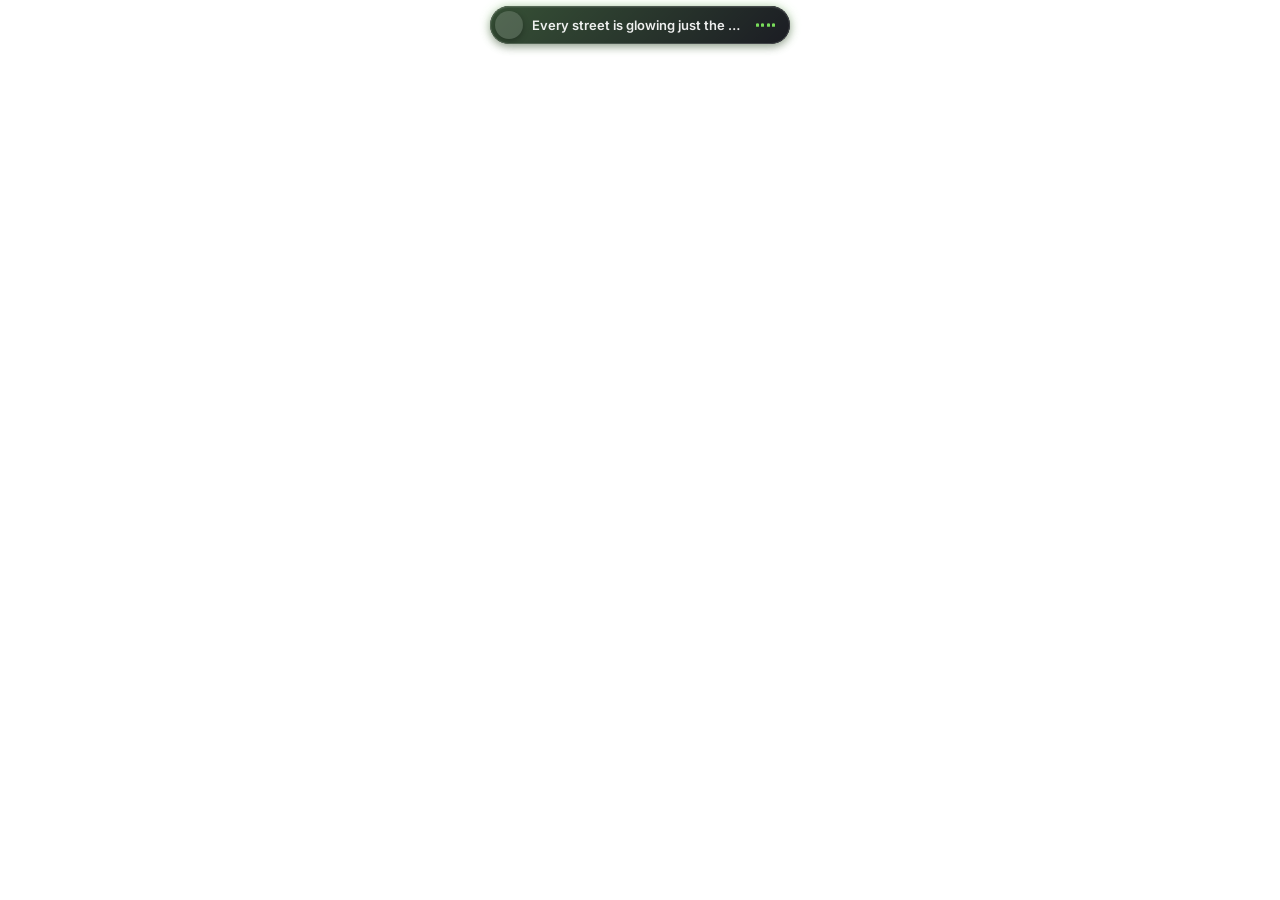
<file: ui/island.html>
<!DOCTYPE html>
<html lang="en">
<head>
<meta charset="utf-8">
<title>Wallplayer</title>
<link href="fonts/fonts.css" rel="stylesheet">
<style>
/* Dynamic Island: a capsule at the top of the screen, in the player's glass: the blurred, darkened cover the
   player bar sits on, its smoky tint, thin light edge and soft shadow. Small: cover, the line being sung, a
   little equaliser. Point at it: it opens to the song, a progress bar and the buttons. */
:root{--acc:255,255,255}
*{box-sizing:border-box;margin:0;padding:0}
html,body{width:100%;height:100%;background:transparent;overflow:hidden;user-select:none;-webkit-user-select:none;color:#fff;
  font-family:Inter,-apple-system,"SF Pro Text","Segoe UI Variable Text","Segoe UI",system-ui,sans-serif;-webkit-font-smoothing:antialiased}
button{font:inherit;color:inherit;background:none;border:0;cursor:pointer}
#isl{position:absolute;left:50%;top:6px;width:300px;height:38px;border-radius:19px;background:#1b1c22;overflow:hidden;cursor:default;isolation:isolate;
  transform:translateX(-50%) scale(.55,.4);transform-origin:50% 0;opacity:0;
  box-shadow:0 3px 8px rgba(0,0,0,.35),0 0 12px rgba(var(--acc),calc(.3 * var(--glow, 0)));
  transition:width .42s cubic-bezier(.3,1.25,.45,1),height .42s cubic-bezier(.3,1.25,.45,1),border-radius .42s,transform .38s cubic-bezier(.3,1.3,.45,1),opacity .22s,box-shadow .6s}
#isl.show{transform:translateX(-50%);opacity:1}
/* the glass: the cover blurred like the wallpaper behind the player, then the player bar's tint and edge */
.bg{position:absolute;inset:0;z-index:-1;overflow:hidden;border-radius:inherit;background:linear-gradient(135deg,rgba(var(--acc),.5),rgba(18,18,24,.9))}
.bg i{position:absolute;inset:-60%;background:center/cover no-repeat;filter:blur(18px) saturate(1.6) brightness(.62);opacity:0;transition:opacity .8s}
.bg i.on{opacity:1}
.bg::after{content:"";position:absolute;inset:0;background:rgba(36,38,46,.5);transition:background .6s}
#isl.dim .bg::after{background:rgba(20,21,26,.66)}
#isl::after{content:"";position:absolute;inset:0;border-radius:inherit;border:1px solid rgba(255,255,255,.16);box-shadow:0 1px 0 rgba(255,255,255,.06) inset;pointer-events:none}
#isl.open{width:384px;height:152px;border-radius:30px}
.art{position:absolute;left:5px;top:5px;width:28px;height:28px;border-radius:50%;background:rgba(255,255,255,.14) center/cover no-repeat;box-shadow:0 2px 6px rgba(0,0,0,.3);
  transition:left .42s cubic-bezier(.3,1.25,.45,1),top .42s cubic-bezier(.3,1.25,.45,1),width .42s cubic-bezier(.3,1.25,.45,1),height .42s cubic-bezier(.3,1.25,.45,1),border-radius .42s}
#isl.playing:not(.open) .art{animation:spin 14s linear infinite}
@keyframes spin{to{transform:rotate(360deg)}}
#isl.open .art{left:16px;top:16px;width:58px;height:58px;border-radius:14px}
/* small: one line */
.line{position:absolute;left:42px;right:46px;top:0;height:38px;transition:opacity .2s}
.line span{position:absolute;inset:0;display:block;line-height:38px;font-size:13px;font-weight:600;color:rgba(255,255,255,.92);white-space:nowrap;overflow:hidden;text-overflow:ellipsis;transition:opacity .35s,transform .35s}
.line span.out{opacity:0;transform:translateY(-8px)}
.line span.in{opacity:0;transform:translateY(8px)}
#isl.open .line{opacity:0;pointer-events:none}
.eq{position:absolute;right:15px;top:12px;height:14px;display:flex;align-items:center;gap:2.5px;transition:right .42s,top .42s}
.eq i{width:3px;height:100%;border-radius:2px;background:rgb(var(--acc));transform:scaleY(.25);transform-origin:center}
#isl.playing .eq i{animation:eq .9s ease-in-out infinite}
.eq i:nth-child(2){animation-delay:-.3s!important}.eq i:nth-child(3){animation-delay:-.6s!important}.eq i:nth-child(4){animation-delay:-.15s!important}
@keyframes eq{0%,100%{transform:scaleY(.3)}50%{transform:scaleY(1)}}
#isl.open .eq{right:20px;top:24px}
/* open: the song, the bar, the buttons */
.big{position:absolute;left:0;right:0;top:0;bottom:0;opacity:0;pointer-events:none;transition:opacity .2s}
#isl.open .big{opacity:1;pointer-events:auto;transition:opacity .3s .14s}
.meta{position:absolute;left:86px;right:52px;top:20px}
.meta b{display:block;font-size:15px;font-weight:700;white-space:nowrap;overflow:hidden;text-overflow:ellipsis}
.meta small{display:block;margin-top:2px;font-size:12.5px;color:rgba(255,255,255,.62);white-space:nowrap;overflow:hidden;text-overflow:ellipsis}
.meta em{display:block;margin-top:5px;font-style:normal;font-size:12px;font-weight:600;color:rgb(var(--acc));white-space:nowrap;overflow:hidden;text-overflow:ellipsis;min-height:15px}
.bar{position:absolute;left:18px;right:18px;top:88px;display:flex;align-items:center;gap:9px;font-size:10.5px;font-variant-numeric:tabular-nums;color:rgba(255,255,255,.5)}
.trk{flex:1;height:3px;border-radius:2px;background:rgba(255,255,255,.2);position:relative;cursor:pointer;transition:height .15s}
.trk::before{content:"";position:absolute;inset:-7px 0}
.trk:hover{height:5px}
.trk i{position:absolute;left:0;top:0;bottom:0;border-radius:2px;background:#fff;width:0}
.ctl{position:absolute;left:0;right:0;top:108px;height:36px;display:flex;align-items:center;justify-content:center;gap:22px}
.ctl button{width:34px;height:34px;border-radius:50%;display:grid;place-items:center;transition:background .15s,transform .12s}
.ctl button{color:rgba(255,255,255,.92)}
.ctl button:hover{background:rgba(255,255,255,.1)}
.ctl button:active{transform:scale(.9)}
.ctl svg{width:20px;height:20px;fill:currentColor}
.ctl .pp svg{width:24px;height:24px}
.ctl .go{position:absolute;right:16px}
.ctl .go svg{fill:none;stroke:rgba(255,255,255,.8);stroke-width:1.9;stroke-linecap:round;stroke-linejoin:round;width:17px;height:17px}
</style>
</head>
<body>
<div id="isl">
  <div class="bg"><i id="bgA"></i><i id="bgB"></i></div>
  <div class="art" id="art"></div>
  <div class="line" id="line"><span></span></div>
  <div class="eq"><i></i><i></i><i></i><i></i></div>
  <div class="big">
    <div class="meta"><b id="ttl"></b><small id="sub"></small><em id="ly"></em></div>
    <div class="bar"><span id="t0">0:00</span><div class="trk" id="trk"><i id="fill"></i></div><span id="t1">0:00</span></div>
    <div class="ctl">
      <button id="bPrev"><svg viewBox="0 0 24 24"><path d="M11.5 6.2v11.6L3.6 12zM20.4 6.2v11.6L12.5 12z"/></svg></button>
      <button class="pp" id="bPlay"></button>
      <button id="bNext"><svg viewBox="0 0 24 24"><path d="M12.5 6.2v11.6l7.9-5.8zM3.6 6.2v11.6l7.9-5.8z"/></svg></button>
      <button class="go" id="bOpen"><svg viewBox="0 0 24 24"><path d="M14 4h6v6M20 4l-6.5 6.5M10 20H4v-6M4 20l6.5-6.5"/></svg></button>
    </div>
  </div>
</div>
<script>
"use strict";
const T = window.__TAURI__ || null;
const $ = s => document.querySelector(s);
const invoke = (c, a) => T ? T.core.invoke(c, a) : Promise.reject('no-tauri');
const send = (c, v) => { if (T) T.event.emit('island-cmd', {c, v}).catch(() => {}) };
const clamp = (v, a, b) => Math.max(a, Math.min(b, v));
const fmt = s => { s = Math.max(0, Math.floor(s || 0)); return Math.floor(s / 60) + ':' + String(s % 60).padStart(2, '0') };
// same saved language as the player
let lang = 'en'; try { lang = (JSON.parse(localStorage.getItem('wp.look') || '{}').lang) || (navigator.language || '').slice(0, 2) } catch(e){}
const VI = lang === 'vi';
const TX = VI ? {none: 'Chưa phát', prev: 'Bài trước', play: 'Phát', pause: 'Tạm dừng', next: 'Bài tiếp', open: 'Mở Wallplayer'}
              : {none: 'Not Playing', prev: 'Previous', play: 'Play', pause: 'Pause', next: 'Next', open: 'Open Wallplayer'};
$('#bPrev').title = TX.prev; $('#bNext').title = TX.next; $('#bOpen').title = TX.open;
const PLAY = '<svg viewBox="0 0 24 24"><path d="M7 4.8v14.4c0 .8.9 1.3 1.6.9l11.3-7.2c.6-.4.6-1.4 0-1.8L8.6 3.9C7.9 3.5 7 4 7 4.8z"/></svg>';
const PAUSE = '<svg viewBox="0 0 24 24"><rect x="5.5" y="4" width="4.6" height="16" rx="1.3"/><rect x="13.9" y="4" width="4.6" height="16" rx="1.3"/></svg>';

// what plays: the player's own broadcast (it is also what the other displays draw from);
// Windows' media session as a stand-in when the player has gone quiet for a while
const ST = {track: null, pos: 0, at: 0, playing: false, dur: 0, lyr: [], lo: 0, acc: '255,255,255', lyrOn: true, dim: false, last: 0};
const SYS = {m: null, at: 0, art: ''};
function state(m){
  if (!m) return; ST.last = performance.now();
  ST.pos = m.pos || 0; ST.playing = !!m.playing; ST.at = performance.now() - clamp(Date.now() - (m.at || Date.now()), 0, 2000);
  if (m.hasTrack){ ST.track = m.track || null; ST.dur = (ST.track && ST.track.duration) || 0 }
  if (m.dur) ST.dur = m.dur;
  if (m.lyr) ST.lyr = m.lyr;
  if (m.lo != null) ST.lo = m.lo;
  if (m.acc) ST.acc = m.acc;
  if (m.islLyr != null) ST.lyrOn = m.islLyr;
  if (m.dim != null) ST.dim = !!m.dim;
  draw();
}
function now(){
  const stale = performance.now() - ST.last > 4000 && SYS.m && SYS.m.has;
  if (stale){ const m = SYS.m, p = m.position_ms / 1000 + (m.playing ? (Date.now() - (m.updated_ms > 0 ? m.updated_ms : SYS.at)) / 1000 : 0);
    return {title: m.title, artist: m.artist, art: SYS.art, playing: m.playing, pos: m.duration_ms ? Math.min(p, m.duration_ms / 1000) : p, dur: m.duration_ms / 1000, lyr: []} }
  const t = ST.track;
  return {title: t ? t.title : '', artist: t ? t.artist : '', art: t ? t.art : '', playing: ST.playing, pos: ST.pos + (ST.playing ? (performance.now() - ST.at) / 1000 : 0), dur: ST.dur, lyr: ST.lyr};
}
function lineAt(lyr, pos){
  let i = -1; for (let k = 0; k < lyr.length; k++){ if (lyr[k].t <= pos + .12) i = k; else break }
  if (i < 0) return '';
  const L = lyr[i], nx = lyr[i + 1], end = L.e ? L.e + 1.5 : nx ? Math.min(nx.t, L.t + 9) : L.t + 6;
  return pos < end ? L.text : '♪';
}
let lastArt = '', lastLine = null, bgFlip = false;
// the cover behind the glass crossfades to the next song's
function glassArt(u){
  const a = $(bgFlip ? '#bgA' : '#bgB'), b = $(bgFlip ? '#bgB' : '#bgA'); bgFlip = !bgFlip;
  if (!u){ a.classList.remove('on'); b.classList.remove('on'); return }
  const img = new Image(); img.onload = () => { a.style.backgroundImage = u; a.classList.add('on'); b.classList.remove('on') }; img.src = u.slice(5, -2).replace(/%22/g, '"');
}
function setLine(txt){
  if (txt === lastLine) return; lastLine = txt;
  const box = $('#line'), old = box.querySelector('span:not(.out)'), s = document.createElement('span');
  s.textContent = txt; s.className = 'in'; box.appendChild(s);
  requestAnimationFrame(() => requestAnimationFrame(() => s.classList.remove('in')));
  if (old){ old.classList.add('out'); setTimeout(() => old.remove(), 400) }
}
function draw(){
  const n = now(), isl = $('#isl');
  document.documentElement.style.setProperty('--acc', ST.acc);
  isl.classList.toggle('playing', !!n.playing); isl.style.setProperty('--glow', n.playing ? 1 : 0);
  isl.classList.toggle('dim', ST.dim);
  if (n.art !== lastArt){ lastArt = n.art; const u = n.art ? `url("${String(n.art).replace(/"/g, '%22')}")` : ''; $('#art').style.backgroundImage = u; glassArt(u) }
  const sung = ST.lyrOn && n.lyr && n.lyr.length ? lineAt(n.lyr, n.pos + ST.lo) : '';
  setLine(sung || (n.title ? n.title + (n.artist ? ' · ' + n.artist : '') : TX.none));
  $('#ttl').textContent = n.title || TX.none; $('#sub').textContent = n.artist || '';
  $('#ly').textContent = n.lyr && n.lyr.length ? lineAt(n.lyr, n.pos + ST.lo).replace('♪', '') : '';
  $('#bPlay').innerHTML = n.playing ? PAUSE : PLAY; $('#bPlay').title = n.playing ? TX.pause : TX.play;
  $('#t0').textContent = fmt(n.pos); $('#t1').textContent = n.dur ? fmt(n.dur) : '';
  $('#fill').style.width = n.dur ? (clamp(n.pos / n.dur, 0, 1) * 100).toFixed(2) + '%' : '0%';
}

// grows while the mouse points at it
let shut = 0, isOpen = false;
function open(on){
  clearTimeout(shut);
  if (on === isOpen) return; isOpen = on;
  if (on){ invoke('island_size', {open: true}).catch(() => {}); requestAnimationFrame(() => $('#isl').classList.add('open')) }
  else { $('#isl').classList.remove('open'); shut = setTimeout(() => invoke('island_size', {open: false}).catch(() => {}), 430) }
}
$('#isl').addEventListener('mouseenter', () => open(true));
$('#isl').addEventListener('mouseleave', () => { clearTimeout(shut); shut = setTimeout(() => open(false), 380) });
$('#bPlay').onclick = () => { send('toggle'); ST.playing = !ST.playing; ST.at = performance.now(); draw() };
$('#bNext').onclick = () => send('next');
$('#bPrev').onclick = () => send('prev');
$('#bOpen').onclick = () => { open(false); send('open') };
$('#trk').addEventListener('click', e => { const r = e.currentTarget.getBoundingClientRect(); send('seek', clamp((e.clientX - r.left) / r.width, 0, 1)) });

let tick = 0;
function visible(on){
  const isl = $('#isl');
  if (on){ draw(); requestAnimationFrame(() => isl.classList.add('show')); if (!tick) tick = setInterval(draw, 250) }
  else { isl.classList.remove('show', 'open'); isOpen = false; clearInterval(tick); tick = 0 }
}
if (T){
  T.event.listen('mirror-state', e => state(e.payload));
  T.event.listen('media', e => { SYS.m = e.payload; SYS.at = Date.now() });
  T.event.listen('media-art', e => { SYS.art = e.payload || '' });
  T.event.listen('island-vis', e => visible(!!e.payload));
  send('ready');   // the player answers with everything it knows
} else {
  // opened in a browser: a sample
  state({hasTrack: true, track: {title: 'Toxic Bloom (Studio Session)', artist: 'Vero Wilde', art: '', duration: 214}, pos: 64, playing: true, at: Date.now(), acc: '120,220,90',
    lyr: [{t: 60, text: 'Every street is glowing just the same'}, {t: 70, text: 'Neon lights are calling out my name'}]});
  visible(true);
}
</script>
</body>
</html>
</file>
<file: ui/fonts/fonts.css>
/* Fonts bundled with the app (no request to Google Fonts). From Fontsource, SIL Open Font License 1.1. */
@font-face {
  font-family: 'Inter';
  font-style: normal;
  font-display: swap;
  font-weight: 100 900;
  src: url(inter-cyrillic-ext-wght-normal.woff2) format('woff2-variations');
  unicode-range: U+0460-052F,U+1C80-1C8A,U+20B4,U+2DE0-2DFF,U+A640-A69F,U+FE2E-FE2F;
}
@font-face {
  font-family: 'Inter';
  font-style: normal;
  font-display: swap;
  font-weight: 100 900;
  src: url(inter-cyrillic-wght-normal.woff2) format('woff2-variations');
  unicode-range: U+0301,U+0400-045F,U+0490-0491,U+04B0-04B1,U+2116;
}
@font-face {
  font-family: 'Inter';
  font-style: normal;
  font-display: swap;
  font-weight: 100 900;
  src: url(inter-greek-ext-wght-normal.woff2) format('woff2-variations');
  unicode-range: U+1F00-1FFF;
}
@font-face {
  font-family: 'Inter';
  font-style: normal;
  font-display: swap;
  font-weight: 100 900;
  src: url(inter-greek-wght-normal.woff2) format('woff2-variations');
  unicode-range: U+0370-0377,U+037A-037F,U+0384-038A,U+038C,U+038E-03A1,U+03A3-03FF;
}
@font-face {
  font-family: 'Inter';
  font-style: normal;
  font-display: swap;
  font-weight: 100 900;
  src: url(inter-vietnamese-wght-normal.woff2) format('woff2-variations');
  unicode-range: U+0102-0103,U+0110-0111,U+0128-0129,U+0168-0169,U+01A0-01A1,U+01AF-01B0,U+0300-0301,U+0303-0304,U+0308-0309,U+0323,U+0329,U+1EA0-1EF9,U+20AB;
}
@font-face {
  font-family: 'Inter';
  font-style: normal;
  font-display: swap;
  font-weight: 100 900;
  src: url(inter-latin-ext-wght-normal.woff2) format('woff2-variations');
  unicode-range: U+0100-02BA,U+02BD-02C5,U+02C7-02CC,U+02CE-02D7,U+02DD-02FF,U+0304,U+0308,U+0329,U+1D00-1DBF,U+1E00-1E9F,U+1EF2-1EFF,U+2020,U+20A0-20AB,U+20AD-20C0,U+2113,U+2C60-2C7F,U+A720-A7FF;
}
@font-face {
  font-family: 'Inter';
  font-style: normal;
  font-display: swap;
  font-weight: 100 900;
  src: url(inter-latin-wght-normal.woff2) format('woff2-variations');
  unicode-range: U+0000-00FF,U+0131,U+0152-0153,U+02BB-02BC,U+02C6,U+02DA,U+02DC,U+0304,U+0308,U+0329,U+2000-206F,U+20AC,U+2122,U+2191,U+2193,U+2212,U+2215,U+FEFF,U+FFFD;
}
@font-face {
  font-family: 'Nunito';
  font-style: normal;
  font-display: swap;
  font-weight: 200 1000;
  src: url(nunito-cyrillic-ext-wght-normal.woff2) format('woff2-variations');
  unicode-range: U+0460-052F,U+1C80-1C8A,U+20B4,U+2DE0-2DFF,U+A640-A69F,U+FE2E-FE2F;
}
@font-face {
  font-family: 'Nunito';
  font-style: normal;
  font-display: swap;
  font-weight: 200 1000;
  src: url(nunito-cyrillic-wght-normal.woff2) format('woff2-variations');
  unicode-range: U+0301,U+0400-045F,U+0490-0491,U+04B0-04B1,U+2116;
}
@font-face {
  font-family: 'Nunito';
  font-style: normal;
  font-display: swap;
  font-weight: 200 1000;
  src: url(nunito-vietnamese-wght-normal.woff2) format('woff2-variations');
  unicode-range: U+0102-0103,U+0110-0111,U+0128-0129,U+0168-0169,U+01A0-01A1,U+01AF-01B0,U+0300-0301,U+0303-0304,U+0308-0309,U+0323,U+0329,U+1EA0-1EF9,U+20AB;
}
@font-face {
  font-family: 'Nunito';
  font-style: normal;
  font-display: swap;
  font-weight: 200 1000;
  src: url(nunito-latin-ext-wght-normal.woff2) format('woff2-variations');
  unicode-range: U+0100-02BA,U+02BD-02C5,U+02C7-02CC,U+02CE-02D7,U+02DD-02FF,U+0304,U+0308,U+0329,U+1D00-1DBF,U+1E00-1E9F,U+1EF2-1EFF,U+2020,U+20A0-20AB,U+20AD-20C0,U+2113,U+2C60-2C7F,U+A720-A7FF;
}
@font-face {
  font-family: 'Nunito';
  font-style: normal;
  font-display: swap;
  font-weight: 200 1000;
  src: url(nunito-latin-wght-normal.woff2) format('woff2-variations');
  unicode-range: U+0000-00FF,U+0131,U+0152-0153,U+02BB-02BC,U+02C6,U+02DA,U+02DC,U+0304,U+0308,U+0329,U+2000-206F,U+20AC,U+2122,U+2191,U+2193,U+2212,U+2215,U+FEFF,U+FFFD;
}
@font-face {
  font-family: 'Playfair Display';
  font-style: normal;
  font-display: swap;
  font-weight: 400 900;
  src: url(playfair-display-cyrillic-wght-normal.woff2) format('woff2-variations');
  unicode-range: U+0301,U+0400-045F,U+0490-0491,U+04B0-04B1,U+2116;
}
@font-face {
  font-family: 'Playfair Display';
  font-style: normal;
  font-display: swap;
  font-weight: 400 900;
  src: url(playfair-display-vietnamese-wght-normal.woff2) format('woff2-variations');
  unicode-range: U+0102-0103,U+0110-0111,U+0128-0129,U+0168-0169,U+01A0-01A1,U+01AF-01B0,U+0300-0301,U+0303-0304,U+0308-0309,U+0323,U+0329,U+1EA0-1EF9,U+20AB;
}
@font-face {
  font-family: 'Playfair Display';
  font-style: normal;
  font-display: swap;
  font-weight: 400 900;
  src: url(playfair-display-latin-ext-wght-normal.woff2) format('woff2-variations');
  unicode-range: U+0100-02BA,U+02BD-02C5,U+02C7-02CC,U+02CE-02D7,U+02DD-02FF,U+0304,U+0308,U+0329,U+1D00-1DBF,U+1E00-1E9F,U+1EF2-1EFF,U+2020,U+20A0-20AB,U+20AD-20C0,U+2113,U+2C60-2C7F,U+A720-A7FF;
}
@font-face {
  font-family: 'Playfair Display';
  font-style: normal;
  font-display: swap;
  font-weight: 400 900;
  src: url(playfair-display-latin-wght-normal.woff2) format('woff2-variations');
  unicode-range: U+0000-00FF,U+0131,U+0152-0153,U+02BB-02BC,U+02C6,U+02DA,U+02DC,U+0304,U+0308,U+0329,U+2000-206F,U+20AC,U+2122,U+2191,U+2193,U+2212,U+2215,U+FEFF,U+FFFD;
}
@font-face {
  font-family: 'Playfair Display';
  font-style: italic;
  font-display: swap;
  font-weight: 400 900;
  src: url(playfair-display-cyrillic-wght-italic.woff2) format('woff2-variations');
  unicode-range: U+0301,U+0400-045F,U+0490-0491,U+04B0-04B1,U+2116;
}
@font-face {
  font-family: 'Playfair Display';
  font-style: italic;
  font-display: swap;
  font-weight: 400 900;
  src: url(playfair-display-vietnamese-wght-italic.woff2) format('woff2-variations');
  unicode-range: U+0102-0103,U+0110-0111,U+0128-0129,U+0168-0169,U+01A0-01A1,U+01AF-01B0,U+0300-0301,U+0303-0304,U+0308-0309,U+0323,U+0329,U+1EA0-1EF9,U+20AB;
}
@font-face {
  font-family: 'Playfair Display';
  font-style: italic;
  font-display: swap;
  font-weight: 400 900;
  src: url(playfair-display-latin-ext-wght-italic.woff2) format('woff2-variations');
  unicode-range: U+0100-02BA,U+02BD-02C5,U+02C7-02CC,U+02CE-02D7,U+02DD-02FF,U+0304,U+0308,U+0329,U+1D00-1DBF,U+1E00-1E9F,U+1EF2-1EFF,U+2020,U+20A0-20AB,U+20AD-20C0,U+2113,U+2C60-2C7F,U+A720-A7FF;
}
@font-face {
  font-family: 'Playfair Display';
  font-style: italic;
  font-display: swap;
  font-weight: 400 900;
  src: url(playfair-display-latin-wght-italic.woff2) format('woff2-variations');
  unicode-range: U+0000-00FF,U+0131,U+0152-0153,U+02BB-02BC,U+02C6,U+02DA,U+02DC,U+0304,U+0308,U+0329,U+2000-206F,U+20AC,U+2122,U+2191,U+2193,U+2212,U+2215,U+FEFF,U+FFFD;
}
@font-face {
  font-family: 'Big Shoulders Display';
  font-style: normal;
  font-display: swap;
  font-weight: 100 900;
  src: url(big-shoulders-display-vietnamese-wght-normal.woff2) format('woff2-variations');
  unicode-range: U+0102-0103,U+0110-0111,U+0128-0129,U+0168-0169,U+01A0-01A1,U+01AF-01B0,U+0300-0301,U+0303-0304,U+0308-0309,U+0323,U+0329,U+1EA0-1EF9,U+20AB;
}
@font-face {
  font-family: 'Big Shoulders Display';
  font-style: normal;
  font-display: swap;
  font-weight: 100 900;
  src: url(big-shoulders-display-latin-ext-wght-normal.woff2) format('woff2-variations');
  unicode-range: U+0100-02BA,U+02BD-02C5,U+02C7-02CC,U+02CE-02D7,U+02DD-02FF,U+0304,U+0308,U+0329,U+1D00-1DBF,U+1E00-1E9F,U+1EF2-1EFF,U+2020,U+20A0-20AB,U+20AD-20C0,U+2113,U+2C60-2C7F,U+A720-A7FF;
}
@font-face {
  font-family: 'Big Shoulders Display';
  font-style: normal;
  font-display: swap;
  font-weight: 100 900;
  src: url(big-shoulders-display-latin-wght-normal.woff2) format('woff2-variations');
  unicode-range: U+0000-00FF,U+0131,U+0152-0153,U+02BB-02BC,U+02C6,U+02DA,U+02DC,U+0304,U+0308,U+0329,U+2000-206F,U+20AC,U+2122,U+2191,U+2193,U+2212,U+2215,U+FEFF,U+FFFD;
}
@font-face {
  font-family: 'Anton';
  font-style: normal;
  font-display: swap;
  font-weight: 400;
  src: url(anton-vietnamese-400-normal.woff2) format('woff2'), url(fonts/anton-vietnamese-400-normal.woff) format('woff');
  unicode-range: U+0102-0103,U+0110-0111,U+0128-0129,U+0168-0169,U+01A0-01A1,U+01AF-01B0,U+0300-0301,U+0303-0304,U+0308-0309,U+0323,U+0329,U+1EA0-1EF9,U+20AB;
}
@font-face {
  font-family: 'Anton';
  font-style: normal;
  font-display: swap;
  font-weight: 400;
  src: url(anton-latin-ext-400-normal.woff2) format('woff2'), url(fonts/anton-latin-ext-400-normal.woff) format('woff');
  unicode-range: U+0100-02BA,U+02BD-02C5,U+02C7-02CC,U+02CE-02D7,U+02DD-02FF,U+0304,U+0308,U+0329,U+1D00-1DBF,U+1E00-1E9F,U+1EF2-1EFF,U+2020,U+20A0-20AB,U+20AD-20C0,U+2113,U+2C60-2C7F,U+A720-A7FF;
}
@font-face {
  font-family: 'Anton';
  font-style: normal;
  font-display: swap;
  font-weight: 400;
  src: url(anton-latin-400-normal.woff2) format('woff2'), url(fonts/anton-latin-400-normal.woff) format('woff');
  unicode-range: U+0000-00FF,U+0131,U+0152-0153,U+02BB-02BC,U+02C6,U+02DA,U+02DC,U+0304,U+0308,U+0329,U+2000-206F,U+20AC,U+2122,U+2191,U+2193,U+2212,U+2215,U+FEFF,U+FFFD;
}
@font-face {
  font-family: 'Space Mono';
  font-style: normal;
  font-display: swap;
  font-weight: 400;
  src: url(space-mono-vietnamese-400-normal.woff2) format('woff2'), url(fonts/space-mono-vietnamese-400-normal.woff) format('woff');
  unicode-range: U+0102-0103,U+0110-0111,U+0128-0129,U+0168-0169,U+01A0-01A1,U+01AF-01B0,U+0300-0301,U+0303-0304,U+0308-0309,U+0323,U+0329,U+1EA0-1EF9,U+20AB;
}
@font-face {
  font-family: 'Space Mono';
  font-style: normal;
  font-display: swap;
  font-weight: 400;
  src: url(space-mono-latin-ext-400-normal.woff2) format('woff2'), url(fonts/space-mono-latin-ext-400-normal.woff) format('woff');
  unicode-range: U+0100-02BA,U+02BD-02C5,U+02C7-02CC,U+02CE-02D7,U+02DD-02FF,U+0304,U+0308,U+0329,U+1D00-1DBF,U+1E00-1E9F,U+1EF2-1EFF,U+2020,U+20A0-20AB,U+20AD-20C0,U+2113,U+2C60-2C7F,U+A720-A7FF;
}
@font-face {
  font-family: 'Space Mono';
  font-style: normal;
  font-display: swap;
  font-weight: 400;
  src: url(space-mono-latin-400-normal.woff2) format('woff2'), url(fonts/space-mono-latin-400-normal.woff) format('woff');
  unicode-range: U+0000-00FF,U+0131,U+0152-0153,U+02BB-02BC,U+02C6,U+02DA,U+02DC,U+0304,U+0308,U+0329,U+2000-206F,U+20AC,U+2122,U+2191,U+2193,U+2212,U+2215,U+FEFF,U+FFFD;
}
@font-face {
  font-family: 'Space Mono';
  font-style: normal;
  font-display: swap;
  font-weight: 700;
  src: url(space-mono-vietnamese-700-normal.woff2) format('woff2'), url(fonts/space-mono-vietnamese-700-normal.woff) format('woff');
  unicode-range: U+0102-0103,U+0110-0111,U+0128-0129,U+0168-0169,U+01A0-01A1,U+01AF-01B0,U+0300-0301,U+0303-0304,U+0308-0309,U+0323,U+0329,U+1EA0-1EF9,U+20AB;
}
@font-face {
  font-family: 'Space Mono';
  font-style: normal;
  font-display: swap;
  font-weight: 700;
  src: url(space-mono-latin-ext-700-normal.woff2) format('woff2'), url(fonts/space-mono-latin-ext-700-normal.woff) format('woff');
  unicode-range: U+0100-02BA,U+02BD-02C5,U+02C7-02CC,U+02CE-02D7,U+02DD-02FF,U+0304,U+0308,U+0329,U+1D00-1DBF,U+1E00-1E9F,U+1EF2-1EFF,U+2020,U+20A0-20AB,U+20AD-20C0,U+2113,U+2C60-2C7F,U+A720-A7FF;
}
@font-face {
  font-family: 'Space Mono';
  font-style: normal;
  font-display: swap;
  font-weight: 700;
  src: url(space-mono-latin-700-normal.woff2) format('woff2'), url(fonts/space-mono-latin-700-normal.woff) format('woff');
  unicode-range: U+0000-00FF,U+0131,U+0152-0153,U+02BB-02BC,U+02C6,U+02DA,U+02DC,U+0304,U+0308,U+0329,U+2000-206F,U+20AC,U+2122,U+2191,U+2193,U+2212,U+2215,U+FEFF,U+FFFD;
}
@font-face {
  font-family: 'Roboto';
  font-style: normal;
  font-display: swap;
  font-weight: 500;
  src: url(roboto-cyrillic-ext-500-normal.woff2) format('woff2'), url(fonts/roboto-cyrillic-ext-500-normal.woff) format('woff');
  unicode-range: U+0460-052F,U+1C80-1C8A,U+20B4,U+2DE0-2DFF,U+A640-A69F,U+FE2E-FE2F;
}
@font-face {
  font-family: 'Roboto';
  font-style: normal;
  font-display: swap;
  font-weight: 500;
  src: url(roboto-cyrillic-500-normal.woff2) format('woff2'), url(fonts/roboto-cyrillic-500-normal.woff) format('woff');
  unicode-range: U+0301,U+0400-045F,U+0490-0491,U+04B0-04B1,U+2116;
}
@font-face {
  font-family: 'Roboto';
  font-style: normal;
  font-display: swap;
  font-weight: 500;
  src: url(roboto-greek-ext-500-normal.woff2) format('woff2'), url(fonts/roboto-greek-ext-500-normal.woff) format('woff');
  unicode-range: U+1F00-1FFF;
}
@font-face {
  font-family: 'Roboto';
  font-style: normal;
  font-display: swap;
  font-weight: 500;
  src: url(roboto-greek-500-normal.woff2) format('woff2'), url(fonts/roboto-greek-500-normal.woff) format('woff');
  unicode-range: U+0370-0377,U+037A-037F,U+0384-038A,U+038C,U+038E-03A1,U+03A3-03FF;
}
@font-face {
  font-family: 'Roboto';
  font-style: normal;
  font-display: swap;
  font-weight: 500;
  src: url(roboto-vietnamese-500-normal.woff2) format('woff2'), url(fonts/roboto-vietnamese-500-normal.woff) format('woff');
  unicode-range: U+0102-0103,U+0110-0111,U+0128-0129,U+0168-0169,U+01A0-01A1,U+01AF-01B0,U+0300-0301,U+0303-0304,U+0308-0309,U+0323,U+0329,U+1EA0-1EF9,U+20AB;
}
@font-face {
  font-family: 'Roboto';
  font-style: normal;
  font-display: swap;
  font-weight: 500;
  src: url(roboto-latin-ext-500-normal.woff2) format('woff2'), url(fonts/roboto-latin-ext-500-normal.woff) format('woff');
  unicode-range: U+0100-02BA,U+02BD-02C5,U+02C7-02CC,U+02CE-02D7,U+02DD-02FF,U+0304,U+0308,U+0329,U+1D00-1DBF,U+1E00-1E9F,U+1EF2-1EFF,U+2020,U+20A0-20AB,U+20AD-20C0,U+2113,U+2C60-2C7F,U+A720-A7FF;
}
@font-face {
  font-family: 'Roboto';
  font-style: normal;
  font-display: swap;
  font-weight: 500;
  src: url(roboto-latin-500-normal.woff2) format('woff2'), url(fonts/roboto-latin-500-normal.woff) format('woff');
  unicode-range: U+0000-00FF,U+0131,U+0152-0153,U+02BB-02BC,U+02C6,U+02DA,U+02DC,U+0304,U+0308,U+0329,U+2000-206F,U+20AC,U+2122,U+2191,U+2193,U+2212,U+2215,U+FEFF,U+FFFD;
}
</file>
